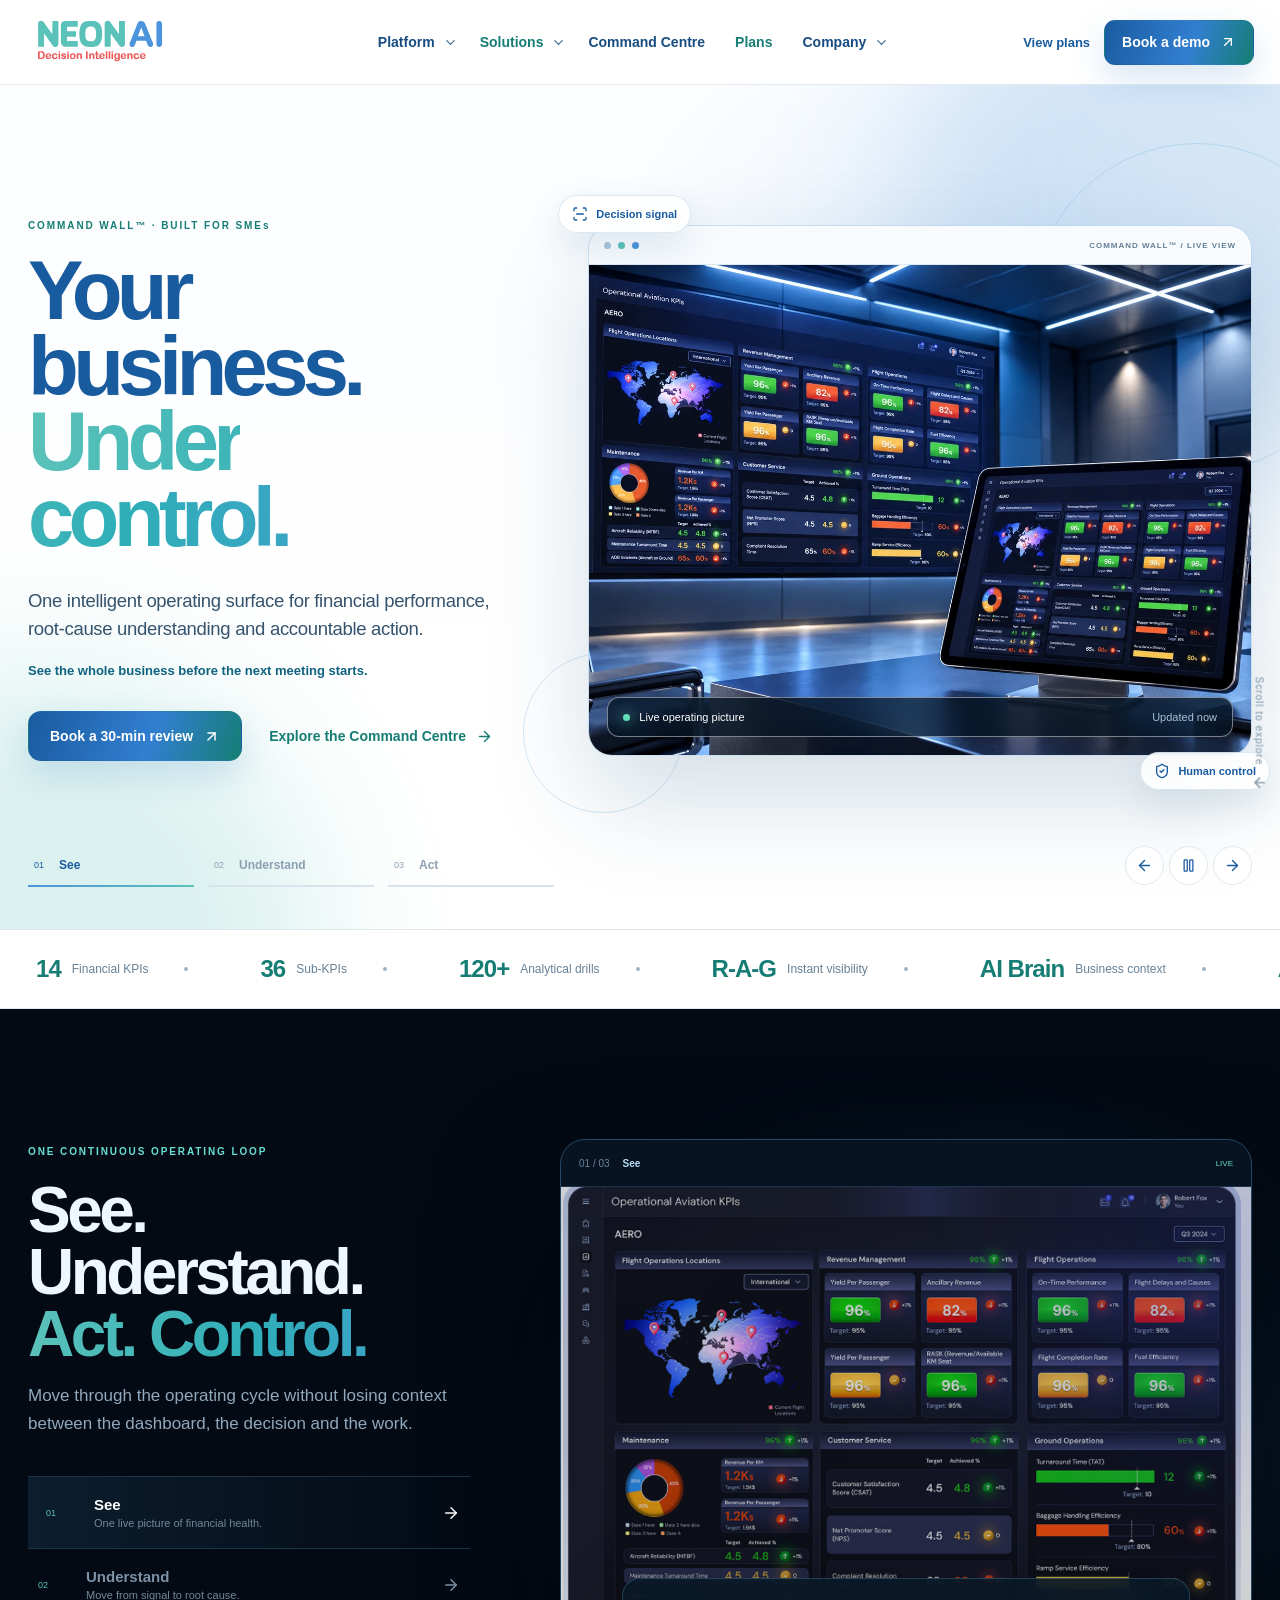
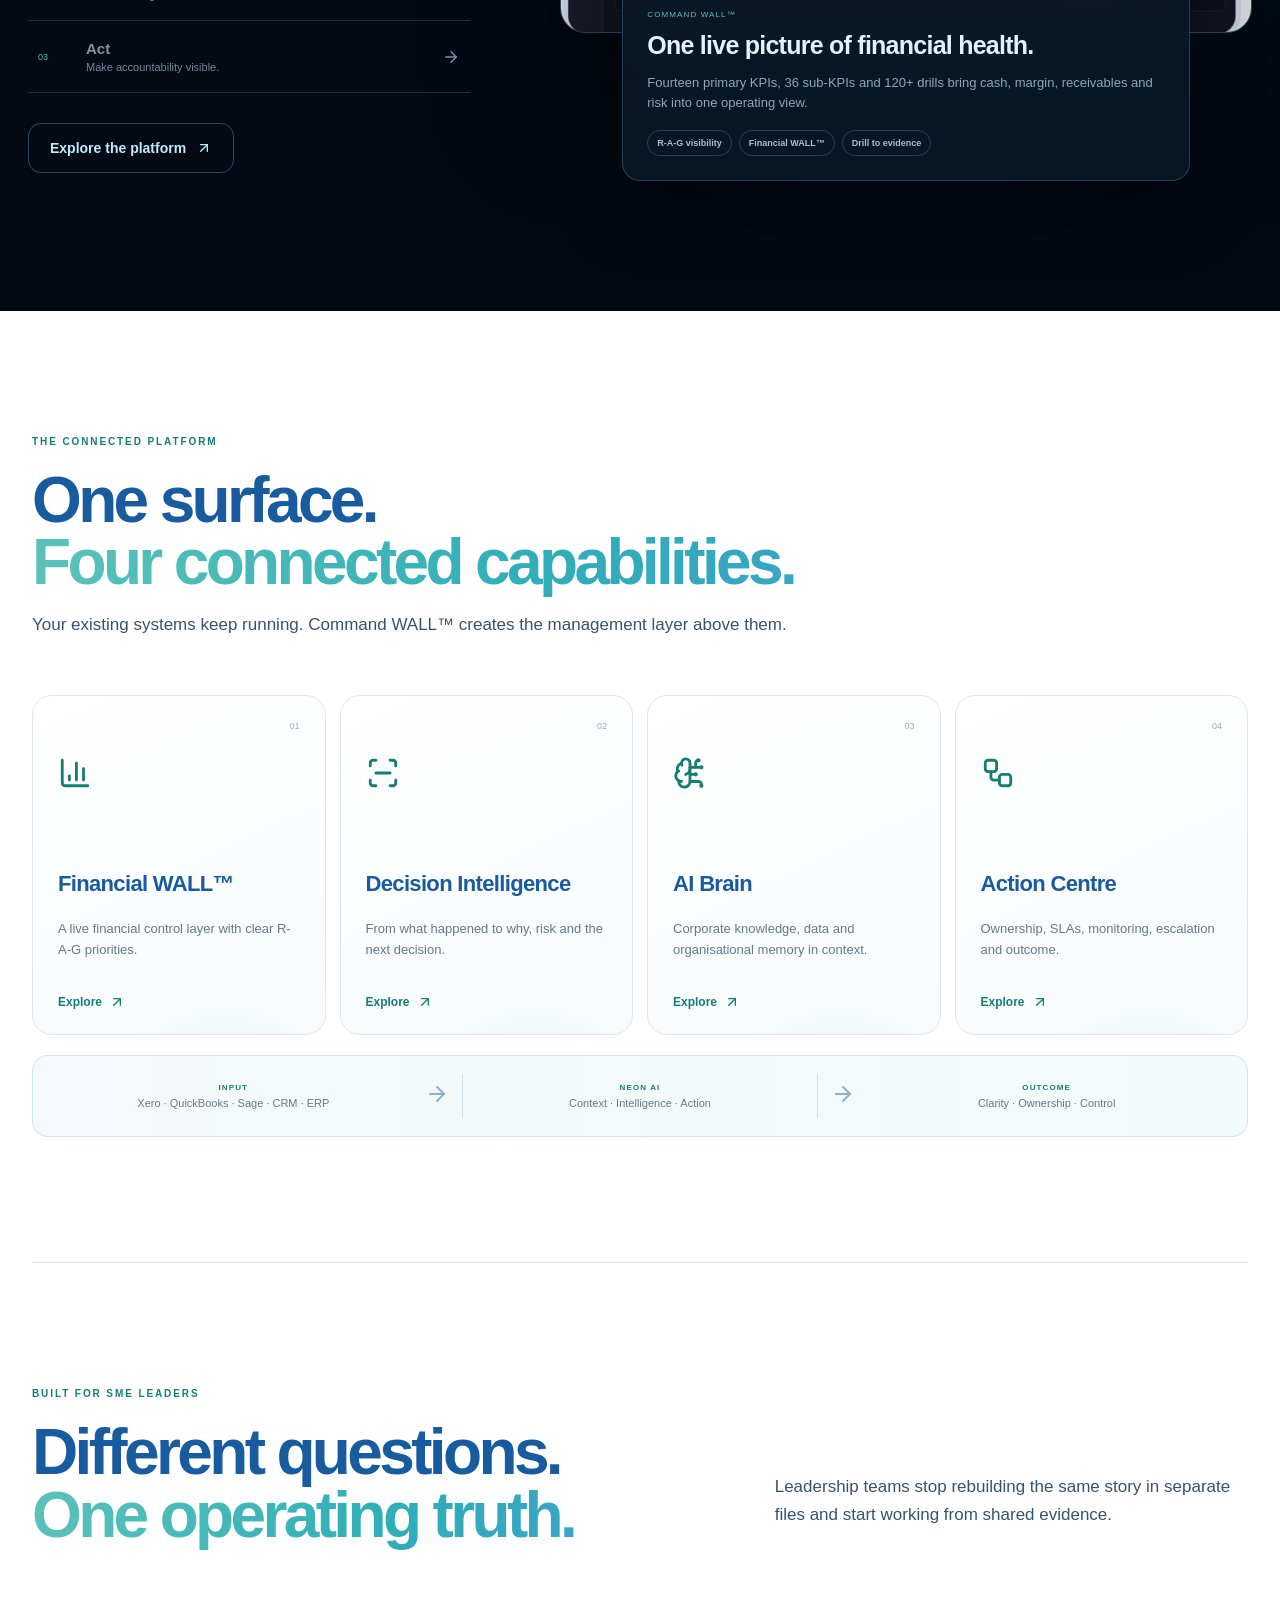
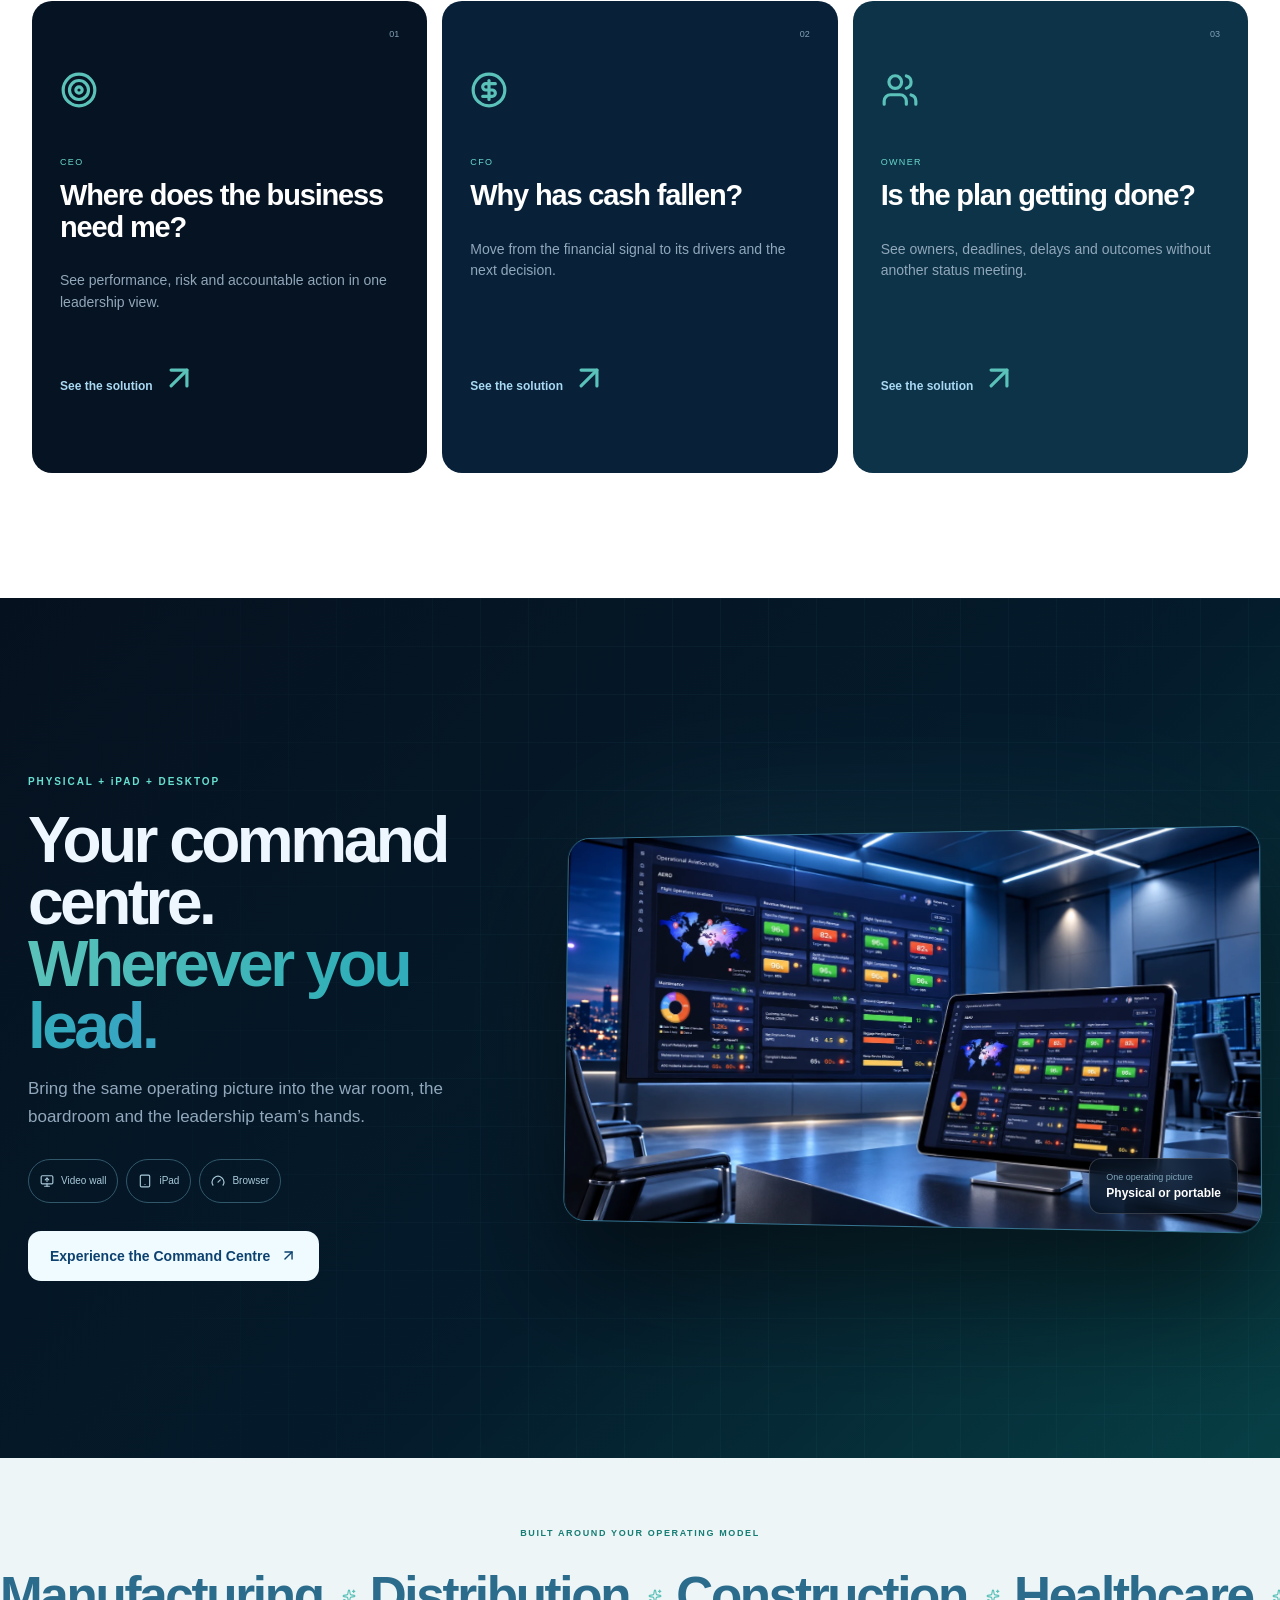
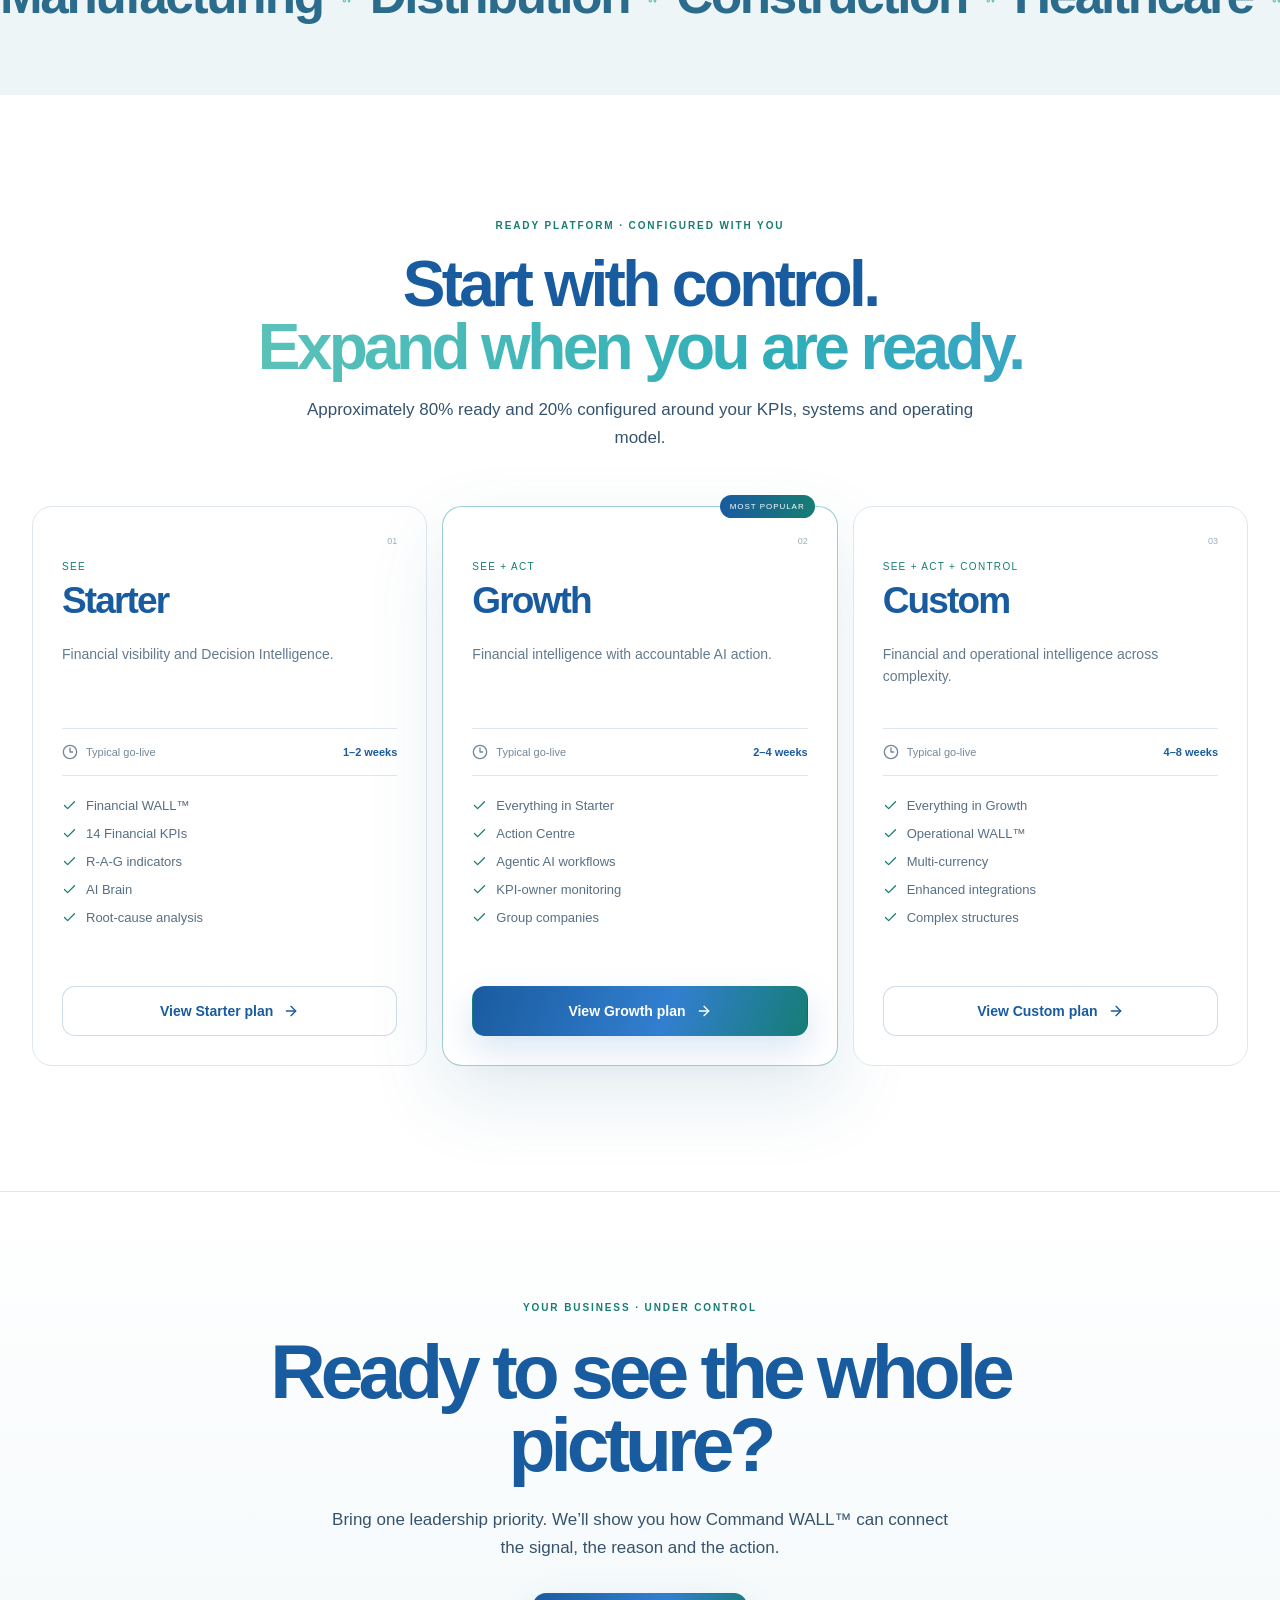
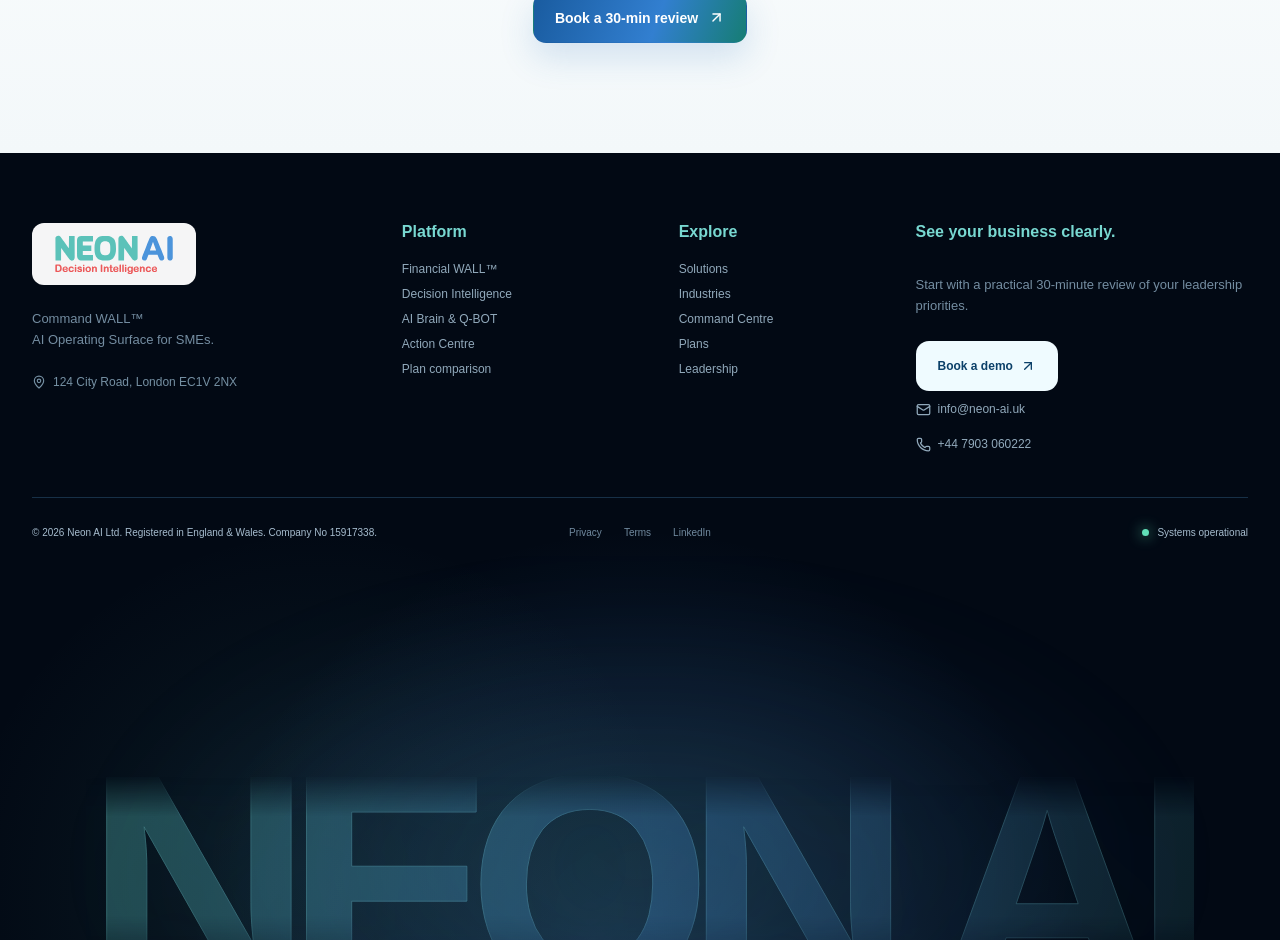
<file: index.html>
<!DOCTYPE html><html lang="en"><head><meta charSet="utf-8"/><meta name="viewport" content="width=device-width, initial-scale=1"/><link rel="preload" as="image" href="/assets/neon-logo.svg"/><link rel="preload" as="image" href="/assets/command-centre-ipad.webp"/><link rel="preload" as="image" href="/assets/v7-1.png"/><link rel="stylesheet" href="/_next/static/chunks/2rkn5nt3axmb6.css" data-precedence="next"/><link rel="preload" as="script" fetchPriority="low" href="/_next/static/chunks/0q7czltkgn3qh.js"/><script src="/_next/static/chunks/22y6wvv-_re20.js" async=""></script><script src="/_next/static/chunks/30ie7z9i1k572.js" async=""></script><script src="/_next/static/chunks/3zmhy5np4pm-w.js" async=""></script><script src="/_next/static/chunks/turbopack-1yi97q2lp8ugo.js" async=""></script><script src="/_next/static/chunks/0-4zpttn2a9wb.js" async=""></script><script src="/_next/static/chunks/3agka_bjuz1-q.js" async=""></script><title>Command WALL™ | Neon AI — Your business. Under control.</title><meta name="description" content="AI Operating Surface for SMEs. Financial WALL™, Decision Intelligence, AI Brain and accountable action. Physical Command Centre, iPad and mobile."/><meta name="codex-preview" content="development"/><link rel="shortcut icon" href="/assets/neon-logo.svg"/><link rel="icon" href="/assets/neon-logo.svg"/><script src="/_next/static/chunks/0cz1d0mv5g_q7.js" noModule=""></script></head><body class="antialiased"><div hidden=""><!--$--><!--/$--></div><div class="neon-cursor" aria-hidden="true"><span class="neon-cursor-halo"></span><span class="neon-cursor-dot"></span></div><header class="site-header"><div class="topbar"><a aria-label="Neon AI home" href="/"><span class="brand-lockup "><img src="/assets/neon-logo.svg" alt="Neon AI" width="140" height="66"/></span></a><nav class="desktop-nav" aria-label="Primary navigation"><div class="nav-item"><a href="/platform">Platform</a><button class="nav-toggle" aria-label="Open Platform menu" aria-expanded="false"><svg xmlns="http://www.w3.org/2000/svg" width="15" height="15" viewBox="0 0 24 24" fill="none" stroke="currentColor" stroke-width="2" stroke-linecap="round" stroke-linejoin="round" class="lucide lucide-chevron-down" aria-hidden="true"><path d="m6 9 6 6 6-6"></path></svg></button></div><div class="nav-item"><a href="/solutions">Solutions</a><button class="nav-toggle" aria-label="Open Solutions menu" aria-expanded="false"><svg xmlns="http://www.w3.org/2000/svg" width="15" height="15" viewBox="0 0 24 24" fill="none" stroke="currentColor" stroke-width="2" stroke-linecap="round" stroke-linejoin="round" class="lucide lucide-chevron-down" aria-hidden="true"><path d="m6 9 6 6 6-6"></path></svg></button></div><div class="nav-item"><a href="/command-centre">Command Centre</a></div><div class="nav-item"><a href="/plans">Plans</a></div><div class="nav-item"><a href="/company">Company</a><button class="nav-toggle" aria-label="Open Company menu" aria-expanded="false"><svg xmlns="http://www.w3.org/2000/svg" width="15" height="15" viewBox="0 0 24 24" fill="none" stroke="currentColor" stroke-width="2" stroke-linecap="round" stroke-linejoin="round" class="lucide lucide-chevron-down" aria-hidden="true"><path d="m6 9 6 6 6-6"></path></svg></button></div></nav><div class="header-actions"><a class="quiet-link" href="/plans">View plans</a><a class="button primary compact" href="/contact">Book a demo <svg xmlns="http://www.w3.org/2000/svg" width="16" height="16" viewBox="0 0 24 24" fill="none" stroke="currentColor" stroke-width="2" stroke-linecap="round" stroke-linejoin="round" class="lucide lucide-arrow-up-right" aria-hidden="true"><path d="M7 7h10v10"></path><path d="M7 17 17 7"></path></svg></a><button class="mobile-toggle" aria-label="Open navigation"><svg xmlns="http://www.w3.org/2000/svg" width="24" height="24" viewBox="0 0 24 24" fill="none" stroke="currentColor" stroke-width="2" stroke-linecap="round" stroke-linejoin="round" class="lucide lucide-menu" aria-hidden="true"><path d="M4 5h16"></path><path d="M4 12h16"></path><path d="M4 19h16"></path></svg></button></div></div></header><main><section class="hero" aria-roledescription="carousel" aria-label="Command WALL leadership outcomes"><div class="ambient ambient-a"></div><div class="ambient ambient-b"></div><div class="hero-stage"><div class="hero-copy"><p class="eyebrow">COMMAND WALL™ · BUILT FOR SMEs</p><h1>Your business.<br/><span>Under control.</span></h1><p class="hero-lead">One intelligent operating surface for financial performance, root-cause understanding and accountable action.</p><p class="hero-hook">See the whole business before the next meeting starts.</p><div class="hero-actions"><a class="button primary" href="/contact">Book a 30-min review <svg xmlns="http://www.w3.org/2000/svg" width="17" height="17" viewBox="0 0 24 24" fill="none" stroke="currentColor" stroke-width="2" stroke-linecap="round" stroke-linejoin="round" class="lucide lucide-arrow-up-right" aria-hidden="true"><path d="M7 7h10v10"></path><path d="M7 17 17 7"></path></svg></a><a class="button text" href="/command-centre">Explore the Command Centre<!-- --> <svg xmlns="http://www.w3.org/2000/svg" width="17" height="17" viewBox="0 0 24 24" fill="none" stroke="currentColor" stroke-width="2" stroke-linecap="round" stroke-linejoin="round" class="lucide lucide-arrow-right" aria-hidden="true"><path d="M5 12h14"></path><path d="m12 5 7 7-7 7"></path></svg></a></div></div><div class="hero-visual"><div class="visual-orbit orbit-one"></div><div class="visual-orbit orbit-two"></div><div class="product-shell"><div class="product-chrome"><span></span><span></span><span></span><b>COMMAND WALL™ / LIVE VIEW</b></div><img src="/assets/command-centre-ipad.webp" alt="Neon Command WALL displayed in a leadership command centre and on an iPad"/><div class="glass-status"><i></i><span>Live operating picture</span><b>Updated now</b></div></div><div class="floating-chip chip-one"><svg xmlns="http://www.w3.org/2000/svg" width="16" height="16" viewBox="0 0 24 24" fill="none" stroke="currentColor" stroke-width="2" stroke-linecap="round" stroke-linejoin="round" class="lucide lucide-scan-line" aria-hidden="true"><path d="M3 7V5a2 2 0 0 1 2-2h2"></path><path d="M17 3h2a2 2 0 0 1 2 2v2"></path><path d="M21 17v2a2 2 0 0 1-2 2h-2"></path><path d="M7 21H5a2 2 0 0 1-2-2v-2"></path><path d="M7 12h10"></path></svg> Decision signal</div><div class="floating-chip chip-two"><svg xmlns="http://www.w3.org/2000/svg" width="16" height="16" viewBox="0 0 24 24" fill="none" stroke="currentColor" stroke-width="2" stroke-linecap="round" stroke-linejoin="round" class="lucide lucide-shield-check" aria-hidden="true"><path d="M20 13c0 5-3.5 7.5-7.66 8.95a1 1 0 0 1-.67-.01C7.5 20.5 4 18 4 13V6a1 1 0 0 1 1-1c2 0 4.5-1.2 6.24-2.72a1.17 1.17 0 0 1 1.52 0C14.51 3.81 17 5 19 5a1 1 0 0 1 1 1z"></path><path d="m9 12 2 2 4-4"></path></svg> Human control</div></div></div><div class="hero-controls"><div class="slide-tabs"><button class="active" aria-label="Show slide 1"><span>0<!-- -->1</span><b>See</b><i></i></button><button class="" aria-label="Show slide 2"><span>0<!-- -->2</span><b>Understand</b><i></i></button><button class="" aria-label="Show slide 3"><span>0<!-- -->3</span><b>Act</b><i></i></button></div><div class="transport"><button aria-label="Previous slide"><svg xmlns="http://www.w3.org/2000/svg" width="17" height="17" viewBox="0 0 24 24" fill="none" stroke="currentColor" stroke-width="2" stroke-linecap="round" stroke-linejoin="round" class="lucide lucide-arrow-left" aria-hidden="true"><path d="m12 19-7-7 7-7"></path><path d="M19 12H5"></path></svg></button><button aria-label="Pause carousel"><svg xmlns="http://www.w3.org/2000/svg" width="15" height="15" viewBox="0 0 24 24" fill="none" stroke="currentColor" stroke-width="2" stroke-linecap="round" stroke-linejoin="round" class="lucide lucide-pause" aria-hidden="true"><rect x="14" y="3" width="5" height="18" rx="1"></rect><rect x="5" y="3" width="5" height="18" rx="1"></rect></svg></button><button aria-label="Next slide"><svg xmlns="http://www.w3.org/2000/svg" width="17" height="17" viewBox="0 0 24 24" fill="none" stroke="currentColor" stroke-width="2" stroke-linecap="round" stroke-linejoin="round" class="lucide lucide-arrow-right" aria-hidden="true"><path d="M5 12h14"></path><path d="m12 5 7 7-7 7"></path></svg></button></div></div><a class="scroll-cue" href="#control"><span>Scroll to explore</span><svg xmlns="http://www.w3.org/2000/svg" width="16" height="16" viewBox="0 0 24 24" fill="none" stroke="currentColor" stroke-width="2" stroke-linecap="round" stroke-linejoin="round" class="lucide lucide-arrow-down" aria-hidden="true"><path d="M12 5v14"></path><path d="m19 12-7 7-7-7"></path></svg></a></section><div class="metric-rail"><div><span><b>14</b>Financial KPIs<i></i></span><span><b>36</b>Sub-KPIs<i></i></span><span><b>120+</b>Analytical drills<i></i></span><span><b>R-A-G</b>Instant visibility<i></i></span><span><b>AI Brain</b>Business context<i></i></span><span><b>Action</b>Owned outcomes<i></i></span><span><b>14</b>Financial KPIs<i></i></span><span><b>36</b>Sub-KPIs<i></i></span><span><b>120+</b>Analytical drills<i></i></span><span><b>R-A-G</b>Instant visibility<i></i></span><span><b>AI Brain</b>Business context<i></i></span><span><b>Action</b>Owned outcomes<i></i></span></div></div><section class="control-story" id="control"><div class="story-copy reveal"><p class="eyebrow on-dark">ONE CONTINUOUS OPERATING LOOP</p><h2>See. Understand.<br/><span>Act. Control.</span></h2><p>Move through the operating cycle without losing context between the dashboard, the decision and the work.</p><div class="story-tabs"><button class="active"><span>01</span><div><b>See</b><small>One live picture of financial health.</small></div><svg xmlns="http://www.w3.org/2000/svg" width="18" height="18" viewBox="0 0 24 24" fill="none" stroke="currentColor" stroke-width="2" stroke-linecap="round" stroke-linejoin="round" class="lucide lucide-arrow-right" aria-hidden="true"><path d="M5 12h14"></path><path d="m12 5 7 7-7 7"></path></svg></button><button class=""><span>02</span><div><b>Understand</b><small>Move from signal to root cause.</small></div><svg xmlns="http://www.w3.org/2000/svg" width="18" height="18" viewBox="0 0 24 24" fill="none" stroke="currentColor" stroke-width="2" stroke-linecap="round" stroke-linejoin="round" class="lucide lucide-arrow-right" aria-hidden="true"><path d="M5 12h14"></path><path d="m12 5 7 7-7 7"></path></svg></button><button class=""><span>03</span><div><b>Act</b><small>Make accountability visible.</small></div><svg xmlns="http://www.w3.org/2000/svg" width="18" height="18" viewBox="0 0 24 24" fill="none" stroke="currentColor" stroke-width="2" stroke-linecap="round" stroke-linejoin="round" class="lucide lucide-arrow-right" aria-hidden="true"><path d="M5 12h14"></path><path d="m12 5 7 7-7 7"></path></svg></button></div><a class="button ghost-light" href="/platform">Explore the platform <svg xmlns="http://www.w3.org/2000/svg" width="16" height="16" viewBox="0 0 24 24" fill="none" stroke="currentColor" stroke-width="2" stroke-linecap="round" stroke-linejoin="round" class="lucide lucide-arrow-up-right" aria-hidden="true"><path d="M7 7h10v10"></path><path d="M7 17 17 7"></path></svg></a></div><div class="story-product reveal"><div class="story-halo"></div><div class="story-device"><div class="story-device-top"><span>01<!-- --> / 03</span><b>See</b><i>LIVE</i></div><img src="/assets/v7-1.png" alt="See product view"/></div><div class="story-card"><span>COMMAND WALL™</span><h3>One live picture of financial health.</h3><p>Fourteen primary KPIs, 36 sub-KPIs and 120+ drills bring cash, margin, receivables and risk into one operating view.</p><div><b>R-A-G visibility</b><b>Financial WALL™</b><b>Drill to evidence</b></div></div></div></section><section class="section platform-loop"><div class="section-heading reveal"><p class="eyebrow">THE CONNECTED PLATFORM</p><h2>One surface.<br/><span>Four connected capabilities.</span></h2><p>Your existing systems keep running. Command WALL™ creates the management layer above them.</p></div><div class="module-grid reveal"><a href="/platform#financial" class="module-card"><span class="module-index">0<!-- -->1</span><svg xmlns="http://www.w3.org/2000/svg" width="24" height="24" viewBox="0 0 24 24" fill="none" stroke="currentColor" stroke-width="2" stroke-linecap="round" stroke-linejoin="round" class="lucide lucide-chart-column" aria-hidden="true"><path d="M3 3v16a2 2 0 0 0 2 2h16"></path><path d="M18 17V9"></path><path d="M13 17V5"></path><path d="M8 17v-3"></path></svg><h3>Financial WALL™</h3><p>A live financial control layer with clear R-A-G priorities.</p><span class="module-link">Explore <svg xmlns="http://www.w3.org/2000/svg" width="16" height="16" viewBox="0 0 24 24" fill="none" stroke="currentColor" stroke-width="2" stroke-linecap="round" stroke-linejoin="round" class="lucide lucide-arrow-up-right" aria-hidden="true"><path d="M7 7h10v10"></path><path d="M7 17 17 7"></path></svg></span></a><a href="/platform#intelligence" class="module-card"><span class="module-index">0<!-- -->2</span><svg xmlns="http://www.w3.org/2000/svg" width="24" height="24" viewBox="0 0 24 24" fill="none" stroke="currentColor" stroke-width="2" stroke-linecap="round" stroke-linejoin="round" class="lucide lucide-scan-line" aria-hidden="true"><path d="M3 7V5a2 2 0 0 1 2-2h2"></path><path d="M17 3h2a2 2 0 0 1 2 2v2"></path><path d="M21 17v2a2 2 0 0 1-2 2h-2"></path><path d="M7 21H5a2 2 0 0 1-2-2v-2"></path><path d="M7 12h10"></path></svg><h3>Decision Intelligence</h3><p>From what happened to why, risk and the next decision.</p><span class="module-link">Explore <svg xmlns="http://www.w3.org/2000/svg" width="16" height="16" viewBox="0 0 24 24" fill="none" stroke="currentColor" stroke-width="2" stroke-linecap="round" stroke-linejoin="round" class="lucide lucide-arrow-up-right" aria-hidden="true"><path d="M7 7h10v10"></path><path d="M7 17 17 7"></path></svg></span></a><a href="/platform#brain" class="module-card"><span class="module-index">0<!-- -->3</span><svg xmlns="http://www.w3.org/2000/svg" width="24" height="24" viewBox="0 0 24 24" fill="none" stroke="currentColor" stroke-width="2" stroke-linecap="round" stroke-linejoin="round" class="lucide lucide-brain-circuit" aria-hidden="true"><path d="M12 5a3 3 0 1 0-5.997.125 4 4 0 0 0-2.526 5.77 4 4 0 0 0 .556 6.588A4 4 0 1 0 12 18Z"></path><path d="M9 13a4.5 4.5 0 0 0 3-4"></path><path d="M6.003 5.125A3 3 0 0 0 6.401 6.5"></path><path d="M3.477 10.896a4 4 0 0 1 .585-.396"></path><path d="M6 18a4 4 0 0 1-1.967-.516"></path><path d="M12 13h4"></path><path d="M12 18h6a2 2 0 0 1 2 2v1"></path><path d="M12 8h8"></path><path d="M16 8V5a2 2 0 0 1 2-2"></path><circle cx="16" cy="13" r=".5"></circle><circle cx="18" cy="3" r=".5"></circle><circle cx="20" cy="21" r=".5"></circle><circle cx="20" cy="8" r=".5"></circle></svg><h3>AI Brain</h3><p>Corporate knowledge, data and organisational memory in context.</p><span class="module-link">Explore <svg xmlns="http://www.w3.org/2000/svg" width="16" height="16" viewBox="0 0 24 24" fill="none" stroke="currentColor" stroke-width="2" stroke-linecap="round" stroke-linejoin="round" class="lucide lucide-arrow-up-right" aria-hidden="true"><path d="M7 7h10v10"></path><path d="M7 17 17 7"></path></svg></span></a><a href="/platform#action" class="module-card"><span class="module-index">0<!-- -->4</span><svg xmlns="http://www.w3.org/2000/svg" width="24" height="24" viewBox="0 0 24 24" fill="none" stroke="currentColor" stroke-width="2" stroke-linecap="round" stroke-linejoin="round" class="lucide lucide-workflow" aria-hidden="true"><rect width="8" height="8" x="3" y="3" rx="2"></rect><path d="M7 11v4a2 2 0 0 0 2 2h4"></path><rect width="8" height="8" x="13" y="13" rx="2"></rect></svg><h3>Action Centre</h3><p>Ownership, SLAs, monitoring, escalation and outcome.</p><span class="module-link">Explore <svg xmlns="http://www.w3.org/2000/svg" width="16" height="16" viewBox="0 0 24 24" fill="none" stroke="currentColor" stroke-width="2" stroke-linecap="round" stroke-linejoin="round" class="lucide lucide-arrow-up-right" aria-hidden="true"><path d="M7 7h10v10"></path><path d="M7 17 17 7"></path></svg></span></a></div><div class="operating-flow reveal"><span><b>INPUT</b>Xero · QuickBooks · Sage · CRM · ERP</span><i><svg xmlns="http://www.w3.org/2000/svg" width="24" height="24" viewBox="0 0 24 24" fill="none" stroke="currentColor" stroke-width="2" stroke-linecap="round" stroke-linejoin="round" class="lucide lucide-arrow-right" aria-hidden="true"><path d="M5 12h14"></path><path d="m12 5 7 7-7 7"></path></svg></i><span class="flow-core"><b>NEON AI</b>Context · Intelligence · Action</span><i><svg xmlns="http://www.w3.org/2000/svg" width="24" height="24" viewBox="0 0 24 24" fill="none" stroke="currentColor" stroke-width="2" stroke-linecap="round" stroke-linejoin="round" class="lucide lucide-arrow-right" aria-hidden="true"><path d="M5 12h14"></path><path d="m12 5 7 7-7 7"></path></svg></i><span><b>OUTCOME</b>Clarity · Ownership · Control</span></div></section><section class="section outcomes" id="leadership"><div class="split-heading reveal"><div><p class="eyebrow">BUILT FOR SME LEADERS</p><h2>Different questions.<br/><span>One operating truth.</span></h2></div><p>Leadership teams stop rebuilding the same story in separate files and start working from shared evidence.</p></div><div class="outcome-grid reveal"><a href="/solutions#ceo"><span>0<!-- -->1</span><svg xmlns="http://www.w3.org/2000/svg" width="24" height="24" viewBox="0 0 24 24" fill="none" stroke="currentColor" stroke-width="2" stroke-linecap="round" stroke-linejoin="round" class="lucide lucide-target" aria-hidden="true"><circle cx="12" cy="12" r="10"></circle><circle cx="12" cy="12" r="6"></circle><circle cx="12" cy="12" r="2"></circle></svg><small>CEO</small><h3>Where does the business need me?</h3><p>See performance, risk and accountable action in one leadership view.</p><b>See the solution <svg xmlns="http://www.w3.org/2000/svg" width="16" height="16" viewBox="0 0 24 24" fill="none" stroke="currentColor" stroke-width="2" stroke-linecap="round" stroke-linejoin="round" class="lucide lucide-arrow-up-right" aria-hidden="true"><path d="M7 7h10v10"></path><path d="M7 17 17 7"></path></svg></b></a><a href="/solutions#cfo"><span>0<!-- -->2</span><svg xmlns="http://www.w3.org/2000/svg" width="24" height="24" viewBox="0 0 24 24" fill="none" stroke="currentColor" stroke-width="2" stroke-linecap="round" stroke-linejoin="round" class="lucide lucide-circle-dollar-sign" aria-hidden="true"><circle cx="12" cy="12" r="10"></circle><path d="M16 8h-6a2 2 0 1 0 0 4h4a2 2 0 1 1 0 4H8"></path><path d="M12 18V6"></path></svg><small>CFO</small><h3>Why has cash fallen?</h3><p>Move from the financial signal to its drivers and the next decision.</p><b>See the solution <svg xmlns="http://www.w3.org/2000/svg" width="16" height="16" viewBox="0 0 24 24" fill="none" stroke="currentColor" stroke-width="2" stroke-linecap="round" stroke-linejoin="round" class="lucide lucide-arrow-up-right" aria-hidden="true"><path d="M7 7h10v10"></path><path d="M7 17 17 7"></path></svg></b></a><a href="/solutions#owner"><span>0<!-- -->3</span><svg xmlns="http://www.w3.org/2000/svg" width="24" height="24" viewBox="0 0 24 24" fill="none" stroke="currentColor" stroke-width="2" stroke-linecap="round" stroke-linejoin="round" class="lucide lucide-users" aria-hidden="true"><path d="M16 21v-2a4 4 0 0 0-4-4H6a4 4 0 0 0-4 4v2"></path><path d="M16 3.128a4 4 0 0 1 0 7.744"></path><path d="M22 21v-2a4 4 0 0 0-3-3.87"></path><circle cx="9" cy="7" r="4"></circle></svg><small>OWNER</small><h3>Is the plan getting done?</h3><p>See owners, deadlines, delays and outcomes without another status meeting.</p><b>See the solution <svg xmlns="http://www.w3.org/2000/svg" width="16" height="16" viewBox="0 0 24 24" fill="none" stroke="currentColor" stroke-width="2" stroke-linecap="round" stroke-linejoin="round" class="lucide lucide-arrow-up-right" aria-hidden="true"><path d="M7 7h10v10"></path><path d="M7 17 17 7"></path></svg></b></a></div></section><section class="command-reveal"><div class="command-copy reveal"><p class="eyebrow on-dark">PHYSICAL + iPAD + DESKTOP</p><h2>Your command centre.<br/><span>Wherever you lead.</span></h2><p>Bring the same operating picture into the war room, the boardroom and the leadership team’s hands.</p><div class="device-pills"><span><svg xmlns="http://www.w3.org/2000/svg" width="24" height="24" viewBox="0 0 24 24" fill="none" stroke="currentColor" stroke-width="2" stroke-linecap="round" stroke-linejoin="round" class="lucide lucide-monitor-up" aria-hidden="true"><path d="m9 10 3-3 3 3"></path><path d="M12 13V7"></path><rect width="20" height="14" x="2" y="3" rx="2"></rect><path d="M12 17v4"></path><path d="M8 21h8"></path></svg> Video wall</span><span><svg xmlns="http://www.w3.org/2000/svg" width="24" height="24" viewBox="0 0 24 24" fill="none" stroke="currentColor" stroke-width="2" stroke-linecap="round" stroke-linejoin="round" class="lucide lucide-tablet" aria-hidden="true"><rect width="16" height="20" x="4" y="2" rx="2" ry="2"></rect><line x1="12" x2="12.01" y1="18" y2="18"></line></svg> iPad</span><span><svg xmlns="http://www.w3.org/2000/svg" width="24" height="24" viewBox="0 0 24 24" fill="none" stroke="currentColor" stroke-width="2" stroke-linecap="round" stroke-linejoin="round" class="lucide lucide-gauge" aria-hidden="true"><path d="m12 14 4-4"></path><path d="M3.34 19a10 10 0 1 1 17.32 0"></path></svg> Browser</span></div><a class="button light" href="/command-centre">Experience the Command Centre <svg xmlns="http://www.w3.org/2000/svg" width="17" height="17" viewBox="0 0 24 24" fill="none" stroke="currentColor" stroke-width="2" stroke-linecap="round" stroke-linejoin="round" class="lucide lucide-arrow-up-right" aria-hidden="true"><path d="M7 7h10v10"></path><path d="M7 17 17 7"></path></svg></a></div><div class="command-device reveal"><div class="device-glow"></div><img src="/assets/command-centre-ipad.webp" alt="Command WALL on a physical display wall and iPad"/><div class="device-caption"><span>One operating picture</span><b>Physical or portable</b></div></div></section><section class="industry-ticker"><p>BUILT AROUND YOUR OPERATING MODEL</p><div><span><a href="/solutions#industries">Manufacturing<svg xmlns="http://www.w3.org/2000/svg" width="14" height="14" viewBox="0 0 24 24" fill="none" stroke="currentColor" stroke-width="2" stroke-linecap="round" stroke-linejoin="round" class="lucide lucide-sparkles" aria-hidden="true"><path d="M11.017 2.814a1 1 0 0 1 1.966 0l1.051 5.558a2 2 0 0 0 1.594 1.594l5.558 1.051a1 1 0 0 1 0 1.966l-5.558 1.051a2 2 0 0 0-1.594 1.594l-1.051 5.558a1 1 0 0 1-1.966 0l-1.051-5.558a2 2 0 0 0-1.594-1.594l-5.558-1.051a1 1 0 0 1 0-1.966l5.558-1.051a2 2 0 0 0 1.594-1.594z"></path><path d="M20 2v4"></path><path d="M22 4h-4"></path><circle cx="4" cy="20" r="2"></circle></svg></a><a href="/solutions#industries">Distribution<svg xmlns="http://www.w3.org/2000/svg" width="14" height="14" viewBox="0 0 24 24" fill="none" stroke="currentColor" stroke-width="2" stroke-linecap="round" stroke-linejoin="round" class="lucide lucide-sparkles" aria-hidden="true"><path d="M11.017 2.814a1 1 0 0 1 1.966 0l1.051 5.558a2 2 0 0 0 1.594 1.594l5.558 1.051a1 1 0 0 1 0 1.966l-5.558 1.051a2 2 0 0 0-1.594 1.594l-1.051 5.558a1 1 0 0 1-1.966 0l-1.051-5.558a2 2 0 0 0-1.594-1.594l-5.558-1.051a1 1 0 0 1 0-1.966l5.558-1.051a2 2 0 0 0 1.594-1.594z"></path><path d="M20 2v4"></path><path d="M22 4h-4"></path><circle cx="4" cy="20" r="2"></circle></svg></a><a href="/solutions#industries">Construction<svg xmlns="http://www.w3.org/2000/svg" width="14" height="14" viewBox="0 0 24 24" fill="none" stroke="currentColor" stroke-width="2" stroke-linecap="round" stroke-linejoin="round" class="lucide lucide-sparkles" aria-hidden="true"><path d="M11.017 2.814a1 1 0 0 1 1.966 0l1.051 5.558a2 2 0 0 0 1.594 1.594l5.558 1.051a1 1 0 0 1 0 1.966l-5.558 1.051a2 2 0 0 0-1.594 1.594l-1.051 5.558a1 1 0 0 1-1.966 0l-1.051-5.558a2 2 0 0 0-1.594-1.594l-5.558-1.051a1 1 0 0 1 0-1.966l5.558-1.051a2 2 0 0 0 1.594-1.594z"></path><path d="M20 2v4"></path><path d="M22 4h-4"></path><circle cx="4" cy="20" r="2"></circle></svg></a><a href="/solutions#industries">Healthcare<svg xmlns="http://www.w3.org/2000/svg" width="14" height="14" viewBox="0 0 24 24" fill="none" stroke="currentColor" stroke-width="2" stroke-linecap="round" stroke-linejoin="round" class="lucide lucide-sparkles" aria-hidden="true"><path d="M11.017 2.814a1 1 0 0 1 1.966 0l1.051 5.558a2 2 0 0 0 1.594 1.594l5.558 1.051a1 1 0 0 1 0 1.966l-5.558 1.051a2 2 0 0 0-1.594 1.594l-1.051 5.558a1 1 0 0 1-1.966 0l-1.051-5.558a2 2 0 0 0-1.594-1.594l-5.558-1.051a1 1 0 0 1 0-1.966l5.558-1.051a2 2 0 0 0 1.594-1.594z"></path><path d="M20 2v4"></path><path d="M22 4h-4"></path><circle cx="4" cy="20" r="2"></circle></svg></a><a href="/solutions#industries">Retail<svg xmlns="http://www.w3.org/2000/svg" width="14" height="14" viewBox="0 0 24 24" fill="none" stroke="currentColor" stroke-width="2" stroke-linecap="round" stroke-linejoin="round" class="lucide lucide-sparkles" aria-hidden="true"><path d="M11.017 2.814a1 1 0 0 1 1.966 0l1.051 5.558a2 2 0 0 0 1.594 1.594l5.558 1.051a1 1 0 0 1 0 1.966l-5.558 1.051a2 2 0 0 0-1.594 1.594l-1.051 5.558a1 1 0 0 1-1.966 0l-1.051-5.558a2 2 0 0 0-1.594-1.594l-5.558-1.051a1 1 0 0 1 0-1.966l5.558-1.051a2 2 0 0 0 1.594-1.594z"></path><path d="M20 2v4"></path><path d="M22 4h-4"></path><circle cx="4" cy="20" r="2"></circle></svg></a><a href="/solutions#industries">Logistics<svg xmlns="http://www.w3.org/2000/svg" width="14" height="14" viewBox="0 0 24 24" fill="none" stroke="currentColor" stroke-width="2" stroke-linecap="round" stroke-linejoin="round" class="lucide lucide-sparkles" aria-hidden="true"><path d="M11.017 2.814a1 1 0 0 1 1.966 0l1.051 5.558a2 2 0 0 0 1.594 1.594l5.558 1.051a1 1 0 0 1 0 1.966l-5.558 1.051a2 2 0 0 0-1.594 1.594l-1.051 5.558a1 1 0 0 1-1.966 0l-1.051-5.558a2 2 0 0 0-1.594-1.594l-5.558-1.051a1 1 0 0 1 0-1.966l5.558-1.051a2 2 0 0 0 1.594-1.594z"></path><path d="M20 2v4"></path><path d="M22 4h-4"></path><circle cx="4" cy="20" r="2"></circle></svg></a><a href="/solutions#industries">Nonprofits<svg xmlns="http://www.w3.org/2000/svg" width="14" height="14" viewBox="0 0 24 24" fill="none" stroke="currentColor" stroke-width="2" stroke-linecap="round" stroke-linejoin="round" class="lucide lucide-sparkles" aria-hidden="true"><path d="M11.017 2.814a1 1 0 0 1 1.966 0l1.051 5.558a2 2 0 0 0 1.594 1.594l5.558 1.051a1 1 0 0 1 0 1.966l-5.558 1.051a2 2 0 0 0-1.594 1.594l-1.051 5.558a1 1 0 0 1-1.966 0l-1.051-5.558a2 2 0 0 0-1.594-1.594l-5.558-1.051a1 1 0 0 1 0-1.966l5.558-1.051a2 2 0 0 0 1.594-1.594z"></path><path d="M20 2v4"></path><path d="M22 4h-4"></path><circle cx="4" cy="20" r="2"></circle></svg></a><a href="/solutions#industries">Legal<svg xmlns="http://www.w3.org/2000/svg" width="14" height="14" viewBox="0 0 24 24" fill="none" stroke="currentColor" stroke-width="2" stroke-linecap="round" stroke-linejoin="round" class="lucide lucide-sparkles" aria-hidden="true"><path d="M11.017 2.814a1 1 0 0 1 1.966 0l1.051 5.558a2 2 0 0 0 1.594 1.594l5.558 1.051a1 1 0 0 1 0 1.966l-5.558 1.051a2 2 0 0 0-1.594 1.594l-1.051 5.558a1 1 0 0 1-1.966 0l-1.051-5.558a2 2 0 0 0-1.594-1.594l-5.558-1.051a1 1 0 0 1 0-1.966l5.558-1.051a2 2 0 0 0 1.594-1.594z"></path><path d="M20 2v4"></path><path d="M22 4h-4"></path><circle cx="4" cy="20" r="2"></circle></svg></a><a href="/solutions#industries">Manufacturing<svg xmlns="http://www.w3.org/2000/svg" width="14" height="14" viewBox="0 0 24 24" fill="none" stroke="currentColor" stroke-width="2" stroke-linecap="round" stroke-linejoin="round" class="lucide lucide-sparkles" aria-hidden="true"><path d="M11.017 2.814a1 1 0 0 1 1.966 0l1.051 5.558a2 2 0 0 0 1.594 1.594l5.558 1.051a1 1 0 0 1 0 1.966l-5.558 1.051a2 2 0 0 0-1.594 1.594l-1.051 5.558a1 1 0 0 1-1.966 0l-1.051-5.558a2 2 0 0 0-1.594-1.594l-5.558-1.051a1 1 0 0 1 0-1.966l5.558-1.051a2 2 0 0 0 1.594-1.594z"></path><path d="M20 2v4"></path><path d="M22 4h-4"></path><circle cx="4" cy="20" r="2"></circle></svg></a><a href="/solutions#industries">Distribution<svg xmlns="http://www.w3.org/2000/svg" width="14" height="14" viewBox="0 0 24 24" fill="none" stroke="currentColor" stroke-width="2" stroke-linecap="round" stroke-linejoin="round" class="lucide lucide-sparkles" aria-hidden="true"><path d="M11.017 2.814a1 1 0 0 1 1.966 0l1.051 5.558a2 2 0 0 0 1.594 1.594l5.558 1.051a1 1 0 0 1 0 1.966l-5.558 1.051a2 2 0 0 0-1.594 1.594l-1.051 5.558a1 1 0 0 1-1.966 0l-1.051-5.558a2 2 0 0 0-1.594-1.594l-5.558-1.051a1 1 0 0 1 0-1.966l5.558-1.051a2 2 0 0 0 1.594-1.594z"></path><path d="M20 2v4"></path><path d="M22 4h-4"></path><circle cx="4" cy="20" r="2"></circle></svg></a><a href="/solutions#industries">Construction<svg xmlns="http://www.w3.org/2000/svg" width="14" height="14" viewBox="0 0 24 24" fill="none" stroke="currentColor" stroke-width="2" stroke-linecap="round" stroke-linejoin="round" class="lucide lucide-sparkles" aria-hidden="true"><path d="M11.017 2.814a1 1 0 0 1 1.966 0l1.051 5.558a2 2 0 0 0 1.594 1.594l5.558 1.051a1 1 0 0 1 0 1.966l-5.558 1.051a2 2 0 0 0-1.594 1.594l-1.051 5.558a1 1 0 0 1-1.966 0l-1.051-5.558a2 2 0 0 0-1.594-1.594l-5.558-1.051a1 1 0 0 1 0-1.966l5.558-1.051a2 2 0 0 0 1.594-1.594z"></path><path d="M20 2v4"></path><path d="M22 4h-4"></path><circle cx="4" cy="20" r="2"></circle></svg></a><a href="/solutions#industries">Healthcare<svg xmlns="http://www.w3.org/2000/svg" width="14" height="14" viewBox="0 0 24 24" fill="none" stroke="currentColor" stroke-width="2" stroke-linecap="round" stroke-linejoin="round" class="lucide lucide-sparkles" aria-hidden="true"><path d="M11.017 2.814a1 1 0 0 1 1.966 0l1.051 5.558a2 2 0 0 0 1.594 1.594l5.558 1.051a1 1 0 0 1 0 1.966l-5.558 1.051a2 2 0 0 0-1.594 1.594l-1.051 5.558a1 1 0 0 1-1.966 0l-1.051-5.558a2 2 0 0 0-1.594-1.594l-5.558-1.051a1 1 0 0 1 0-1.966l5.558-1.051a2 2 0 0 0 1.594-1.594z"></path><path d="M20 2v4"></path><path d="M22 4h-4"></path><circle cx="4" cy="20" r="2"></circle></svg></a><a href="/solutions#industries">Retail<svg xmlns="http://www.w3.org/2000/svg" width="14" height="14" viewBox="0 0 24 24" fill="none" stroke="currentColor" stroke-width="2" stroke-linecap="round" stroke-linejoin="round" class="lucide lucide-sparkles" aria-hidden="true"><path d="M11.017 2.814a1 1 0 0 1 1.966 0l1.051 5.558a2 2 0 0 0 1.594 1.594l5.558 1.051a1 1 0 0 1 0 1.966l-5.558 1.051a2 2 0 0 0-1.594 1.594l-1.051 5.558a1 1 0 0 1-1.966 0l-1.051-5.558a2 2 0 0 0-1.594-1.594l-5.558-1.051a1 1 0 0 1 0-1.966l5.558-1.051a2 2 0 0 0 1.594-1.594z"></path><path d="M20 2v4"></path><path d="M22 4h-4"></path><circle cx="4" cy="20" r="2"></circle></svg></a><a href="/solutions#industries">Logistics<svg xmlns="http://www.w3.org/2000/svg" width="14" height="14" viewBox="0 0 24 24" fill="none" stroke="currentColor" stroke-width="2" stroke-linecap="round" stroke-linejoin="round" class="lucide lucide-sparkles" aria-hidden="true"><path d="M11.017 2.814a1 1 0 0 1 1.966 0l1.051 5.558a2 2 0 0 0 1.594 1.594l5.558 1.051a1 1 0 0 1 0 1.966l-5.558 1.051a2 2 0 0 0-1.594 1.594l-1.051 5.558a1 1 0 0 1-1.966 0l-1.051-5.558a2 2 0 0 0-1.594-1.594l-5.558-1.051a1 1 0 0 1 0-1.966l5.558-1.051a2 2 0 0 0 1.594-1.594z"></path><path d="M20 2v4"></path><path d="M22 4h-4"></path><circle cx="4" cy="20" r="2"></circle></svg></a><a href="/solutions#industries">Nonprofits<svg xmlns="http://www.w3.org/2000/svg" width="14" height="14" viewBox="0 0 24 24" fill="none" stroke="currentColor" stroke-width="2" stroke-linecap="round" stroke-linejoin="round" class="lucide lucide-sparkles" aria-hidden="true"><path d="M11.017 2.814a1 1 0 0 1 1.966 0l1.051 5.558a2 2 0 0 0 1.594 1.594l5.558 1.051a1 1 0 0 1 0 1.966l-5.558 1.051a2 2 0 0 0-1.594 1.594l-1.051 5.558a1 1 0 0 1-1.966 0l-1.051-5.558a2 2 0 0 0-1.594-1.594l-5.558-1.051a1 1 0 0 1 0-1.966l5.558-1.051a2 2 0 0 0 1.594-1.594z"></path><path d="M20 2v4"></path><path d="M22 4h-4"></path><circle cx="4" cy="20" r="2"></circle></svg></a><a href="/solutions#industries">Legal<svg xmlns="http://www.w3.org/2000/svg" width="14" height="14" viewBox="0 0 24 24" fill="none" stroke="currentColor" stroke-width="2" stroke-linecap="round" stroke-linejoin="round" class="lucide lucide-sparkles" aria-hidden="true"><path d="M11.017 2.814a1 1 0 0 1 1.966 0l1.051 5.558a2 2 0 0 0 1.594 1.594l5.558 1.051a1 1 0 0 1 0 1.966l-5.558 1.051a2 2 0 0 0-1.594 1.594l-1.051 5.558a1 1 0 0 1-1.966 0l-1.051-5.558a2 2 0 0 0-1.594-1.594l-5.558-1.051a1 1 0 0 1 0-1.966l5.558-1.051a2 2 0 0 0 1.594-1.594z"></path><path d="M20 2v4"></path><path d="M22 4h-4"></path><circle cx="4" cy="20" r="2"></circle></svg></a></span></div></section><section class="section plans-preview"><div class="section-heading centered reveal"><p class="eyebrow">READY PLATFORM · CONFIGURED WITH YOU</p><h2>Start with control.<br/><span>Expand when you are ready.</span></h2><p>Approximately 80% ready and 20% configured around your KPIs, systems and operating model.</p></div><div class="plan-grid reveal"><article id="starter" class="plan-card"><span>0<!-- -->1</span><small>See</small><h3>Starter</h3><p>Financial visibility and Decision Intelligence.</p><div class="live-time"><svg xmlns="http://www.w3.org/2000/svg" width="16" height="16" viewBox="0 0 24 24" fill="none" stroke="currentColor" stroke-width="2" stroke-linecap="round" stroke-linejoin="round" class="lucide lucide-clock3 lucide-clock-3" aria-hidden="true"><circle cx="12" cy="12" r="10"></circle><path d="M12 6v6h4"></path></svg> Typical go-live <b>1–2 weeks</b></div><ul><li><svg xmlns="http://www.w3.org/2000/svg" width="15" height="15" viewBox="0 0 24 24" fill="none" stroke="currentColor" stroke-width="2" stroke-linecap="round" stroke-linejoin="round" class="lucide lucide-check" aria-hidden="true"><path d="M20 6 9 17l-5-5"></path></svg>Financial WALL™</li><li><svg xmlns="http://www.w3.org/2000/svg" width="15" height="15" viewBox="0 0 24 24" fill="none" stroke="currentColor" stroke-width="2" stroke-linecap="round" stroke-linejoin="round" class="lucide lucide-check" aria-hidden="true"><path d="M20 6 9 17l-5-5"></path></svg>14 Financial KPIs</li><li><svg xmlns="http://www.w3.org/2000/svg" width="15" height="15" viewBox="0 0 24 24" fill="none" stroke="currentColor" stroke-width="2" stroke-linecap="round" stroke-linejoin="round" class="lucide lucide-check" aria-hidden="true"><path d="M20 6 9 17l-5-5"></path></svg>R-A-G indicators</li><li><svg xmlns="http://www.w3.org/2000/svg" width="15" height="15" viewBox="0 0 24 24" fill="none" stroke="currentColor" stroke-width="2" stroke-linecap="round" stroke-linejoin="round" class="lucide lucide-check" aria-hidden="true"><path d="M20 6 9 17l-5-5"></path></svg>AI Brain</li><li><svg xmlns="http://www.w3.org/2000/svg" width="15" height="15" viewBox="0 0 24 24" fill="none" stroke="currentColor" stroke-width="2" stroke-linecap="round" stroke-linejoin="round" class="lucide lucide-check" aria-hidden="true"><path d="M20 6 9 17l-5-5"></path></svg>Root-cause analysis</li></ul><a class="button outline" href="/plans#starter">View <!-- -->Starter<!-- --> plan <svg xmlns="http://www.w3.org/2000/svg" width="16" height="16" viewBox="0 0 24 24" fill="none" stroke="currentColor" stroke-width="2" stroke-linecap="round" stroke-linejoin="round" class="lucide lucide-arrow-right" aria-hidden="true"><path d="M5 12h14"></path><path d="m12 5 7 7-7 7"></path></svg></a></article><article id="growth" class="plan-card featured"><em>MOST POPULAR</em><span>0<!-- -->2</span><small>See + Act</small><h3>Growth</h3><p>Financial intelligence with accountable AI action.</p><div class="live-time"><svg xmlns="http://www.w3.org/2000/svg" width="16" height="16" viewBox="0 0 24 24" fill="none" stroke="currentColor" stroke-width="2" stroke-linecap="round" stroke-linejoin="round" class="lucide lucide-clock3 lucide-clock-3" aria-hidden="true"><circle cx="12" cy="12" r="10"></circle><path d="M12 6v6h4"></path></svg> Typical go-live <b>2–4 weeks</b></div><ul><li><svg xmlns="http://www.w3.org/2000/svg" width="15" height="15" viewBox="0 0 24 24" fill="none" stroke="currentColor" stroke-width="2" stroke-linecap="round" stroke-linejoin="round" class="lucide lucide-check" aria-hidden="true"><path d="M20 6 9 17l-5-5"></path></svg>Everything in Starter</li><li><svg xmlns="http://www.w3.org/2000/svg" width="15" height="15" viewBox="0 0 24 24" fill="none" stroke="currentColor" stroke-width="2" stroke-linecap="round" stroke-linejoin="round" class="lucide lucide-check" aria-hidden="true"><path d="M20 6 9 17l-5-5"></path></svg>Action Centre</li><li><svg xmlns="http://www.w3.org/2000/svg" width="15" height="15" viewBox="0 0 24 24" fill="none" stroke="currentColor" stroke-width="2" stroke-linecap="round" stroke-linejoin="round" class="lucide lucide-check" aria-hidden="true"><path d="M20 6 9 17l-5-5"></path></svg>Agentic AI workflows</li><li><svg xmlns="http://www.w3.org/2000/svg" width="15" height="15" viewBox="0 0 24 24" fill="none" stroke="currentColor" stroke-width="2" stroke-linecap="round" stroke-linejoin="round" class="lucide lucide-check" aria-hidden="true"><path d="M20 6 9 17l-5-5"></path></svg>KPI-owner monitoring</li><li><svg xmlns="http://www.w3.org/2000/svg" width="15" height="15" viewBox="0 0 24 24" fill="none" stroke="currentColor" stroke-width="2" stroke-linecap="round" stroke-linejoin="round" class="lucide lucide-check" aria-hidden="true"><path d="M20 6 9 17l-5-5"></path></svg>Group companies</li></ul><a class="button primary" href="/plans#growth">View <!-- -->Growth<!-- --> plan <svg xmlns="http://www.w3.org/2000/svg" width="16" height="16" viewBox="0 0 24 24" fill="none" stroke="currentColor" stroke-width="2" stroke-linecap="round" stroke-linejoin="round" class="lucide lucide-arrow-right" aria-hidden="true"><path d="M5 12h14"></path><path d="m12 5 7 7-7 7"></path></svg></a></article><article id="custom" class="plan-card"><span>0<!-- -->3</span><small>See + Act + Control</small><h3>Custom</h3><p>Financial and operational intelligence across complexity.</p><div class="live-time"><svg xmlns="http://www.w3.org/2000/svg" width="16" height="16" viewBox="0 0 24 24" fill="none" stroke="currentColor" stroke-width="2" stroke-linecap="round" stroke-linejoin="round" class="lucide lucide-clock3 lucide-clock-3" aria-hidden="true"><circle cx="12" cy="12" r="10"></circle><path d="M12 6v6h4"></path></svg> Typical go-live <b>4–8 weeks</b></div><ul><li><svg xmlns="http://www.w3.org/2000/svg" width="15" height="15" viewBox="0 0 24 24" fill="none" stroke="currentColor" stroke-width="2" stroke-linecap="round" stroke-linejoin="round" class="lucide lucide-check" aria-hidden="true"><path d="M20 6 9 17l-5-5"></path></svg>Everything in Growth</li><li><svg xmlns="http://www.w3.org/2000/svg" width="15" height="15" viewBox="0 0 24 24" fill="none" stroke="currentColor" stroke-width="2" stroke-linecap="round" stroke-linejoin="round" class="lucide lucide-check" aria-hidden="true"><path d="M20 6 9 17l-5-5"></path></svg>Operational WALL™</li><li><svg xmlns="http://www.w3.org/2000/svg" width="15" height="15" viewBox="0 0 24 24" fill="none" stroke="currentColor" stroke-width="2" stroke-linecap="round" stroke-linejoin="round" class="lucide lucide-check" aria-hidden="true"><path d="M20 6 9 17l-5-5"></path></svg>Multi-currency</li><li><svg xmlns="http://www.w3.org/2000/svg" width="15" height="15" viewBox="0 0 24 24" fill="none" stroke="currentColor" stroke-width="2" stroke-linecap="round" stroke-linejoin="round" class="lucide lucide-check" aria-hidden="true"><path d="M20 6 9 17l-5-5"></path></svg>Enhanced integrations</li><li><svg xmlns="http://www.w3.org/2000/svg" width="15" height="15" viewBox="0 0 24 24" fill="none" stroke="currentColor" stroke-width="2" stroke-linecap="round" stroke-linejoin="round" class="lucide lucide-check" aria-hidden="true"><path d="M20 6 9 17l-5-5"></path></svg>Complex structures</li></ul><a class="button outline" href="/plans#custom">View <!-- -->Custom<!-- --> plan <svg xmlns="http://www.w3.org/2000/svg" width="16" height="16" viewBox="0 0 24 24" fill="none" stroke="currentColor" stroke-width="2" stroke-linecap="round" stroke-linejoin="round" class="lucide lucide-arrow-right" aria-hidden="true"><path d="M5 12h14"></path><path d="m12 5 7 7-7 7"></path></svg></a></article></div></section><section class="final-cta"><p class="eyebrow">YOUR BUSINESS · UNDER CONTROL</p><h2>Ready to see the whole picture?</h2><p>Bring one leadership priority. We’ll show you how Command WALL™ can connect the signal, the reason and the action.</p><a class="button primary" href="/contact">Book a 30-min review <svg xmlns="http://www.w3.org/2000/svg" width="17" height="17" viewBox="0 0 24 24" fill="none" stroke="currentColor" stroke-width="2" stroke-linecap="round" stroke-linejoin="round" class="lucide lucide-arrow-up-right" aria-hidden="true"><path d="M7 7h10v10"></path><path d="M7 17 17 7"></path></svg></a></section></main><footer class="site-footer"><div class="footer-top"><div><span class="brand-lockup light"><img src="/assets/neon-logo.svg" alt="Neon AI" width="140" height="66"/></span><p>Command WALL™<br/>AI Operating Surface for SMEs.</p><span class="footer-address"><svg xmlns="http://www.w3.org/2000/svg" width="14" height="14" viewBox="0 0 24 24" fill="none" stroke="currentColor" stroke-width="2" stroke-linecap="round" stroke-linejoin="round" class="lucide lucide-map-pin" aria-hidden="true"><path d="M20 10c0 4.993-5.539 10.193-7.399 11.799a1 1 0 0 1-1.202 0C9.539 20.193 4 14.993 4 10a8 8 0 0 1 16 0"></path><circle cx="12" cy="10" r="3"></circle></svg>124 City Road, London EC1V 2NX</span></div><div><h3>Platform</h3><a href="/platform#financial">Financial WALL™</a><a href="/platform#intelligence">Decision Intelligence</a><a href="/platform#brain">AI Brain &amp; Q-BOT</a><a href="/solutions#action">Action Centre</a><a href="/plans#comparison">Plan comparison</a></div><div><h3>Explore</h3><a href="/solutions">Solutions</a><a href="/solutions#industries">Industries</a><a href="/command-centre">Command Centre</a><a href="/plans">Plans</a><a href="/company#leadership">Leadership</a></div><div class="footer-contact"><h3>See your business clearly.</h3><p>Start with a practical 30-minute review of your leadership priorities.</p><a class="button light" href="/contact">Book a demo <svg xmlns="http://www.w3.org/2000/svg" width="16" height="16" viewBox="0 0 24 24" fill="none" stroke="currentColor" stroke-width="2" stroke-linecap="round" stroke-linejoin="round" class="lucide lucide-arrow-up-right" aria-hidden="true"><path d="M7 7h10v10"></path><path d="M7 17 17 7"></path></svg></a><a href="mailto:info@neon-ai.uk"><svg xmlns="http://www.w3.org/2000/svg" width="15" height="15" viewBox="0 0 24 24" fill="none" stroke="currentColor" stroke-width="2" stroke-linecap="round" stroke-linejoin="round" class="lucide lucide-mail" aria-hidden="true"><path d="m22 7-8.991 5.727a2 2 0 0 1-2.009 0L2 7"></path><rect x="2" y="4" width="20" height="16" rx="2"></rect></svg> info@neon-ai.uk</a><a href="tel:+447903060222"><svg xmlns="http://www.w3.org/2000/svg" width="15" height="15" viewBox="0 0 24 24" fill="none" stroke="currentColor" stroke-width="2" stroke-linecap="round" stroke-linejoin="round" class="lucide lucide-phone" aria-hidden="true"><path d="M13.832 16.568a1 1 0 0 0 1.213-.303l.355-.465A2 2 0 0 1 17 15h3a2 2 0 0 1 2 2v3a2 2 0 0 1-2 2A18 18 0 0 1 2 4a2 2 0 0 1 2-2h3a2 2 0 0 1 2 2v3a2 2 0 0 1-.8 1.6l-.468.351a1 1 0 0 0-.292 1.233 14 14 0 0 0 6.392 6.384"></path></svg> +44 7903 060222</a></div></div><div class="footer-bottom"><span>© 2026 Neon AI Ltd. Registered in England &amp; Wales. Company No 15917338.</span><div><a href="/privacy">Privacy</a><a href="/terms">Terms</a><a href="https://www.linkedin.com/company/neonai/" target="_blank" rel="noreferrer">LinkedIn</a></div><span class="system-status"><i></i> Systems operational</span></div><div class="footer-mark" aria-hidden="true"><span>NEON AI</span></div></footer><!--$--><!--/$--><script src="/_next/static/chunks/0q7czltkgn3qh.js" id="_R_" async=""></script><script>(self.__next_f=self.__next_f||[]).push([0])</script><script>self.__next_f.push([1,"1:\"$Sreact.fragment\"\n2:I[96726,[\"/_next/static/chunks/0-4zpttn2a9wb.js\"],\"default\"]\n3:I[15914,[\"/_next/static/chunks/0-4zpttn2a9wb.js\"],\"default\"]\n4:I[25173,[\"/_next/static/chunks/0-4zpttn2a9wb.js\",\"/_next/static/chunks/3agka_bjuz1-q.js\"],\"HomePage\"]\n5:I[52800,[\"/_next/static/chunks/0-4zpttn2a9wb.js\"],\"OutletBoundary\"]\n6:\"$Sreact.suspense\"\n8:I[52800,[\"/_next/static/chunks/0-4zpttn2a9wb.js\"],\"ViewportBoundary\"]\na:I[52800,[\"/_next/static/chunks/0-4zpttn2a9wb.js\"],\"MetadataBoundary\"]\nc:I[47276,[\"/_next/static/chunks/0-4zpttn2a9wb.js\"],\"default\",1]\n:HL[\"/_next/static/chunks/2rkn5nt3axmb6.css\",\"style\"]\n0:{\"P\":null,\"c\":[\"\",\"\"],\"q\":\"\",\"i\":false,\"f\":[[[\"\",{\"children\":[\"__PAGE__\",{},\"$undefined\",\"$undefined\",4608]},\"$undefined\",\"$undefined\",4624],[[\"$\",\"$1\",\"c\",{\"children\":[[[\"$\",\"link\",\"0\",{\"rel\":\"stylesheet\",\"href\":\"/_next/static/chunks/2rkn5nt3axmb6.css\",\"precedence\":\"next\",\"crossOrigin\":\"$undefined\",\"nonce\":\"$undefined\"}],[\"$\",\"script\",\"script-0\",{\"src\":\"/_next/static/chunks/0-4zpttn2a9wb.js\",\"async\":true,\"nonce\":\"$undefined\"}]],[\"$\",\"html\",null,{\"lang\":\"en\",\"children\":[\"$\",\"body\",null,{\"className\":\"antialiased\",\"children\":[\"$\",\"$L2\",null,{\"parallelRouterKey\":\"children\",\"error\":\"$undefined\",\"errorStyles\":\"$undefined\",\"errorScripts\":\"$undefined\",\"template\":[\"$\",\"$L3\",null,{}],\"templateStyles\":\"$undefined\",\"templateScripts\":\"$undefined\",\"notFound\":[[[\"$\",\"title\",null,{\"children\":\"404: This page could not be found.\"}],[\"$\",\"div\",null,{\"style\":{\"fontFamily\":\"system-ui,\\\"Segoe UI\\\",Roboto,Helvetica,Arial,sans-serif,\\\"Apple Color Emoji\\\",\\\"Segoe UI Emoji\\\"\",\"height\":\"100vh\",\"textAlign\":\"center\",\"display\":\"flex\",\"flexDirection\":\"column\",\"alignItems\":\"center\",\"justifyContent\":\"center\"},\"children\":[\"$\",\"div\",null,{\"children\":[[\"$\",\"style\",null,{\"dangerouslySetInnerHTML\":{\"__html\":\"body{color:#000;background:#fff;margin:0}.next-error-h1{border-right:1px solid rgba(0,0,0,.3)}@media (prefers-color-scheme:dark){body{color:#fff;background:#000}.next-error-h1{border-right:1px solid rgba(255,255,255,.3)}}\"}}],[\"$\",\"h1\",null,{\"className\":\"next-error-h1\",\"style\":{\"display\":\"inline-block\",\"margin\":\"0 20px 0 0\",\"padding\":\"0 23px 0 0\",\"fontSize\":24,\"fontWeight\":500,\"verticalAlign\":\"top\",\"lineHeight\":\"49px\"},\"children\":404}],[\"$\",\"div\",null,{\"style\":{\"display\":\"inline-block\"},\"children\":[\"$\",\"h2\",null,{\"style\":{\"fontSize\":14,\"fontWeight\":400,\"lineHeight\":\"49px\",\"margin\":0},\"children\":\"This page could not be found.\"}]}]]}]}]],[]],\"forbidden\":\"$undefined\",\"unauthorized\":\"$undefined\"}]}]}]]}],{\"children\":[[\"$\",\"$1\",\"c\",{\"children\":[[\"$\",\"$L4\",null,{}],[[\"$\",\"script\",\"script-0\",{\"src\":\"/_next/static/chunks/3agka_bjuz1-q.js\",\"async\":true,\"nonce\":\"$undefined\"}]],[\"$\",\"$L5\",null,{\"children\":[\"$\",\"$6\",null,{\"name\":\"Next.MetadataOutlet\",\"children\":\"$@7\"}]}]]}],{},null,false,null]},null,false,null],[\"$\",\"$1\",\"h\",{\"children\":[null,[\"$\",\"$L8\",null,{\"children\":\"$L9\"}],[\"$\",\"div\",null,{\"hidden\":true,\"children\":[\"$\",\"$La\",null,{\"children\":[\"$\",\"$6\",null,{\"name\":\"Next.Metadata\",\"children\":\"$Lb\"}]}]}],null]}],false]],\"m\":\"$undefined\",\"G\":[\"$c\",[[\"$\",\"link\",\"0\",{\"rel\":\"stylesheet\",\"href\":\"/_next/static/chunks/2rkn5nt3axmb6.css\",\"precedence\":\"next\",\"crossOrigin\":\"$undefined\",\"nonce\":\"$undefined\"}]]],\"S\":true,\"h\":null,\"r\":\"$undefined\",\"s\":\"$undefined\",\"a\":\"$undefined\",\"l\":\"$undefined\",\"p\":\"$undefined\",\"d\":\"$undefined\",\"b\":\"odpQChz72AylX2KNecEHg\"}\n9:[[\"$\",\"meta\",\"0\",{\"charSet\":\"utf-8\"}],[\"$\",\"meta\",\"1\",{\"name\":\"viewport\",\"content\":\"width=device-width, initial-scale=1\"}]]\nd:I[85743,[\"/_next/static/chunks/0-4zpttn2a9wb.js\"],\"IconMark\"]\n7:null\nb:[[\"$\",\"title\",\"0\",{\"children\":\"Command WALL™ | Neon AI — Your business. Under control.\"}],[\"$\",\"meta\",\"1\",{\"name\":\"description\",\"content\":\"AI Operating Surface for SMEs. Financial WALL™, Decision Intelligence, AI Brain and accountable action. Physical Command Centre, iPad and mobile.\"}],[\"$\",\"meta\",\"2\",{\"name\":\"codex-preview\",\"content\":\"development\"}],[\"$\",\"link\",\"3\",{\"rel\":\"shortcut icon\",\"href\":\"/assets/neon-logo.svg\"}],[\"$\",\"link\",\"4\",{\"rel\":\"icon\",\"href\":\"/assets/neon-logo.svg\"}],[\"$\",\"$Ld\",\"5\",{}]]\n"])</script></body></html>
</file>
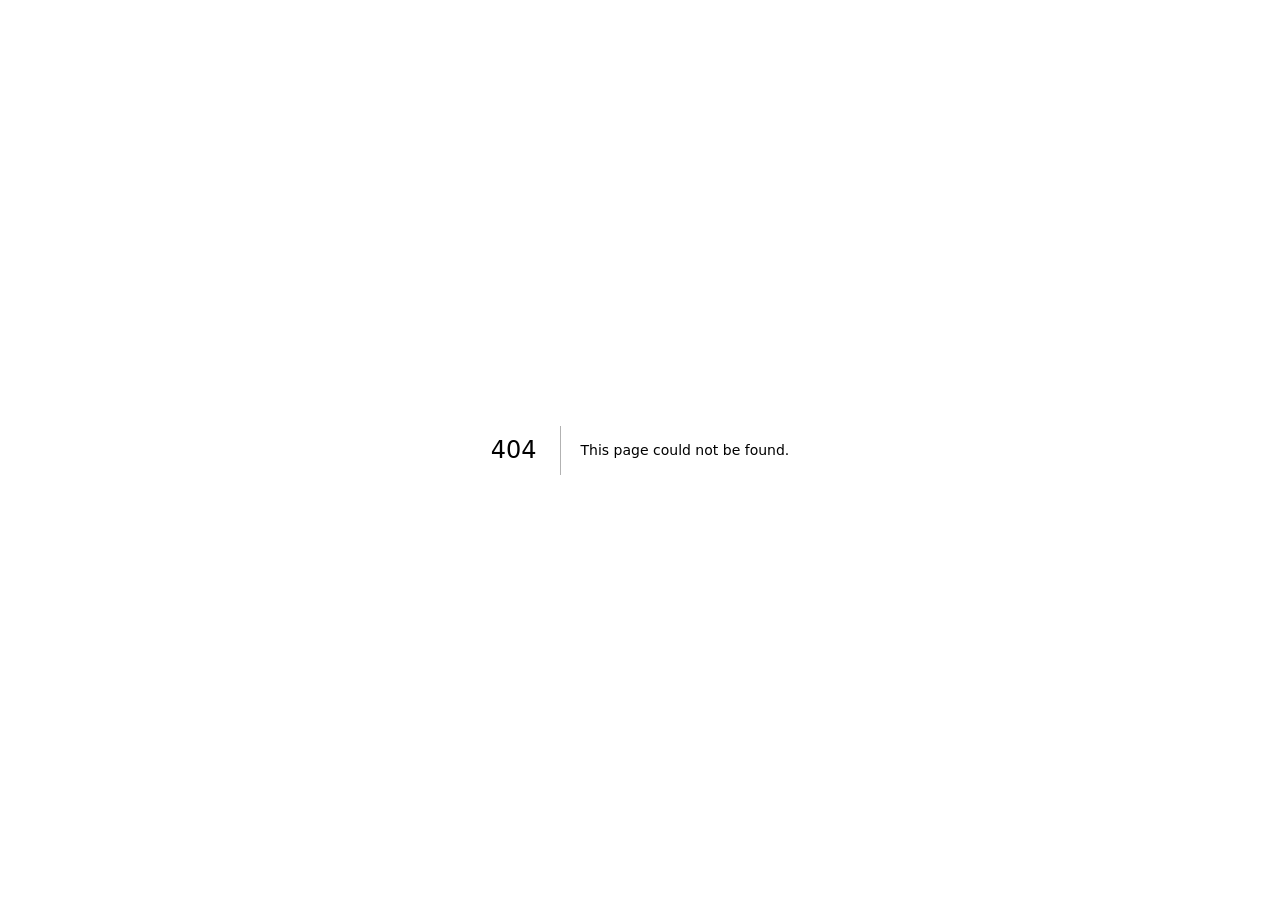
<file: 404/index.html>
<!DOCTYPE html><html lang="en"><head><meta charSet="utf-8"/><meta name="viewport" content="width=device-width, initial-scale=1"/><link rel="stylesheet" href="/_next/static/chunks/2rkn5nt3axmb6.css" data-precedence="next"/><link rel="preload" as="script" fetchPriority="low" href="/_next/static/chunks/0q7czltkgn3qh.js"/><script src="/_next/static/chunks/22y6wvv-_re20.js" async=""></script><script src="/_next/static/chunks/30ie7z9i1k572.js" async=""></script><script src="/_next/static/chunks/3zmhy5np4pm-w.js" async=""></script><script src="/_next/static/chunks/turbopack-1yi97q2lp8ugo.js" async=""></script><script src="/_next/static/chunks/0-4zpttn2a9wb.js" async=""></script><meta name="robots" content="noindex"/><title>Command WALL™ | Neon AI — Your business. Under control.</title><meta name="description" content="AI Operating Surface for SMEs. Financial WALL™, Decision Intelligence, AI Brain and accountable action. Physical Command Centre, iPad and mobile."/><meta name="codex-preview" content="development"/><link rel="shortcut icon" href="/assets/neon-logo.svg"/><link rel="icon" href="/assets/neon-logo.svg"/><title>404: This page could not be found.</title><script src="/_next/static/chunks/0cz1d0mv5g_q7.js" noModule=""></script></head><body class="antialiased"><div hidden=""><!--$--><!--/$--></div><div style="font-family:system-ui,&quot;Segoe UI&quot;,Roboto,Helvetica,Arial,sans-serif,&quot;Apple Color Emoji&quot;,&quot;Segoe UI Emoji&quot;;height:100vh;text-align:center;display:flex;flex-direction:column;align-items:center;justify-content:center"><div><style>body{color:#000;background:#fff;margin:0}.next-error-h1{border-right:1px solid rgba(0,0,0,.3)}@media (prefers-color-scheme:dark){body{color:#fff;background:#000}.next-error-h1{border-right:1px solid rgba(255,255,255,.3)}}</style><h1 class="next-error-h1" style="display:inline-block;margin:0 20px 0 0;padding:0 23px 0 0;font-size:24px;font-weight:500;vertical-align:top;line-height:49px">404</h1><div style="display:inline-block"><h2 style="font-size:14px;font-weight:400;line-height:49px;margin:0">This page could not be found.</h2></div></div></div><!--$--><!--/$--><script src="/_next/static/chunks/0q7czltkgn3qh.js" id="_R_" async=""></script><script>(self.__next_f=self.__next_f||[]).push([0])</script><script>self.__next_f.push([1,"1:\"$Sreact.fragment\"\n2:I[96726,[\"/_next/static/chunks/0-4zpttn2a9wb.js\"],\"default\"]\n3:I[15914,[\"/_next/static/chunks/0-4zpttn2a9wb.js\"],\"default\"]\n4:I[52800,[\"/_next/static/chunks/0-4zpttn2a9wb.js\"],\"OutletBoundary\"]\n5:\"$Sreact.suspense\"\n8:I[52800,[\"/_next/static/chunks/0-4zpttn2a9wb.js\"],\"ViewportBoundary\"]\na:I[52800,[\"/_next/static/chunks/0-4zpttn2a9wb.js\"],\"MetadataBoundary\"]\nc:I[47276,[\"/_next/static/chunks/0-4zpttn2a9wb.js\"],\"default\",1]\n:HL[\"/_next/static/chunks/2rkn5nt3axmb6.css\",\"style\"]\n7:X\n0:{\"P\":null,\"c\":[\"\",\"_not-found\",\"\"],\"q\":\"\",\"i\":false,\"f\":[[[\"\",{\"children\":[\"/_not-found\",{\"children\":[\"__PAGE__\",{},\"$undefined\",\"$undefined\",4608]},\"$undefined\",\"$undefined\",4608]},\"$undefined\",\"$undefined\",4624],[[\"$\",\"$1\",\"c\",{\"children\":[[[\"$\",\"link\",\"0\",{\"rel\":\"stylesheet\",\"href\":\"/_next/static/chunks/2rkn5nt3axmb6.css\",\"precedence\":\"next\",\"crossOrigin\":\"$undefined\",\"nonce\":\"$undefined\"}],[\"$\",\"script\",\"script-0\",{\"src\":\"/_next/static/chunks/0-4zpttn2a9wb.js\",\"async\":true,\"nonce\":\"$undefined\"}]],[\"$\",\"html\",null,{\"lang\":\"en\",\"children\":[\"$\",\"body\",null,{\"className\":\"antialiased\",\"children\":[\"$\",\"$L2\",null,{\"parallelRouterKey\":\"children\",\"error\":\"$undefined\",\"errorStyles\":\"$undefined\",\"errorScripts\":\"$undefined\",\"template\":[\"$\",\"$L3\",null,{}],\"templateStyles\":\"$undefined\",\"templateScripts\":\"$undefined\",\"notFound\":[[[\"$\",\"title\",null,{\"children\":\"404: This page could not be found.\"}],[\"$\",\"div\",null,{\"style\":{\"fontFamily\":\"system-ui,\\\"Segoe UI\\\",Roboto,Helvetica,Arial,sans-serif,\\\"Apple Color Emoji\\\",\\\"Segoe UI Emoji\\\"\",\"height\":\"100vh\",\"textAlign\":\"center\",\"display\":\"flex\",\"flexDirection\":\"column\",\"alignItems\":\"center\",\"justifyContent\":\"center\"},\"children\":[\"$\",\"div\",null,{\"children\":[[\"$\",\"style\",null,{\"dangerouslySetInnerHTML\":{\"__html\":\"body{color:#000;background:#fff;margin:0}.next-error-h1{border-right:1px solid rgba(0,0,0,.3)}@media (prefers-color-scheme:dark){body{color:#fff;background:#000}.next-error-h1{border-right:1px solid rgba(255,255,255,.3)}}\"}}],[\"$\",\"h1\",null,{\"className\":\"next-error-h1\",\"style\":{\"display\":\"inline-block\",\"margin\":\"0 20px 0 0\",\"padding\":\"0 23px 0 0\",\"fontSize\":24,\"fontWeight\":500,\"verticalAlign\":\"top\",\"lineHeight\":\"49px\"},\"children\":404}],[\"$\",\"div\",null,{\"style\":{\"display\":\"inline-block\"},\"children\":[\"$\",\"h2\",null,{\"style\":{\"fontSize\":14,\"fontWeight\":400,\"lineHeight\":\"49px\",\"margin\":0},\"children\":\"This page could not be found.\"}]}]]}]}]],[]],\"forbidden\":\"$undefined\",\"unauthorized\":\"$undefined\"}]}]}]]}],{\"children\":[[\"$\",\"$1\",\"c\",{\"children\":[null,[\"$\",\"$L2\",null,{\"parallelRouterKey\":\"children\",\"error\":\"$undefined\",\"errorStyles\":\"$undefined\",\"errorScripts\":\"$undefined\",\"template\":[\"$\",\"$L3\",null,{}],\"templateStyles\":\"$undefined\",\"templateScripts\":\"$undefined\",\"notFound\":\"$undefined\",\"forbidden\":\"$undefined\",\"unauthorized\":\"$undefined\"}]]}],{\"children\":[[\"$\",\"$1\",\"c\",{\"children\":[[[\"$\",\"title\",null,{\"children\":\"404: This page could not be found.\"}],[\"$\",\"div\",null,{\"style\":\"$0:f:0:1:0:props:children:1:props:children:props:children:props:notFound:0:1:props:style\",\"children\":[\"$\",\"div\",null,{\"children\":[[\"$\",\"style\",null,{\"dangerouslySetInnerHTML\":{\"__html\":\"body{color:#000;background:#fff;margin:0}.next-error-h1{border-right:1px solid rgba(0,0,0,.3)}@media (prefers-color-scheme:dark){body{color:#fff;background:#000}.next-error-h1{border-right:1px solid rgba(255,255,255,.3)}}\"}}],[\"$\",\"h1\",null,{\"className\":\"next-error-h1\",\"style\":\"$0:f:0:1:0:props:children:1:props:children:props:children:props:notFound:0:1:props:children:props:children:1:props:style\",\"children\":404}],[\"$\",\"div\",null,{\"style\":\"$0:f:0:1:0:props:children:1:props:children:props:children:props:notFound:0:1:props:children:props:children:2:props:style\",\"children\":[\"$\",\"h2\",null,{\"style\":\"$0:f:0:1:0:props:children:1:props:children:props:children:props:notFound:0:1:props:children:props:children:2:props:children:props:style\",\"children\":\"This page could not be found.\"}]}]]}]}]],null,[\"$\",\"$L4\",null,{\"children\":[\"$\",\"$5\",null,{\"name\":\"Next.MetadataOutlet\",\"children\":\"$@6\"}]}]]}],{},null,false,null]},null,false,\"$7\"]},null,false,null],[\"$\",\"$1\",\"h\",{\"children\":[[\"$\",\"meta\",null,{\"name\":\"robots\",\"content\":\"noindex\"}],[\"$\",\"$L8\",null,{\"children\":\"$L9\"}],[\"$\",\"div\",null,{\"hidden\":true,\"children\":[\"$\",\"$La\",null,{\"children\":[\"$\",\"$5\",null,{\"name\":\"Next.Metadata\",\"children\":\"$Lb\"}]}]}],null]}],false]],\"m\":\"$undefined\",\"G\":[\"$c\",[[\"$\",\"link\",\"0\",{\"rel\":\"stylesheet\",\"href\":\"/_next/static/chunks/2rkn5nt3axmb6.css\",\"precedence\":\"next\",\"crossOrigin\":\"$undefined\",\"nonce\":\"$undefined\"}]]],\"S\":true,\"h\":null,\"r\":\"$undefined\",\"s\":\"$undefined\",\"a\":\"$undefined\",\"l\":\"$undefined\",\"p\":\"$undefined\",\"d\":\"$undefined\",\"b\":\"odpQChz72AylX2KNecEHg\"}\n7:C\n9:[[\"$\",\"meta\",\"0\",{\"charSet\":\"utf-8\"}],[\"$\",\"meta\",\"1\",{\"name\":\"viewport\",\"content\":\"width=device-width, initial-scale=1\"}]]\nd:I[85743,[\"/_next/static/chunks/0-4zpttn2a9wb.js\"],\"IconMark\"]\n6:null\nb:[[\"$\",\"title\",\"0\",{\"children\":\"Command WALL™ | Neon AI — Your business. Under control.\"}],[\"$\",\"meta\",\"1\",{\"name\":\"description\",\"content\":\"AI Operating Surface for SMEs. Financial WALL™, Decision Intelligence, AI Brain and accountable action. Physical Command Centre, iPad and mobile.\"}],[\"$\",\"meta\",\"2\",{\"name\":\"codex-preview\",\"content\":\"development\"}],[\"$\",\"link\",\"3\",{\"rel\":\"shortcut icon\",\"href\":\"/assets/neon-logo.svg\"}],[\"$\",\"link\",\"4\",{\"rel\":\"icon\",\"href\":\"/assets/neon-logo.svg\"}],[\"$\",\"$Ld\",\"5\",{}]]\n"])</script></body></html>
</file>
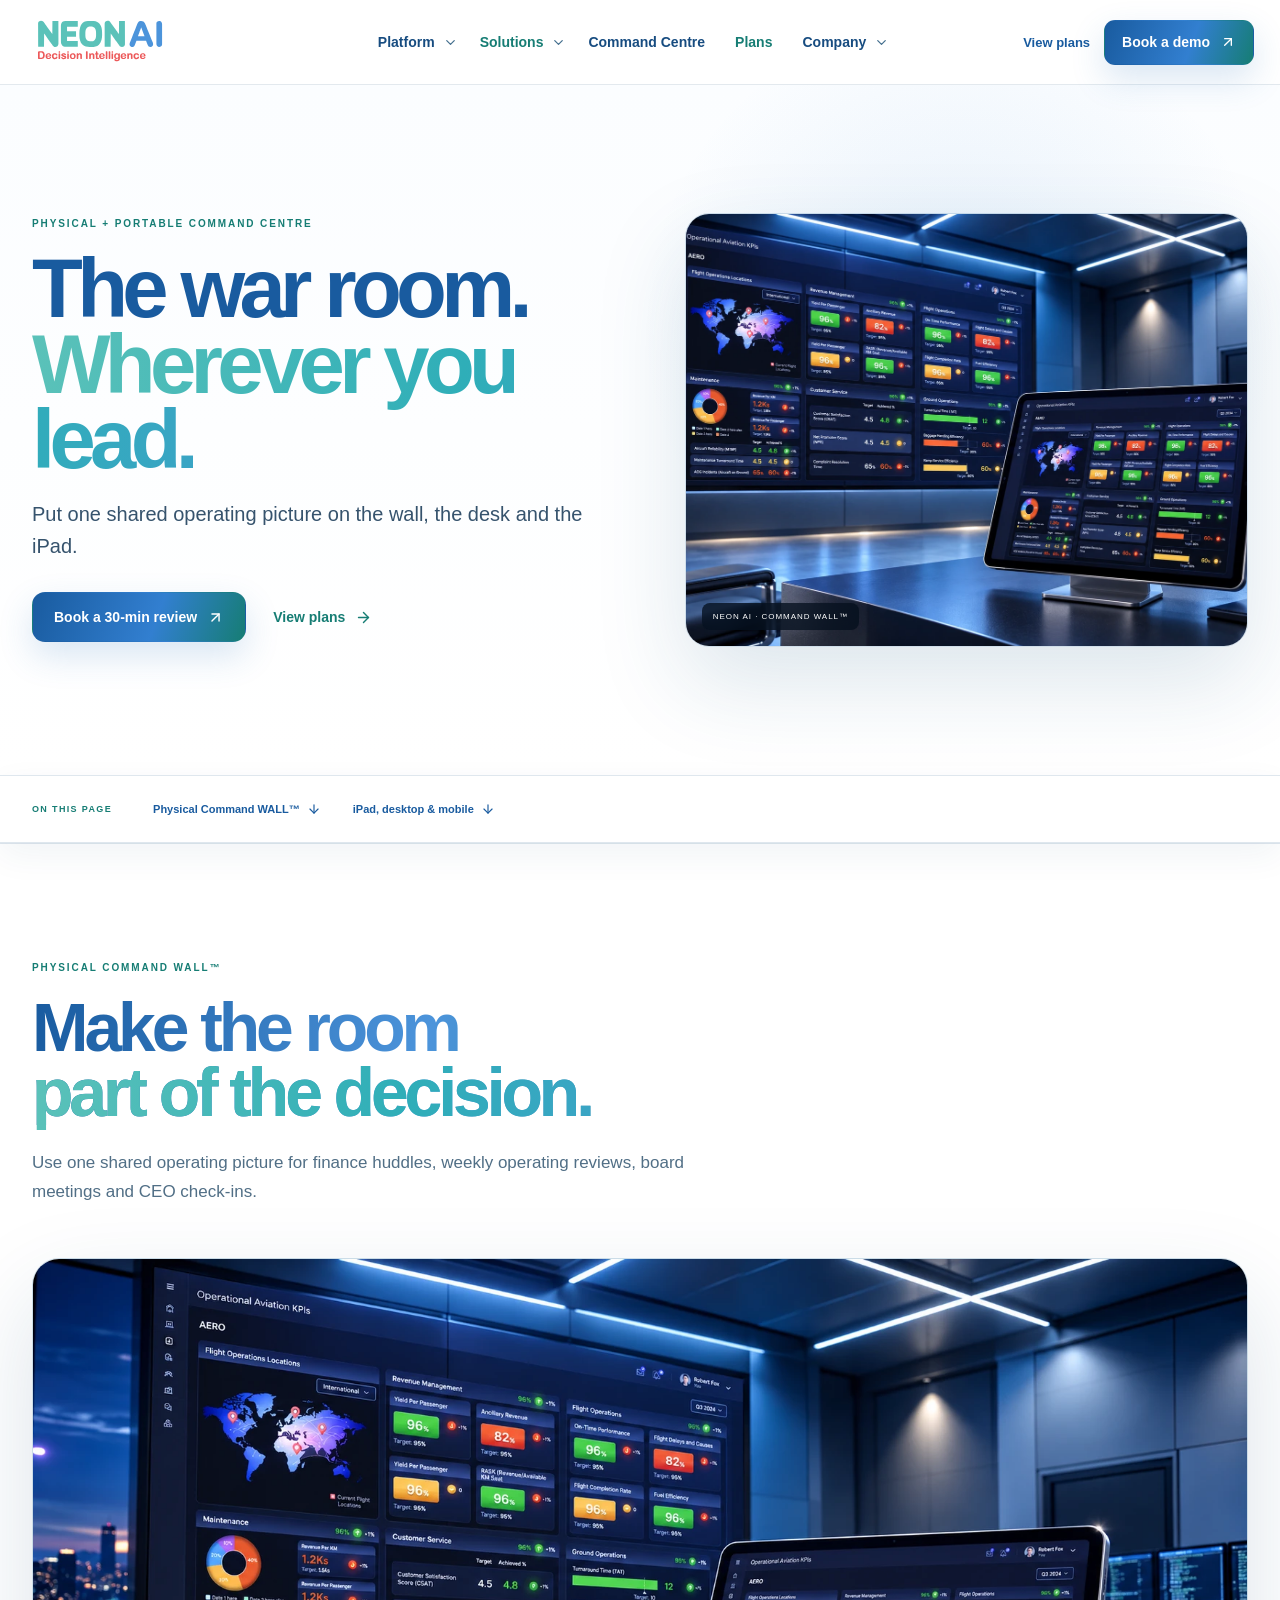
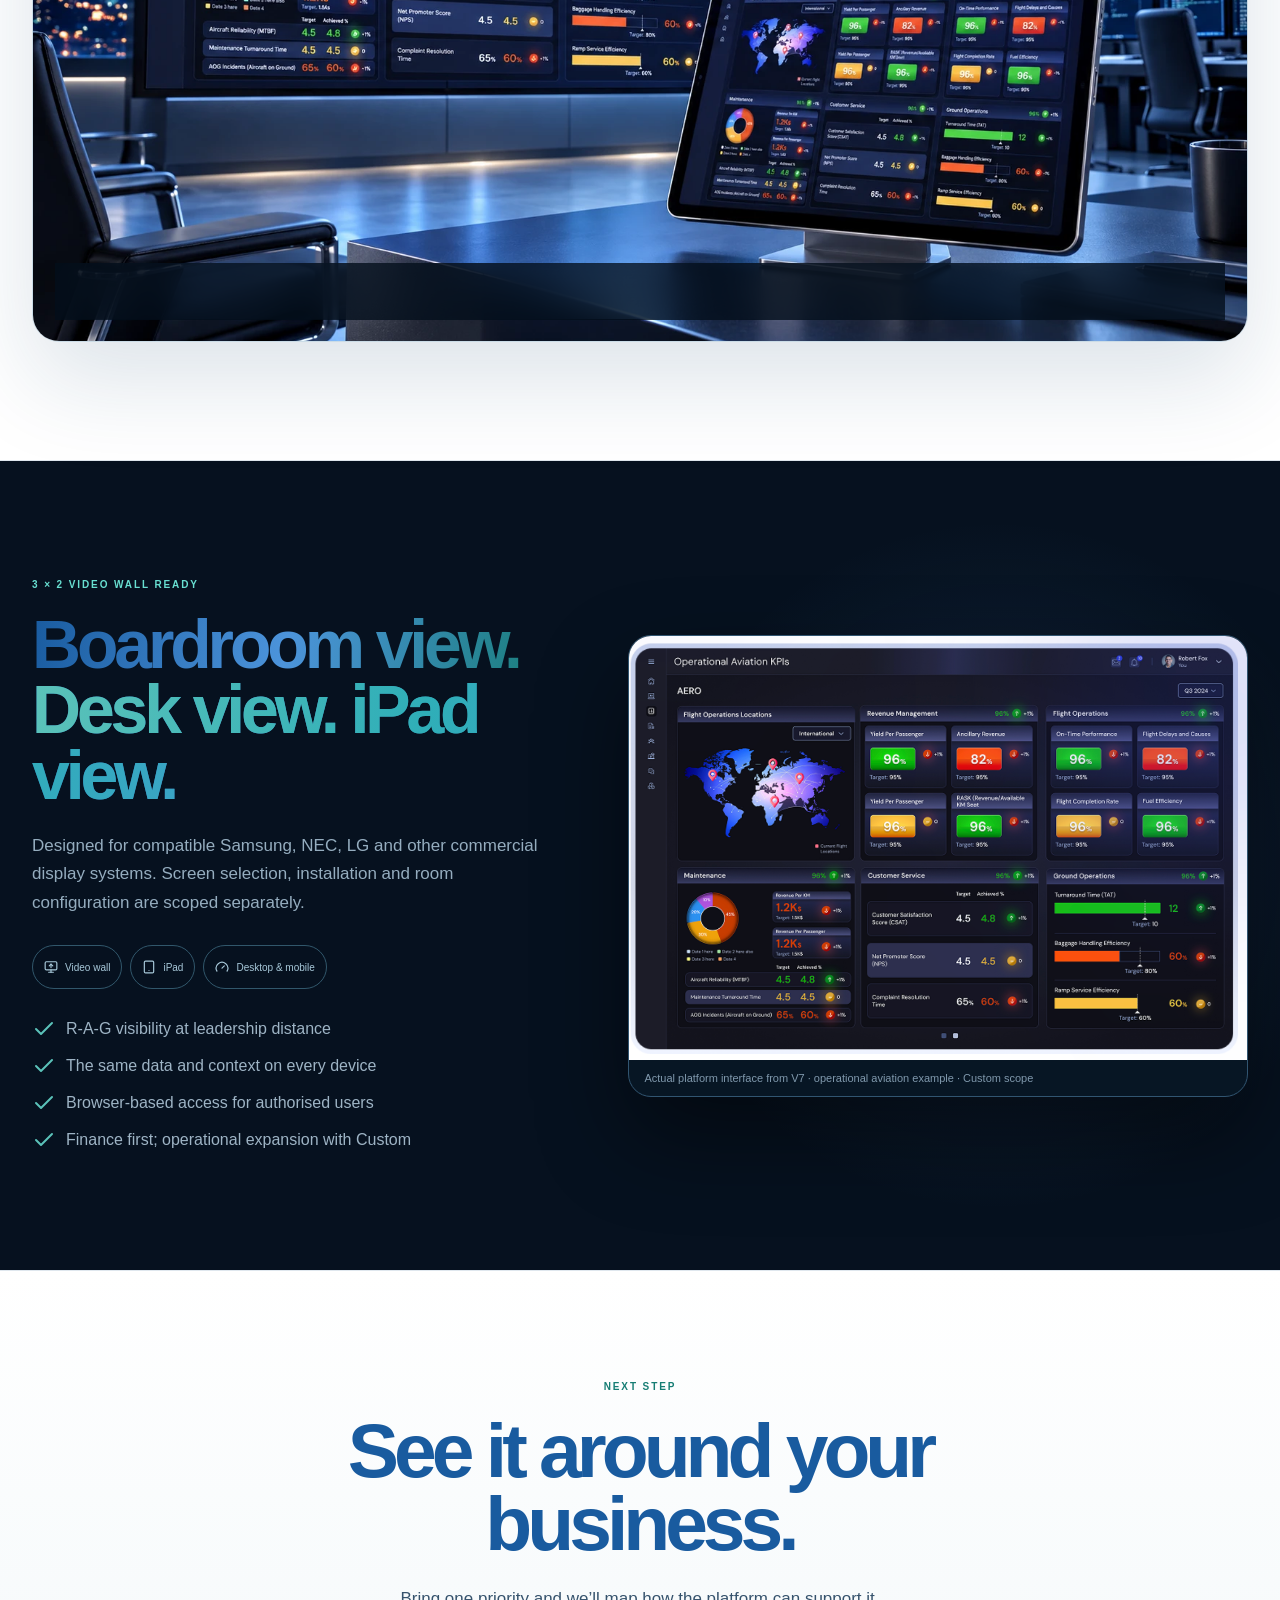
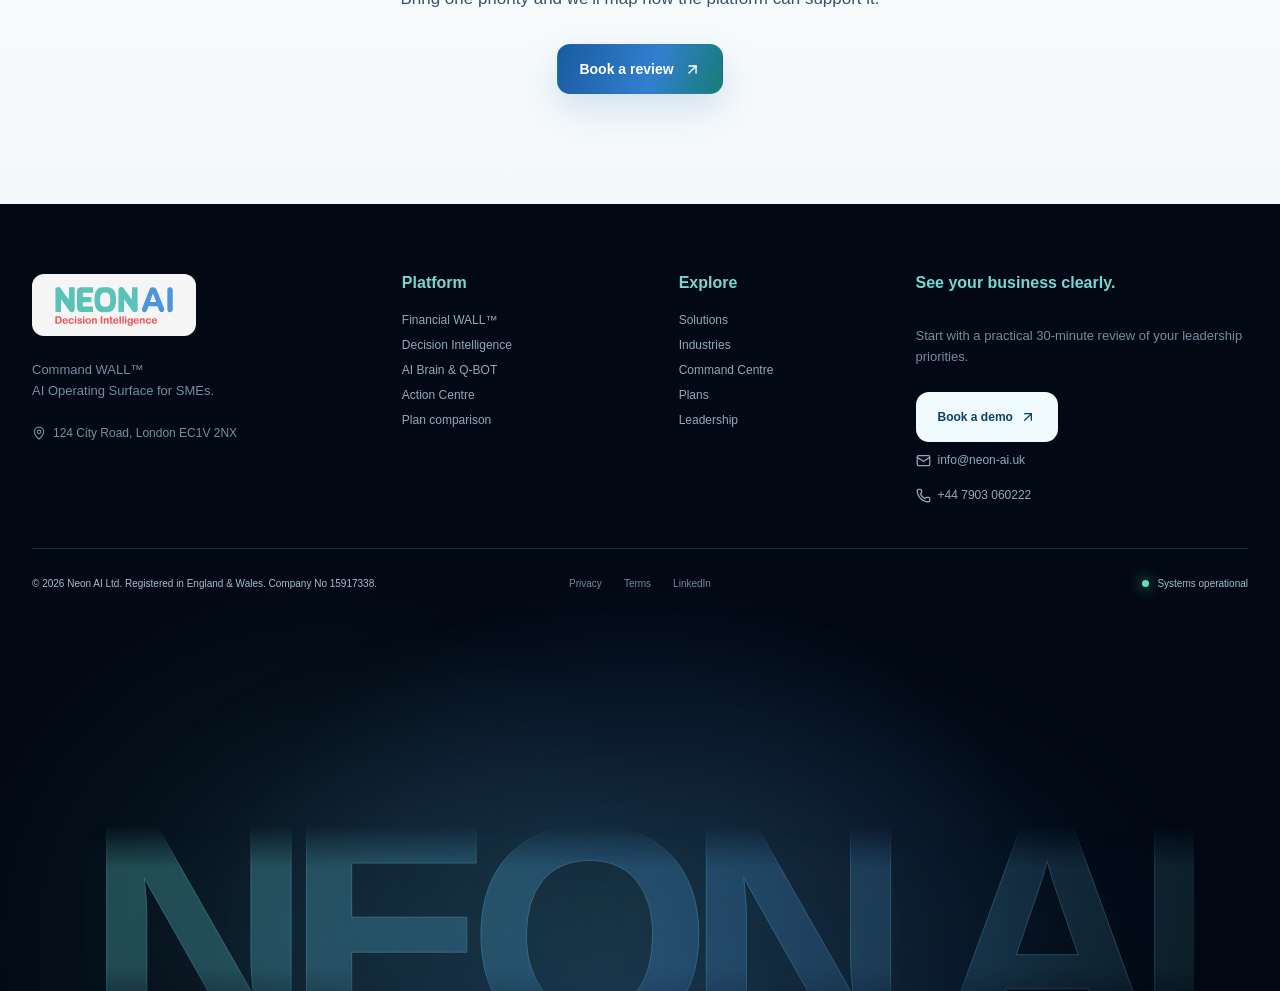
<file: command-centre/index.html>
<!DOCTYPE html><html lang="en"><head><meta charSet="utf-8"/><meta name="viewport" content="width=device-width, initial-scale=1"/><link rel="preload" as="image" href="/assets/neon-logo.svg"/><link rel="preload" as="image" href="/assets/command-centre-ipad.webp"/><link rel="preload" as="image" href="/assets/v7-1.png"/><link rel="stylesheet" href="/_next/static/chunks/2rkn5nt3axmb6.css" data-precedence="next"/><link rel="preload" as="script" fetchPriority="low" href="/_next/static/chunks/0q7czltkgn3qh.js"/><script src="/_next/static/chunks/22y6wvv-_re20.js" async=""></script><script src="/_next/static/chunks/30ie7z9i1k572.js" async=""></script><script src="/_next/static/chunks/3zmhy5np4pm-w.js" async=""></script><script src="/_next/static/chunks/turbopack-1yi97q2lp8ugo.js" async=""></script><script src="/_next/static/chunks/0-4zpttn2a9wb.js" async=""></script><script src="/_next/static/chunks/3agka_bjuz1-q.js" async=""></script><title>Command WALL™ | Neon AI — Your business. Under control.</title><meta name="description" content="AI Operating Surface for SMEs. Financial WALL™, Decision Intelligence, AI Brain and accountable action. Physical Command Centre, iPad and mobile."/><meta name="codex-preview" content="development"/><link rel="shortcut icon" href="/assets/neon-logo.svg"/><link rel="icon" href="/assets/neon-logo.svg"/><script src="/_next/static/chunks/0cz1d0mv5g_q7.js" noModule=""></script></head><body class="antialiased"><div hidden=""><!--$--><!--/$--></div><div class="neon-cursor" aria-hidden="true"><span class="neon-cursor-halo"></span><span class="neon-cursor-dot"></span></div><header class="site-header"><div class="topbar"><a aria-label="Neon AI home" href="/"><span class="brand-lockup "><img src="/assets/neon-logo.svg" alt="Neon AI" width="140" height="66"/></span></a><nav class="desktop-nav" aria-label="Primary navigation"><div class="nav-item"><a href="/platform">Platform</a><button class="nav-toggle" aria-label="Open Platform menu" aria-expanded="false"><svg xmlns="http://www.w3.org/2000/svg" width="15" height="15" viewBox="0 0 24 24" fill="none" stroke="currentColor" stroke-width="2" stroke-linecap="round" stroke-linejoin="round" class="lucide lucide-chevron-down" aria-hidden="true"><path d="m6 9 6 6 6-6"></path></svg></button></div><div class="nav-item"><a href="/solutions">Solutions</a><button class="nav-toggle" aria-label="Open Solutions menu" aria-expanded="false"><svg xmlns="http://www.w3.org/2000/svg" width="15" height="15" viewBox="0 0 24 24" fill="none" stroke="currentColor" stroke-width="2" stroke-linecap="round" stroke-linejoin="round" class="lucide lucide-chevron-down" aria-hidden="true"><path d="m6 9 6 6 6-6"></path></svg></button></div><div class="nav-item"><a href="/command-centre">Command Centre</a></div><div class="nav-item"><a href="/plans">Plans</a></div><div class="nav-item"><a href="/company">Company</a><button class="nav-toggle" aria-label="Open Company menu" aria-expanded="false"><svg xmlns="http://www.w3.org/2000/svg" width="15" height="15" viewBox="0 0 24 24" fill="none" stroke="currentColor" stroke-width="2" stroke-linecap="round" stroke-linejoin="round" class="lucide lucide-chevron-down" aria-hidden="true"><path d="m6 9 6 6 6-6"></path></svg></button></div></nav><div class="header-actions"><a class="quiet-link" href="/plans">View plans</a><a class="button primary compact" href="/contact">Book a demo <svg xmlns="http://www.w3.org/2000/svg" width="16" height="16" viewBox="0 0 24 24" fill="none" stroke="currentColor" stroke-width="2" stroke-linecap="round" stroke-linejoin="round" class="lucide lucide-arrow-up-right" aria-hidden="true"><path d="M7 7h10v10"></path><path d="M7 17 17 7"></path></svg></a><button class="mobile-toggle" aria-label="Open navigation"><svg xmlns="http://www.w3.org/2000/svg" width="24" height="24" viewBox="0 0 24 24" fill="none" stroke="currentColor" stroke-width="2" stroke-linecap="round" stroke-linejoin="round" class="lucide lucide-menu" aria-hidden="true"><path d="M4 5h16"></path><path d="M4 12h16"></path><path d="M4 19h16"></path></svg></button></div></div></header><main class="detail-page"><section class="detail-hero"><div><p class="eyebrow">PHYSICAL + PORTABLE COMMAND CENTRE</p><h1>The war room.<br/><span>Wherever you lead.</span></h1><p>Put one shared operating picture on the wall, the desk and the iPad.</p><div><a class="button primary" href="/contact">Book a 30-min review <svg xmlns="http://www.w3.org/2000/svg" width="17" height="17" viewBox="0 0 24 24" fill="none" stroke="currentColor" stroke-width="2" stroke-linecap="round" stroke-linejoin="round" class="lucide lucide-arrow-up-right" aria-hidden="true"><path d="M7 7h10v10"></path><path d="M7 17 17 7"></path></svg></a><a class="button text" href="/plans">View plans <svg xmlns="http://www.w3.org/2000/svg" width="17" height="17" viewBox="0 0 24 24" fill="none" stroke="currentColor" stroke-width="2" stroke-linecap="round" stroke-linejoin="round" class="lucide lucide-arrow-right" aria-hidden="true"><path d="M5 12h14"></path><path d="m12 5 7 7-7 7"></path></svg></a></div></div><figure><img src="/assets/command-centre-ipad.webp" alt="The war room. Wherever you lead."/><span>NEON AI · COMMAND WALL™</span></figure></section><nav class="section-navigation" aria-label="command centre page sections"><span>ON THIS PAGE</span><div><a href="#physical">Physical Command WALL™<svg xmlns="http://www.w3.org/2000/svg" width="14" height="14" viewBox="0 0 24 24" fill="none" stroke="currentColor" stroke-width="2" stroke-linecap="round" stroke-linejoin="round" class="lucide lucide-arrow-down" aria-hidden="true"><path d="M12 5v14"></path><path d="m19 12-7 7-7-7"></path></svg></a><a href="#portable">iPad, desktop &amp; mobile<svg xmlns="http://www.w3.org/2000/svg" width="14" height="14" viewBox="0 0 24 24" fill="none" stroke="currentColor" stroke-width="2" stroke-linecap="round" stroke-linejoin="round" class="lucide lucide-arrow-down" aria-hidden="true"><path d="M12 5v14"></path><path d="m19 12-7 7-7-7"></path></svg></a></div></nav><section class="rich-section command-gallery" id="physical"><div class="rich-lead reveal"><p class="eyebrow ">PHYSICAL COMMAND WALL™</p><h2>Make the room<br/><span>part of the decision.</span></h2><p>Use one shared operating picture for finance huddles, weekly operating reviews, board meetings and CEO check-ins.</p></div><figure class="command-wide reveal"><img src="/assets/command-centre-ipad.webp" alt="Neon Command WALL shown in a physical command room and on an iPad"/><figcaption><span>PHYSICAL + PORTABLE</span><b>War room clarity. Leadership mobility.</b><small>AI-assisted concept visual · operational example</small></figcaption></figure></section><section class="rich-section portable-rich" id="portable"><div class="rich-grid"><div><div class="rich-lead reveal"><p class="eyebrow on-dark">3 × 2 VIDEO WALL READY</p><h2>Boardroom view.<br/><span>Desk view. iPad view.</span></h2><p>Designed for compatible Samsung, NEC, LG and other commercial display systems. Screen selection, installation and room configuration are scoped separately.</p></div><div class="device-pills"><span><svg xmlns="http://www.w3.org/2000/svg" width="24" height="24" viewBox="0 0 24 24" fill="none" stroke="currentColor" stroke-width="2" stroke-linecap="round" stroke-linejoin="round" class="lucide lucide-monitor-up" aria-hidden="true"><path d="m9 10 3-3 3 3"></path><path d="M12 13V7"></path><rect width="20" height="14" x="2" y="3" rx="2"></rect><path d="M12 17v4"></path><path d="M8 21h8"></path></svg> Video wall</span><span><svg xmlns="http://www.w3.org/2000/svg" width="24" height="24" viewBox="0 0 24 24" fill="none" stroke="currentColor" stroke-width="2" stroke-linecap="round" stroke-linejoin="round" class="lucide lucide-tablet" aria-hidden="true"><rect width="16" height="20" x="4" y="2" rx="2" ry="2"></rect><line x1="12" x2="12.01" y1="18" y2="18"></line></svg> iPad</span><span><svg xmlns="http://www.w3.org/2000/svg" width="24" height="24" viewBox="0 0 24 24" fill="none" stroke="currentColor" stroke-width="2" stroke-linecap="round" stroke-linejoin="round" class="lucide lucide-gauge" aria-hidden="true"><path d="m12 14 4-4"></path><path d="M3.34 19a10 10 0 1 1 17.32 0"></path></svg> Desktop &amp; mobile</span></div><ul class="feature-list"><li><svg xmlns="http://www.w3.org/2000/svg" width="24" height="24" viewBox="0 0 24 24" fill="none" stroke="currentColor" stroke-width="2" stroke-linecap="round" stroke-linejoin="round" class="lucide lucide-check" aria-hidden="true"><path d="M20 6 9 17l-5-5"></path></svg>R-A-G visibility at leadership distance</li><li><svg xmlns="http://www.w3.org/2000/svg" width="24" height="24" viewBox="0 0 24 24" fill="none" stroke="currentColor" stroke-width="2" stroke-linecap="round" stroke-linejoin="round" class="lucide lucide-check" aria-hidden="true"><path d="M20 6 9 17l-5-5"></path></svg>The same data and context on every device</li><li><svg xmlns="http://www.w3.org/2000/svg" width="24" height="24" viewBox="0 0 24 24" fill="none" stroke="currentColor" stroke-width="2" stroke-linecap="round" stroke-linejoin="round" class="lucide lucide-check" aria-hidden="true"><path d="M20 6 9 17l-5-5"></path></svg>Browser-based access for authorised users</li><li><svg xmlns="http://www.w3.org/2000/svg" width="24" height="24" viewBox="0 0 24 24" fill="none" stroke="currentColor" stroke-width="2" stroke-linecap="round" stroke-linejoin="round" class="lucide lucide-check" aria-hidden="true"><path d="M20 6 9 17l-5-5"></path></svg>Finance first; operational expansion with Custom</li></ul></div><figure class="actual-platform"><img src="/assets/v7-1.png" alt="Actual Neon Command WALL operational interface from V7"/><figcaption>Actual platform interface from V7 · operational aviation example · Custom scope</figcaption></figure></div></section><section class="final-cta"><p class="eyebrow">NEXT STEP</p><h2>See it around your business.</h2><p>Bring one priority and we’ll map how the platform can support it.</p><a class="button primary" href="/contact">Book a review <svg xmlns="http://www.w3.org/2000/svg" width="17" height="17" viewBox="0 0 24 24" fill="none" stroke="currentColor" stroke-width="2" stroke-linecap="round" stroke-linejoin="round" class="lucide lucide-arrow-up-right" aria-hidden="true"><path d="M7 7h10v10"></path><path d="M7 17 17 7"></path></svg></a></section></main><footer class="site-footer"><div class="footer-top"><div><span class="brand-lockup light"><img src="/assets/neon-logo.svg" alt="Neon AI" width="140" height="66"/></span><p>Command WALL™<br/>AI Operating Surface for SMEs.</p><span class="footer-address"><svg xmlns="http://www.w3.org/2000/svg" width="14" height="14" viewBox="0 0 24 24" fill="none" stroke="currentColor" stroke-width="2" stroke-linecap="round" stroke-linejoin="round" class="lucide lucide-map-pin" aria-hidden="true"><path d="M20 10c0 4.993-5.539 10.193-7.399 11.799a1 1 0 0 1-1.202 0C9.539 20.193 4 14.993 4 10a8 8 0 0 1 16 0"></path><circle cx="12" cy="10" r="3"></circle></svg>124 City Road, London EC1V 2NX</span></div><div><h3>Platform</h3><a href="/platform#financial">Financial WALL™</a><a href="/platform#intelligence">Decision Intelligence</a><a href="/platform#brain">AI Brain &amp; Q-BOT</a><a href="/solutions#action">Action Centre</a><a href="/plans#comparison">Plan comparison</a></div><div><h3>Explore</h3><a href="/solutions">Solutions</a><a href="/solutions#industries">Industries</a><a href="/command-centre">Command Centre</a><a href="/plans">Plans</a><a href="/company#leadership">Leadership</a></div><div class="footer-contact"><h3>See your business clearly.</h3><p>Start with a practical 30-minute review of your leadership priorities.</p><a class="button light" href="/contact">Book a demo <svg xmlns="http://www.w3.org/2000/svg" width="16" height="16" viewBox="0 0 24 24" fill="none" stroke="currentColor" stroke-width="2" stroke-linecap="round" stroke-linejoin="round" class="lucide lucide-arrow-up-right" aria-hidden="true"><path d="M7 7h10v10"></path><path d="M7 17 17 7"></path></svg></a><a href="mailto:info@neon-ai.uk"><svg xmlns="http://www.w3.org/2000/svg" width="15" height="15" viewBox="0 0 24 24" fill="none" stroke="currentColor" stroke-width="2" stroke-linecap="round" stroke-linejoin="round" class="lucide lucide-mail" aria-hidden="true"><path d="m22 7-8.991 5.727a2 2 0 0 1-2.009 0L2 7"></path><rect x="2" y="4" width="20" height="16" rx="2"></rect></svg> info@neon-ai.uk</a><a href="tel:+447903060222"><svg xmlns="http://www.w3.org/2000/svg" width="15" height="15" viewBox="0 0 24 24" fill="none" stroke="currentColor" stroke-width="2" stroke-linecap="round" stroke-linejoin="round" class="lucide lucide-phone" aria-hidden="true"><path d="M13.832 16.568a1 1 0 0 0 1.213-.303l.355-.465A2 2 0 0 1 17 15h3a2 2 0 0 1 2 2v3a2 2 0 0 1-2 2A18 18 0 0 1 2 4a2 2 0 0 1 2-2h3a2 2 0 0 1 2 2v3a2 2 0 0 1-.8 1.6l-.468.351a1 1 0 0 0-.292 1.233 14 14 0 0 0 6.392 6.384"></path></svg> +44 7903 060222</a></div></div><div class="footer-bottom"><span>© 2026 Neon AI Ltd. Registered in England &amp; Wales. Company No 15917338.</span><div><a href="/privacy">Privacy</a><a href="/terms">Terms</a><a href="https://www.linkedin.com/company/neonai/" target="_blank" rel="noreferrer">LinkedIn</a></div><span class="system-status"><i></i> Systems operational</span></div><div class="footer-mark" aria-hidden="true"><span>NEON AI</span></div></footer><!--$--><!--/$--><script src="/_next/static/chunks/0q7czltkgn3qh.js" id="_R_" async=""></script><script>(self.__next_f=self.__next_f||[]).push([0])</script><script>self.__next_f.push([1,"1:\"$Sreact.fragment\"\n2:I[96726,[\"/_next/static/chunks/0-4zpttn2a9wb.js\"],\"default\"]\n3:I[15914,[\"/_next/static/chunks/0-4zpttn2a9wb.js\"],\"default\"]\n4:I[25173,[\"/_next/static/chunks/0-4zpttn2a9wb.js\",\"/_next/static/chunks/3agka_bjuz1-q.js\"],\"DetailPage\"]\n5:I[52800,[\"/_next/static/chunks/0-4zpttn2a9wb.js\"],\"OutletBoundary\"]\n6:\"$Sreact.suspense\"\n9:I[52800,[\"/_next/static/chunks/0-4zpttn2a9wb.js\"],\"ViewportBoundary\"]\nb:I[52800,[\"/_next/static/chunks/0-4zpttn2a9wb.js\"],\"MetadataBoundary\"]\nd:I[47276,[\"/_next/static/chunks/0-4zpttn2a9wb.js\"],\"default\",1]\n:HL[\"/_next/static/chunks/2rkn5nt3axmb6.css\",\"style\"]\n8:X\n0:{\"P\":null,\"c\":[\"\",\"command-centre\",\"\"],\"q\":\"\",\"i\":false,\"f\":[[[\"\",{\"children\":[\"command-centre\",{\"children\":[\"__PAGE__\",{},\"$undefined\",\"$undefined\",4608]},\"$undefined\",\"$undefined\",4608]},\"$undefined\",\"$undefined\",4624],[[\"$\",\"$1\",\"c\",{\"children\":[[[\"$\",\"link\",\"0\",{\"rel\":\"stylesheet\",\"href\":\"/_next/static/chunks/2rkn5nt3axmb6.css\",\"precedence\":\"next\",\"crossOrigin\":\"$undefined\",\"nonce\":\"$undefined\"}],[\"$\",\"script\",\"script-0\",{\"src\":\"/_next/static/chunks/0-4zpttn2a9wb.js\",\"async\":true,\"nonce\":\"$undefined\"}]],[\"$\",\"html\",null,{\"lang\":\"en\",\"children\":[\"$\",\"body\",null,{\"className\":\"antialiased\",\"children\":[\"$\",\"$L2\",null,{\"parallelRouterKey\":\"children\",\"error\":\"$undefined\",\"errorStyles\":\"$undefined\",\"errorScripts\":\"$undefined\",\"template\":[\"$\",\"$L3\",null,{}],\"templateStyles\":\"$undefined\",\"templateScripts\":\"$undefined\",\"notFound\":[[[\"$\",\"title\",null,{\"children\":\"404: This page could not be found.\"}],[\"$\",\"div\",null,{\"style\":{\"fontFamily\":\"system-ui,\\\"Segoe UI\\\",Roboto,Helvetica,Arial,sans-serif,\\\"Apple Color Emoji\\\",\\\"Segoe UI Emoji\\\"\",\"height\":\"100vh\",\"textAlign\":\"center\",\"display\":\"flex\",\"flexDirection\":\"column\",\"alignItems\":\"center\",\"justifyContent\":\"center\"},\"children\":[\"$\",\"div\",null,{\"children\":[[\"$\",\"style\",null,{\"dangerouslySetInnerHTML\":{\"__html\":\"body{color:#000;background:#fff;margin:0}.next-error-h1{border-right:1px solid rgba(0,0,0,.3)}@media (prefers-color-scheme:dark){body{color:#fff;background:#000}.next-error-h1{border-right:1px solid rgba(255,255,255,.3)}}\"}}],[\"$\",\"h1\",null,{\"className\":\"next-error-h1\",\"style\":{\"display\":\"inline-block\",\"margin\":\"0 20px 0 0\",\"padding\":\"0 23px 0 0\",\"fontSize\":24,\"fontWeight\":500,\"verticalAlign\":\"top\",\"lineHeight\":\"49px\"},\"children\":404}],[\"$\",\"div\",null,{\"style\":{\"display\":\"inline-block\"},\"children\":[\"$\",\"h2\",null,{\"style\":{\"fontSize\":14,\"fontWeight\":400,\"lineHeight\":\"49px\",\"margin\":0},\"children\":\"This page could not be found.\"}]}]]}]}]],[]],\"forbidden\":\"$undefined\",\"unauthorized\":\"$undefined\"}]}]}]]}],{\"children\":[[\"$\",\"$1\",\"c\",{\"children\":[null,[\"$\",\"$L2\",null,{\"parallelRouterKey\":\"children\",\"error\":\"$undefined\",\"errorStyles\":\"$undefined\",\"errorScripts\":\"$undefined\",\"template\":[\"$\",\"$L3\",null,{}],\"templateStyles\":\"$undefined\",\"templateScripts\":\"$undefined\",\"notFound\":\"$undefined\",\"forbidden\":\"$undefined\",\"unauthorized\":\"$undefined\"}]]}],{\"children\":[[\"$\",\"$1\",\"c\",{\"children\":[[\"$\",\"$L4\",null,{\"kind\":\"command-centre\"}],[[\"$\",\"script\",\"script-0\",{\"src\":\"/_next/static/chunks/3agka_bjuz1-q.js\",\"async\":true,\"nonce\":\"$undefined\"}]],[\"$\",\"$L5\",null,{\"children\":[\"$\",\"$6\",null,{\"name\":\"Next.MetadataOutlet\",\"children\":\"$@7\"}]}]]}],{},null,false,null]},null,false,\"$8\"]},null,false,null],[\"$\",\"$1\",\"h\",{\"children\":[null,[\"$\",\"$L9\",null,{\"children\":\"$La\"}],[\"$\",\"div\",null,{\"hidden\":true,\"children\":[\"$\",\"$Lb\",null,{\"children\":[\"$\",\"$6\",null,{\"name\":\"Next.Metadata\",\"children\":\"$Lc\"}]}]}],null]}],false]],\"m\":\"$undefined\",\"G\":[\"$d\",[[\"$\",\"link\",\"0\",{\"rel\":\"stylesheet\",\"href\":\"/_next/static/chunks/2rkn5nt3axmb6.css\",\"precedence\":\"next\",\"crossOrigin\":\"$undefined\",\"nonce\":\"$undefined\"}]]],\"S\":true,\"h\":null,\"r\":\"$undefined\",\"s\":\"$undefined\",\"a\":\"$undefined\",\"l\":\"$undefined\",\"p\":\"$undefined\",\"d\":\"$undefined\",\"b\":\"odpQChz72AylX2KNecEHg\"}\n8:C\na:[[\"$\",\"meta\",\"0\",{\"charSet\":\"utf-8\"}],[\"$\",\"meta\",\"1\",{\"name\":\"viewport\",\"content\":\"width=device-width, initial-scale=1\"}]]\ne:I[85743,[\"/_next/static/chunks/0-4zpttn2a9wb.js\"],\"IconMark\"]\n7:null\nc:[[\"$\",\"title\",\"0\",{\"children\":\"Command WALL™ | Neon AI — Your business. Under control.\"}],[\"$\",\"meta\",\"1\",{\"name\":\"description\",\"content\":\"AI Operating Surface for SMEs. Financial WALL™, Decision Intelligence, AI Brain and accountable action. Physical Command Centre, iPad and mobile.\"}],[\"$\",\"meta\",\"2\",{\"name\":\"codex-preview\",\"content\":\"development\"}],[\"$\",\"link\",\"3\",{\"rel\":\"shortcut icon\",\"href\":\"/assets/neon-logo.svg\"}],[\"$\",\"link\",\"4\",{\"rel\":\"icon\",\"href\":\"/assets/neon-logo.svg\"}],[\"$\",\"$Le\",\"5\",{}]]\n"])</script></body></html>
</file>
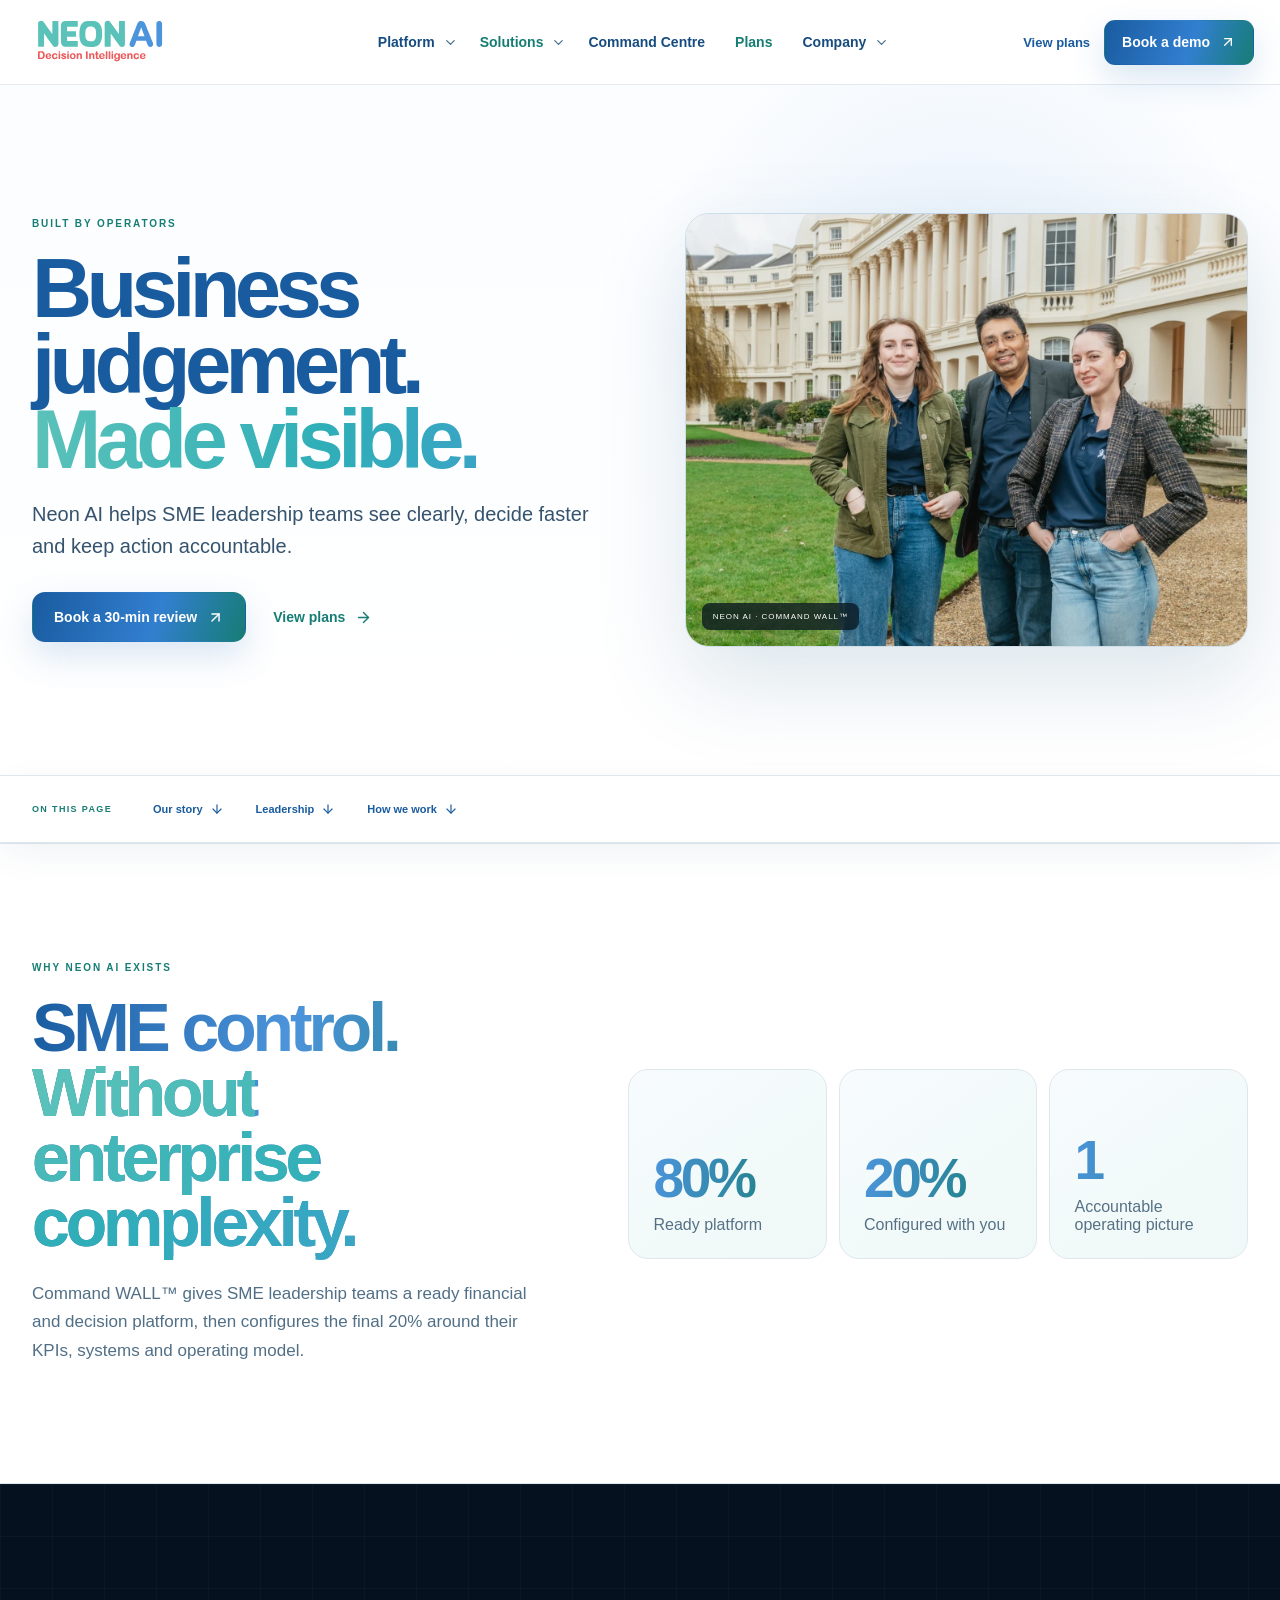
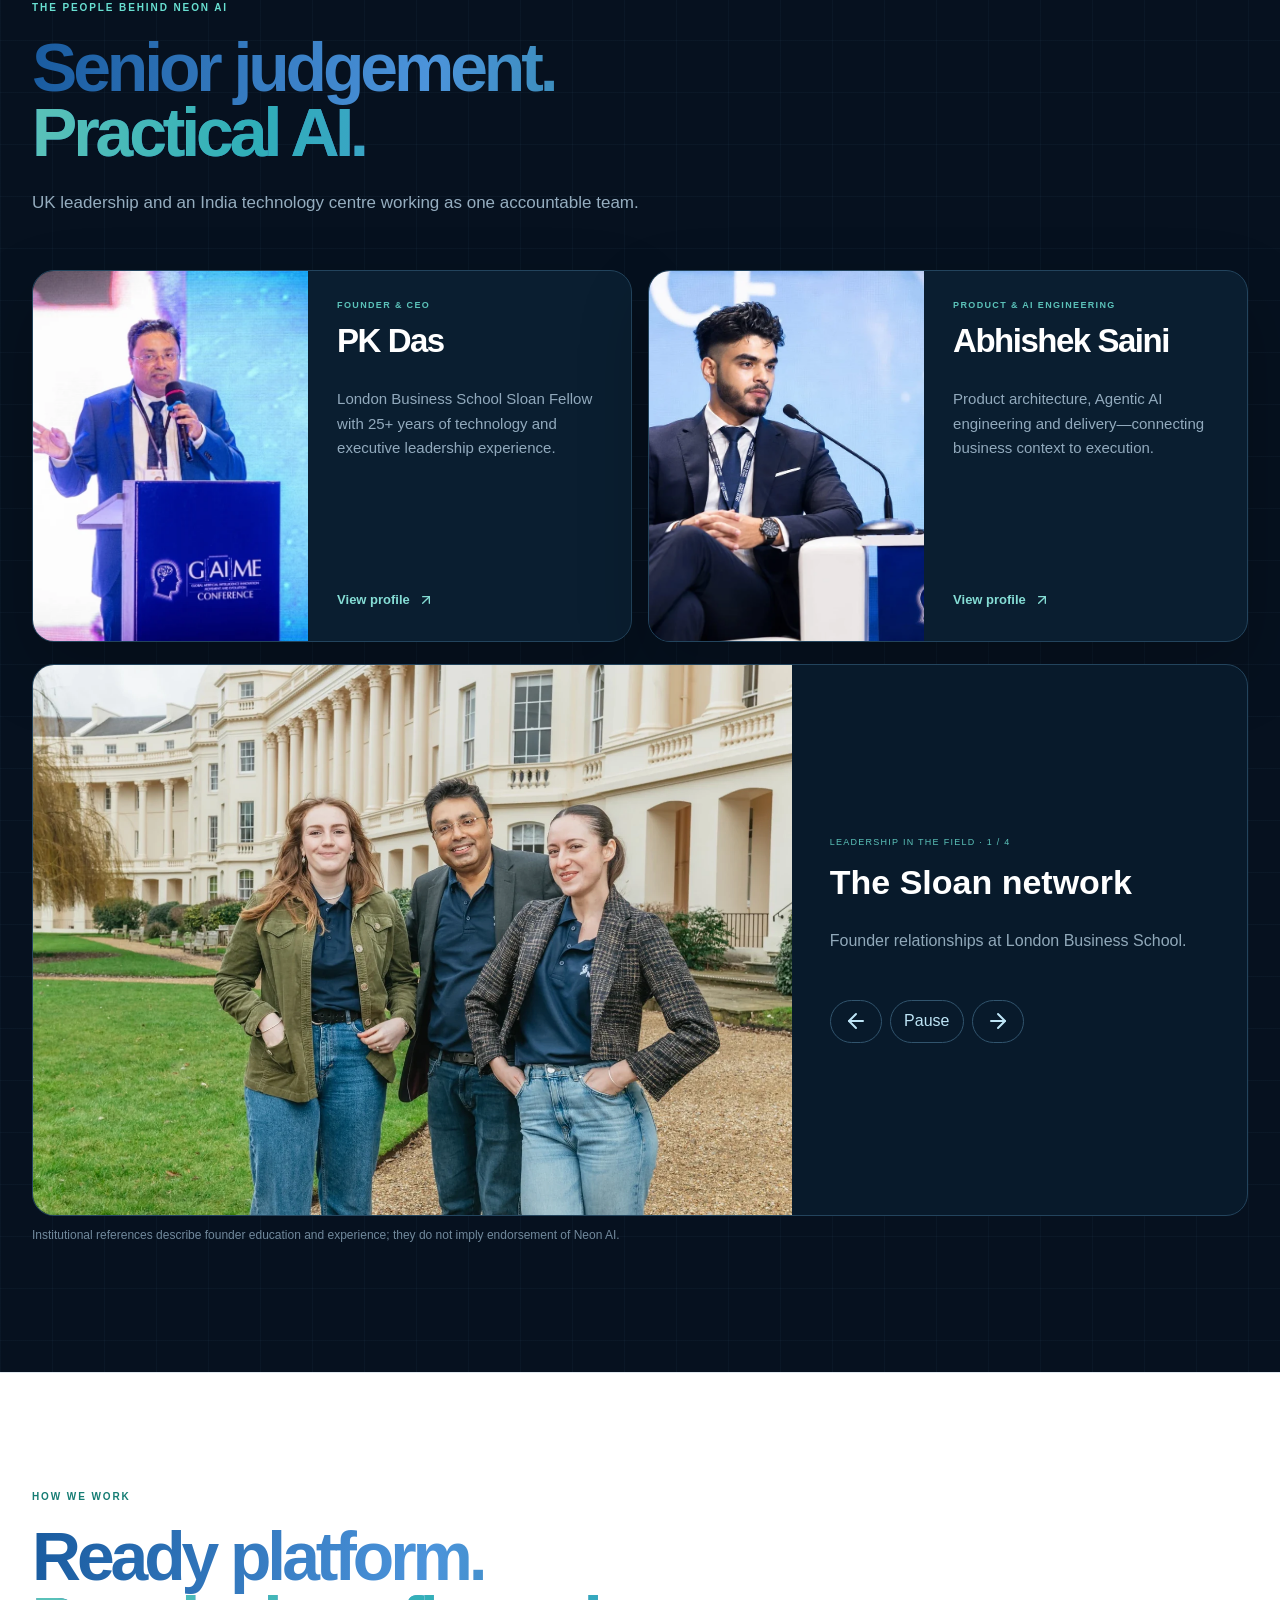
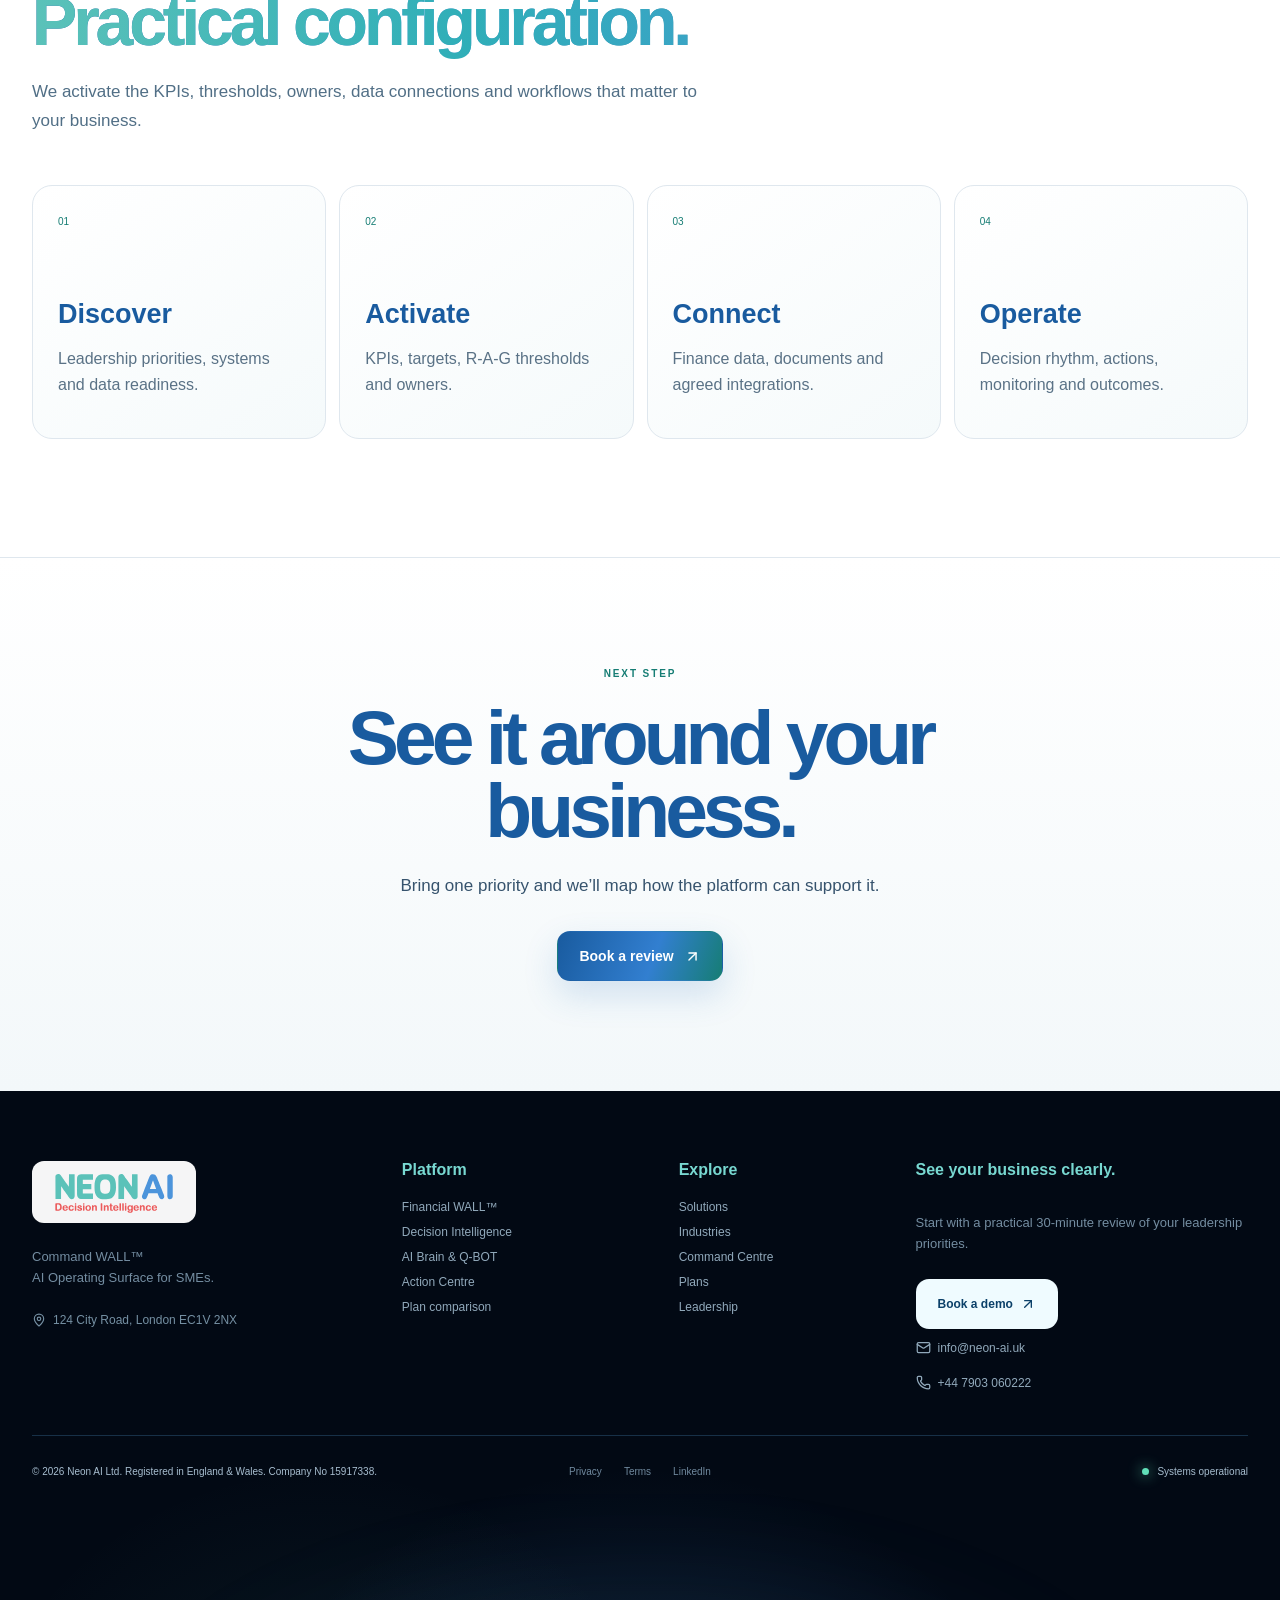
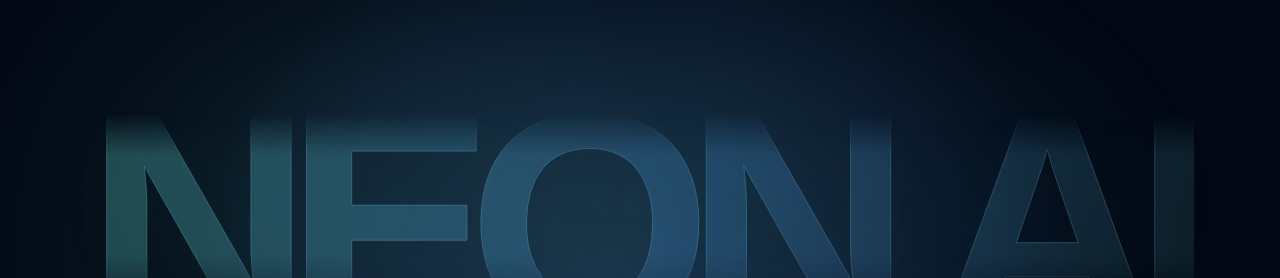
<file: company/index.html>
<!DOCTYPE html><html lang="en"><head><meta charSet="utf-8"/><meta name="viewport" content="width=device-width, initial-scale=1"/><link rel="preload" as="image" href="/assets/neon-logo.svg"/><link rel="preload" as="image" href="/assets/current-14.webp"/><link rel="preload" as="image" href="/assets/current-12.webp"/><link rel="preload" as="image" href="/assets/current-13.webp"/><link rel="preload" as="image" href="/assets/current-15.webp"/><link rel="preload" as="image" href="/assets/current-16.webp"/><link rel="preload" as="image" href="/assets/current-17.webp"/><link rel="stylesheet" href="/_next/static/chunks/2rkn5nt3axmb6.css" data-precedence="next"/><link rel="preload" as="script" fetchPriority="low" href="/_next/static/chunks/0q7czltkgn3qh.js"/><script src="/_next/static/chunks/22y6wvv-_re20.js" async=""></script><script src="/_next/static/chunks/30ie7z9i1k572.js" async=""></script><script src="/_next/static/chunks/3zmhy5np4pm-w.js" async=""></script><script src="/_next/static/chunks/turbopack-1yi97q2lp8ugo.js" async=""></script><script src="/_next/static/chunks/0-4zpttn2a9wb.js" async=""></script><script src="/_next/static/chunks/3agka_bjuz1-q.js" async=""></script><title>Command WALL™ | Neon AI — Your business. Under control.</title><meta name="description" content="AI Operating Surface for SMEs. Financial WALL™, Decision Intelligence, AI Brain and accountable action. Physical Command Centre, iPad and mobile."/><meta name="codex-preview" content="development"/><link rel="shortcut icon" href="/assets/neon-logo.svg"/><link rel="icon" href="/assets/neon-logo.svg"/><script src="/_next/static/chunks/0cz1d0mv5g_q7.js" noModule=""></script></head><body class="antialiased"><div hidden=""><!--$--><!--/$--></div><div class="neon-cursor" aria-hidden="true"><span class="neon-cursor-halo"></span><span class="neon-cursor-dot"></span></div><header class="site-header"><div class="topbar"><a aria-label="Neon AI home" href="/"><span class="brand-lockup "><img src="/assets/neon-logo.svg" alt="Neon AI" width="140" height="66"/></span></a><nav class="desktop-nav" aria-label="Primary navigation"><div class="nav-item"><a href="/platform">Platform</a><button class="nav-toggle" aria-label="Open Platform menu" aria-expanded="false"><svg xmlns="http://www.w3.org/2000/svg" width="15" height="15" viewBox="0 0 24 24" fill="none" stroke="currentColor" stroke-width="2" stroke-linecap="round" stroke-linejoin="round" class="lucide lucide-chevron-down" aria-hidden="true"><path d="m6 9 6 6 6-6"></path></svg></button></div><div class="nav-item"><a href="/solutions">Solutions</a><button class="nav-toggle" aria-label="Open Solutions menu" aria-expanded="false"><svg xmlns="http://www.w3.org/2000/svg" width="15" height="15" viewBox="0 0 24 24" fill="none" stroke="currentColor" stroke-width="2" stroke-linecap="round" stroke-linejoin="round" class="lucide lucide-chevron-down" aria-hidden="true"><path d="m6 9 6 6 6-6"></path></svg></button></div><div class="nav-item"><a href="/command-centre">Command Centre</a></div><div class="nav-item"><a href="/plans">Plans</a></div><div class="nav-item"><a href="/company">Company</a><button class="nav-toggle" aria-label="Open Company menu" aria-expanded="false"><svg xmlns="http://www.w3.org/2000/svg" width="15" height="15" viewBox="0 0 24 24" fill="none" stroke="currentColor" stroke-width="2" stroke-linecap="round" stroke-linejoin="round" class="lucide lucide-chevron-down" aria-hidden="true"><path d="m6 9 6 6 6-6"></path></svg></button></div></nav><div class="header-actions"><a class="quiet-link" href="/plans">View plans</a><a class="button primary compact" href="/contact">Book a demo <svg xmlns="http://www.w3.org/2000/svg" width="16" height="16" viewBox="0 0 24 24" fill="none" stroke="currentColor" stroke-width="2" stroke-linecap="round" stroke-linejoin="round" class="lucide lucide-arrow-up-right" aria-hidden="true"><path d="M7 7h10v10"></path><path d="M7 17 17 7"></path></svg></a><button class="mobile-toggle" aria-label="Open navigation"><svg xmlns="http://www.w3.org/2000/svg" width="24" height="24" viewBox="0 0 24 24" fill="none" stroke="currentColor" stroke-width="2" stroke-linecap="round" stroke-linejoin="round" class="lucide lucide-menu" aria-hidden="true"><path d="M4 5h16"></path><path d="M4 12h16"></path><path d="M4 19h16"></path></svg></button></div></div></header><main class="detail-page"><section class="detail-hero"><div><p class="eyebrow">BUILT BY OPERATORS</p><h1>Business judgement.<br/><span>Made visible.</span></h1><p>Neon AI helps SME leadership teams see clearly, decide faster and keep action accountable.</p><div><a class="button primary" href="/contact">Book a 30-min review <svg xmlns="http://www.w3.org/2000/svg" width="17" height="17" viewBox="0 0 24 24" fill="none" stroke="currentColor" stroke-width="2" stroke-linecap="round" stroke-linejoin="round" class="lucide lucide-arrow-up-right" aria-hidden="true"><path d="M7 7h10v10"></path><path d="M7 17 17 7"></path></svg></a><a class="button text" href="/plans">View plans <svg xmlns="http://www.w3.org/2000/svg" width="17" height="17" viewBox="0 0 24 24" fill="none" stroke="currentColor" stroke-width="2" stroke-linecap="round" stroke-linejoin="round" class="lucide lucide-arrow-right" aria-hidden="true"><path d="M5 12h14"></path><path d="m12 5 7 7-7 7"></path></svg></a></div></div><figure><img src="/assets/current-14.webp" alt="Business judgement. Made visible."/><span>NEON AI · COMMAND WALL™</span></figure></section><nav class="section-navigation" aria-label="company page sections"><span>ON THIS PAGE</span><div><a href="#story">Our story<svg xmlns="http://www.w3.org/2000/svg" width="14" height="14" viewBox="0 0 24 24" fill="none" stroke="currentColor" stroke-width="2" stroke-linecap="round" stroke-linejoin="round" class="lucide lucide-arrow-down" aria-hidden="true"><path d="M12 5v14"></path><path d="m19 12-7 7-7-7"></path></svg></a><a href="#leadership">Leadership<svg xmlns="http://www.w3.org/2000/svg" width="14" height="14" viewBox="0 0 24 24" fill="none" stroke="currentColor" stroke-width="2" stroke-linecap="round" stroke-linejoin="round" class="lucide lucide-arrow-down" aria-hidden="true"><path d="M12 5v14"></path><path d="m19 12-7 7-7-7"></path></svg></a><a href="#approach">How we work<svg xmlns="http://www.w3.org/2000/svg" width="14" height="14" viewBox="0 0 24 24" fill="none" stroke="currentColor" stroke-width="2" stroke-linecap="round" stroke-linejoin="round" class="lucide lucide-arrow-down" aria-hidden="true"><path d="M12 5v14"></path><path d="m19 12-7 7-7-7"></path></svg></a></div></nav><section class="rich-section story-rich" id="story"><div class="rich-grid"><div class="rich-lead reveal"><p class="eyebrow ">WHY NEON AI EXISTS</p><h2>SME control.<br/><span>Without enterprise complexity.</span></h2><p>Command WALL™ gives SME leadership teams a ready financial and decision platform, then configures the final 20% around their KPIs, systems and operating model.</p></div><div class="principle-grid reveal"><div><strong>80%</strong><span>Ready platform</span></div><div><strong>20%</strong><span>Configured with you</span></div><div><strong>1</strong><span>Accountable operating picture</span></div></div></div></section><section class="rich-section leadership-rich" id="leadership"><div class="rich-lead reveal"><p class="eyebrow on-dark">THE PEOPLE BEHIND NEON AI</p><h2>Senior judgement.<br/><span>Practical AI.</span></h2><p>UK leadership and an India technology centre working as one accountable team.</p></div><div class="leader-grid reveal"><article><img src="/assets/current-12.webp" alt="PK Das speaking at an AI conference"/><div><span>FOUNDER &amp; CEO</span><h3>PK Das</h3><p>London Business School Sloan Fellow with 25+ years of technology and executive leadership experience.</p><a href="https://www.linkedin.com/in/prodiptodas/" target="_blank" rel="noreferrer">View profile <svg xmlns="http://www.w3.org/2000/svg" width="24" height="24" viewBox="0 0 24 24" fill="none" stroke="currentColor" stroke-width="2" stroke-linecap="round" stroke-linejoin="round" class="lucide lucide-arrow-up-right" aria-hidden="true"><path d="M7 7h10v10"></path><path d="M7 17 17 7"></path></svg></a></div></article><article><img src="/assets/current-13.webp" alt="Abhishek Saini speaking at an AI conference"/><div><span>PRODUCT &amp; AI ENGINEERING</span><h3>Abhishek Saini</h3><p>Product architecture, Agentic AI engineering and delivery—connecting business context to execution.</p><a href="https://www.linkedin.com/in/sainiabhishek19" target="_blank" rel="noreferrer">View profile <svg xmlns="http://www.w3.org/2000/svg" width="24" height="24" viewBox="0 0 24 24" fill="none" stroke="currentColor" stroke-width="2" stroke-linecap="round" stroke-linejoin="round" class="lucide lucide-arrow-up-right" aria-hidden="true"><path d="M7 7h10v10"></path><path d="M7 17 17 7"></path></svg></a></div></article></div><div class="leadership-carousel reveal" role="region" aria-label="Leadership in the field" aria-roledescription="carousel"><div><img src="/assets/current-14.webp" alt="The Sloan network — Neon AI leadership" class="active" aria-hidden="false"/><img src="/assets/current-15.webp" alt="Ideas into perspective — Neon AI leadership" class="" aria-hidden="true"/><img src="/assets/current-16.webp" alt="Strategy in conversation — Neon AI leadership" class="" aria-hidden="true"/><img src="/assets/current-17.webp" alt="Experience around the table — Neon AI leadership" class="" aria-hidden="true"/></div><section><span>LEADERSHIP IN THE FIELD · <!-- -->1<!-- --> / <!-- -->4</span><h3>The Sloan network</h3><p>Founder relationships at London Business School.</p><div><button aria-label="Previous photograph"><svg xmlns="http://www.w3.org/2000/svg" width="24" height="24" viewBox="0 0 24 24" fill="none" stroke="currentColor" stroke-width="2" stroke-linecap="round" stroke-linejoin="round" class="lucide lucide-arrow-left" aria-hidden="true"><path d="m12 19-7-7 7-7"></path><path d="M19 12H5"></path></svg></button><button>Pause</button><button aria-label="Next photograph"><svg xmlns="http://www.w3.org/2000/svg" width="24" height="24" viewBox="0 0 24 24" fill="none" stroke="currentColor" stroke-width="2" stroke-linecap="round" stroke-linejoin="round" class="lucide lucide-arrow-right" aria-hidden="true"><path d="M5 12h14"></path><path d="m12 5 7 7-7 7"></path></svg></button></div></section></div><p class="institution-note">Institutional references describe founder education and experience; they do not imply endorsement of Neon AI.</p></section><section class="rich-section approach-rich" id="approach"><div class="rich-lead reveal"><p class="eyebrow ">HOW WE WORK</p><h2>Ready platform.<br/><span>Practical configuration.</span></h2><p>We activate the KPIs, thresholds, owners, data connections and workflows that matter to your business.</p></div><div class="approach-steps reveal"><article><span>01</span><h3>Discover</h3><p>Leadership priorities, systems and data readiness.</p></article><article><span>02</span><h3>Activate</h3><p>KPIs, targets, R-A-G thresholds and owners.</p></article><article><span>03</span><h3>Connect</h3><p>Finance data, documents and agreed integrations.</p></article><article><span>04</span><h3>Operate</h3><p>Decision rhythm, actions, monitoring and outcomes.</p></article></div></section><section class="final-cta"><p class="eyebrow">NEXT STEP</p><h2>See it around your business.</h2><p>Bring one priority and we’ll map how the platform can support it.</p><a class="button primary" href="/contact">Book a review <svg xmlns="http://www.w3.org/2000/svg" width="17" height="17" viewBox="0 0 24 24" fill="none" stroke="currentColor" stroke-width="2" stroke-linecap="round" stroke-linejoin="round" class="lucide lucide-arrow-up-right" aria-hidden="true"><path d="M7 7h10v10"></path><path d="M7 17 17 7"></path></svg></a></section></main><footer class="site-footer"><div class="footer-top"><div><span class="brand-lockup light"><img src="/assets/neon-logo.svg" alt="Neon AI" width="140" height="66"/></span><p>Command WALL™<br/>AI Operating Surface for SMEs.</p><span class="footer-address"><svg xmlns="http://www.w3.org/2000/svg" width="14" height="14" viewBox="0 0 24 24" fill="none" stroke="currentColor" stroke-width="2" stroke-linecap="round" stroke-linejoin="round" class="lucide lucide-map-pin" aria-hidden="true"><path d="M20 10c0 4.993-5.539 10.193-7.399 11.799a1 1 0 0 1-1.202 0C9.539 20.193 4 14.993 4 10a8 8 0 0 1 16 0"></path><circle cx="12" cy="10" r="3"></circle></svg>124 City Road, London EC1V 2NX</span></div><div><h3>Platform</h3><a href="/platform#financial">Financial WALL™</a><a href="/platform#intelligence">Decision Intelligence</a><a href="/platform#brain">AI Brain &amp; Q-BOT</a><a href="/solutions#action">Action Centre</a><a href="/plans#comparison">Plan comparison</a></div><div><h3>Explore</h3><a href="/solutions">Solutions</a><a href="/solutions#industries">Industries</a><a href="/command-centre">Command Centre</a><a href="/plans">Plans</a><a href="/company#leadership">Leadership</a></div><div class="footer-contact"><h3>See your business clearly.</h3><p>Start with a practical 30-minute review of your leadership priorities.</p><a class="button light" href="/contact">Book a demo <svg xmlns="http://www.w3.org/2000/svg" width="16" height="16" viewBox="0 0 24 24" fill="none" stroke="currentColor" stroke-width="2" stroke-linecap="round" stroke-linejoin="round" class="lucide lucide-arrow-up-right" aria-hidden="true"><path d="M7 7h10v10"></path><path d="M7 17 17 7"></path></svg></a><a href="mailto:info@neon-ai.uk"><svg xmlns="http://www.w3.org/2000/svg" width="15" height="15" viewBox="0 0 24 24" fill="none" stroke="currentColor" stroke-width="2" stroke-linecap="round" stroke-linejoin="round" class="lucide lucide-mail" aria-hidden="true"><path d="m22 7-8.991 5.727a2 2 0 0 1-2.009 0L2 7"></path><rect x="2" y="4" width="20" height="16" rx="2"></rect></svg> info@neon-ai.uk</a><a href="tel:+447903060222"><svg xmlns="http://www.w3.org/2000/svg" width="15" height="15" viewBox="0 0 24 24" fill="none" stroke="currentColor" stroke-width="2" stroke-linecap="round" stroke-linejoin="round" class="lucide lucide-phone" aria-hidden="true"><path d="M13.832 16.568a1 1 0 0 0 1.213-.303l.355-.465A2 2 0 0 1 17 15h3a2 2 0 0 1 2 2v3a2 2 0 0 1-2 2A18 18 0 0 1 2 4a2 2 0 0 1 2-2h3a2 2 0 0 1 2 2v3a2 2 0 0 1-.8 1.6l-.468.351a1 1 0 0 0-.292 1.233 14 14 0 0 0 6.392 6.384"></path></svg> +44 7903 060222</a></div></div><div class="footer-bottom"><span>© 2026 Neon AI Ltd. Registered in England &amp; Wales. Company No 15917338.</span><div><a href="/privacy">Privacy</a><a href="/terms">Terms</a><a href="https://www.linkedin.com/company/neonai/" target="_blank" rel="noreferrer">LinkedIn</a></div><span class="system-status"><i></i> Systems operational</span></div><div class="footer-mark" aria-hidden="true"><span>NEON AI</span></div></footer><!--$--><!--/$--><script src="/_next/static/chunks/0q7czltkgn3qh.js" id="_R_" async=""></script><script>(self.__next_f=self.__next_f||[]).push([0])</script><script>self.__next_f.push([1,"1:\"$Sreact.fragment\"\n2:I[96726,[\"/_next/static/chunks/0-4zpttn2a9wb.js\"],\"default\"]\n3:I[15914,[\"/_next/static/chunks/0-4zpttn2a9wb.js\"],\"default\"]\n4:I[25173,[\"/_next/static/chunks/0-4zpttn2a9wb.js\",\"/_next/static/chunks/3agka_bjuz1-q.js\"],\"DetailPage\"]\n5:I[52800,[\"/_next/static/chunks/0-4zpttn2a9wb.js\"],\"OutletBoundary\"]\n6:\"$Sreact.suspense\"\n9:I[52800,[\"/_next/static/chunks/0-4zpttn2a9wb.js\"],\"ViewportBoundary\"]\nb:I[52800,[\"/_next/static/chunks/0-4zpttn2a9wb.js\"],\"MetadataBoundary\"]\nd:I[47276,[\"/_next/static/chunks/0-4zpttn2a9wb.js\"],\"default\",1]\n:HL[\"/_next/static/chunks/2rkn5nt3axmb6.css\",\"style\"]\n8:X\n0:{\"P\":null,\"c\":[\"\",\"company\",\"\"],\"q\":\"\",\"i\":false,\"f\":[[[\"\",{\"children\":[\"company\",{\"children\":[\"__PAGE__\",{},\"$undefined\",\"$undefined\",4608]},\"$undefined\",\"$undefined\",4608]},\"$undefined\",\"$undefined\",4624],[[\"$\",\"$1\",\"c\",{\"children\":[[[\"$\",\"link\",\"0\",{\"rel\":\"stylesheet\",\"href\":\"/_next/static/chunks/2rkn5nt3axmb6.css\",\"precedence\":\"next\",\"crossOrigin\":\"$undefined\",\"nonce\":\"$undefined\"}],[\"$\",\"script\",\"script-0\",{\"src\":\"/_next/static/chunks/0-4zpttn2a9wb.js\",\"async\":true,\"nonce\":\"$undefined\"}]],[\"$\",\"html\",null,{\"lang\":\"en\",\"children\":[\"$\",\"body\",null,{\"className\":\"antialiased\",\"children\":[\"$\",\"$L2\",null,{\"parallelRouterKey\":\"children\",\"error\":\"$undefined\",\"errorStyles\":\"$undefined\",\"errorScripts\":\"$undefined\",\"template\":[\"$\",\"$L3\",null,{}],\"templateStyles\":\"$undefined\",\"templateScripts\":\"$undefined\",\"notFound\":[[[\"$\",\"title\",null,{\"children\":\"404: This page could not be found.\"}],[\"$\",\"div\",null,{\"style\":{\"fontFamily\":\"system-ui,\\\"Segoe UI\\\",Roboto,Helvetica,Arial,sans-serif,\\\"Apple Color Emoji\\\",\\\"Segoe UI Emoji\\\"\",\"height\":\"100vh\",\"textAlign\":\"center\",\"display\":\"flex\",\"flexDirection\":\"column\",\"alignItems\":\"center\",\"justifyContent\":\"center\"},\"children\":[\"$\",\"div\",null,{\"children\":[[\"$\",\"style\",null,{\"dangerouslySetInnerHTML\":{\"__html\":\"body{color:#000;background:#fff;margin:0}.next-error-h1{border-right:1px solid rgba(0,0,0,.3)}@media (prefers-color-scheme:dark){body{color:#fff;background:#000}.next-error-h1{border-right:1px solid rgba(255,255,255,.3)}}\"}}],[\"$\",\"h1\",null,{\"className\":\"next-error-h1\",\"style\":{\"display\":\"inline-block\",\"margin\":\"0 20px 0 0\",\"padding\":\"0 23px 0 0\",\"fontSize\":24,\"fontWeight\":500,\"verticalAlign\":\"top\",\"lineHeight\":\"49px\"},\"children\":404}],[\"$\",\"div\",null,{\"style\":{\"display\":\"inline-block\"},\"children\":[\"$\",\"h2\",null,{\"style\":{\"fontSize\":14,\"fontWeight\":400,\"lineHeight\":\"49px\",\"margin\":0},\"children\":\"This page could not be found.\"}]}]]}]}]],[]],\"forbidden\":\"$undefined\",\"unauthorized\":\"$undefined\"}]}]}]]}],{\"children\":[[\"$\",\"$1\",\"c\",{\"children\":[null,[\"$\",\"$L2\",null,{\"parallelRouterKey\":\"children\",\"error\":\"$undefined\",\"errorStyles\":\"$undefined\",\"errorScripts\":\"$undefined\",\"template\":[\"$\",\"$L3\",null,{}],\"templateStyles\":\"$undefined\",\"templateScripts\":\"$undefined\",\"notFound\":\"$undefined\",\"forbidden\":\"$undefined\",\"unauthorized\":\"$undefined\"}]]}],{\"children\":[[\"$\",\"$1\",\"c\",{\"children\":[[\"$\",\"$L4\",null,{\"kind\":\"company\"}],[[\"$\",\"script\",\"script-0\",{\"src\":\"/_next/static/chunks/3agka_bjuz1-q.js\",\"async\":true,\"nonce\":\"$undefined\"}]],[\"$\",\"$L5\",null,{\"children\":[\"$\",\"$6\",null,{\"name\":\"Next.MetadataOutlet\",\"children\":\"$@7\"}]}]]}],{},null,false,null]},null,false,\"$8\"]},null,false,null],[\"$\",\"$1\",\"h\",{\"children\":[null,[\"$\",\"$L9\",null,{\"children\":\"$La\"}],[\"$\",\"div\",null,{\"hidden\":true,\"children\":[\"$\",\"$Lb\",null,{\"children\":[\"$\",\"$6\",null,{\"name\":\"Next.Metadata\",\"children\":\"$Lc\"}]}]}],null]}],false]],\"m\":\"$undefined\",\"G\":[\"$d\",[[\"$\",\"link\",\"0\",{\"rel\":\"stylesheet\",\"href\":\"/_next/static/chunks/2rkn5nt3axmb6.css\",\"precedence\":\"next\",\"crossOrigin\":\"$undefined\",\"nonce\":\"$undefined\"}]]],\"S\":true,\"h\":null,\"r\":\"$undefined\",\"s\":\"$undefined\",\"a\":\"$undefined\",\"l\":\"$undefined\",\"p\":\"$undefined\",\"d\":\"$undefined\",\"b\":\"odpQChz72AylX2KNecEHg\"}\n8:C\na:[[\"$\",\"meta\",\"0\",{\"charSet\":\"utf-8\"}],[\"$\",\"meta\",\"1\",{\"name\":\"viewport\",\"content\":\"width=device-width, initial-scale=1\"}]]\ne:I[85743,[\"/_next/static/chunks/0-4zpttn2a9wb.js\"],\"IconMark\"]\n7:null\nc:[[\"$\",\"title\",\"0\",{\"children\":\"Command WALL™ | Neon AI — Your business. Under control.\"}],[\"$\",\"meta\",\"1\",{\"name\":\"description\",\"content\":\"AI Operating Surface for SMEs. Financial WALL™, Decision Intelligence, AI Brain and accountable action. Physical Command Centre, iPad and mobile.\"}],[\"$\",\"meta\",\"2\",{\"name\":\"codex-preview\",\"content\":\"development\"}],[\"$\",\"link\",\"3\",{\"rel\":\"shortcut icon\",\"href\":\"/assets/neon-logo.svg\"}],[\"$\",\"link\",\"4\",{\"rel\":\"icon\",\"href\":\"/assets/neon-logo.svg\"}],[\"$\",\"$Le\",\"5\",{}]]\n"])</script></body></html>
</file>
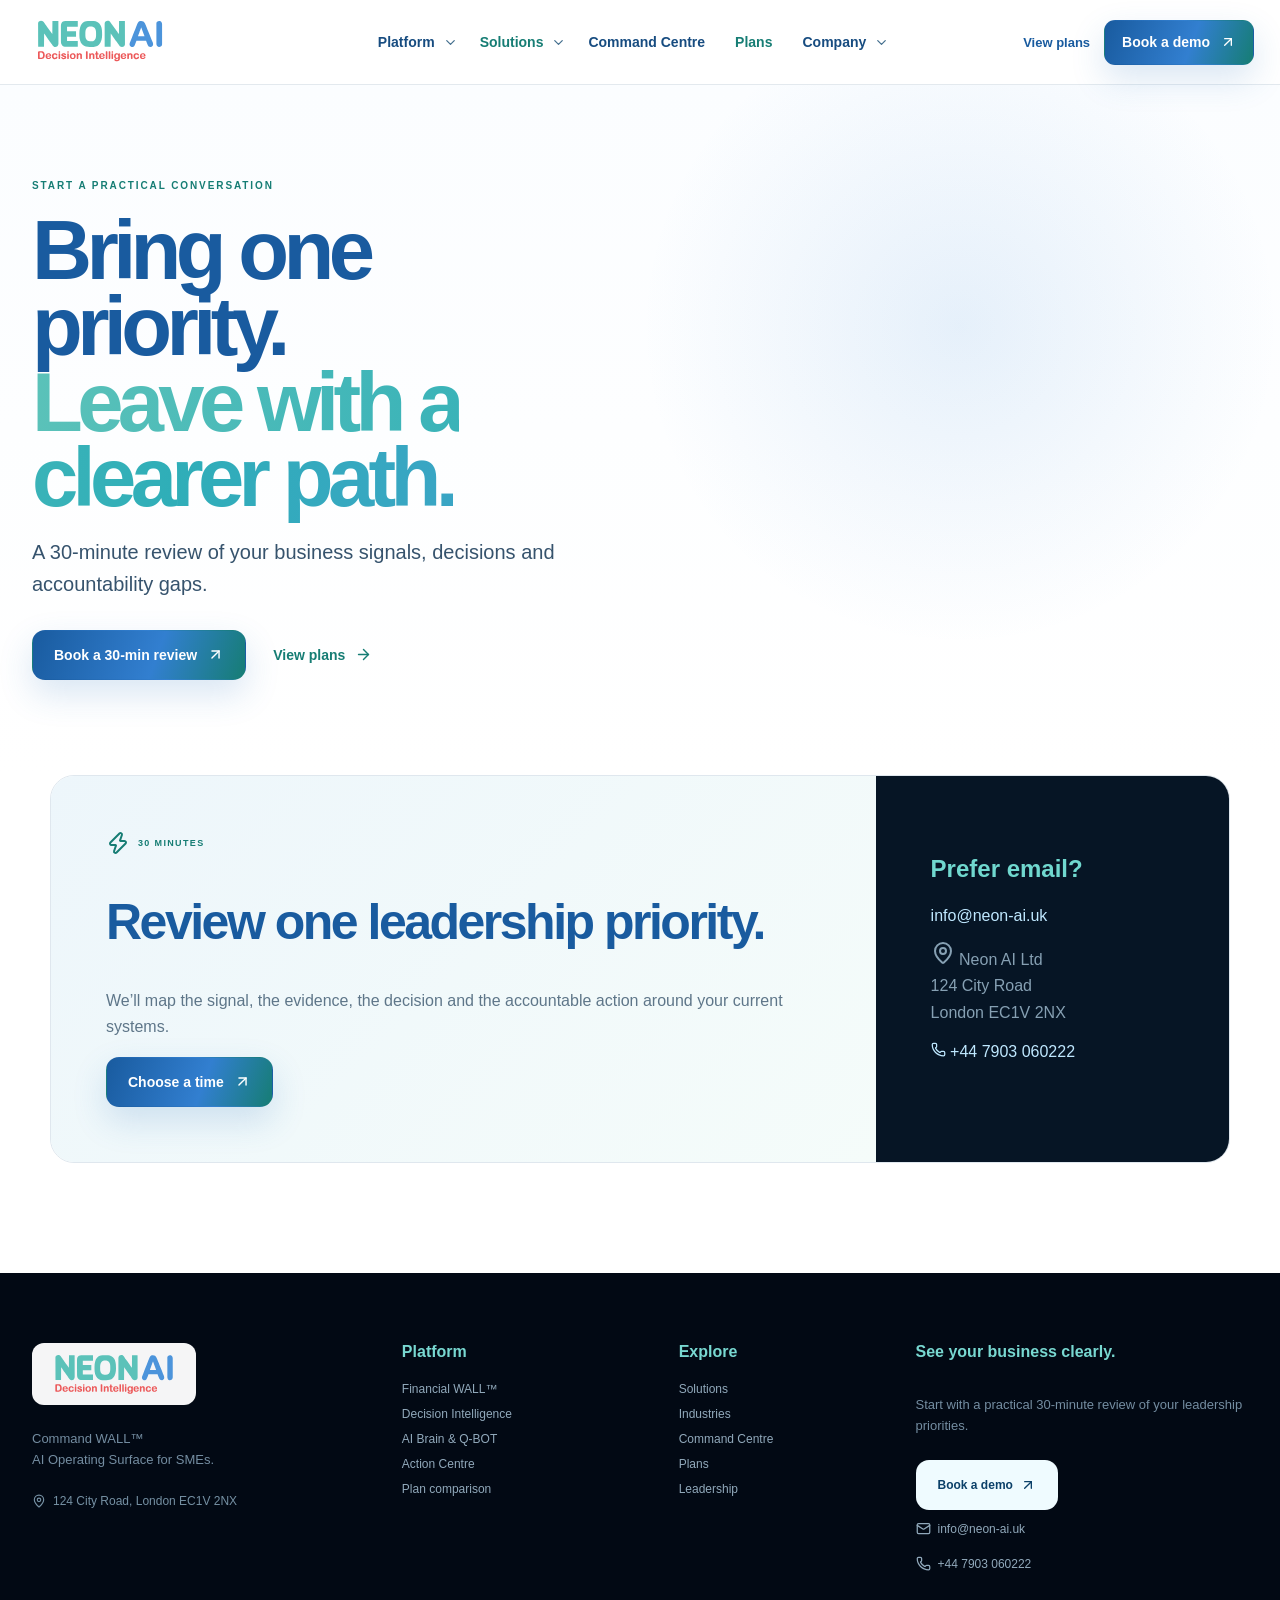
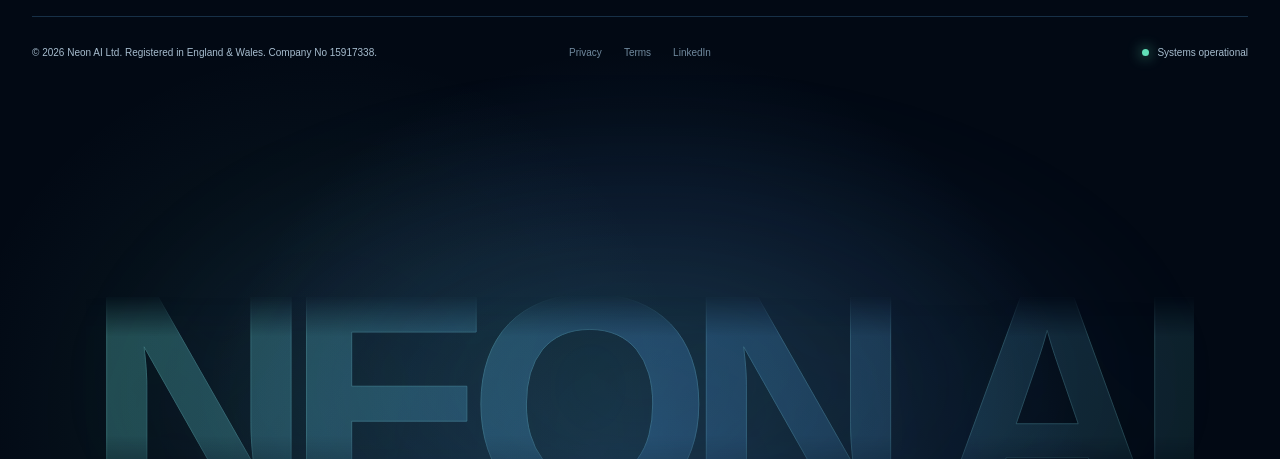
<file: contact/index.html>
<!DOCTYPE html><html lang="en"><head><meta charSet="utf-8"/><meta name="viewport" content="width=device-width, initial-scale=1"/><link rel="preload" as="image" href="/assets/neon-logo.svg"/><link rel="stylesheet" href="/_next/static/chunks/2rkn5nt3axmb6.css" data-precedence="next"/><link rel="preload" as="script" fetchPriority="low" href="/_next/static/chunks/0q7czltkgn3qh.js"/><script src="/_next/static/chunks/22y6wvv-_re20.js" async=""></script><script src="/_next/static/chunks/30ie7z9i1k572.js" async=""></script><script src="/_next/static/chunks/3zmhy5np4pm-w.js" async=""></script><script src="/_next/static/chunks/turbopack-1yi97q2lp8ugo.js" async=""></script><script src="/_next/static/chunks/0-4zpttn2a9wb.js" async=""></script><script src="/_next/static/chunks/3agka_bjuz1-q.js" async=""></script><title>Command WALL™ | Neon AI — Your business. Under control.</title><meta name="description" content="AI Operating Surface for SMEs. Financial WALL™, Decision Intelligence, AI Brain and accountable action. Physical Command Centre, iPad and mobile."/><meta name="codex-preview" content="development"/><link rel="shortcut icon" href="/assets/neon-logo.svg"/><link rel="icon" href="/assets/neon-logo.svg"/><script src="/_next/static/chunks/0cz1d0mv5g_q7.js" noModule=""></script></head><body class="antialiased"><div hidden=""><!--$--><!--/$--></div><div class="neon-cursor" aria-hidden="true"><span class="neon-cursor-halo"></span><span class="neon-cursor-dot"></span></div><header class="site-header"><div class="topbar"><a aria-label="Neon AI home" href="/"><span class="brand-lockup "><img src="/assets/neon-logo.svg" alt="Neon AI" width="140" height="66"/></span></a><nav class="desktop-nav" aria-label="Primary navigation"><div class="nav-item"><a href="/platform">Platform</a><button class="nav-toggle" aria-label="Open Platform menu" aria-expanded="false"><svg xmlns="http://www.w3.org/2000/svg" width="15" height="15" viewBox="0 0 24 24" fill="none" stroke="currentColor" stroke-width="2" stroke-linecap="round" stroke-linejoin="round" class="lucide lucide-chevron-down" aria-hidden="true"><path d="m6 9 6 6 6-6"></path></svg></button></div><div class="nav-item"><a href="/solutions">Solutions</a><button class="nav-toggle" aria-label="Open Solutions menu" aria-expanded="false"><svg xmlns="http://www.w3.org/2000/svg" width="15" height="15" viewBox="0 0 24 24" fill="none" stroke="currentColor" stroke-width="2" stroke-linecap="round" stroke-linejoin="round" class="lucide lucide-chevron-down" aria-hidden="true"><path d="m6 9 6 6 6-6"></path></svg></button></div><div class="nav-item"><a href="/command-centre">Command Centre</a></div><div class="nav-item"><a href="/plans">Plans</a></div><div class="nav-item"><a href="/company">Company</a><button class="nav-toggle" aria-label="Open Company menu" aria-expanded="false"><svg xmlns="http://www.w3.org/2000/svg" width="15" height="15" viewBox="0 0 24 24" fill="none" stroke="currentColor" stroke-width="2" stroke-linecap="round" stroke-linejoin="round" class="lucide lucide-chevron-down" aria-hidden="true"><path d="m6 9 6 6 6-6"></path></svg></button></div></nav><div class="header-actions"><a class="quiet-link" href="/plans">View plans</a><a class="button primary compact" href="/contact">Book a demo <svg xmlns="http://www.w3.org/2000/svg" width="16" height="16" viewBox="0 0 24 24" fill="none" stroke="currentColor" stroke-width="2" stroke-linecap="round" stroke-linejoin="round" class="lucide lucide-arrow-up-right" aria-hidden="true"><path d="M7 7h10v10"></path><path d="M7 17 17 7"></path></svg></a><button class="mobile-toggle" aria-label="Open navigation"><svg xmlns="http://www.w3.org/2000/svg" width="24" height="24" viewBox="0 0 24 24" fill="none" stroke="currentColor" stroke-width="2" stroke-linecap="round" stroke-linejoin="round" class="lucide lucide-menu" aria-hidden="true"><path d="M4 5h16"></path><path d="M4 12h16"></path><path d="M4 19h16"></path></svg></button></div></div></header><main class="detail-page"><section class="detail-hero"><div><p class="eyebrow">START A PRACTICAL CONVERSATION</p><h1>Bring one priority.<br/><span>Leave with a clearer path.</span></h1><p>A 30-minute review of your business signals, decisions and accountability gaps.</p><div><a class="button primary" href="/contact">Book a 30-min review <svg xmlns="http://www.w3.org/2000/svg" width="17" height="17" viewBox="0 0 24 24" fill="none" stroke="currentColor" stroke-width="2" stroke-linecap="round" stroke-linejoin="round" class="lucide lucide-arrow-up-right" aria-hidden="true"><path d="M7 7h10v10"></path><path d="M7 17 17 7"></path></svg></a><a class="button text" href="/plans">View plans <svg xmlns="http://www.w3.org/2000/svg" width="17" height="17" viewBox="0 0 24 24" fill="none" stroke="currentColor" stroke-width="2" stroke-linecap="round" stroke-linejoin="round" class="lucide lucide-arrow-right" aria-hidden="true"><path d="M5 12h14"></path><path d="m12 5 7 7-7 7"></path></svg></a></div></div></section><section class="contact-panel"><div><span><svg xmlns="http://www.w3.org/2000/svg" width="24" height="24" viewBox="0 0 24 24" fill="none" stroke="currentColor" stroke-width="2" stroke-linecap="round" stroke-linejoin="round" class="lucide lucide-zap" aria-hidden="true"><path d="M15.914 4a1.5 1.5 0 00-2.474-1.561l-9 9A1.5 1.5 0 005.5 14h4.002a.5.5 0 01.471.666L8.086 20a1.5 1.5 0 002.475 1.56l9-9A1.5 1.5 0 0018.5 10h-3.997a.5.5 0 01-.472-.667z"></path></svg> 30 MINUTES</span><h2>Review one leadership priority.</h2><p>We’ll map the signal, the evidence, the decision and the accountable action around your current systems.</p><a class="button primary" href="https://calendly.com/gtm-neon-ai" target="_blank" rel="noreferrer">Choose a time <svg xmlns="http://www.w3.org/2000/svg" width="17" height="17" viewBox="0 0 24 24" fill="none" stroke="currentColor" stroke-width="2" stroke-linecap="round" stroke-linejoin="round" class="lucide lucide-arrow-up-right" aria-hidden="true"><path d="M7 7h10v10"></path><path d="M7 17 17 7"></path></svg></a></div><div><h3>Prefer email?</h3><a href="mailto:info@neon-ai.uk">info@neon-ai.uk</a><p><svg xmlns="http://www.w3.org/2000/svg" width="24" height="24" viewBox="0 0 24 24" fill="none" stroke="currentColor" stroke-width="2" stroke-linecap="round" stroke-linejoin="round" class="lucide lucide-map-pin" aria-hidden="true"><path d="M20 10c0 4.993-5.539 10.193-7.399 11.799a1 1 0 0 1-1.202 0C9.539 20.193 4 14.993 4 10a8 8 0 0 1 16 0"></path><circle cx="12" cy="10" r="3"></circle></svg> Neon AI Ltd<br/>124 City Road<br/>London EC1V 2NX</p><a href="tel:+447903060222"><svg xmlns="http://www.w3.org/2000/svg" width="15" height="15" viewBox="0 0 24 24" fill="none" stroke="currentColor" stroke-width="2" stroke-linecap="round" stroke-linejoin="round" class="lucide lucide-phone" aria-hidden="true"><path d="M13.832 16.568a1 1 0 0 0 1.213-.303l.355-.465A2 2 0 0 1 17 15h3a2 2 0 0 1 2 2v3a2 2 0 0 1-2 2A18 18 0 0 1 2 4a2 2 0 0 1 2-2h3a2 2 0 0 1 2 2v3a2 2 0 0 1-.8 1.6l-.468.351a1 1 0 0 0-.292 1.233 14 14 0 0 0 6.392 6.384"></path></svg> +44 7903 060222</a></div></section></main><footer class="site-footer"><div class="footer-top"><div><span class="brand-lockup light"><img src="/assets/neon-logo.svg" alt="Neon AI" width="140" height="66"/></span><p>Command WALL™<br/>AI Operating Surface for SMEs.</p><span class="footer-address"><svg xmlns="http://www.w3.org/2000/svg" width="14" height="14" viewBox="0 0 24 24" fill="none" stroke="currentColor" stroke-width="2" stroke-linecap="round" stroke-linejoin="round" class="lucide lucide-map-pin" aria-hidden="true"><path d="M20 10c0 4.993-5.539 10.193-7.399 11.799a1 1 0 0 1-1.202 0C9.539 20.193 4 14.993 4 10a8 8 0 0 1 16 0"></path><circle cx="12" cy="10" r="3"></circle></svg>124 City Road, London EC1V 2NX</span></div><div><h3>Platform</h3><a href="/platform#financial">Financial WALL™</a><a href="/platform#intelligence">Decision Intelligence</a><a href="/platform#brain">AI Brain &amp; Q-BOT</a><a href="/solutions#action">Action Centre</a><a href="/plans#comparison">Plan comparison</a></div><div><h3>Explore</h3><a href="/solutions">Solutions</a><a href="/solutions#industries">Industries</a><a href="/command-centre">Command Centre</a><a href="/plans">Plans</a><a href="/company#leadership">Leadership</a></div><div class="footer-contact"><h3>See your business clearly.</h3><p>Start with a practical 30-minute review of your leadership priorities.</p><a class="button light" href="/contact">Book a demo <svg xmlns="http://www.w3.org/2000/svg" width="16" height="16" viewBox="0 0 24 24" fill="none" stroke="currentColor" stroke-width="2" stroke-linecap="round" stroke-linejoin="round" class="lucide lucide-arrow-up-right" aria-hidden="true"><path d="M7 7h10v10"></path><path d="M7 17 17 7"></path></svg></a><a href="mailto:info@neon-ai.uk"><svg xmlns="http://www.w3.org/2000/svg" width="15" height="15" viewBox="0 0 24 24" fill="none" stroke="currentColor" stroke-width="2" stroke-linecap="round" stroke-linejoin="round" class="lucide lucide-mail" aria-hidden="true"><path d="m22 7-8.991 5.727a2 2 0 0 1-2.009 0L2 7"></path><rect x="2" y="4" width="20" height="16" rx="2"></rect></svg> info@neon-ai.uk</a><a href="tel:+447903060222"><svg xmlns="http://www.w3.org/2000/svg" width="15" height="15" viewBox="0 0 24 24" fill="none" stroke="currentColor" stroke-width="2" stroke-linecap="round" stroke-linejoin="round" class="lucide lucide-phone" aria-hidden="true"><path d="M13.832 16.568a1 1 0 0 0 1.213-.303l.355-.465A2 2 0 0 1 17 15h3a2 2 0 0 1 2 2v3a2 2 0 0 1-2 2A18 18 0 0 1 2 4a2 2 0 0 1 2-2h3a2 2 0 0 1 2 2v3a2 2 0 0 1-.8 1.6l-.468.351a1 1 0 0 0-.292 1.233 14 14 0 0 0 6.392 6.384"></path></svg> +44 7903 060222</a></div></div><div class="footer-bottom"><span>© 2026 Neon AI Ltd. Registered in England &amp; Wales. Company No 15917338.</span><div><a href="/privacy">Privacy</a><a href="/terms">Terms</a><a href="https://www.linkedin.com/company/neonai/" target="_blank" rel="noreferrer">LinkedIn</a></div><span class="system-status"><i></i> Systems operational</span></div><div class="footer-mark" aria-hidden="true"><span>NEON AI</span></div></footer><!--$--><!--/$--><script src="/_next/static/chunks/0q7czltkgn3qh.js" id="_R_" async=""></script><script>(self.__next_f=self.__next_f||[]).push([0])</script><script>self.__next_f.push([1,"1:\"$Sreact.fragment\"\n2:I[96726,[\"/_next/static/chunks/0-4zpttn2a9wb.js\"],\"default\"]\n3:I[15914,[\"/_next/static/chunks/0-4zpttn2a9wb.js\"],\"default\"]\n4:I[25173,[\"/_next/static/chunks/0-4zpttn2a9wb.js\",\"/_next/static/chunks/3agka_bjuz1-q.js\"],\"DetailPage\"]\n5:I[52800,[\"/_next/static/chunks/0-4zpttn2a9wb.js\"],\"OutletBoundary\"]\n6:\"$Sreact.suspense\"\n9:I[52800,[\"/_next/static/chunks/0-4zpttn2a9wb.js\"],\"ViewportBoundary\"]\nb:I[52800,[\"/_next/static/chunks/0-4zpttn2a9wb.js\"],\"MetadataBoundary\"]\nd:I[47276,[\"/_next/static/chunks/0-4zpttn2a9wb.js\"],\"default\",1]\n:HL[\"/_next/static/chunks/2rkn5nt3axmb6.css\",\"style\"]\n8:X\n0:{\"P\":null,\"c\":[\"\",\"contact\",\"\"],\"q\":\"\",\"i\":false,\"f\":[[[\"\",{\"children\":[\"contact\",{\"children\":[\"__PAGE__\",{},\"$undefined\",\"$undefined\",4608]},\"$undefined\",\"$undefined\",4608]},\"$undefined\",\"$undefined\",4624],[[\"$\",\"$1\",\"c\",{\"children\":[[[\"$\",\"link\",\"0\",{\"rel\":\"stylesheet\",\"href\":\"/_next/static/chunks/2rkn5nt3axmb6.css\",\"precedence\":\"next\",\"crossOrigin\":\"$undefined\",\"nonce\":\"$undefined\"}],[\"$\",\"script\",\"script-0\",{\"src\":\"/_next/static/chunks/0-4zpttn2a9wb.js\",\"async\":true,\"nonce\":\"$undefined\"}]],[\"$\",\"html\",null,{\"lang\":\"en\",\"children\":[\"$\",\"body\",null,{\"className\":\"antialiased\",\"children\":[\"$\",\"$L2\",null,{\"parallelRouterKey\":\"children\",\"error\":\"$undefined\",\"errorStyles\":\"$undefined\",\"errorScripts\":\"$undefined\",\"template\":[\"$\",\"$L3\",null,{}],\"templateStyles\":\"$undefined\",\"templateScripts\":\"$undefined\",\"notFound\":[[[\"$\",\"title\",null,{\"children\":\"404: This page could not be found.\"}],[\"$\",\"div\",null,{\"style\":{\"fontFamily\":\"system-ui,\\\"Segoe UI\\\",Roboto,Helvetica,Arial,sans-serif,\\\"Apple Color Emoji\\\",\\\"Segoe UI Emoji\\\"\",\"height\":\"100vh\",\"textAlign\":\"center\",\"display\":\"flex\",\"flexDirection\":\"column\",\"alignItems\":\"center\",\"justifyContent\":\"center\"},\"children\":[\"$\",\"div\",null,{\"children\":[[\"$\",\"style\",null,{\"dangerouslySetInnerHTML\":{\"__html\":\"body{color:#000;background:#fff;margin:0}.next-error-h1{border-right:1px solid rgba(0,0,0,.3)}@media (prefers-color-scheme:dark){body{color:#fff;background:#000}.next-error-h1{border-right:1px solid rgba(255,255,255,.3)}}\"}}],[\"$\",\"h1\",null,{\"className\":\"next-error-h1\",\"style\":{\"display\":\"inline-block\",\"margin\":\"0 20px 0 0\",\"padding\":\"0 23px 0 0\",\"fontSize\":24,\"fontWeight\":500,\"verticalAlign\":\"top\",\"lineHeight\":\"49px\"},\"children\":404}],[\"$\",\"div\",null,{\"style\":{\"display\":\"inline-block\"},\"children\":[\"$\",\"h2\",null,{\"style\":{\"fontSize\":14,\"fontWeight\":400,\"lineHeight\":\"49px\",\"margin\":0},\"children\":\"This page could not be found.\"}]}]]}]}]],[]],\"forbidden\":\"$undefined\",\"unauthorized\":\"$undefined\"}]}]}]]}],{\"children\":[[\"$\",\"$1\",\"c\",{\"children\":[null,[\"$\",\"$L2\",null,{\"parallelRouterKey\":\"children\",\"error\":\"$undefined\",\"errorStyles\":\"$undefined\",\"errorScripts\":\"$undefined\",\"template\":[\"$\",\"$L3\",null,{}],\"templateStyles\":\"$undefined\",\"templateScripts\":\"$undefined\",\"notFound\":\"$undefined\",\"forbidden\":\"$undefined\",\"unauthorized\":\"$undefined\"}]]}],{\"children\":[[\"$\",\"$1\",\"c\",{\"children\":[[\"$\",\"$L4\",null,{\"kind\":\"contact\"}],[[\"$\",\"script\",\"script-0\",{\"src\":\"/_next/static/chunks/3agka_bjuz1-q.js\",\"async\":true,\"nonce\":\"$undefined\"}]],[\"$\",\"$L5\",null,{\"children\":[\"$\",\"$6\",null,{\"name\":\"Next.MetadataOutlet\",\"children\":\"$@7\"}]}]]}],{},null,false,null]},null,false,\"$8\"]},null,false,null],[\"$\",\"$1\",\"h\",{\"children\":[null,[\"$\",\"$L9\",null,{\"children\":\"$La\"}],[\"$\",\"div\",null,{\"hidden\":true,\"children\":[\"$\",\"$Lb\",null,{\"children\":[\"$\",\"$6\",null,{\"name\":\"Next.Metadata\",\"children\":\"$Lc\"}]}]}],null]}],false]],\"m\":\"$undefined\",\"G\":[\"$d\",[[\"$\",\"link\",\"0\",{\"rel\":\"stylesheet\",\"href\":\"/_next/static/chunks/2rkn5nt3axmb6.css\",\"precedence\":\"next\",\"crossOrigin\":\"$undefined\",\"nonce\":\"$undefined\"}]]],\"S\":true,\"h\":null,\"r\":\"$undefined\",\"s\":\"$undefined\",\"a\":\"$undefined\",\"l\":\"$undefined\",\"p\":\"$undefined\",\"d\":\"$undefined\",\"b\":\"odpQChz72AylX2KNecEHg\"}\n8:C\na:[[\"$\",\"meta\",\"0\",{\"charSet\":\"utf-8\"}],[\"$\",\"meta\",\"1\",{\"name\":\"viewport\",\"content\":\"width=device-width, initial-scale=1\"}]]\ne:I[85743,[\"/_next/static/chunks/0-4zpttn2a9wb.js\"],\"IconMark\"]\n7:null\nc:[[\"$\",\"title\",\"0\",{\"children\":\"Command WALL™ | Neon AI — Your business. Under control.\"}],[\"$\",\"meta\",\"1\",{\"name\":\"description\",\"content\":\"AI Operating Surface for SMEs. Financial WALL™, Decision Intelligence, AI Brain and accountable action. Physical Command Centre, iPad and mobile.\"}],[\"$\",\"meta\",\"2\",{\"name\":\"codex-preview\",\"content\":\"development\"}],[\"$\",\"link\",\"3\",{\"rel\":\"shortcut icon\",\"href\":\"/assets/neon-logo.svg\"}],[\"$\",\"link\",\"4\",{\"rel\":\"icon\",\"href\":\"/assets/neon-logo.svg\"}],[\"$\",\"$Le\",\"5\",{}]]\n"])</script></body></html>
</file>
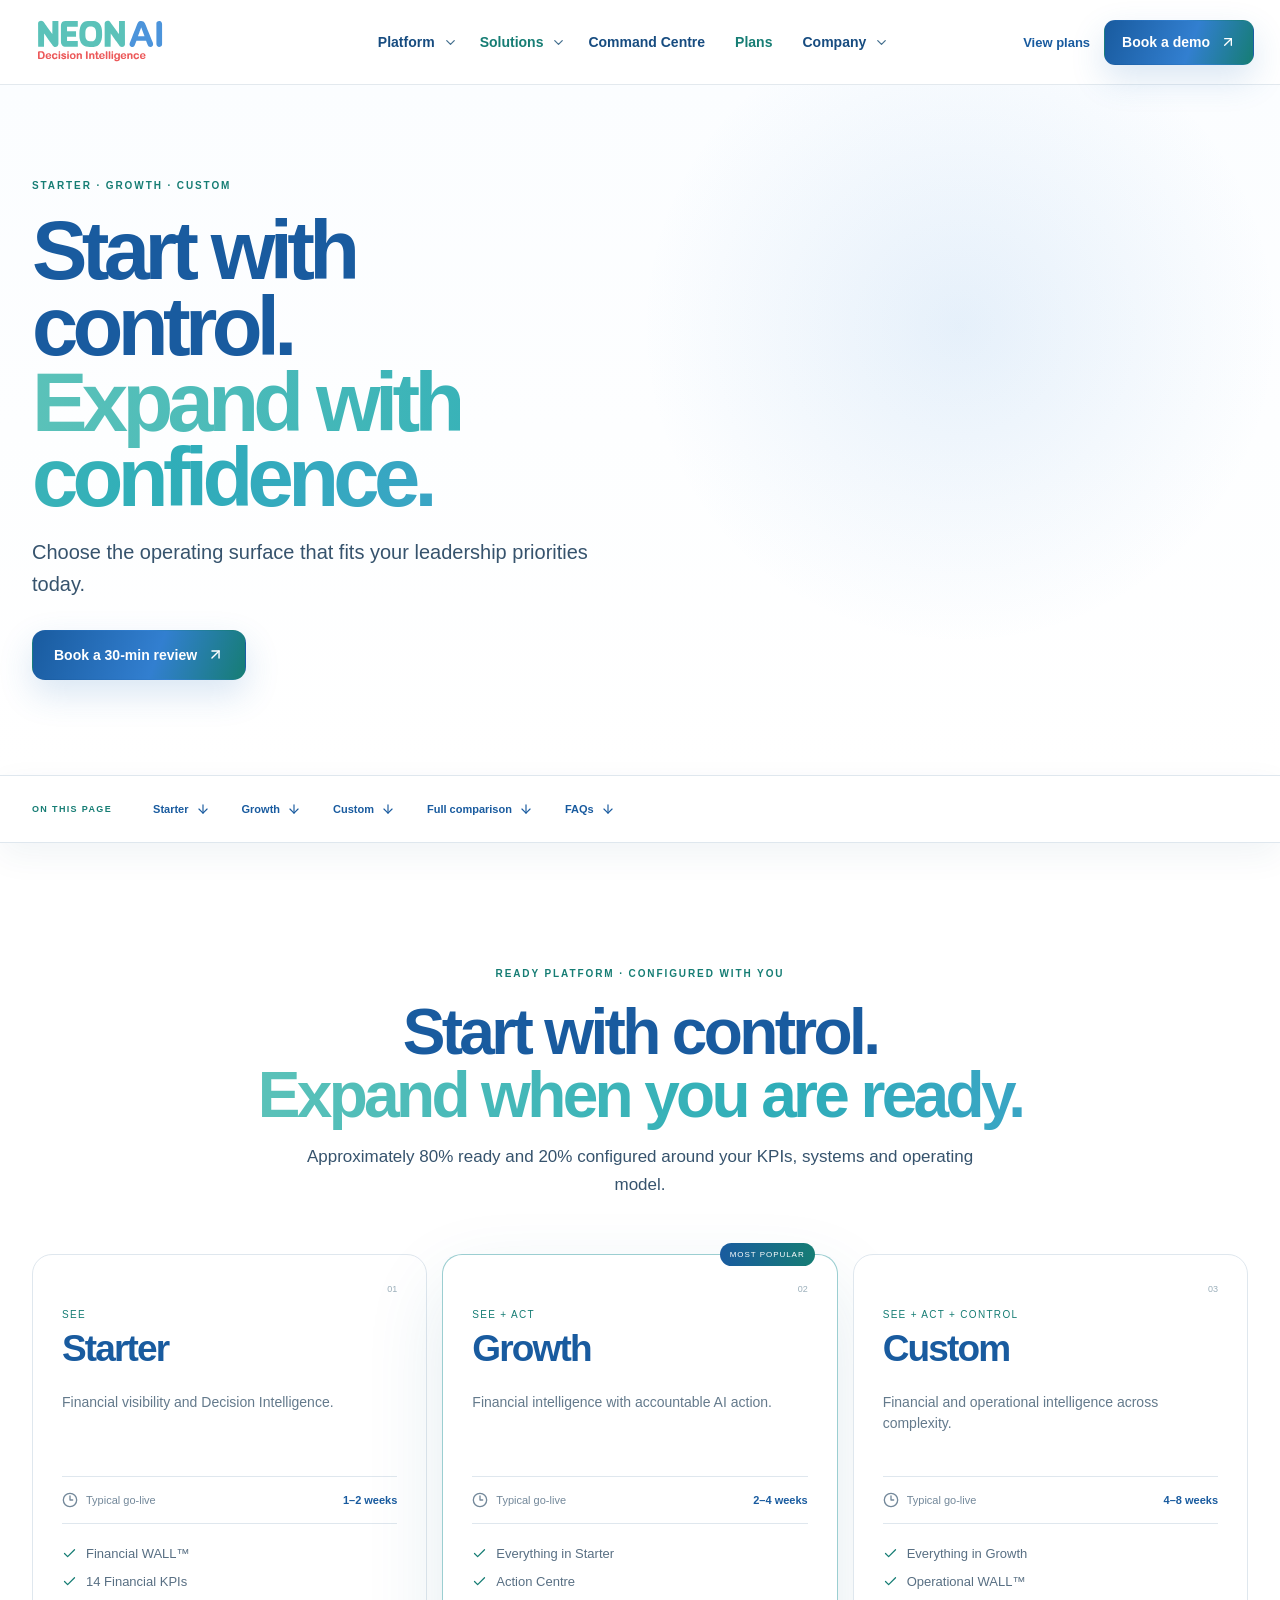
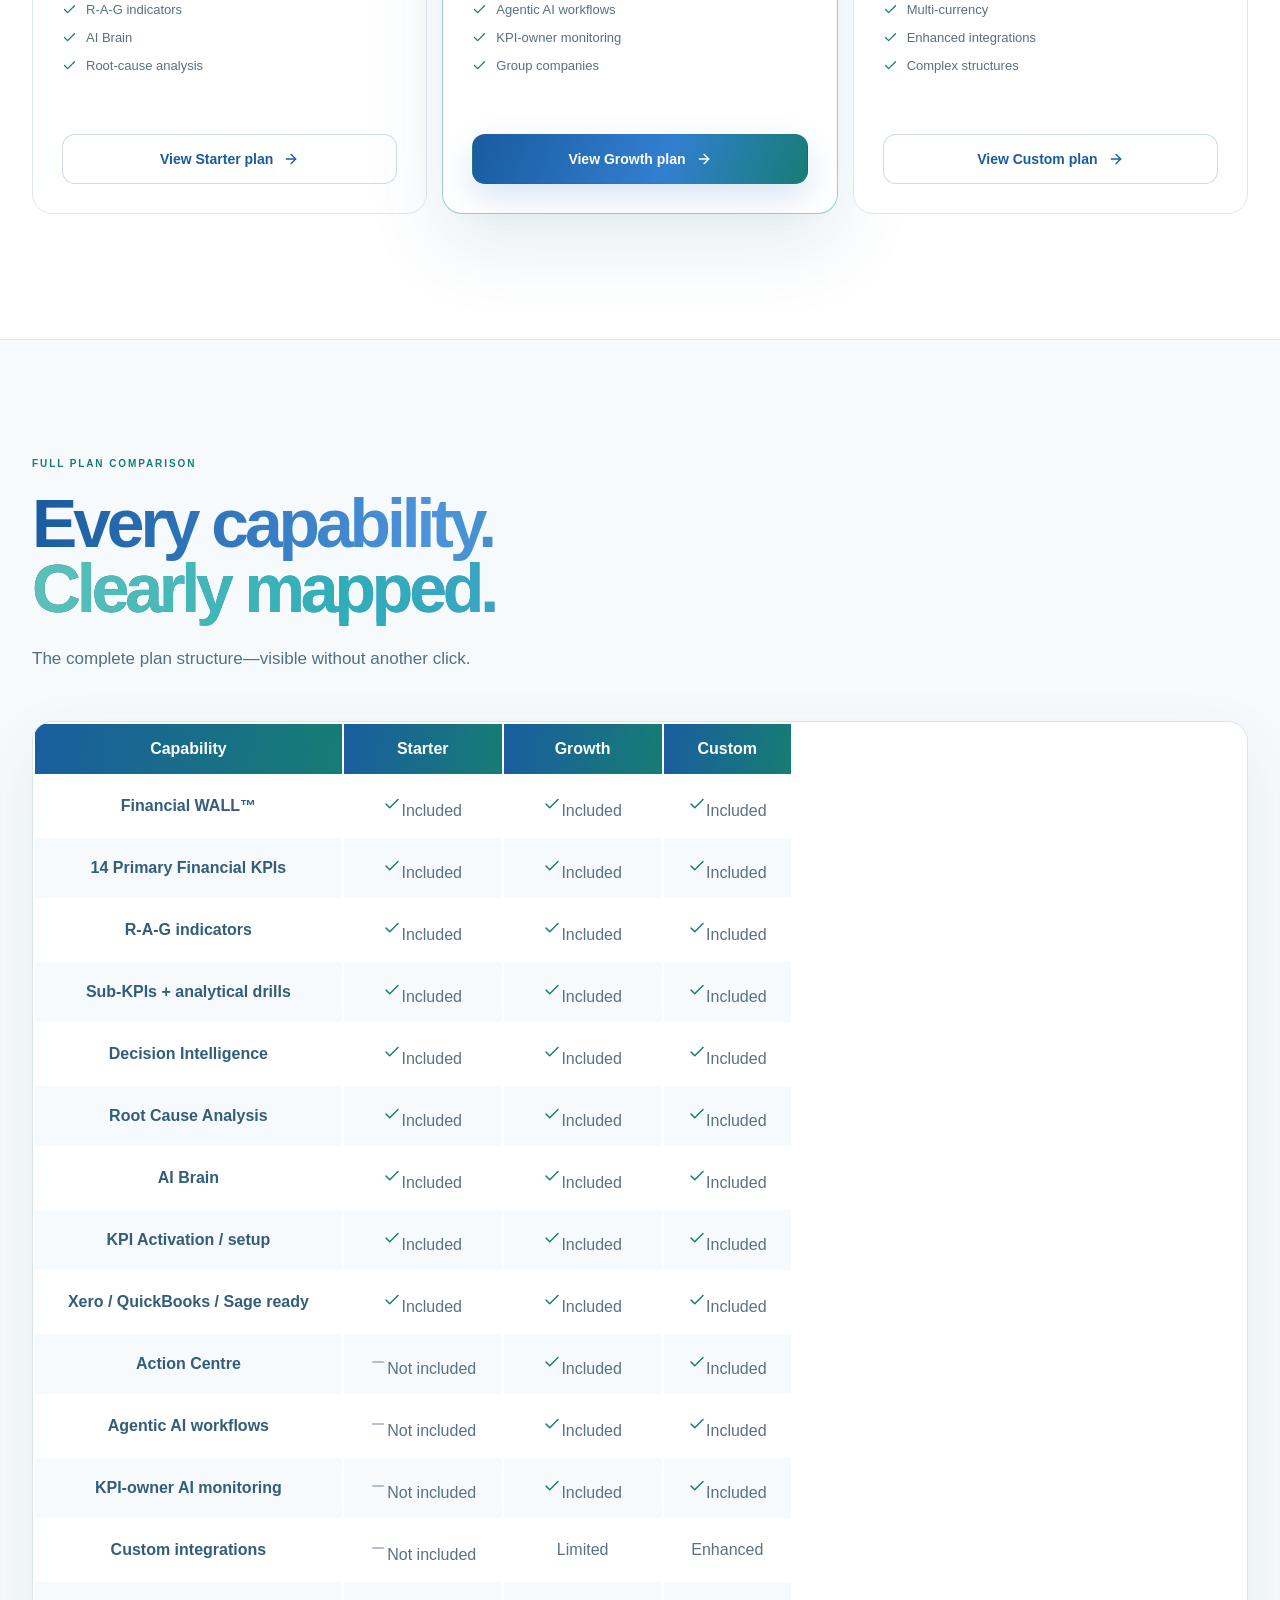
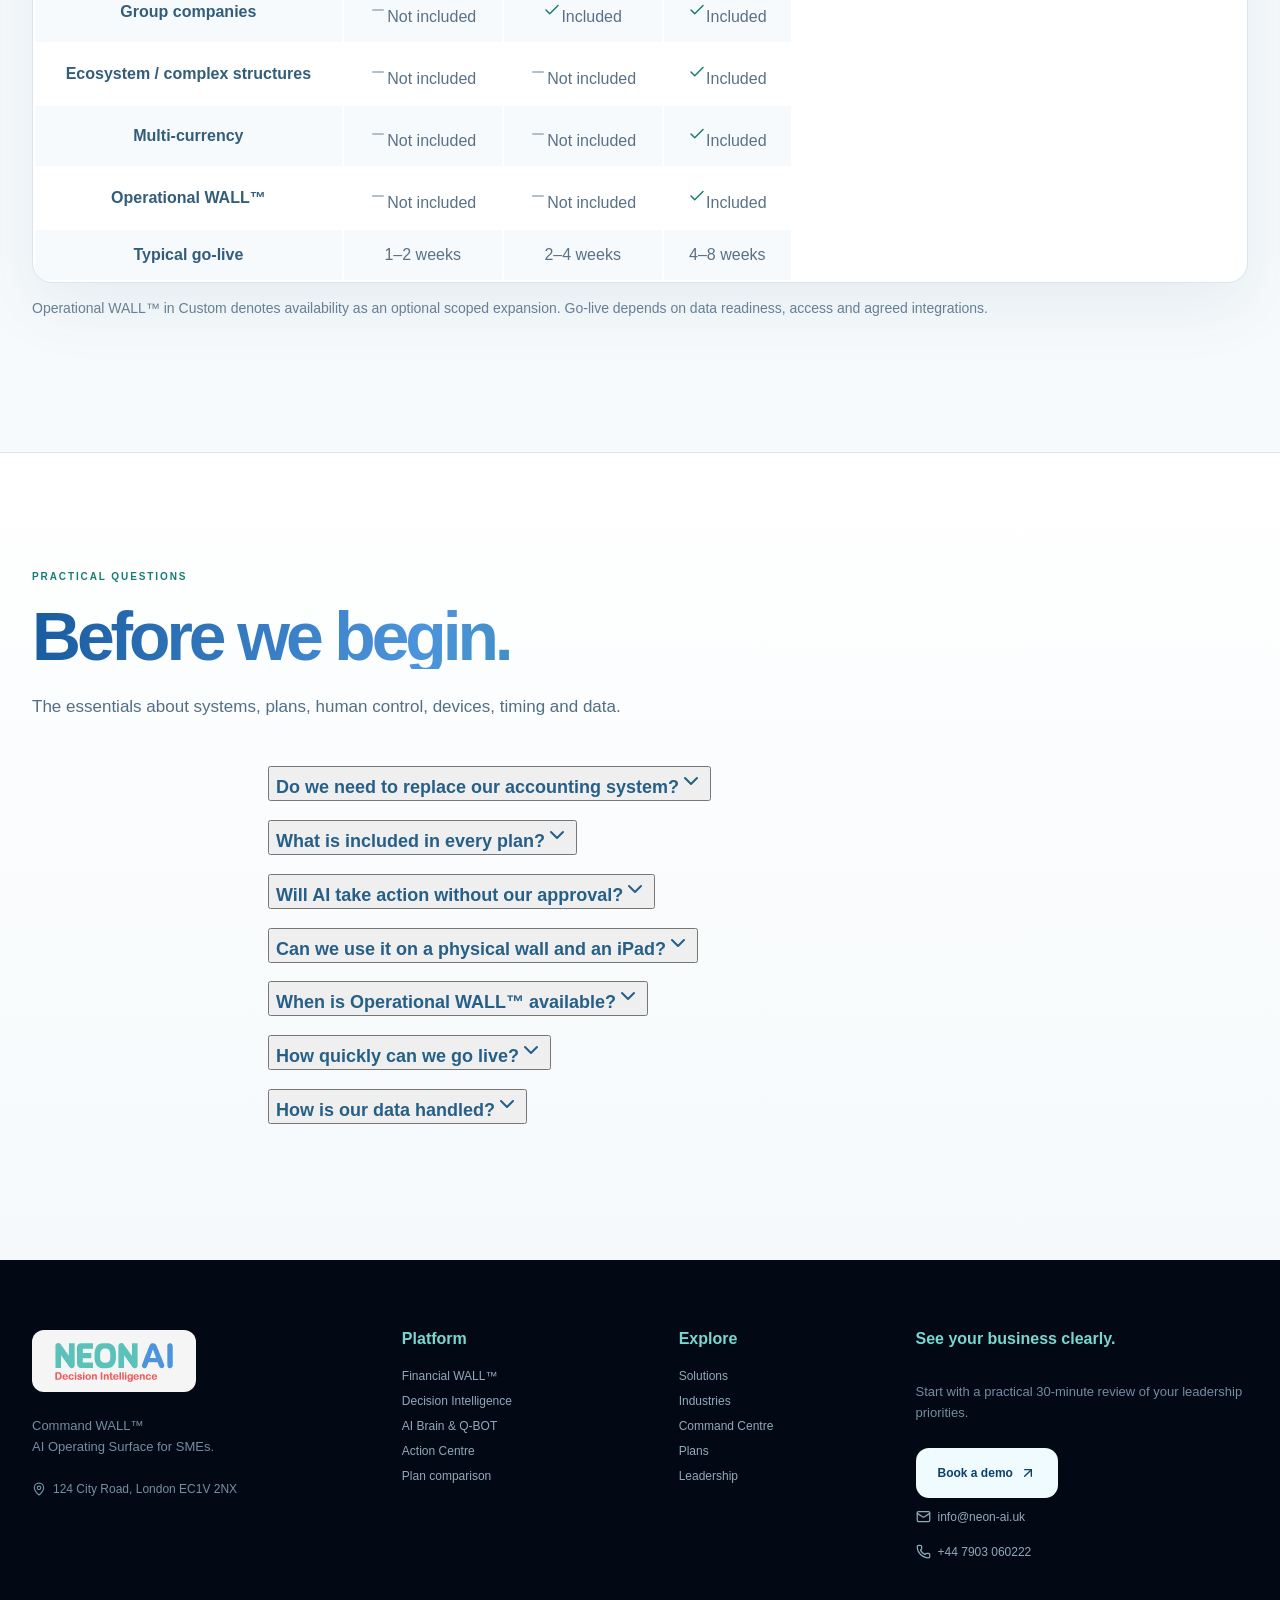
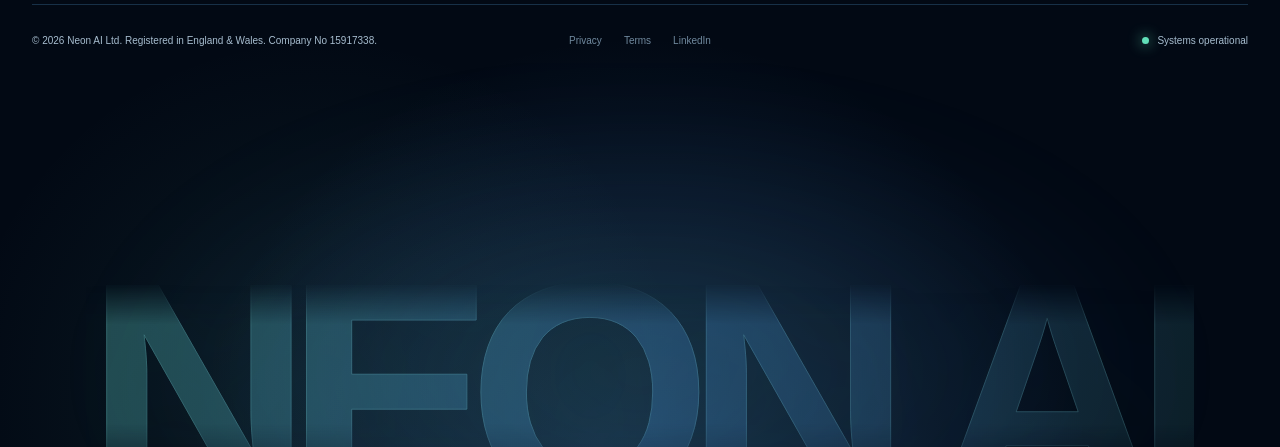
<file: plans/index.html>
<!DOCTYPE html><html lang="en"><head><meta charSet="utf-8"/><meta name="viewport" content="width=device-width, initial-scale=1"/><link rel="preload" as="image" href="/assets/neon-logo.svg"/><link rel="stylesheet" href="/_next/static/chunks/2rkn5nt3axmb6.css" data-precedence="next"/><link rel="preload" as="script" fetchPriority="low" href="/_next/static/chunks/0q7czltkgn3qh.js"/><script src="/_next/static/chunks/22y6wvv-_re20.js" async=""></script><script src="/_next/static/chunks/30ie7z9i1k572.js" async=""></script><script src="/_next/static/chunks/3zmhy5np4pm-w.js" async=""></script><script src="/_next/static/chunks/turbopack-1yi97q2lp8ugo.js" async=""></script><script src="/_next/static/chunks/0-4zpttn2a9wb.js" async=""></script><script src="/_next/static/chunks/3agka_bjuz1-q.js" async=""></script><title>Command WALL™ | Neon AI — Your business. Under control.</title><meta name="description" content="AI Operating Surface for SMEs. Financial WALL™, Decision Intelligence, AI Brain and accountable action. Physical Command Centre, iPad and mobile."/><meta name="codex-preview" content="development"/><link rel="shortcut icon" href="/assets/neon-logo.svg"/><link rel="icon" href="/assets/neon-logo.svg"/><script src="/_next/static/chunks/0cz1d0mv5g_q7.js" noModule=""></script></head><body class="antialiased"><div hidden=""><!--$--><!--/$--></div><div class="neon-cursor" aria-hidden="true"><span class="neon-cursor-halo"></span><span class="neon-cursor-dot"></span></div><header class="site-header"><div class="topbar"><a aria-label="Neon AI home" href="/"><span class="brand-lockup "><img src="/assets/neon-logo.svg" alt="Neon AI" width="140" height="66"/></span></a><nav class="desktop-nav" aria-label="Primary navigation"><div class="nav-item"><a href="/platform">Platform</a><button class="nav-toggle" aria-label="Open Platform menu" aria-expanded="false"><svg xmlns="http://www.w3.org/2000/svg" width="15" height="15" viewBox="0 0 24 24" fill="none" stroke="currentColor" stroke-width="2" stroke-linecap="round" stroke-linejoin="round" class="lucide lucide-chevron-down" aria-hidden="true"><path d="m6 9 6 6 6-6"></path></svg></button></div><div class="nav-item"><a href="/solutions">Solutions</a><button class="nav-toggle" aria-label="Open Solutions menu" aria-expanded="false"><svg xmlns="http://www.w3.org/2000/svg" width="15" height="15" viewBox="0 0 24 24" fill="none" stroke="currentColor" stroke-width="2" stroke-linecap="round" stroke-linejoin="round" class="lucide lucide-chevron-down" aria-hidden="true"><path d="m6 9 6 6 6-6"></path></svg></button></div><div class="nav-item"><a href="/command-centre">Command Centre</a></div><div class="nav-item"><a href="/plans">Plans</a></div><div class="nav-item"><a href="/company">Company</a><button class="nav-toggle" aria-label="Open Company menu" aria-expanded="false"><svg xmlns="http://www.w3.org/2000/svg" width="15" height="15" viewBox="0 0 24 24" fill="none" stroke="currentColor" stroke-width="2" stroke-linecap="round" stroke-linejoin="round" class="lucide lucide-chevron-down" aria-hidden="true"><path d="m6 9 6 6 6-6"></path></svg></button></div></nav><div class="header-actions"><a class="quiet-link" href="/plans">View plans</a><a class="button primary compact" href="/contact">Book a demo <svg xmlns="http://www.w3.org/2000/svg" width="16" height="16" viewBox="0 0 24 24" fill="none" stroke="currentColor" stroke-width="2" stroke-linecap="round" stroke-linejoin="round" class="lucide lucide-arrow-up-right" aria-hidden="true"><path d="M7 7h10v10"></path><path d="M7 17 17 7"></path></svg></a><button class="mobile-toggle" aria-label="Open navigation"><svg xmlns="http://www.w3.org/2000/svg" width="24" height="24" viewBox="0 0 24 24" fill="none" stroke="currentColor" stroke-width="2" stroke-linecap="round" stroke-linejoin="round" class="lucide lucide-menu" aria-hidden="true"><path d="M4 5h16"></path><path d="M4 12h16"></path><path d="M4 19h16"></path></svg></button></div></div></header><main class="detail-page"><section class="detail-hero"><div><p class="eyebrow">STARTER · GROWTH · CUSTOM</p><h1>Start with control.<br/><span>Expand with confidence.</span></h1><p>Choose the operating surface that fits your leadership priorities today.</p><div><a class="button primary" href="/contact">Book a 30-min review <svg xmlns="http://www.w3.org/2000/svg" width="17" height="17" viewBox="0 0 24 24" fill="none" stroke="currentColor" stroke-width="2" stroke-linecap="round" stroke-linejoin="round" class="lucide lucide-arrow-up-right" aria-hidden="true"><path d="M7 7h10v10"></path><path d="M7 17 17 7"></path></svg></a></div></div></section><nav class="section-navigation" aria-label="plans page sections"><span>ON THIS PAGE</span><div><a href="#starter">Starter<svg xmlns="http://www.w3.org/2000/svg" width="14" height="14" viewBox="0 0 24 24" fill="none" stroke="currentColor" stroke-width="2" stroke-linecap="round" stroke-linejoin="round" class="lucide lucide-arrow-down" aria-hidden="true"><path d="M12 5v14"></path><path d="m19 12-7 7-7-7"></path></svg></a><a href="#growth">Growth<svg xmlns="http://www.w3.org/2000/svg" width="14" height="14" viewBox="0 0 24 24" fill="none" stroke="currentColor" stroke-width="2" stroke-linecap="round" stroke-linejoin="round" class="lucide lucide-arrow-down" aria-hidden="true"><path d="M12 5v14"></path><path d="m19 12-7 7-7-7"></path></svg></a><a href="#custom">Custom<svg xmlns="http://www.w3.org/2000/svg" width="14" height="14" viewBox="0 0 24 24" fill="none" stroke="currentColor" stroke-width="2" stroke-linecap="round" stroke-linejoin="round" class="lucide lucide-arrow-down" aria-hidden="true"><path d="M12 5v14"></path><path d="m19 12-7 7-7-7"></path></svg></a><a href="#comparison">Full comparison<svg xmlns="http://www.w3.org/2000/svg" width="14" height="14" viewBox="0 0 24 24" fill="none" stroke="currentColor" stroke-width="2" stroke-linecap="round" stroke-linejoin="round" class="lucide lucide-arrow-down" aria-hidden="true"><path d="M12 5v14"></path><path d="m19 12-7 7-7-7"></path></svg></a><a href="#faq">FAQs<svg xmlns="http://www.w3.org/2000/svg" width="14" height="14" viewBox="0 0 24 24" fill="none" stroke="currentColor" stroke-width="2" stroke-linecap="round" stroke-linejoin="round" class="lucide lucide-arrow-down" aria-hidden="true"><path d="M12 5v14"></path><path d="m19 12-7 7-7-7"></path></svg></a></div></nav><section class="section plans-preview"><div class="section-heading centered reveal"><p class="eyebrow">READY PLATFORM · CONFIGURED WITH YOU</p><h2>Start with control.<br/><span>Expand when you are ready.</span></h2><p>Approximately 80% ready and 20% configured around your KPIs, systems and operating model.</p></div><div class="plan-grid reveal"><article id="starter" class="plan-card"><span>0<!-- -->1</span><small>See</small><h3>Starter</h3><p>Financial visibility and Decision Intelligence.</p><div class="live-time"><svg xmlns="http://www.w3.org/2000/svg" width="16" height="16" viewBox="0 0 24 24" fill="none" stroke="currentColor" stroke-width="2" stroke-linecap="round" stroke-linejoin="round" class="lucide lucide-clock3 lucide-clock-3" aria-hidden="true"><circle cx="12" cy="12" r="10"></circle><path d="M12 6v6h4"></path></svg> Typical go-live <b>1–2 weeks</b></div><ul><li><svg xmlns="http://www.w3.org/2000/svg" width="15" height="15" viewBox="0 0 24 24" fill="none" stroke="currentColor" stroke-width="2" stroke-linecap="round" stroke-linejoin="round" class="lucide lucide-check" aria-hidden="true"><path d="M20 6 9 17l-5-5"></path></svg>Financial WALL™</li><li><svg xmlns="http://www.w3.org/2000/svg" width="15" height="15" viewBox="0 0 24 24" fill="none" stroke="currentColor" stroke-width="2" stroke-linecap="round" stroke-linejoin="round" class="lucide lucide-check" aria-hidden="true"><path d="M20 6 9 17l-5-5"></path></svg>14 Financial KPIs</li><li><svg xmlns="http://www.w3.org/2000/svg" width="15" height="15" viewBox="0 0 24 24" fill="none" stroke="currentColor" stroke-width="2" stroke-linecap="round" stroke-linejoin="round" class="lucide lucide-check" aria-hidden="true"><path d="M20 6 9 17l-5-5"></path></svg>R-A-G indicators</li><li><svg xmlns="http://www.w3.org/2000/svg" width="15" height="15" viewBox="0 0 24 24" fill="none" stroke="currentColor" stroke-width="2" stroke-linecap="round" stroke-linejoin="round" class="lucide lucide-check" aria-hidden="true"><path d="M20 6 9 17l-5-5"></path></svg>AI Brain</li><li><svg xmlns="http://www.w3.org/2000/svg" width="15" height="15" viewBox="0 0 24 24" fill="none" stroke="currentColor" stroke-width="2" stroke-linecap="round" stroke-linejoin="round" class="lucide lucide-check" aria-hidden="true"><path d="M20 6 9 17l-5-5"></path></svg>Root-cause analysis</li></ul><a class="button outline" href="/plans#starter">View <!-- -->Starter<!-- --> plan <svg xmlns="http://www.w3.org/2000/svg" width="16" height="16" viewBox="0 0 24 24" fill="none" stroke="currentColor" stroke-width="2" stroke-linecap="round" stroke-linejoin="round" class="lucide lucide-arrow-right" aria-hidden="true"><path d="M5 12h14"></path><path d="m12 5 7 7-7 7"></path></svg></a></article><article id="growth" class="plan-card featured"><em>MOST POPULAR</em><span>0<!-- -->2</span><small>See + Act</small><h3>Growth</h3><p>Financial intelligence with accountable AI action.</p><div class="live-time"><svg xmlns="http://www.w3.org/2000/svg" width="16" height="16" viewBox="0 0 24 24" fill="none" stroke="currentColor" stroke-width="2" stroke-linecap="round" stroke-linejoin="round" class="lucide lucide-clock3 lucide-clock-3" aria-hidden="true"><circle cx="12" cy="12" r="10"></circle><path d="M12 6v6h4"></path></svg> Typical go-live <b>2–4 weeks</b></div><ul><li><svg xmlns="http://www.w3.org/2000/svg" width="15" height="15" viewBox="0 0 24 24" fill="none" stroke="currentColor" stroke-width="2" stroke-linecap="round" stroke-linejoin="round" class="lucide lucide-check" aria-hidden="true"><path d="M20 6 9 17l-5-5"></path></svg>Everything in Starter</li><li><svg xmlns="http://www.w3.org/2000/svg" width="15" height="15" viewBox="0 0 24 24" fill="none" stroke="currentColor" stroke-width="2" stroke-linecap="round" stroke-linejoin="round" class="lucide lucide-check" aria-hidden="true"><path d="M20 6 9 17l-5-5"></path></svg>Action Centre</li><li><svg xmlns="http://www.w3.org/2000/svg" width="15" height="15" viewBox="0 0 24 24" fill="none" stroke="currentColor" stroke-width="2" stroke-linecap="round" stroke-linejoin="round" class="lucide lucide-check" aria-hidden="true"><path d="M20 6 9 17l-5-5"></path></svg>Agentic AI workflows</li><li><svg xmlns="http://www.w3.org/2000/svg" width="15" height="15" viewBox="0 0 24 24" fill="none" stroke="currentColor" stroke-width="2" stroke-linecap="round" stroke-linejoin="round" class="lucide lucide-check" aria-hidden="true"><path d="M20 6 9 17l-5-5"></path></svg>KPI-owner monitoring</li><li><svg xmlns="http://www.w3.org/2000/svg" width="15" height="15" viewBox="0 0 24 24" fill="none" stroke="currentColor" stroke-width="2" stroke-linecap="round" stroke-linejoin="round" class="lucide lucide-check" aria-hidden="true"><path d="M20 6 9 17l-5-5"></path></svg>Group companies</li></ul><a class="button primary" href="/plans#growth">View <!-- -->Growth<!-- --> plan <svg xmlns="http://www.w3.org/2000/svg" width="16" height="16" viewBox="0 0 24 24" fill="none" stroke="currentColor" stroke-width="2" stroke-linecap="round" stroke-linejoin="round" class="lucide lucide-arrow-right" aria-hidden="true"><path d="M5 12h14"></path><path d="m12 5 7 7-7 7"></path></svg></a></article><article id="custom" class="plan-card"><span>0<!-- -->3</span><small>See + Act + Control</small><h3>Custom</h3><p>Financial and operational intelligence across complexity.</p><div class="live-time"><svg xmlns="http://www.w3.org/2000/svg" width="16" height="16" viewBox="0 0 24 24" fill="none" stroke="currentColor" stroke-width="2" stroke-linecap="round" stroke-linejoin="round" class="lucide lucide-clock3 lucide-clock-3" aria-hidden="true"><circle cx="12" cy="12" r="10"></circle><path d="M12 6v6h4"></path></svg> Typical go-live <b>4–8 weeks</b></div><ul><li><svg xmlns="http://www.w3.org/2000/svg" width="15" height="15" viewBox="0 0 24 24" fill="none" stroke="currentColor" stroke-width="2" stroke-linecap="round" stroke-linejoin="round" class="lucide lucide-check" aria-hidden="true"><path d="M20 6 9 17l-5-5"></path></svg>Everything in Growth</li><li><svg xmlns="http://www.w3.org/2000/svg" width="15" height="15" viewBox="0 0 24 24" fill="none" stroke="currentColor" stroke-width="2" stroke-linecap="round" stroke-linejoin="round" class="lucide lucide-check" aria-hidden="true"><path d="M20 6 9 17l-5-5"></path></svg>Operational WALL™</li><li><svg xmlns="http://www.w3.org/2000/svg" width="15" height="15" viewBox="0 0 24 24" fill="none" stroke="currentColor" stroke-width="2" stroke-linecap="round" stroke-linejoin="round" class="lucide lucide-check" aria-hidden="true"><path d="M20 6 9 17l-5-5"></path></svg>Multi-currency</li><li><svg xmlns="http://www.w3.org/2000/svg" width="15" height="15" viewBox="0 0 24 24" fill="none" stroke="currentColor" stroke-width="2" stroke-linecap="round" stroke-linejoin="round" class="lucide lucide-check" aria-hidden="true"><path d="M20 6 9 17l-5-5"></path></svg>Enhanced integrations</li><li><svg xmlns="http://www.w3.org/2000/svg" width="15" height="15" viewBox="0 0 24 24" fill="none" stroke="currentColor" stroke-width="2" stroke-linecap="round" stroke-linejoin="round" class="lucide lucide-check" aria-hidden="true"><path d="M20 6 9 17l-5-5"></path></svg>Complex structures</li></ul><a class="button outline" href="/plans#custom">View <!-- -->Custom<!-- --> plan <svg xmlns="http://www.w3.org/2000/svg" width="16" height="16" viewBox="0 0 24 24" fill="none" stroke="currentColor" stroke-width="2" stroke-linecap="round" stroke-linejoin="round" class="lucide lucide-arrow-right" aria-hidden="true"><path d="M5 12h14"></path><path d="m12 5 7 7-7 7"></path></svg></a></article></div></section><section class="rich-section plan-table-section" id="comparison"><div class="rich-lead reveal"><p class="eyebrow ">FULL PLAN COMPARISON</p><h2>Every capability.<br/><span>Clearly mapped.</span></h2><p>The complete plan structure—visible without another click.</p></div><div class="table-shell reveal"><div data-slot="table-container" class="relative w-full overflow-x-auto"><table data-slot="table" class="w-full caption-bottom text-sm"><thead data-slot="table-header" class="[&amp;_tr]:border-b"><tr data-slot="table-row" class="border-b transition-colors hover:bg-muted/50 has-aria-expanded:bg-muted/50 data-[state=selected]:bg-muted"><th data-slot="table-head" class="h-10 px-2 text-left align-middle font-medium whitespace-nowrap text-foreground [&amp;:has([role=checkbox])]:pr-0 [&amp;&gt;[role=checkbox]]:translate-y-[2px]" scope="col">Capability</th><th data-slot="table-head" class="h-10 px-2 text-left align-middle font-medium whitespace-nowrap text-foreground [&amp;:has([role=checkbox])]:pr-0 [&amp;&gt;[role=checkbox]]:translate-y-[2px]" scope="col">Starter</th><th data-slot="table-head" class="h-10 px-2 text-left align-middle font-medium whitespace-nowrap text-foreground [&amp;:has([role=checkbox])]:pr-0 [&amp;&gt;[role=checkbox]]:translate-y-[2px]" scope="col">Growth</th><th data-slot="table-head" class="h-10 px-2 text-left align-middle font-medium whitespace-nowrap text-foreground [&amp;:has([role=checkbox])]:pr-0 [&amp;&gt;[role=checkbox]]:translate-y-[2px]" scope="col">Custom</th></tr></thead><tbody data-slot="table-body" class="[&amp;_tr:last-child]:border-0"><tr data-slot="table-row" class="border-b transition-colors hover:bg-muted/50 has-aria-expanded:bg-muted/50 data-[state=selected]:bg-muted"><th data-slot="table-head" class="h-10 px-2 text-left align-middle font-medium whitespace-nowrap text-foreground [&amp;:has([role=checkbox])]:pr-0 [&amp;&gt;[role=checkbox]]:translate-y-[2px]" scope="row">Financial WALL™</th><td data-slot="table-cell" class="p-2 align-middle whitespace-nowrap [&amp;:has([role=checkbox])]:pr-0 [&amp;&gt;[role=checkbox]]:translate-y-[2px]"><svg xmlns="http://www.w3.org/2000/svg" width="24" height="24" viewBox="0 0 24 24" fill="none" stroke="currentColor" stroke-width="2" stroke-linecap="round" stroke-linejoin="round" class="lucide lucide-check" aria-hidden="true"><path d="M20 6 9 17l-5-5"></path></svg><span class="sr-only">Included</span></td><td data-slot="table-cell" class="p-2 align-middle whitespace-nowrap [&amp;:has([role=checkbox])]:pr-0 [&amp;&gt;[role=checkbox]]:translate-y-[2px]"><svg xmlns="http://www.w3.org/2000/svg" width="24" height="24" viewBox="0 0 24 24" fill="none" stroke="currentColor" stroke-width="2" stroke-linecap="round" stroke-linejoin="round" class="lucide lucide-check" aria-hidden="true"><path d="M20 6 9 17l-5-5"></path></svg><span class="sr-only">Included</span></td><td data-slot="table-cell" class="p-2 align-middle whitespace-nowrap [&amp;:has([role=checkbox])]:pr-0 [&amp;&gt;[role=checkbox]]:translate-y-[2px]"><svg xmlns="http://www.w3.org/2000/svg" width="24" height="24" viewBox="0 0 24 24" fill="none" stroke="currentColor" stroke-width="2" stroke-linecap="round" stroke-linejoin="round" class="lucide lucide-check" aria-hidden="true"><path d="M20 6 9 17l-5-5"></path></svg><span class="sr-only">Included</span></td></tr><tr data-slot="table-row" class="border-b transition-colors hover:bg-muted/50 has-aria-expanded:bg-muted/50 data-[state=selected]:bg-muted"><th data-slot="table-head" class="h-10 px-2 text-left align-middle font-medium whitespace-nowrap text-foreground [&amp;:has([role=checkbox])]:pr-0 [&amp;&gt;[role=checkbox]]:translate-y-[2px]" scope="row">14 Primary Financial KPIs</th><td data-slot="table-cell" class="p-2 align-middle whitespace-nowrap [&amp;:has([role=checkbox])]:pr-0 [&amp;&gt;[role=checkbox]]:translate-y-[2px]"><svg xmlns="http://www.w3.org/2000/svg" width="24" height="24" viewBox="0 0 24 24" fill="none" stroke="currentColor" stroke-width="2" stroke-linecap="round" stroke-linejoin="round" class="lucide lucide-check" aria-hidden="true"><path d="M20 6 9 17l-5-5"></path></svg><span class="sr-only">Included</span></td><td data-slot="table-cell" class="p-2 align-middle whitespace-nowrap [&amp;:has([role=checkbox])]:pr-0 [&amp;&gt;[role=checkbox]]:translate-y-[2px]"><svg xmlns="http://www.w3.org/2000/svg" width="24" height="24" viewBox="0 0 24 24" fill="none" stroke="currentColor" stroke-width="2" stroke-linecap="round" stroke-linejoin="round" class="lucide lucide-check" aria-hidden="true"><path d="M20 6 9 17l-5-5"></path></svg><span class="sr-only">Included</span></td><td data-slot="table-cell" class="p-2 align-middle whitespace-nowrap [&amp;:has([role=checkbox])]:pr-0 [&amp;&gt;[role=checkbox]]:translate-y-[2px]"><svg xmlns="http://www.w3.org/2000/svg" width="24" height="24" viewBox="0 0 24 24" fill="none" stroke="currentColor" stroke-width="2" stroke-linecap="round" stroke-linejoin="round" class="lucide lucide-check" aria-hidden="true"><path d="M20 6 9 17l-5-5"></path></svg><span class="sr-only">Included</span></td></tr><tr data-slot="table-row" class="border-b transition-colors hover:bg-muted/50 has-aria-expanded:bg-muted/50 data-[state=selected]:bg-muted"><th data-slot="table-head" class="h-10 px-2 text-left align-middle font-medium whitespace-nowrap text-foreground [&amp;:has([role=checkbox])]:pr-0 [&amp;&gt;[role=checkbox]]:translate-y-[2px]" scope="row">R-A-G indicators</th><td data-slot="table-cell" class="p-2 align-middle whitespace-nowrap [&amp;:has([role=checkbox])]:pr-0 [&amp;&gt;[role=checkbox]]:translate-y-[2px]"><svg xmlns="http://www.w3.org/2000/svg" width="24" height="24" viewBox="0 0 24 24" fill="none" stroke="currentColor" stroke-width="2" stroke-linecap="round" stroke-linejoin="round" class="lucide lucide-check" aria-hidden="true"><path d="M20 6 9 17l-5-5"></path></svg><span class="sr-only">Included</span></td><td data-slot="table-cell" class="p-2 align-middle whitespace-nowrap [&amp;:has([role=checkbox])]:pr-0 [&amp;&gt;[role=checkbox]]:translate-y-[2px]"><svg xmlns="http://www.w3.org/2000/svg" width="24" height="24" viewBox="0 0 24 24" fill="none" stroke="currentColor" stroke-width="2" stroke-linecap="round" stroke-linejoin="round" class="lucide lucide-check" aria-hidden="true"><path d="M20 6 9 17l-5-5"></path></svg><span class="sr-only">Included</span></td><td data-slot="table-cell" class="p-2 align-middle whitespace-nowrap [&amp;:has([role=checkbox])]:pr-0 [&amp;&gt;[role=checkbox]]:translate-y-[2px]"><svg xmlns="http://www.w3.org/2000/svg" width="24" height="24" viewBox="0 0 24 24" fill="none" stroke="currentColor" stroke-width="2" stroke-linecap="round" stroke-linejoin="round" class="lucide lucide-check" aria-hidden="true"><path d="M20 6 9 17l-5-5"></path></svg><span class="sr-only">Included</span></td></tr><tr data-slot="table-row" class="border-b transition-colors hover:bg-muted/50 has-aria-expanded:bg-muted/50 data-[state=selected]:bg-muted"><th data-slot="table-head" class="h-10 px-2 text-left align-middle font-medium whitespace-nowrap text-foreground [&amp;:has([role=checkbox])]:pr-0 [&amp;&gt;[role=checkbox]]:translate-y-[2px]" scope="row">Sub-KPIs + analytical drills</th><td data-slot="table-cell" class="p-2 align-middle whitespace-nowrap [&amp;:has([role=checkbox])]:pr-0 [&amp;&gt;[role=checkbox]]:translate-y-[2px]"><svg xmlns="http://www.w3.org/2000/svg" width="24" height="24" viewBox="0 0 24 24" fill="none" stroke="currentColor" stroke-width="2" stroke-linecap="round" stroke-linejoin="round" class="lucide lucide-check" aria-hidden="true"><path d="M20 6 9 17l-5-5"></path></svg><span class="sr-only">Included</span></td><td data-slot="table-cell" class="p-2 align-middle whitespace-nowrap [&amp;:has([role=checkbox])]:pr-0 [&amp;&gt;[role=checkbox]]:translate-y-[2px]"><svg xmlns="http://www.w3.org/2000/svg" width="24" height="24" viewBox="0 0 24 24" fill="none" stroke="currentColor" stroke-width="2" stroke-linecap="round" stroke-linejoin="round" class="lucide lucide-check" aria-hidden="true"><path d="M20 6 9 17l-5-5"></path></svg><span class="sr-only">Included</span></td><td data-slot="table-cell" class="p-2 align-middle whitespace-nowrap [&amp;:has([role=checkbox])]:pr-0 [&amp;&gt;[role=checkbox]]:translate-y-[2px]"><svg xmlns="http://www.w3.org/2000/svg" width="24" height="24" viewBox="0 0 24 24" fill="none" stroke="currentColor" stroke-width="2" stroke-linecap="round" stroke-linejoin="round" class="lucide lucide-check" aria-hidden="true"><path d="M20 6 9 17l-5-5"></path></svg><span class="sr-only">Included</span></td></tr><tr data-slot="table-row" class="border-b transition-colors hover:bg-muted/50 has-aria-expanded:bg-muted/50 data-[state=selected]:bg-muted"><th data-slot="table-head" class="h-10 px-2 text-left align-middle font-medium whitespace-nowrap text-foreground [&amp;:has([role=checkbox])]:pr-0 [&amp;&gt;[role=checkbox]]:translate-y-[2px]" scope="row">Decision Intelligence</th><td data-slot="table-cell" class="p-2 align-middle whitespace-nowrap [&amp;:has([role=checkbox])]:pr-0 [&amp;&gt;[role=checkbox]]:translate-y-[2px]"><svg xmlns="http://www.w3.org/2000/svg" width="24" height="24" viewBox="0 0 24 24" fill="none" stroke="currentColor" stroke-width="2" stroke-linecap="round" stroke-linejoin="round" class="lucide lucide-check" aria-hidden="true"><path d="M20 6 9 17l-5-5"></path></svg><span class="sr-only">Included</span></td><td data-slot="table-cell" class="p-2 align-middle whitespace-nowrap [&amp;:has([role=checkbox])]:pr-0 [&amp;&gt;[role=checkbox]]:translate-y-[2px]"><svg xmlns="http://www.w3.org/2000/svg" width="24" height="24" viewBox="0 0 24 24" fill="none" stroke="currentColor" stroke-width="2" stroke-linecap="round" stroke-linejoin="round" class="lucide lucide-check" aria-hidden="true"><path d="M20 6 9 17l-5-5"></path></svg><span class="sr-only">Included</span></td><td data-slot="table-cell" class="p-2 align-middle whitespace-nowrap [&amp;:has([role=checkbox])]:pr-0 [&amp;&gt;[role=checkbox]]:translate-y-[2px]"><svg xmlns="http://www.w3.org/2000/svg" width="24" height="24" viewBox="0 0 24 24" fill="none" stroke="currentColor" stroke-width="2" stroke-linecap="round" stroke-linejoin="round" class="lucide lucide-check" aria-hidden="true"><path d="M20 6 9 17l-5-5"></path></svg><span class="sr-only">Included</span></td></tr><tr data-slot="table-row" class="border-b transition-colors hover:bg-muted/50 has-aria-expanded:bg-muted/50 data-[state=selected]:bg-muted"><th data-slot="table-head" class="h-10 px-2 text-left align-middle font-medium whitespace-nowrap text-foreground [&amp;:has([role=checkbox])]:pr-0 [&amp;&gt;[role=checkbox]]:translate-y-[2px]" scope="row">Root Cause Analysis</th><td data-slot="table-cell" class="p-2 align-middle whitespace-nowrap [&amp;:has([role=checkbox])]:pr-0 [&amp;&gt;[role=checkbox]]:translate-y-[2px]"><svg xmlns="http://www.w3.org/2000/svg" width="24" height="24" viewBox="0 0 24 24" fill="none" stroke="currentColor" stroke-width="2" stroke-linecap="round" stroke-linejoin="round" class="lucide lucide-check" aria-hidden="true"><path d="M20 6 9 17l-5-5"></path></svg><span class="sr-only">Included</span></td><td data-slot="table-cell" class="p-2 align-middle whitespace-nowrap [&amp;:has([role=checkbox])]:pr-0 [&amp;&gt;[role=checkbox]]:translate-y-[2px]"><svg xmlns="http://www.w3.org/2000/svg" width="24" height="24" viewBox="0 0 24 24" fill="none" stroke="currentColor" stroke-width="2" stroke-linecap="round" stroke-linejoin="round" class="lucide lucide-check" aria-hidden="true"><path d="M20 6 9 17l-5-5"></path></svg><span class="sr-only">Included</span></td><td data-slot="table-cell" class="p-2 align-middle whitespace-nowrap [&amp;:has([role=checkbox])]:pr-0 [&amp;&gt;[role=checkbox]]:translate-y-[2px]"><svg xmlns="http://www.w3.org/2000/svg" width="24" height="24" viewBox="0 0 24 24" fill="none" stroke="currentColor" stroke-width="2" stroke-linecap="round" stroke-linejoin="round" class="lucide lucide-check" aria-hidden="true"><path d="M20 6 9 17l-5-5"></path></svg><span class="sr-only">Included</span></td></tr><tr data-slot="table-row" class="border-b transition-colors hover:bg-muted/50 has-aria-expanded:bg-muted/50 data-[state=selected]:bg-muted"><th data-slot="table-head" class="h-10 px-2 text-left align-middle font-medium whitespace-nowrap text-foreground [&amp;:has([role=checkbox])]:pr-0 [&amp;&gt;[role=checkbox]]:translate-y-[2px]" scope="row">AI Brain</th><td data-slot="table-cell" class="p-2 align-middle whitespace-nowrap [&amp;:has([role=checkbox])]:pr-0 [&amp;&gt;[role=checkbox]]:translate-y-[2px]"><svg xmlns="http://www.w3.org/2000/svg" width="24" height="24" viewBox="0 0 24 24" fill="none" stroke="currentColor" stroke-width="2" stroke-linecap="round" stroke-linejoin="round" class="lucide lucide-check" aria-hidden="true"><path d="M20 6 9 17l-5-5"></path></svg><span class="sr-only">Included</span></td><td data-slot="table-cell" class="p-2 align-middle whitespace-nowrap [&amp;:has([role=checkbox])]:pr-0 [&amp;&gt;[role=checkbox]]:translate-y-[2px]"><svg xmlns="http://www.w3.org/2000/svg" width="24" height="24" viewBox="0 0 24 24" fill="none" stroke="currentColor" stroke-width="2" stroke-linecap="round" stroke-linejoin="round" class="lucide lucide-check" aria-hidden="true"><path d="M20 6 9 17l-5-5"></path></svg><span class="sr-only">Included</span></td><td data-slot="table-cell" class="p-2 align-middle whitespace-nowrap [&amp;:has([role=checkbox])]:pr-0 [&amp;&gt;[role=checkbox]]:translate-y-[2px]"><svg xmlns="http://www.w3.org/2000/svg" width="24" height="24" viewBox="0 0 24 24" fill="none" stroke="currentColor" stroke-width="2" stroke-linecap="round" stroke-linejoin="round" class="lucide lucide-check" aria-hidden="true"><path d="M20 6 9 17l-5-5"></path></svg><span class="sr-only">Included</span></td></tr><tr data-slot="table-row" class="border-b transition-colors hover:bg-muted/50 has-aria-expanded:bg-muted/50 data-[state=selected]:bg-muted"><th data-slot="table-head" class="h-10 px-2 text-left align-middle font-medium whitespace-nowrap text-foreground [&amp;:has([role=checkbox])]:pr-0 [&amp;&gt;[role=checkbox]]:translate-y-[2px]" scope="row">KPI Activation / setup</th><td data-slot="table-cell" class="p-2 align-middle whitespace-nowrap [&amp;:has([role=checkbox])]:pr-0 [&amp;&gt;[role=checkbox]]:translate-y-[2px]"><svg xmlns="http://www.w3.org/2000/svg" width="24" height="24" viewBox="0 0 24 24" fill="none" stroke="currentColor" stroke-width="2" stroke-linecap="round" stroke-linejoin="round" class="lucide lucide-check" aria-hidden="true"><path d="M20 6 9 17l-5-5"></path></svg><span class="sr-only">Included</span></td><td data-slot="table-cell" class="p-2 align-middle whitespace-nowrap [&amp;:has([role=checkbox])]:pr-0 [&amp;&gt;[role=checkbox]]:translate-y-[2px]"><svg xmlns="http://www.w3.org/2000/svg" width="24" height="24" viewBox="0 0 24 24" fill="none" stroke="currentColor" stroke-width="2" stroke-linecap="round" stroke-linejoin="round" class="lucide lucide-check" aria-hidden="true"><path d="M20 6 9 17l-5-5"></path></svg><span class="sr-only">Included</span></td><td data-slot="table-cell" class="p-2 align-middle whitespace-nowrap [&amp;:has([role=checkbox])]:pr-0 [&amp;&gt;[role=checkbox]]:translate-y-[2px]"><svg xmlns="http://www.w3.org/2000/svg" width="24" height="24" viewBox="0 0 24 24" fill="none" stroke="currentColor" stroke-width="2" stroke-linecap="round" stroke-linejoin="round" class="lucide lucide-check" aria-hidden="true"><path d="M20 6 9 17l-5-5"></path></svg><span class="sr-only">Included</span></td></tr><tr data-slot="table-row" class="border-b transition-colors hover:bg-muted/50 has-aria-expanded:bg-muted/50 data-[state=selected]:bg-muted"><th data-slot="table-head" class="h-10 px-2 text-left align-middle font-medium whitespace-nowrap text-foreground [&amp;:has([role=checkbox])]:pr-0 [&amp;&gt;[role=checkbox]]:translate-y-[2px]" scope="row">Xero / QuickBooks / Sage ready</th><td data-slot="table-cell" class="p-2 align-middle whitespace-nowrap [&amp;:has([role=checkbox])]:pr-0 [&amp;&gt;[role=checkbox]]:translate-y-[2px]"><svg xmlns="http://www.w3.org/2000/svg" width="24" height="24" viewBox="0 0 24 24" fill="none" stroke="currentColor" stroke-width="2" stroke-linecap="round" stroke-linejoin="round" class="lucide lucide-check" aria-hidden="true"><path d="M20 6 9 17l-5-5"></path></svg><span class="sr-only">Included</span></td><td data-slot="table-cell" class="p-2 align-middle whitespace-nowrap [&amp;:has([role=checkbox])]:pr-0 [&amp;&gt;[role=checkbox]]:translate-y-[2px]"><svg xmlns="http://www.w3.org/2000/svg" width="24" height="24" viewBox="0 0 24 24" fill="none" stroke="currentColor" stroke-width="2" stroke-linecap="round" stroke-linejoin="round" class="lucide lucide-check" aria-hidden="true"><path d="M20 6 9 17l-5-5"></path></svg><span class="sr-only">Included</span></td><td data-slot="table-cell" class="p-2 align-middle whitespace-nowrap [&amp;:has([role=checkbox])]:pr-0 [&amp;&gt;[role=checkbox]]:translate-y-[2px]"><svg xmlns="http://www.w3.org/2000/svg" width="24" height="24" viewBox="0 0 24 24" fill="none" stroke="currentColor" stroke-width="2" stroke-linecap="round" stroke-linejoin="round" class="lucide lucide-check" aria-hidden="true"><path d="M20 6 9 17l-5-5"></path></svg><span class="sr-only">Included</span></td></tr><tr data-slot="table-row" class="border-b transition-colors hover:bg-muted/50 has-aria-expanded:bg-muted/50 data-[state=selected]:bg-muted"><th data-slot="table-head" class="h-10 px-2 text-left align-middle font-medium whitespace-nowrap text-foreground [&amp;:has([role=checkbox])]:pr-0 [&amp;&gt;[role=checkbox]]:translate-y-[2px]" scope="row">Action Centre</th><td data-slot="table-cell" class="p-2 align-middle whitespace-nowrap [&amp;:has([role=checkbox])]:pr-0 [&amp;&gt;[role=checkbox]]:translate-y-[2px]"><svg xmlns="http://www.w3.org/2000/svg" width="24" height="24" viewBox="0 0 24 24" fill="none" stroke="currentColor" stroke-width="2" stroke-linecap="round" stroke-linejoin="round" class="lucide lucide-minus" aria-hidden="true"><path d="M5 12h14"></path></svg><span class="sr-only">Not included</span></td><td data-slot="table-cell" class="p-2 align-middle whitespace-nowrap [&amp;:has([role=checkbox])]:pr-0 [&amp;&gt;[role=checkbox]]:translate-y-[2px]"><svg xmlns="http://www.w3.org/2000/svg" width="24" height="24" viewBox="0 0 24 24" fill="none" stroke="currentColor" stroke-width="2" stroke-linecap="round" stroke-linejoin="round" class="lucide lucide-check" aria-hidden="true"><path d="M20 6 9 17l-5-5"></path></svg><span class="sr-only">Included</span></td><td data-slot="table-cell" class="p-2 align-middle whitespace-nowrap [&amp;:has([role=checkbox])]:pr-0 [&amp;&gt;[role=checkbox]]:translate-y-[2px]"><svg xmlns="http://www.w3.org/2000/svg" width="24" height="24" viewBox="0 0 24 24" fill="none" stroke="currentColor" stroke-width="2" stroke-linecap="round" stroke-linejoin="round" class="lucide lucide-check" aria-hidden="true"><path d="M20 6 9 17l-5-5"></path></svg><span class="sr-only">Included</span></td></tr><tr data-slot="table-row" class="border-b transition-colors hover:bg-muted/50 has-aria-expanded:bg-muted/50 data-[state=selected]:bg-muted"><th data-slot="table-head" class="h-10 px-2 text-left align-middle font-medium whitespace-nowrap text-foreground [&amp;:has([role=checkbox])]:pr-0 [&amp;&gt;[role=checkbox]]:translate-y-[2px]" scope="row">Agentic AI workflows</th><td data-slot="table-cell" class="p-2 align-middle whitespace-nowrap [&amp;:has([role=checkbox])]:pr-0 [&amp;&gt;[role=checkbox]]:translate-y-[2px]"><svg xmlns="http://www.w3.org/2000/svg" width="24" height="24" viewBox="0 0 24 24" fill="none" stroke="currentColor" stroke-width="2" stroke-linecap="round" stroke-linejoin="round" class="lucide lucide-minus" aria-hidden="true"><path d="M5 12h14"></path></svg><span class="sr-only">Not included</span></td><td data-slot="table-cell" class="p-2 align-middle whitespace-nowrap [&amp;:has([role=checkbox])]:pr-0 [&amp;&gt;[role=checkbox]]:translate-y-[2px]"><svg xmlns="http://www.w3.org/2000/svg" width="24" height="24" viewBox="0 0 24 24" fill="none" stroke="currentColor" stroke-width="2" stroke-linecap="round" stroke-linejoin="round" class="lucide lucide-check" aria-hidden="true"><path d="M20 6 9 17l-5-5"></path></svg><span class="sr-only">Included</span></td><td data-slot="table-cell" class="p-2 align-middle whitespace-nowrap [&amp;:has([role=checkbox])]:pr-0 [&amp;&gt;[role=checkbox]]:translate-y-[2px]"><svg xmlns="http://www.w3.org/2000/svg" width="24" height="24" viewBox="0 0 24 24" fill="none" stroke="currentColor" stroke-width="2" stroke-linecap="round" stroke-linejoin="round" class="lucide lucide-check" aria-hidden="true"><path d="M20 6 9 17l-5-5"></path></svg><span class="sr-only">Included</span></td></tr><tr data-slot="table-row" class="border-b transition-colors hover:bg-muted/50 has-aria-expanded:bg-muted/50 data-[state=selected]:bg-muted"><th data-slot="table-head" class="h-10 px-2 text-left align-middle font-medium whitespace-nowrap text-foreground [&amp;:has([role=checkbox])]:pr-0 [&amp;&gt;[role=checkbox]]:translate-y-[2px]" scope="row">KPI-owner AI monitoring</th><td data-slot="table-cell" class="p-2 align-middle whitespace-nowrap [&amp;:has([role=checkbox])]:pr-0 [&amp;&gt;[role=checkbox]]:translate-y-[2px]"><svg xmlns="http://www.w3.org/2000/svg" width="24" height="24" viewBox="0 0 24 24" fill="none" stroke="currentColor" stroke-width="2" stroke-linecap="round" stroke-linejoin="round" class="lucide lucide-minus" aria-hidden="true"><path d="M5 12h14"></path></svg><span class="sr-only">Not included</span></td><td data-slot="table-cell" class="p-2 align-middle whitespace-nowrap [&amp;:has([role=checkbox])]:pr-0 [&amp;&gt;[role=checkbox]]:translate-y-[2px]"><svg xmlns="http://www.w3.org/2000/svg" width="24" height="24" viewBox="0 0 24 24" fill="none" stroke="currentColor" stroke-width="2" stroke-linecap="round" stroke-linejoin="round" class="lucide lucide-check" aria-hidden="true"><path d="M20 6 9 17l-5-5"></path></svg><span class="sr-only">Included</span></td><td data-slot="table-cell" class="p-2 align-middle whitespace-nowrap [&amp;:has([role=checkbox])]:pr-0 [&amp;&gt;[role=checkbox]]:translate-y-[2px]"><svg xmlns="http://www.w3.org/2000/svg" width="24" height="24" viewBox="0 0 24 24" fill="none" stroke="currentColor" stroke-width="2" stroke-linecap="round" stroke-linejoin="round" class="lucide lucide-check" aria-hidden="true"><path d="M20 6 9 17l-5-5"></path></svg><span class="sr-only">Included</span></td></tr><tr data-slot="table-row" class="border-b transition-colors hover:bg-muted/50 has-aria-expanded:bg-muted/50 data-[state=selected]:bg-muted"><th data-slot="table-head" class="h-10 px-2 text-left align-middle font-medium whitespace-nowrap text-foreground [&amp;:has([role=checkbox])]:pr-0 [&amp;&gt;[role=checkbox]]:translate-y-[2px]" scope="row">Custom integrations</th><td data-slot="table-cell" class="p-2 align-middle whitespace-nowrap [&amp;:has([role=checkbox])]:pr-0 [&amp;&gt;[role=checkbox]]:translate-y-[2px]"><svg xmlns="http://www.w3.org/2000/svg" width="24" height="24" viewBox="0 0 24 24" fill="none" stroke="currentColor" stroke-width="2" stroke-linecap="round" stroke-linejoin="round" class="lucide lucide-minus" aria-hidden="true"><path d="M5 12h14"></path></svg><span class="sr-only">Not included</span></td><td data-slot="table-cell" class="p-2 align-middle whitespace-nowrap [&amp;:has([role=checkbox])]:pr-0 [&amp;&gt;[role=checkbox]]:translate-y-[2px]">Limited</td><td data-slot="table-cell" class="p-2 align-middle whitespace-nowrap [&amp;:has([role=checkbox])]:pr-0 [&amp;&gt;[role=checkbox]]:translate-y-[2px]">Enhanced</td></tr><tr data-slot="table-row" class="border-b transition-colors hover:bg-muted/50 has-aria-expanded:bg-muted/50 data-[state=selected]:bg-muted"><th data-slot="table-head" class="h-10 px-2 text-left align-middle font-medium whitespace-nowrap text-foreground [&amp;:has([role=checkbox])]:pr-0 [&amp;&gt;[role=checkbox]]:translate-y-[2px]" scope="row">Group companies</th><td data-slot="table-cell" class="p-2 align-middle whitespace-nowrap [&amp;:has([role=checkbox])]:pr-0 [&amp;&gt;[role=checkbox]]:translate-y-[2px]"><svg xmlns="http://www.w3.org/2000/svg" width="24" height="24" viewBox="0 0 24 24" fill="none" stroke="currentColor" stroke-width="2" stroke-linecap="round" stroke-linejoin="round" class="lucide lucide-minus" aria-hidden="true"><path d="M5 12h14"></path></svg><span class="sr-only">Not included</span></td><td data-slot="table-cell" class="p-2 align-middle whitespace-nowrap [&amp;:has([role=checkbox])]:pr-0 [&amp;&gt;[role=checkbox]]:translate-y-[2px]"><svg xmlns="http://www.w3.org/2000/svg" width="24" height="24" viewBox="0 0 24 24" fill="none" stroke="currentColor" stroke-width="2" stroke-linecap="round" stroke-linejoin="round" class="lucide lucide-check" aria-hidden="true"><path d="M20 6 9 17l-5-5"></path></svg><span class="sr-only">Included</span></td><td data-slot="table-cell" class="p-2 align-middle whitespace-nowrap [&amp;:has([role=checkbox])]:pr-0 [&amp;&gt;[role=checkbox]]:translate-y-[2px]"><svg xmlns="http://www.w3.org/2000/svg" width="24" height="24" viewBox="0 0 24 24" fill="none" stroke="currentColor" stroke-width="2" stroke-linecap="round" stroke-linejoin="round" class="lucide lucide-check" aria-hidden="true"><path d="M20 6 9 17l-5-5"></path></svg><span class="sr-only">Included</span></td></tr><tr data-slot="table-row" class="border-b transition-colors hover:bg-muted/50 has-aria-expanded:bg-muted/50 data-[state=selected]:bg-muted"><th data-slot="table-head" class="h-10 px-2 text-left align-middle font-medium whitespace-nowrap text-foreground [&amp;:has([role=checkbox])]:pr-0 [&amp;&gt;[role=checkbox]]:translate-y-[2px]" scope="row">Ecosystem / complex structures</th><td data-slot="table-cell" class="p-2 align-middle whitespace-nowrap [&amp;:has([role=checkbox])]:pr-0 [&amp;&gt;[role=checkbox]]:translate-y-[2px]"><svg xmlns="http://www.w3.org/2000/svg" width="24" height="24" viewBox="0 0 24 24" fill="none" stroke="currentColor" stroke-width="2" stroke-linecap="round" stroke-linejoin="round" class="lucide lucide-minus" aria-hidden="true"><path d="M5 12h14"></path></svg><span class="sr-only">Not included</span></td><td data-slot="table-cell" class="p-2 align-middle whitespace-nowrap [&amp;:has([role=checkbox])]:pr-0 [&amp;&gt;[role=checkbox]]:translate-y-[2px]"><svg xmlns="http://www.w3.org/2000/svg" width="24" height="24" viewBox="0 0 24 24" fill="none" stroke="currentColor" stroke-width="2" stroke-linecap="round" stroke-linejoin="round" class="lucide lucide-minus" aria-hidden="true"><path d="M5 12h14"></path></svg><span class="sr-only">Not included</span></td><td data-slot="table-cell" class="p-2 align-middle whitespace-nowrap [&amp;:has([role=checkbox])]:pr-0 [&amp;&gt;[role=checkbox]]:translate-y-[2px]"><svg xmlns="http://www.w3.org/2000/svg" width="24" height="24" viewBox="0 0 24 24" fill="none" stroke="currentColor" stroke-width="2" stroke-linecap="round" stroke-linejoin="round" class="lucide lucide-check" aria-hidden="true"><path d="M20 6 9 17l-5-5"></path></svg><span class="sr-only">Included</span></td></tr><tr data-slot="table-row" class="border-b transition-colors hover:bg-muted/50 has-aria-expanded:bg-muted/50 data-[state=selected]:bg-muted"><th data-slot="table-head" class="h-10 px-2 text-left align-middle font-medium whitespace-nowrap text-foreground [&amp;:has([role=checkbox])]:pr-0 [&amp;&gt;[role=checkbox]]:translate-y-[2px]" scope="row">Multi-currency</th><td data-slot="table-cell" class="p-2 align-middle whitespace-nowrap [&amp;:has([role=checkbox])]:pr-0 [&amp;&gt;[role=checkbox]]:translate-y-[2px]"><svg xmlns="http://www.w3.org/2000/svg" width="24" height="24" viewBox="0 0 24 24" fill="none" stroke="currentColor" stroke-width="2" stroke-linecap="round" stroke-linejoin="round" class="lucide lucide-minus" aria-hidden="true"><path d="M5 12h14"></path></svg><span class="sr-only">Not included</span></td><td data-slot="table-cell" class="p-2 align-middle whitespace-nowrap [&amp;:has([role=checkbox])]:pr-0 [&amp;&gt;[role=checkbox]]:translate-y-[2px]"><svg xmlns="http://www.w3.org/2000/svg" width="24" height="24" viewBox="0 0 24 24" fill="none" stroke="currentColor" stroke-width="2" stroke-linecap="round" stroke-linejoin="round" class="lucide lucide-minus" aria-hidden="true"><path d="M5 12h14"></path></svg><span class="sr-only">Not included</span></td><td data-slot="table-cell" class="p-2 align-middle whitespace-nowrap [&amp;:has([role=checkbox])]:pr-0 [&amp;&gt;[role=checkbox]]:translate-y-[2px]"><svg xmlns="http://www.w3.org/2000/svg" width="24" height="24" viewBox="0 0 24 24" fill="none" stroke="currentColor" stroke-width="2" stroke-linecap="round" stroke-linejoin="round" class="lucide lucide-check" aria-hidden="true"><path d="M20 6 9 17l-5-5"></path></svg><span class="sr-only">Included</span></td></tr><tr data-slot="table-row" class="border-b transition-colors hover:bg-muted/50 has-aria-expanded:bg-muted/50 data-[state=selected]:bg-muted"><th data-slot="table-head" class="h-10 px-2 text-left align-middle font-medium whitespace-nowrap text-foreground [&amp;:has([role=checkbox])]:pr-0 [&amp;&gt;[role=checkbox]]:translate-y-[2px]" scope="row">Operational WALL™</th><td data-slot="table-cell" class="p-2 align-middle whitespace-nowrap [&amp;:has([role=checkbox])]:pr-0 [&amp;&gt;[role=checkbox]]:translate-y-[2px]"><svg xmlns="http://www.w3.org/2000/svg" width="24" height="24" viewBox="0 0 24 24" fill="none" stroke="currentColor" stroke-width="2" stroke-linecap="round" stroke-linejoin="round" class="lucide lucide-minus" aria-hidden="true"><path d="M5 12h14"></path></svg><span class="sr-only">Not included</span></td><td data-slot="table-cell" class="p-2 align-middle whitespace-nowrap [&amp;:has([role=checkbox])]:pr-0 [&amp;&gt;[role=checkbox]]:translate-y-[2px]"><svg xmlns="http://www.w3.org/2000/svg" width="24" height="24" viewBox="0 0 24 24" fill="none" stroke="currentColor" stroke-width="2" stroke-linecap="round" stroke-linejoin="round" class="lucide lucide-minus" aria-hidden="true"><path d="M5 12h14"></path></svg><span class="sr-only">Not included</span></td><td data-slot="table-cell" class="p-2 align-middle whitespace-nowrap [&amp;:has([role=checkbox])]:pr-0 [&amp;&gt;[role=checkbox]]:translate-y-[2px]"><svg xmlns="http://www.w3.org/2000/svg" width="24" height="24" viewBox="0 0 24 24" fill="none" stroke="currentColor" stroke-width="2" stroke-linecap="round" stroke-linejoin="round" class="lucide lucide-check" aria-hidden="true"><path d="M20 6 9 17l-5-5"></path></svg><span class="sr-only">Included</span></td></tr><tr data-slot="table-row" class="border-b transition-colors hover:bg-muted/50 has-aria-expanded:bg-muted/50 data-[state=selected]:bg-muted"><th data-slot="table-head" class="h-10 px-2 text-left align-middle font-medium whitespace-nowrap text-foreground [&amp;:has([role=checkbox])]:pr-0 [&amp;&gt;[role=checkbox]]:translate-y-[2px]" scope="row">Typical go-live</th><td data-slot="table-cell" class="p-2 align-middle whitespace-nowrap [&amp;:has([role=checkbox])]:pr-0 [&amp;&gt;[role=checkbox]]:translate-y-[2px]">1–2 weeks</td><td data-slot="table-cell" class="p-2 align-middle whitespace-nowrap [&amp;:has([role=checkbox])]:pr-0 [&amp;&gt;[role=checkbox]]:translate-y-[2px]">2–4 weeks</td><td data-slot="table-cell" class="p-2 align-middle whitespace-nowrap [&amp;:has([role=checkbox])]:pr-0 [&amp;&gt;[role=checkbox]]:translate-y-[2px]">4–8 weeks</td></tr></tbody></table></div></div><p class="table-note-rich">Operational WALL™ in Custom denotes availability as an optional scoped expansion. Go-live depends on data readiness, access and agreed integrations.</p></section><section class="rich-section faq-rich" id="faq"><div class="rich-lead reveal"><p class="eyebrow ">PRACTICAL QUESTIONS</p><h2>Before we begin.</h2><p>The essentials about systems, plans, human control, devices, timing and data.</p></div><div data-slot="accordion" class="faq-list reveal" data-orientation="vertical"><div data-state="closed" data-orientation="vertical" data-slot="accordion-item" class="border-b last:border-b-0"><h3 data-orientation="vertical" data-state="closed" class="flex"><button type="button" aria-expanded="false" data-state="closed" data-orientation="vertical" id="radix-_R_re5fivb_" data-slot="accordion-trigger" class="flex flex-1 items-start justify-between gap-4 rounded-md py-4 text-left text-sm font-medium transition-all outline-none hover:underline focus-visible:border-ring focus-visible:ring-[3px] focus-visible:ring-ring/50 disabled:pointer-events-none disabled:opacity-50 [&amp;[data-state=open]&gt;svg]:rotate-180" data-radix-collection-item="">Do we need to replace our accounting system?<svg xmlns="http://www.w3.org/2000/svg" width="24" height="24" viewBox="0 0 24 24" fill="none" stroke="currentColor" stroke-width="2" stroke-linecap="round" stroke-linejoin="round" class="lucide lucide-chevron-down pointer-events-none size-4 shrink-0 translate-y-0.5 text-muted-foreground transition-transform duration-200" aria-hidden="true"><path d="m6 9 6 6 6-6"></path></svg></button></h3><div data-state="closed" id="radix-_R_4re5fivb_" hidden="" role="region" aria-labelledby="radix-_R_re5fivb_" data-orientation="vertical" data-slot="accordion-content" class="overflow-hidden text-sm data-[state=closed]:animate-accordion-up data-[state=open]:animate-accordion-down" style="--radix-accordion-content-height:var(--radix-collapsible-content-height);--radix-accordion-content-width:var(--radix-collapsible-content-width)"></div></div><div data-state="closed" data-orientation="vertical" data-slot="accordion-item" class="border-b last:border-b-0"><h3 data-orientation="vertical" data-state="closed" class="flex"><button type="button" aria-expanded="false" data-state="closed" data-orientation="vertical" id="radix-_R_1be5fivb_" data-slot="accordion-trigger" class="flex flex-1 items-start justify-between gap-4 rounded-md py-4 text-left text-sm font-medium transition-all outline-none hover:underline focus-visible:border-ring focus-visible:ring-[3px] focus-visible:ring-ring/50 disabled:pointer-events-none disabled:opacity-50 [&amp;[data-state=open]&gt;svg]:rotate-180" data-radix-collection-item="">What is included in every plan?<svg xmlns="http://www.w3.org/2000/svg" width="24" height="24" viewBox="0 0 24 24" fill="none" stroke="currentColor" stroke-width="2" stroke-linecap="round" stroke-linejoin="round" class="lucide lucide-chevron-down pointer-events-none size-4 shrink-0 translate-y-0.5 text-muted-foreground transition-transform duration-200" aria-hidden="true"><path d="m6 9 6 6 6-6"></path></svg></button></h3><div data-state="closed" id="radix-_R_5be5fivb_" hidden="" role="region" aria-labelledby="radix-_R_1be5fivb_" data-orientation="vertical" data-slot="accordion-content" class="overflow-hidden text-sm data-[state=closed]:animate-accordion-up data-[state=open]:animate-accordion-down" style="--radix-accordion-content-height:var(--radix-collapsible-content-height);--radix-accordion-content-width:var(--radix-collapsible-content-width)"></div></div><div data-state="closed" data-orientation="vertical" data-slot="accordion-item" class="border-b last:border-b-0"><h3 data-orientation="vertical" data-state="closed" class="flex"><button type="button" aria-expanded="false" data-state="closed" data-orientation="vertical" id="radix-_R_1re5fivb_" data-slot="accordion-trigger" class="flex flex-1 items-start justify-between gap-4 rounded-md py-4 text-left text-sm font-medium transition-all outline-none hover:underline focus-visible:border-ring focus-visible:ring-[3px] focus-visible:ring-ring/50 disabled:pointer-events-none disabled:opacity-50 [&amp;[data-state=open]&gt;svg]:rotate-180" data-radix-collection-item="">Will AI take action without our approval?<svg xmlns="http://www.w3.org/2000/svg" width="24" height="24" viewBox="0 0 24 24" fill="none" stroke="currentColor" stroke-width="2" stroke-linecap="round" stroke-linejoin="round" class="lucide lucide-chevron-down pointer-events-none size-4 shrink-0 translate-y-0.5 text-muted-foreground transition-transform duration-200" aria-hidden="true"><path d="m6 9 6 6 6-6"></path></svg></button></h3><div data-state="closed" id="radix-_R_5re5fivb_" hidden="" role="region" aria-labelledby="radix-_R_1re5fivb_" data-orientation="vertical" data-slot="accordion-content" class="overflow-hidden text-sm data-[state=closed]:animate-accordion-up data-[state=open]:animate-accordion-down" style="--radix-accordion-content-height:var(--radix-collapsible-content-height);--radix-accordion-content-width:var(--radix-collapsible-content-width)"></div></div><div data-state="closed" data-orientation="vertical" data-slot="accordion-item" class="border-b last:border-b-0"><h3 data-orientation="vertical" data-state="closed" class="flex"><button type="button" aria-expanded="false" data-state="closed" data-orientation="vertical" id="radix-_R_2be5fivb_" data-slot="accordion-trigger" class="flex flex-1 items-start justify-between gap-4 rounded-md py-4 text-left text-sm font-medium transition-all outline-none hover:underline focus-visible:border-ring focus-visible:ring-[3px] focus-visible:ring-ring/50 disabled:pointer-events-none disabled:opacity-50 [&amp;[data-state=open]&gt;svg]:rotate-180" data-radix-collection-item="">Can we use it on a physical wall and an iPad?<svg xmlns="http://www.w3.org/2000/svg" width="24" height="24" viewBox="0 0 24 24" fill="none" stroke="currentColor" stroke-width="2" stroke-linecap="round" stroke-linejoin="round" class="lucide lucide-chevron-down pointer-events-none size-4 shrink-0 translate-y-0.5 text-muted-foreground transition-transform duration-200" aria-hidden="true"><path d="m6 9 6 6 6-6"></path></svg></button></h3><div data-state="closed" id="radix-_R_6be5fivb_" hidden="" role="region" aria-labelledby="radix-_R_2be5fivb_" data-orientation="vertical" data-slot="accordion-content" class="overflow-hidden text-sm data-[state=closed]:animate-accordion-up data-[state=open]:animate-accordion-down" style="--radix-accordion-content-height:var(--radix-collapsible-content-height);--radix-accordion-content-width:var(--radix-collapsible-content-width)"></div></div><div data-state="closed" data-orientation="vertical" data-slot="accordion-item" class="border-b last:border-b-0"><h3 data-orientation="vertical" data-state="closed" class="flex"><button type="button" aria-expanded="false" data-state="closed" data-orientation="vertical" id="radix-_R_2re5fivb_" data-slot="accordion-trigger" class="flex flex-1 items-start justify-between gap-4 rounded-md py-4 text-left text-sm font-medium transition-all outline-none hover:underline focus-visible:border-ring focus-visible:ring-[3px] focus-visible:ring-ring/50 disabled:pointer-events-none disabled:opacity-50 [&amp;[data-state=open]&gt;svg]:rotate-180" data-radix-collection-item="">When is Operational WALL™ available?<svg xmlns="http://www.w3.org/2000/svg" width="24" height="24" viewBox="0 0 24 24" fill="none" stroke="currentColor" stroke-width="2" stroke-linecap="round" stroke-linejoin="round" class="lucide lucide-chevron-down pointer-events-none size-4 shrink-0 translate-y-0.5 text-muted-foreground transition-transform duration-200" aria-hidden="true"><path d="m6 9 6 6 6-6"></path></svg></button></h3><div data-state="closed" id="radix-_R_6re5fivb_" hidden="" role="region" aria-labelledby="radix-_R_2re5fivb_" data-orientation="vertical" data-slot="accordion-content" class="overflow-hidden text-sm data-[state=closed]:animate-accordion-up data-[state=open]:animate-accordion-down" style="--radix-accordion-content-height:var(--radix-collapsible-content-height);--radix-accordion-content-width:var(--radix-collapsible-content-width)"></div></div><div data-state="closed" data-orientation="vertical" data-slot="accordion-item" class="border-b last:border-b-0"><h3 data-orientation="vertical" data-state="closed" class="flex"><button type="button" aria-expanded="false" data-state="closed" data-orientation="vertical" id="radix-_R_3be5fivb_" data-slot="accordion-trigger" class="flex flex-1 items-start justify-between gap-4 rounded-md py-4 text-left text-sm font-medium transition-all outline-none hover:underline focus-visible:border-ring focus-visible:ring-[3px] focus-visible:ring-ring/50 disabled:pointer-events-none disabled:opacity-50 [&amp;[data-state=open]&gt;svg]:rotate-180" data-radix-collection-item="">How quickly can we go live?<svg xmlns="http://www.w3.org/2000/svg" width="24" height="24" viewBox="0 0 24 24" fill="none" stroke="currentColor" stroke-width="2" stroke-linecap="round" stroke-linejoin="round" class="lucide lucide-chevron-down pointer-events-none size-4 shrink-0 translate-y-0.5 text-muted-foreground transition-transform duration-200" aria-hidden="true"><path d="m6 9 6 6 6-6"></path></svg></button></h3><div data-state="closed" id="radix-_R_7be5fivb_" hidden="" role="region" aria-labelledby="radix-_R_3be5fivb_" data-orientation="vertical" data-slot="accordion-content" class="overflow-hidden text-sm data-[state=closed]:animate-accordion-up data-[state=open]:animate-accordion-down" style="--radix-accordion-content-height:var(--radix-collapsible-content-height);--radix-accordion-content-width:var(--radix-collapsible-content-width)"></div></div><div data-state="closed" data-orientation="vertical" data-slot="accordion-item" class="border-b last:border-b-0"><h3 data-orientation="vertical" data-state="closed" class="flex"><button type="button" aria-expanded="false" data-state="closed" data-orientation="vertical" id="radix-_R_3re5fivb_" data-slot="accordion-trigger" class="flex flex-1 items-start justify-between gap-4 rounded-md py-4 text-left text-sm font-medium transition-all outline-none hover:underline focus-visible:border-ring focus-visible:ring-[3px] focus-visible:ring-ring/50 disabled:pointer-events-none disabled:opacity-50 [&amp;[data-state=open]&gt;svg]:rotate-180" data-radix-collection-item="">How is our data handled?<svg xmlns="http://www.w3.org/2000/svg" width="24" height="24" viewBox="0 0 24 24" fill="none" stroke="currentColor" stroke-width="2" stroke-linecap="round" stroke-linejoin="round" class="lucide lucide-chevron-down pointer-events-none size-4 shrink-0 translate-y-0.5 text-muted-foreground transition-transform duration-200" aria-hidden="true"><path d="m6 9 6 6 6-6"></path></svg></button></h3><div data-state="closed" id="radix-_R_7re5fivb_" hidden="" role="region" aria-labelledby="radix-_R_3re5fivb_" data-orientation="vertical" data-slot="accordion-content" class="overflow-hidden text-sm data-[state=closed]:animate-accordion-up data-[state=open]:animate-accordion-down" style="--radix-accordion-content-height:var(--radix-collapsible-content-height);--radix-accordion-content-width:var(--radix-collapsible-content-width)"></div></div></div></section></main><footer class="site-footer"><div class="footer-top"><div><span class="brand-lockup light"><img src="/assets/neon-logo.svg" alt="Neon AI" width="140" height="66"/></span><p>Command WALL™<br/>AI Operating Surface for SMEs.</p><span class="footer-address"><svg xmlns="http://www.w3.org/2000/svg" width="14" height="14" viewBox="0 0 24 24" fill="none" stroke="currentColor" stroke-width="2" stroke-linecap="round" stroke-linejoin="round" class="lucide lucide-map-pin" aria-hidden="true"><path d="M20 10c0 4.993-5.539 10.193-7.399 11.799a1 1 0 0 1-1.202 0C9.539 20.193 4 14.993 4 10a8 8 0 0 1 16 0"></path><circle cx="12" cy="10" r="3"></circle></svg>124 City Road, London EC1V 2NX</span></div><div><h3>Platform</h3><a href="/platform#financial">Financial WALL™</a><a href="/platform#intelligence">Decision Intelligence</a><a href="/platform#brain">AI Brain &amp; Q-BOT</a><a href="/solutions#action">Action Centre</a><a href="/plans#comparison">Plan comparison</a></div><div><h3>Explore</h3><a href="/solutions">Solutions</a><a href="/solutions#industries">Industries</a><a href="/command-centre">Command Centre</a><a href="/plans">Plans</a><a href="/company#leadership">Leadership</a></div><div class="footer-contact"><h3>See your business clearly.</h3><p>Start with a practical 30-minute review of your leadership priorities.</p><a class="button light" href="/contact">Book a demo <svg xmlns="http://www.w3.org/2000/svg" width="16" height="16" viewBox="0 0 24 24" fill="none" stroke="currentColor" stroke-width="2" stroke-linecap="round" stroke-linejoin="round" class="lucide lucide-arrow-up-right" aria-hidden="true"><path d="M7 7h10v10"></path><path d="M7 17 17 7"></path></svg></a><a href="mailto:info@neon-ai.uk"><svg xmlns="http://www.w3.org/2000/svg" width="15" height="15" viewBox="0 0 24 24" fill="none" stroke="currentColor" stroke-width="2" stroke-linecap="round" stroke-linejoin="round" class="lucide lucide-mail" aria-hidden="true"><path d="m22 7-8.991 5.727a2 2 0 0 1-2.009 0L2 7"></path><rect x="2" y="4" width="20" height="16" rx="2"></rect></svg> info@neon-ai.uk</a><a href="tel:+447903060222"><svg xmlns="http://www.w3.org/2000/svg" width="15" height="15" viewBox="0 0 24 24" fill="none" stroke="currentColor" stroke-width="2" stroke-linecap="round" stroke-linejoin="round" class="lucide lucide-phone" aria-hidden="true"><path d="M13.832 16.568a1 1 0 0 0 1.213-.303l.355-.465A2 2 0 0 1 17 15h3a2 2 0 0 1 2 2v3a2 2 0 0 1-2 2A18 18 0 0 1 2 4a2 2 0 0 1 2-2h3a2 2 0 0 1 2 2v3a2 2 0 0 1-.8 1.6l-.468.351a1 1 0 0 0-.292 1.233 14 14 0 0 0 6.392 6.384"></path></svg> +44 7903 060222</a></div></div><div class="footer-bottom"><span>© 2026 Neon AI Ltd. Registered in England &amp; Wales. Company No 15917338.</span><div><a href="/privacy">Privacy</a><a href="/terms">Terms</a><a href="https://www.linkedin.com/company/neonai/" target="_blank" rel="noreferrer">LinkedIn</a></div><span class="system-status"><i></i> Systems operational</span></div><div class="footer-mark" aria-hidden="true"><span>NEON AI</span></div></footer><!--$--><!--/$--><script src="/_next/static/chunks/0q7czltkgn3qh.js" id="_R_" async=""></script><script>(self.__next_f=self.__next_f||[]).push([0])</script><script>self.__next_f.push([1,"1:\"$Sreact.fragment\"\n2:I[96726,[\"/_next/static/chunks/0-4zpttn2a9wb.js\"],\"default\"]\n3:I[15914,[\"/_next/static/chunks/0-4zpttn2a9wb.js\"],\"default\"]\n4:I[25173,[\"/_next/static/chunks/0-4zpttn2a9wb.js\",\"/_next/static/chunks/3agka_bjuz1-q.js\"],\"DetailPage\"]\n5:I[52800,[\"/_next/static/chunks/0-4zpttn2a9wb.js\"],\"OutletBoundary\"]\n6:\"$Sreact.suspense\"\n9:I[52800,[\"/_next/static/chunks/0-4zpttn2a9wb.js\"],\"ViewportBoundary\"]\nb:I[52800,[\"/_next/static/chunks/0-4zpttn2a9wb.js\"],\"MetadataBoundary\"]\nd:I[47276,[\"/_next/static/chunks/0-4zpttn2a9wb.js\"],\"default\",1]\n:HL[\"/_next/static/chunks/2rkn5nt3axmb6.css\",\"style\"]\n8:X\n0:{\"P\":null,\"c\":[\"\",\"plans\",\"\"],\"q\":\"\",\"i\":false,\"f\":[[[\"\",{\"children\":[\"plans\",{\"children\":[\"__PAGE__\",{},\"$undefined\",\"$undefined\",4608]},\"$undefined\",\"$undefined\",4608]},\"$undefined\",\"$undefined\",4624],[[\"$\",\"$1\",\"c\",{\"children\":[[[\"$\",\"link\",\"0\",{\"rel\":\"stylesheet\",\"href\":\"/_next/static/chunks/2rkn5nt3axmb6.css\",\"precedence\":\"next\",\"crossOrigin\":\"$undefined\",\"nonce\":\"$undefined\"}],[\"$\",\"script\",\"script-0\",{\"src\":\"/_next/static/chunks/0-4zpttn2a9wb.js\",\"async\":true,\"nonce\":\"$undefined\"}]],[\"$\",\"html\",null,{\"lang\":\"en\",\"children\":[\"$\",\"body\",null,{\"className\":\"antialiased\",\"children\":[\"$\",\"$L2\",null,{\"parallelRouterKey\":\"children\",\"error\":\"$undefined\",\"errorStyles\":\"$undefined\",\"errorScripts\":\"$undefined\",\"template\":[\"$\",\"$L3\",null,{}],\"templateStyles\":\"$undefined\",\"templateScripts\":\"$undefined\",\"notFound\":[[[\"$\",\"title\",null,{\"children\":\"404: This page could not be found.\"}],[\"$\",\"div\",null,{\"style\":{\"fontFamily\":\"system-ui,\\\"Segoe UI\\\",Roboto,Helvetica,Arial,sans-serif,\\\"Apple Color Emoji\\\",\\\"Segoe UI Emoji\\\"\",\"height\":\"100vh\",\"textAlign\":\"center\",\"display\":\"flex\",\"flexDirection\":\"column\",\"alignItems\":\"center\",\"justifyContent\":\"center\"},\"children\":[\"$\",\"div\",null,{\"children\":[[\"$\",\"style\",null,{\"dangerouslySetInnerHTML\":{\"__html\":\"body{color:#000;background:#fff;margin:0}.next-error-h1{border-right:1px solid rgba(0,0,0,.3)}@media (prefers-color-scheme:dark){body{color:#fff;background:#000}.next-error-h1{border-right:1px solid rgba(255,255,255,.3)}}\"}}],[\"$\",\"h1\",null,{\"className\":\"next-error-h1\",\"style\":{\"display\":\"inline-block\",\"margin\":\"0 20px 0 0\",\"padding\":\"0 23px 0 0\",\"fontSize\":24,\"fontWeight\":500,\"verticalAlign\":\"top\",\"lineHeight\":\"49px\"},\"children\":404}],[\"$\",\"div\",null,{\"style\":{\"display\":\"inline-block\"},\"children\":[\"$\",\"h2\",null,{\"style\":{\"fontSize\":14,\"fontWeight\":400,\"lineHeight\":\"49px\",\"margin\":0},\"children\":\"This page could not be found.\"}]}]]}]}]],[]],\"forbidden\":\"$undefined\",\"unauthorized\":\"$undefined\"}]}]}]]}],{\"children\":[[\"$\",\"$1\",\"c\",{\"children\":[null,[\"$\",\"$L2\",null,{\"parallelRouterKey\":\"children\",\"error\":\"$undefined\",\"errorStyles\":\"$undefined\",\"errorScripts\":\"$undefined\",\"template\":[\"$\",\"$L3\",null,{}],\"templateStyles\":\"$undefined\",\"templateScripts\":\"$undefined\",\"notFound\":\"$undefined\",\"forbidden\":\"$undefined\",\"unauthorized\":\"$undefined\"}]]}],{\"children\":[[\"$\",\"$1\",\"c\",{\"children\":[[\"$\",\"$L4\",null,{\"kind\":\"plans\"}],[[\"$\",\"script\",\"script-0\",{\"src\":\"/_next/static/chunks/3agka_bjuz1-q.js\",\"async\":true,\"nonce\":\"$undefined\"}]],[\"$\",\"$L5\",null,{\"children\":[\"$\",\"$6\",null,{\"name\":\"Next.MetadataOutlet\",\"children\":\"$@7\"}]}]]}],{},null,false,null]},null,false,\"$8\"]},null,false,null],[\"$\",\"$1\",\"h\",{\"children\":[null,[\"$\",\"$L9\",null,{\"children\":\"$La\"}],[\"$\",\"div\",null,{\"hidden\":true,\"children\":[\"$\",\"$Lb\",null,{\"children\":[\"$\",\"$6\",null,{\"name\":\"Next.Metadata\",\"children\":\"$Lc\"}]}]}],null]}],false]],\"m\":\"$undefined\",\"G\":[\"$d\",[[\"$\",\"link\",\"0\",{\"rel\":\"stylesheet\",\"href\":\"/_next/static/chunks/2rkn5nt3axmb6.css\",\"precedence\":\"next\",\"crossOrigin\":\"$undefined\",\"nonce\":\"$undefined\"}]]],\"S\":true,\"h\":null,\"r\":\"$undefined\",\"s\":\"$undefined\",\"a\":\"$undefined\",\"l\":\"$undefined\",\"p\":\"$undefined\",\"d\":\"$undefined\",\"b\":\"odpQChz72AylX2KNecEHg\"}\n8:C\na:[[\"$\",\"meta\",\"0\",{\"charSet\":\"utf-8\"}],[\"$\",\"meta\",\"1\",{\"name\":\"viewport\",\"content\":\"width=device-width, initial-scale=1\"}]]\ne:I[85743,[\"/_next/static/chunks/0-4zpttn2a9wb.js\"],\"IconMark\"]\n7:null\nc:[[\"$\",\"title\",\"0\",{\"children\":\"Command WALL™ | Neon AI — Your business. Under control.\"}],[\"$\",\"meta\",\"1\",{\"name\":\"description\",\"content\":\"AI Operating Surface for SMEs. Financial WALL™, Decision Intelligence, AI Brain and accountable action. Physical Command Centre, iPad and mobile.\"}],[\"$\",\"meta\",\"2\",{\"name\":\"codex-preview\",\"content\":\"development\"}],[\"$\",\"link\",\"3\",{\"rel\":\"shortcut icon\",\"href\":\"/assets/neon-logo.svg\"}],[\"$\",\"link\",\"4\",{\"rel\":\"icon\",\"href\":\"/assets/neon-logo.svg\"}],[\"$\",\"$Le\",\"5\",{}]]\n"])</script></body></html>
</file>
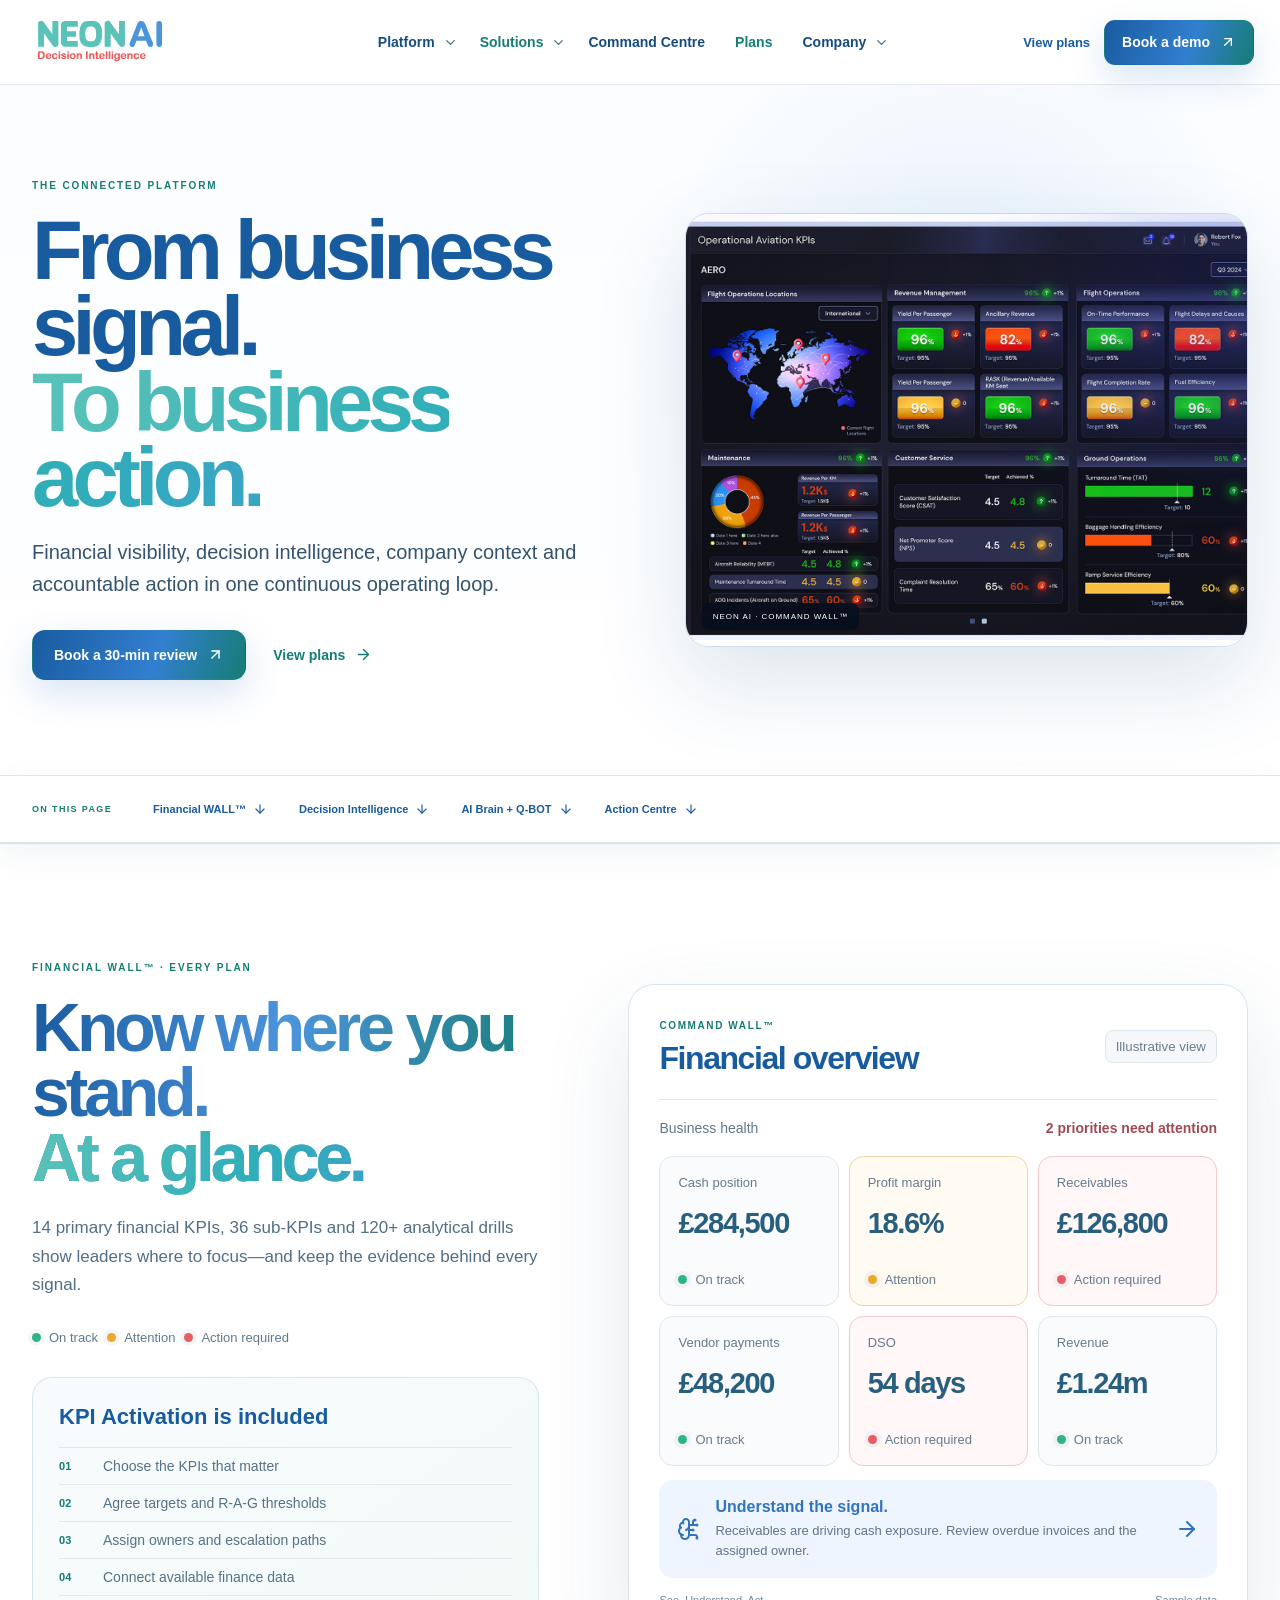
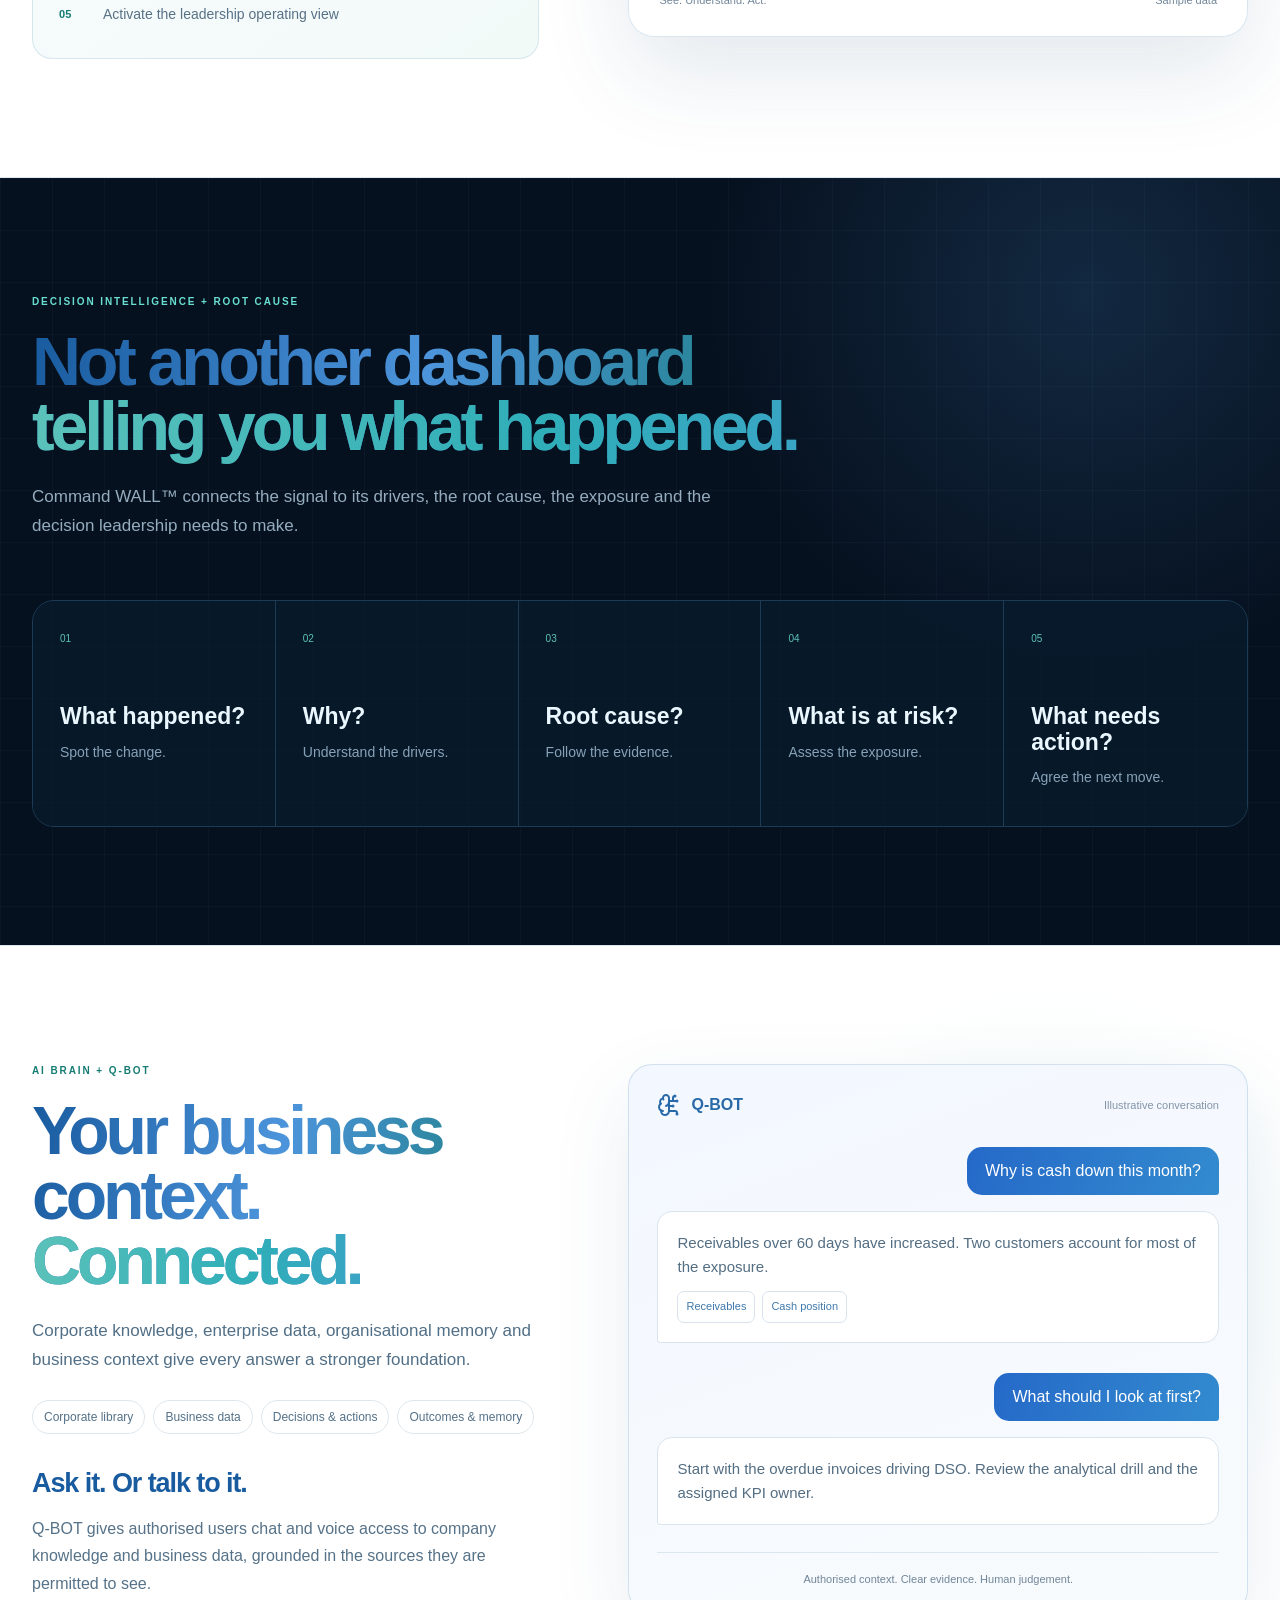
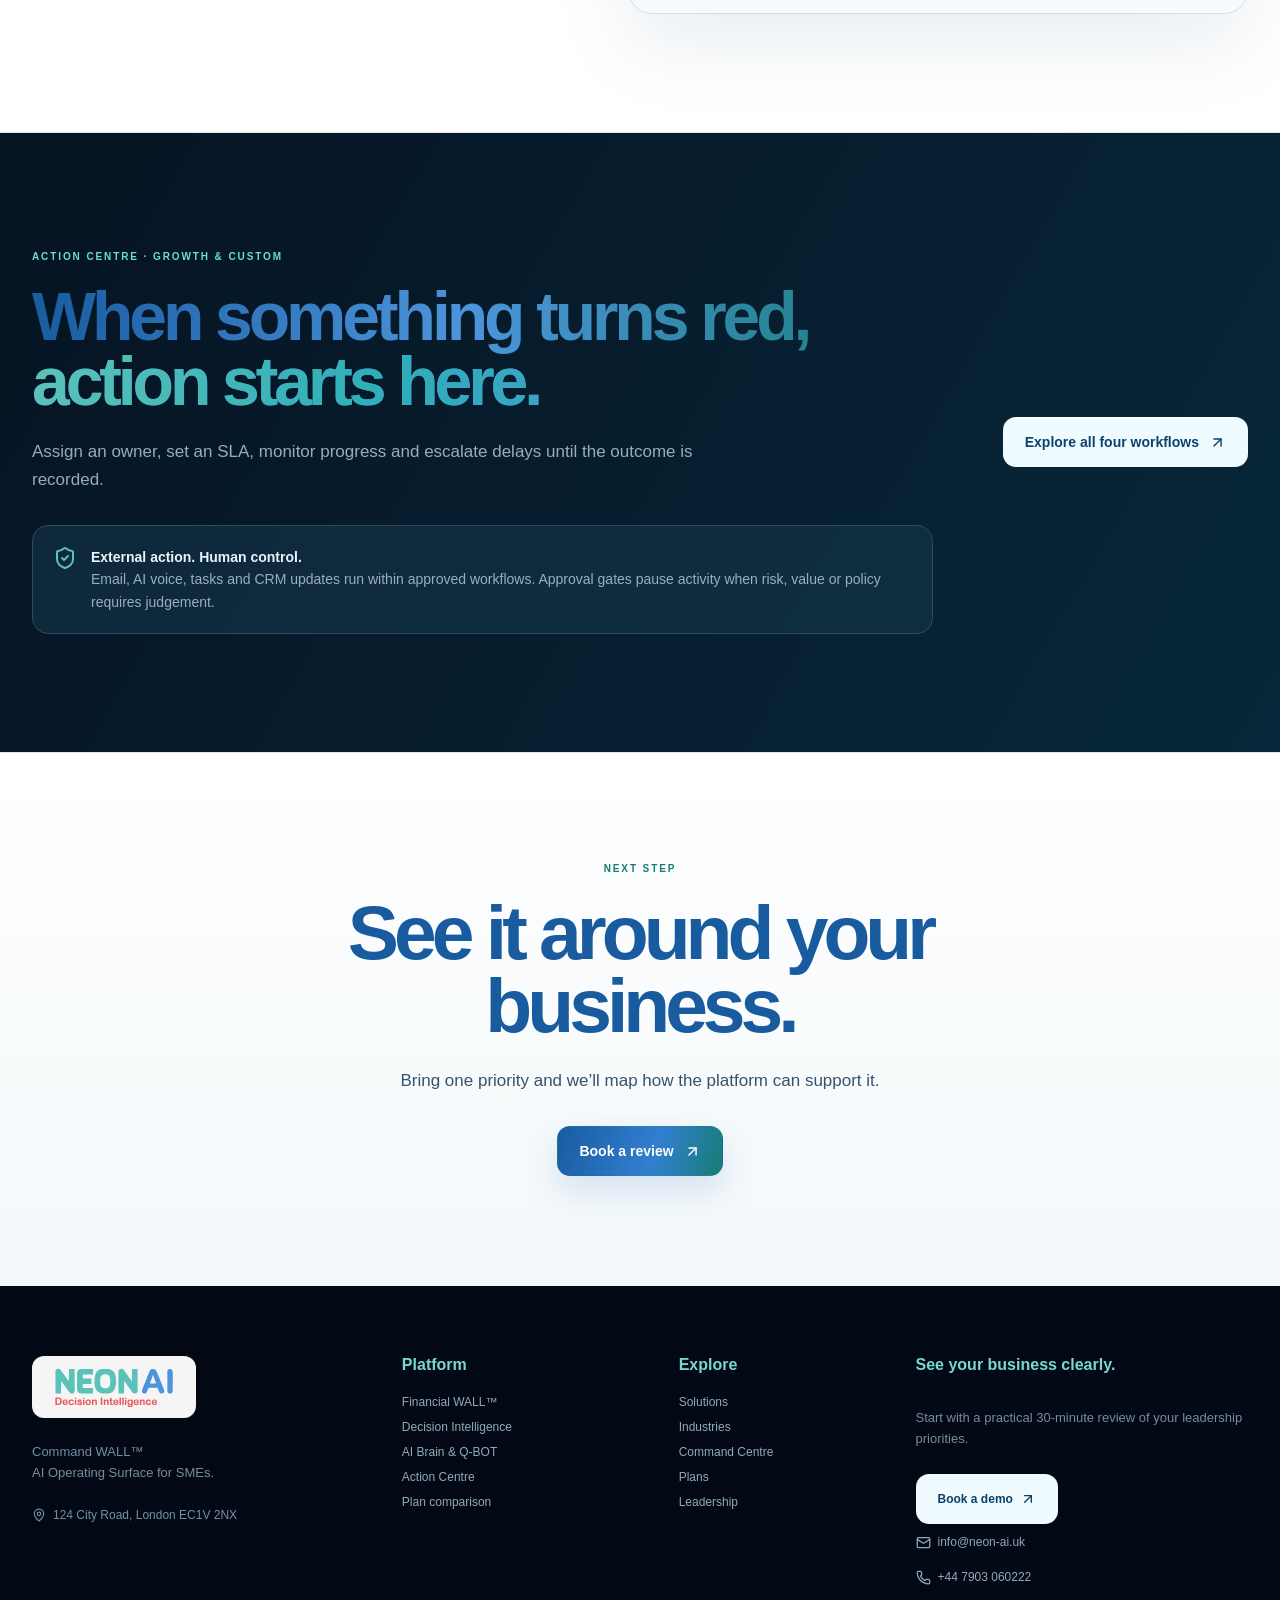
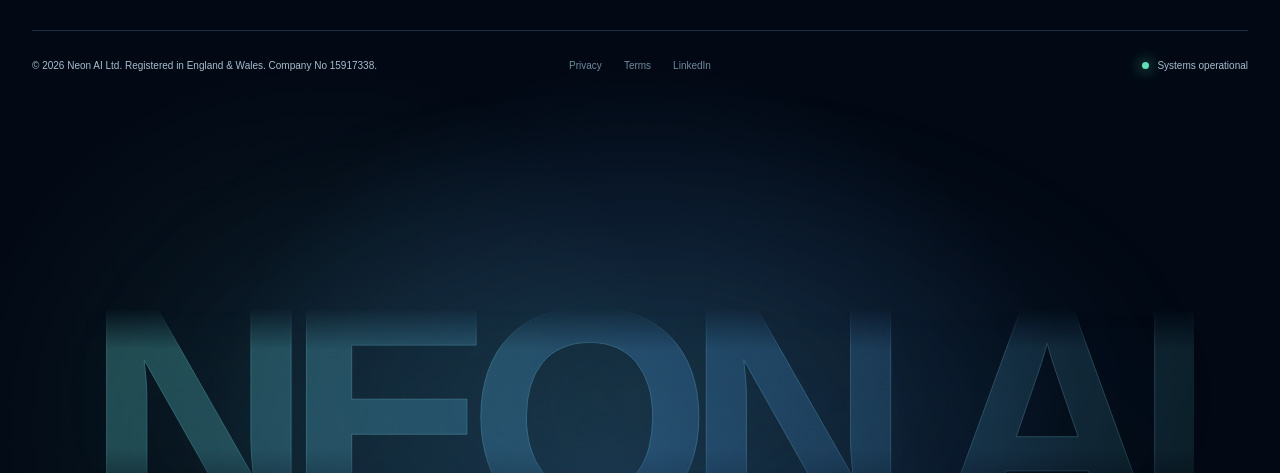
<file: platform/index.html>
<!DOCTYPE html><html lang="en"><head><meta charSet="utf-8"/><meta name="viewport" content="width=device-width, initial-scale=1"/><link rel="preload" as="image" href="/assets/neon-logo.svg"/><link rel="preload" as="image" href="/assets/v7-1.png"/><link rel="stylesheet" href="/_next/static/chunks/2rkn5nt3axmb6.css" data-precedence="next"/><link rel="preload" as="script" fetchPriority="low" href="/_next/static/chunks/0q7czltkgn3qh.js"/><script src="/_next/static/chunks/22y6wvv-_re20.js" async=""></script><script src="/_next/static/chunks/30ie7z9i1k572.js" async=""></script><script src="/_next/static/chunks/3zmhy5np4pm-w.js" async=""></script><script src="/_next/static/chunks/turbopack-1yi97q2lp8ugo.js" async=""></script><script src="/_next/static/chunks/0-4zpttn2a9wb.js" async=""></script><script src="/_next/static/chunks/3agka_bjuz1-q.js" async=""></script><title>Command WALL™ | Neon AI — Your business. Under control.</title><meta name="description" content="AI Operating Surface for SMEs. Financial WALL™, Decision Intelligence, AI Brain and accountable action. Physical Command Centre, iPad and mobile."/><meta name="codex-preview" content="development"/><link rel="shortcut icon" href="/assets/neon-logo.svg"/><link rel="icon" href="/assets/neon-logo.svg"/><script src="/_next/static/chunks/0cz1d0mv5g_q7.js" noModule=""></script></head><body class="antialiased"><div hidden=""><!--$--><!--/$--></div><div class="neon-cursor" aria-hidden="true"><span class="neon-cursor-halo"></span><span class="neon-cursor-dot"></span></div><header class="site-header"><div class="topbar"><a aria-label="Neon AI home" href="/"><span class="brand-lockup "><img src="/assets/neon-logo.svg" alt="Neon AI" width="140" height="66"/></span></a><nav class="desktop-nav" aria-label="Primary navigation"><div class="nav-item"><a href="/platform">Platform</a><button class="nav-toggle" aria-label="Open Platform menu" aria-expanded="false"><svg xmlns="http://www.w3.org/2000/svg" width="15" height="15" viewBox="0 0 24 24" fill="none" stroke="currentColor" stroke-width="2" stroke-linecap="round" stroke-linejoin="round" class="lucide lucide-chevron-down" aria-hidden="true"><path d="m6 9 6 6 6-6"></path></svg></button></div><div class="nav-item"><a href="/solutions">Solutions</a><button class="nav-toggle" aria-label="Open Solutions menu" aria-expanded="false"><svg xmlns="http://www.w3.org/2000/svg" width="15" height="15" viewBox="0 0 24 24" fill="none" stroke="currentColor" stroke-width="2" stroke-linecap="round" stroke-linejoin="round" class="lucide lucide-chevron-down" aria-hidden="true"><path d="m6 9 6 6 6-6"></path></svg></button></div><div class="nav-item"><a href="/command-centre">Command Centre</a></div><div class="nav-item"><a href="/plans">Plans</a></div><div class="nav-item"><a href="/company">Company</a><button class="nav-toggle" aria-label="Open Company menu" aria-expanded="false"><svg xmlns="http://www.w3.org/2000/svg" width="15" height="15" viewBox="0 0 24 24" fill="none" stroke="currentColor" stroke-width="2" stroke-linecap="round" stroke-linejoin="round" class="lucide lucide-chevron-down" aria-hidden="true"><path d="m6 9 6 6 6-6"></path></svg></button></div></nav><div class="header-actions"><a class="quiet-link" href="/plans">View plans</a><a class="button primary compact" href="/contact">Book a demo <svg xmlns="http://www.w3.org/2000/svg" width="16" height="16" viewBox="0 0 24 24" fill="none" stroke="currentColor" stroke-width="2" stroke-linecap="round" stroke-linejoin="round" class="lucide lucide-arrow-up-right" aria-hidden="true"><path d="M7 7h10v10"></path><path d="M7 17 17 7"></path></svg></a><button class="mobile-toggle" aria-label="Open navigation"><svg xmlns="http://www.w3.org/2000/svg" width="24" height="24" viewBox="0 0 24 24" fill="none" stroke="currentColor" stroke-width="2" stroke-linecap="round" stroke-linejoin="round" class="lucide lucide-menu" aria-hidden="true"><path d="M4 5h16"></path><path d="M4 12h16"></path><path d="M4 19h16"></path></svg></button></div></div></header><main class="detail-page"><section class="detail-hero"><div><p class="eyebrow">THE CONNECTED PLATFORM</p><h1>From business signal.<br/><span>To business action.</span></h1><p>Financial visibility, decision intelligence, company context and accountable action in one continuous operating loop.</p><div><a class="button primary" href="/contact">Book a 30-min review <svg xmlns="http://www.w3.org/2000/svg" width="17" height="17" viewBox="0 0 24 24" fill="none" stroke="currentColor" stroke-width="2" stroke-linecap="round" stroke-linejoin="round" class="lucide lucide-arrow-up-right" aria-hidden="true"><path d="M7 7h10v10"></path><path d="M7 17 17 7"></path></svg></a><a class="button text" href="/plans">View plans <svg xmlns="http://www.w3.org/2000/svg" width="17" height="17" viewBox="0 0 24 24" fill="none" stroke="currentColor" stroke-width="2" stroke-linecap="round" stroke-linejoin="round" class="lucide lucide-arrow-right" aria-hidden="true"><path d="M5 12h14"></path><path d="m12 5 7 7-7 7"></path></svg></a></div></div><figure><img src="/assets/v7-1.png" alt="From business signal. To business action."/><span>NEON AI · COMMAND WALL™</span></figure></section><nav class="section-navigation" aria-label="platform page sections"><span>ON THIS PAGE</span><div><a href="#financial">Financial WALL™<svg xmlns="http://www.w3.org/2000/svg" width="14" height="14" viewBox="0 0 24 24" fill="none" stroke="currentColor" stroke-width="2" stroke-linecap="round" stroke-linejoin="round" class="lucide lucide-arrow-down" aria-hidden="true"><path d="M12 5v14"></path><path d="m19 12-7 7-7-7"></path></svg></a><a href="#intelligence">Decision Intelligence<svg xmlns="http://www.w3.org/2000/svg" width="14" height="14" viewBox="0 0 24 24" fill="none" stroke="currentColor" stroke-width="2" stroke-linecap="round" stroke-linejoin="round" class="lucide lucide-arrow-down" aria-hidden="true"><path d="M12 5v14"></path><path d="m19 12-7 7-7-7"></path></svg></a><a href="#brain">AI Brain + Q-BOT<svg xmlns="http://www.w3.org/2000/svg" width="14" height="14" viewBox="0 0 24 24" fill="none" stroke="currentColor" stroke-width="2" stroke-linecap="round" stroke-linejoin="round" class="lucide lucide-arrow-down" aria-hidden="true"><path d="M12 5v14"></path><path d="m19 12-7 7-7-7"></path></svg></a><a href="/solutions#action">Action Centre<svg xmlns="http://www.w3.org/2000/svg" width="14" height="14" viewBox="0 0 24 24" fill="none" stroke="currentColor" stroke-width="2" stroke-linecap="round" stroke-linejoin="round" class="lucide lucide-arrow-down" aria-hidden="true"><path d="M12 5v14"></path><path d="m19 12-7 7-7-7"></path></svg></a></div></nav><section class="rich-section financial-rich" id="financial"><div class="rich-grid"><div><div class="rich-lead reveal"><p class="eyebrow ">FINANCIAL WALL™ · EVERY PLAN</p><h2>Know where you stand.<br/><span>At a glance.</span></h2><p>14 primary financial KPIs, 36 sub-KPIs and 120+ analytical drills show leaders where to focus—and keep the evidence behind every signal.</p></div><div class="rag-strip"><span class="rag-item"><i class="green"></i>On track</span><span class="rag-item"><i class="amber"></i>Attention</span><span class="rag-item"><i class="red"></i>Action required</span></div><div class="activation-list"><h3>KPI Activation is included</h3><div><span>0<!-- -->1</span><p>Choose the KPIs that matter</p></div><div><span>0<!-- -->2</span><p>Agree targets and R-A-G thresholds</p></div><div><span>0<!-- -->3</span><p>Assign owners and escalation paths</p></div><div><span>0<!-- -->4</span><p>Connect available finance data</p></div><div><span>0<!-- -->5</span><p>Activate the leadership operating view</p></div></div></div><div class="financial-overview" aria-label="Illustrative Financial WALL view using sample data"><div class="overview-head"><div><span>COMMAND WALL™</span><h3>Financial overview</h3></div><small>Illustrative view</small></div><div class="overview-status"><span>Business health</span><b>2 priorities need attention</b></div><div class="overview-kpis"><div class="overview-kpi green"><span>Cash position</span><strong>£284,500</strong><span class="rag-item"><i class="green"></i>On track</span></div><div class="overview-kpi amber"><span>Profit margin</span><strong>18.6%</strong><span class="rag-item"><i class="amber"></i>Attention</span></div><div class="overview-kpi red"><span>Receivables</span><strong>£126,800</strong><span class="rag-item"><i class="red"></i>Action required</span></div><div class="overview-kpi green"><span>Vendor payments</span><strong>£48,200</strong><span class="rag-item"><i class="green"></i>On track</span></div><div class="overview-kpi red"><span>DSO</span><strong>54 days</strong><span class="rag-item"><i class="red"></i>Action required</span></div><div class="overview-kpi green"><span>Revenue</span><strong>£1.24m</strong><span class="rag-item"><i class="green"></i>On track</span></div></div><div class="overview-insight"><svg xmlns="http://www.w3.org/2000/svg" width="24" height="24" viewBox="0 0 24 24" fill="none" stroke="currentColor" stroke-width="2" stroke-linecap="round" stroke-linejoin="round" class="lucide lucide-brain-circuit" aria-hidden="true"><path d="M12 5a3 3 0 1 0-5.997.125 4 4 0 0 0-2.526 5.77 4 4 0 0 0 .556 6.588A4 4 0 1 0 12 18Z"></path><path d="M9 13a4.5 4.5 0 0 0 3-4"></path><path d="M6.003 5.125A3 3 0 0 0 6.401 6.5"></path><path d="M3.477 10.896a4 4 0 0 1 .585-.396"></path><path d="M6 18a4 4 0 0 1-1.967-.516"></path><path d="M12 13h4"></path><path d="M12 18h6a2 2 0 0 1 2 2v1"></path><path d="M12 8h8"></path><path d="M16 8V5a2 2 0 0 1 2-2"></path><circle cx="16" cy="13" r=".5"></circle><circle cx="18" cy="3" r=".5"></circle><circle cx="20" cy="21" r=".5"></circle><circle cx="20" cy="8" r=".5"></circle></svg><div><b>Understand the signal.</b><p>Receivables are driving cash exposure. Review overdue invoices and the assigned owner.</p></div><svg xmlns="http://www.w3.org/2000/svg" width="24" height="24" viewBox="0 0 24 24" fill="none" stroke="currentColor" stroke-width="2" stroke-linecap="round" stroke-linejoin="round" class="lucide lucide-arrow-right" aria-hidden="true"><path d="M5 12h14"></path><path d="m12 5 7 7-7 7"></path></svg></div><div class="overview-foot"><span>See. Understand. Act.</span><span>Sample data</span></div></div></div></section><section class="rich-section intelligence-rich" id="intelligence"><div class="rich-lead reveal"><p class="eyebrow on-dark">DECISION INTELLIGENCE + ROOT CAUSE</p><h2>Not another dashboard<br/><span>telling you what happened.</span></h2><p>Command WALL™ connects the signal to its drivers, the root cause, the exposure and the decision leadership needs to make.</p></div><div class="decision-chain reveal"><div><span>01</span><h3>What happened?</h3><p>Spot the change.</p></div><div><span>02</span><h3>Why?</h3><p>Understand the drivers.</p></div><div><span>03</span><h3>Root cause?</h3><p>Follow the evidence.</p></div><div><span>04</span><h3>What is at risk?</h3><p>Assess the exposure.</p></div><div><span>05</span><h3>What needs action?</h3><p>Agree the next move.</p></div></div></section><section class="rich-section brain-rich" id="brain"><div class="rich-grid"><div><div class="rich-lead reveal"><p class="eyebrow ">AI BRAIN + Q-BOT</p><h2>Your business context.<br/><span>Connected.</span></h2><p>Corporate knowledge, enterprise data, organisational memory and business context give every answer a stronger foundation.</p></div><div class="context-chips"><span>Corporate library</span><span>Business data</span><span>Decisions &amp; actions</span><span>Outcomes &amp; memory</span></div><h3 class="ask-title">Ask it. Or talk to it.</h3><p class="body-copy">Q-BOT gives authorised users chat and voice access to company knowledge and business data, grounded in the sources they are permitted to see.</p></div><div class="qbot-panel reveal"><div class="qbot-head"><svg xmlns="http://www.w3.org/2000/svg" width="24" height="24" viewBox="0 0 24 24" fill="none" stroke="currentColor" stroke-width="2" stroke-linecap="round" stroke-linejoin="round" class="lucide lucide-brain-circuit" aria-hidden="true"><path d="M12 5a3 3 0 1 0-5.997.125 4 4 0 0 0-2.526 5.77 4 4 0 0 0 .556 6.588A4 4 0 1 0 12 18Z"></path><path d="M9 13a4.5 4.5 0 0 0 3-4"></path><path d="M6.003 5.125A3 3 0 0 0 6.401 6.5"></path><path d="M3.477 10.896a4 4 0 0 1 .585-.396"></path><path d="M6 18a4 4 0 0 1-1.967-.516"></path><path d="M12 13h4"></path><path d="M12 18h6a2 2 0 0 1 2 2v1"></path><path d="M12 8h8"></path><path d="M16 8V5a2 2 0 0 1 2-2"></path><circle cx="16" cy="13" r=".5"></circle><circle cx="18" cy="3" r=".5"></circle><circle cx="20" cy="21" r=".5"></circle><circle cx="20" cy="8" r=".5"></circle></svg><b>Q-BOT</b><span>Illustrative conversation</span></div><div class="qbot-question">Why is cash down this month?</div><div class="qbot-answer">Receivables over 60 days have increased. Two customers account for most of the exposure.<div><span>Receivables</span><span>Cash position</span></div></div><div class="qbot-question">What should I look at first?</div><div class="qbot-answer">Start with the overdue invoices driving DSO. Review the analytical drill and the assigned KPI owner.</div><p>Authorised context. Clear evidence. Human judgement.</p></div></div></section><section class="rich-section action-summary" id="action"><div><div class="rich-lead reveal"><p class="eyebrow on-dark">ACTION CENTRE · GROWTH &amp; CUSTOM</p><h2>When something turns red,<br/><span>action starts here.</span></h2><p>Assign an owner, set an SLA, monitor progress and escalate delays until the outcome is recorded.</p></div><div class="human-note"><svg xmlns="http://www.w3.org/2000/svg" width="24" height="24" viewBox="0 0 24 24" fill="none" stroke="currentColor" stroke-width="2" stroke-linecap="round" stroke-linejoin="round" class="lucide lucide-shield-check" aria-hidden="true"><path d="M20 13c0 5-3.5 7.5-7.66 8.95a1 1 0 0 1-.67-.01C7.5 20.5 4 18 4 13V6a1 1 0 0 1 1-1c2 0 4.5-1.2 6.24-2.72a1.17 1.17 0 0 1 1.52 0C14.51 3.81 17 5 19 5a1 1 0 0 1 1 1z"></path><path d="m9 12 2 2 4-4"></path></svg><p><b>External action. Human control.</b><br/>Email, AI voice, tasks and CRM updates run within approved workflows. Approval gates pause activity when risk, value or policy requires judgement.</p></div></div><a class="button light" href="/solutions#action">Explore all four workflows <svg xmlns="http://www.w3.org/2000/svg" width="17" height="17" viewBox="0 0 24 24" fill="none" stroke="currentColor" stroke-width="2" stroke-linecap="round" stroke-linejoin="round" class="lucide lucide-arrow-up-right" aria-hidden="true"><path d="M7 7h10v10"></path><path d="M7 17 17 7"></path></svg></a></section><section class="final-cta"><p class="eyebrow">NEXT STEP</p><h2>See it around your business.</h2><p>Bring one priority and we’ll map how the platform can support it.</p><a class="button primary" href="/contact">Book a review <svg xmlns="http://www.w3.org/2000/svg" width="17" height="17" viewBox="0 0 24 24" fill="none" stroke="currentColor" stroke-width="2" stroke-linecap="round" stroke-linejoin="round" class="lucide lucide-arrow-up-right" aria-hidden="true"><path d="M7 7h10v10"></path><path d="M7 17 17 7"></path></svg></a></section></main><footer class="site-footer"><div class="footer-top"><div><span class="brand-lockup light"><img src="/assets/neon-logo.svg" alt="Neon AI" width="140" height="66"/></span><p>Command WALL™<br/>AI Operating Surface for SMEs.</p><span class="footer-address"><svg xmlns="http://www.w3.org/2000/svg" width="14" height="14" viewBox="0 0 24 24" fill="none" stroke="currentColor" stroke-width="2" stroke-linecap="round" stroke-linejoin="round" class="lucide lucide-map-pin" aria-hidden="true"><path d="M20 10c0 4.993-5.539 10.193-7.399 11.799a1 1 0 0 1-1.202 0C9.539 20.193 4 14.993 4 10a8 8 0 0 1 16 0"></path><circle cx="12" cy="10" r="3"></circle></svg>124 City Road, London EC1V 2NX</span></div><div><h3>Platform</h3><a href="/platform#financial">Financial WALL™</a><a href="/platform#intelligence">Decision Intelligence</a><a href="/platform#brain">AI Brain &amp; Q-BOT</a><a href="/solutions#action">Action Centre</a><a href="/plans#comparison">Plan comparison</a></div><div><h3>Explore</h3><a href="/solutions">Solutions</a><a href="/solutions#industries">Industries</a><a href="/command-centre">Command Centre</a><a href="/plans">Plans</a><a href="/company#leadership">Leadership</a></div><div class="footer-contact"><h3>See your business clearly.</h3><p>Start with a practical 30-minute review of your leadership priorities.</p><a class="button light" href="/contact">Book a demo <svg xmlns="http://www.w3.org/2000/svg" width="16" height="16" viewBox="0 0 24 24" fill="none" stroke="currentColor" stroke-width="2" stroke-linecap="round" stroke-linejoin="round" class="lucide lucide-arrow-up-right" aria-hidden="true"><path d="M7 7h10v10"></path><path d="M7 17 17 7"></path></svg></a><a href="mailto:info@neon-ai.uk"><svg xmlns="http://www.w3.org/2000/svg" width="15" height="15" viewBox="0 0 24 24" fill="none" stroke="currentColor" stroke-width="2" stroke-linecap="round" stroke-linejoin="round" class="lucide lucide-mail" aria-hidden="true"><path d="m22 7-8.991 5.727a2 2 0 0 1-2.009 0L2 7"></path><rect x="2" y="4" width="20" height="16" rx="2"></rect></svg> info@neon-ai.uk</a><a href="tel:+447903060222"><svg xmlns="http://www.w3.org/2000/svg" width="15" height="15" viewBox="0 0 24 24" fill="none" stroke="currentColor" stroke-width="2" stroke-linecap="round" stroke-linejoin="round" class="lucide lucide-phone" aria-hidden="true"><path d="M13.832 16.568a1 1 0 0 0 1.213-.303l.355-.465A2 2 0 0 1 17 15h3a2 2 0 0 1 2 2v3a2 2 0 0 1-2 2A18 18 0 0 1 2 4a2 2 0 0 1 2-2h3a2 2 0 0 1 2 2v3a2 2 0 0 1-.8 1.6l-.468.351a1 1 0 0 0-.292 1.233 14 14 0 0 0 6.392 6.384"></path></svg> +44 7903 060222</a></div></div><div class="footer-bottom"><span>© 2026 Neon AI Ltd. Registered in England &amp; Wales. Company No 15917338.</span><div><a href="/privacy">Privacy</a><a href="/terms">Terms</a><a href="https://www.linkedin.com/company/neonai/" target="_blank" rel="noreferrer">LinkedIn</a></div><span class="system-status"><i></i> Systems operational</span></div><div class="footer-mark" aria-hidden="true"><span>NEON AI</span></div></footer><!--$--><!--/$--><script src="/_next/static/chunks/0q7czltkgn3qh.js" id="_R_" async=""></script><script>(self.__next_f=self.__next_f||[]).push([0])</script><script>self.__next_f.push([1,"1:\"$Sreact.fragment\"\n2:I[96726,[\"/_next/static/chunks/0-4zpttn2a9wb.js\"],\"default\"]\n3:I[15914,[\"/_next/static/chunks/0-4zpttn2a9wb.js\"],\"default\"]\n4:I[25173,[\"/_next/static/chunks/0-4zpttn2a9wb.js\",\"/_next/static/chunks/3agka_bjuz1-q.js\"],\"DetailPage\"]\n5:I[52800,[\"/_next/static/chunks/0-4zpttn2a9wb.js\"],\"OutletBoundary\"]\n6:\"$Sreact.suspense\"\n9:I[52800,[\"/_next/static/chunks/0-4zpttn2a9wb.js\"],\"ViewportBoundary\"]\nb:I[52800,[\"/_next/static/chunks/0-4zpttn2a9wb.js\"],\"MetadataBoundary\"]\nd:I[47276,[\"/_next/static/chunks/0-4zpttn2a9wb.js\"],\"default\",1]\n:HL[\"/_next/static/chunks/2rkn5nt3axmb6.css\",\"style\"]\n8:X\n0:{\"P\":null,\"c\":[\"\",\"platform\",\"\"],\"q\":\"\",\"i\":false,\"f\":[[[\"\",{\"children\":[\"platform\",{\"children\":[\"__PAGE__\",{},\"$undefined\",\"$undefined\",4608]},\"$undefined\",\"$undefined\",4608]},\"$undefined\",\"$undefined\",4624],[[\"$\",\"$1\",\"c\",{\"children\":[[[\"$\",\"link\",\"0\",{\"rel\":\"stylesheet\",\"href\":\"/_next/static/chunks/2rkn5nt3axmb6.css\",\"precedence\":\"next\",\"crossOrigin\":\"$undefined\",\"nonce\":\"$undefined\"}],[\"$\",\"script\",\"script-0\",{\"src\":\"/_next/static/chunks/0-4zpttn2a9wb.js\",\"async\":true,\"nonce\":\"$undefined\"}]],[\"$\",\"html\",null,{\"lang\":\"en\",\"children\":[\"$\",\"body\",null,{\"className\":\"antialiased\",\"children\":[\"$\",\"$L2\",null,{\"parallelRouterKey\":\"children\",\"error\":\"$undefined\",\"errorStyles\":\"$undefined\",\"errorScripts\":\"$undefined\",\"template\":[\"$\",\"$L3\",null,{}],\"templateStyles\":\"$undefined\",\"templateScripts\":\"$undefined\",\"notFound\":[[[\"$\",\"title\",null,{\"children\":\"404: This page could not be found.\"}],[\"$\",\"div\",null,{\"style\":{\"fontFamily\":\"system-ui,\\\"Segoe UI\\\",Roboto,Helvetica,Arial,sans-serif,\\\"Apple Color Emoji\\\",\\\"Segoe UI Emoji\\\"\",\"height\":\"100vh\",\"textAlign\":\"center\",\"display\":\"flex\",\"flexDirection\":\"column\",\"alignItems\":\"center\",\"justifyContent\":\"center\"},\"children\":[\"$\",\"div\",null,{\"children\":[[\"$\",\"style\",null,{\"dangerouslySetInnerHTML\":{\"__html\":\"body{color:#000;background:#fff;margin:0}.next-error-h1{border-right:1px solid rgba(0,0,0,.3)}@media (prefers-color-scheme:dark){body{color:#fff;background:#000}.next-error-h1{border-right:1px solid rgba(255,255,255,.3)}}\"}}],[\"$\",\"h1\",null,{\"className\":\"next-error-h1\",\"style\":{\"display\":\"inline-block\",\"margin\":\"0 20px 0 0\",\"padding\":\"0 23px 0 0\",\"fontSize\":24,\"fontWeight\":500,\"verticalAlign\":\"top\",\"lineHeight\":\"49px\"},\"children\":404}],[\"$\",\"div\",null,{\"style\":{\"display\":\"inline-block\"},\"children\":[\"$\",\"h2\",null,{\"style\":{\"fontSize\":14,\"fontWeight\":400,\"lineHeight\":\"49px\",\"margin\":0},\"children\":\"This page could not be found.\"}]}]]}]}]],[]],\"forbidden\":\"$undefined\",\"unauthorized\":\"$undefined\"}]}]}]]}],{\"children\":[[\"$\",\"$1\",\"c\",{\"children\":[null,[\"$\",\"$L2\",null,{\"parallelRouterKey\":\"children\",\"error\":\"$undefined\",\"errorStyles\":\"$undefined\",\"errorScripts\":\"$undefined\",\"template\":[\"$\",\"$L3\",null,{}],\"templateStyles\":\"$undefined\",\"templateScripts\":\"$undefined\",\"notFound\":\"$undefined\",\"forbidden\":\"$undefined\",\"unauthorized\":\"$undefined\"}]]}],{\"children\":[[\"$\",\"$1\",\"c\",{\"children\":[[\"$\",\"$L4\",null,{\"kind\":\"platform\"}],[[\"$\",\"script\",\"script-0\",{\"src\":\"/_next/static/chunks/3agka_bjuz1-q.js\",\"async\":true,\"nonce\":\"$undefined\"}]],[\"$\",\"$L5\",null,{\"children\":[\"$\",\"$6\",null,{\"name\":\"Next.MetadataOutlet\",\"children\":\"$@7\"}]}]]}],{},null,false,null]},null,false,\"$8\"]},null,false,null],[\"$\",\"$1\",\"h\",{\"children\":[null,[\"$\",\"$L9\",null,{\"children\":\"$La\"}],[\"$\",\"div\",null,{\"hidden\":true,\"children\":[\"$\",\"$Lb\",null,{\"children\":[\"$\",\"$6\",null,{\"name\":\"Next.Metadata\",\"children\":\"$Lc\"}]}]}],null]}],false]],\"m\":\"$undefined\",\"G\":[\"$d\",[[\"$\",\"link\",\"0\",{\"rel\":\"stylesheet\",\"href\":\"/_next/static/chunks/2rkn5nt3axmb6.css\",\"precedence\":\"next\",\"crossOrigin\":\"$undefined\",\"nonce\":\"$undefined\"}]]],\"S\":true,\"h\":null,\"r\":\"$undefined\",\"s\":\"$undefined\",\"a\":\"$undefined\",\"l\":\"$undefined\",\"p\":\"$undefined\",\"d\":\"$undefined\",\"b\":\"odpQChz72AylX2KNecEHg\"}\n8:C\na:[[\"$\",\"meta\",\"0\",{\"charSet\":\"utf-8\"}],[\"$\",\"meta\",\"1\",{\"name\":\"viewport\",\"content\":\"width=device-width, initial-scale=1\"}]]\ne:I[85743,[\"/_next/static/chunks/0-4zpttn2a9wb.js\"],\"IconMark\"]\n7:null\nc:[[\"$\",\"title\",\"0\",{\"children\":\"Command WALL™ | Neon AI — Your business. Under control.\"}],[\"$\",\"meta\",\"1\",{\"name\":\"description\",\"content\":\"AI Operating Surface for SMEs. Financial WALL™, Decision Intelligence, AI Brain and accountable action. Physical Command Centre, iPad and mobile.\"}],[\"$\",\"meta\",\"2\",{\"name\":\"codex-preview\",\"content\":\"development\"}],[\"$\",\"link\",\"3\",{\"rel\":\"shortcut icon\",\"href\":\"/assets/neon-logo.svg\"}],[\"$\",\"link\",\"4\",{\"rel\":\"icon\",\"href\":\"/assets/neon-logo.svg\"}],[\"$\",\"$Le\",\"5\",{}]]\n"])</script></body></html>
</file>
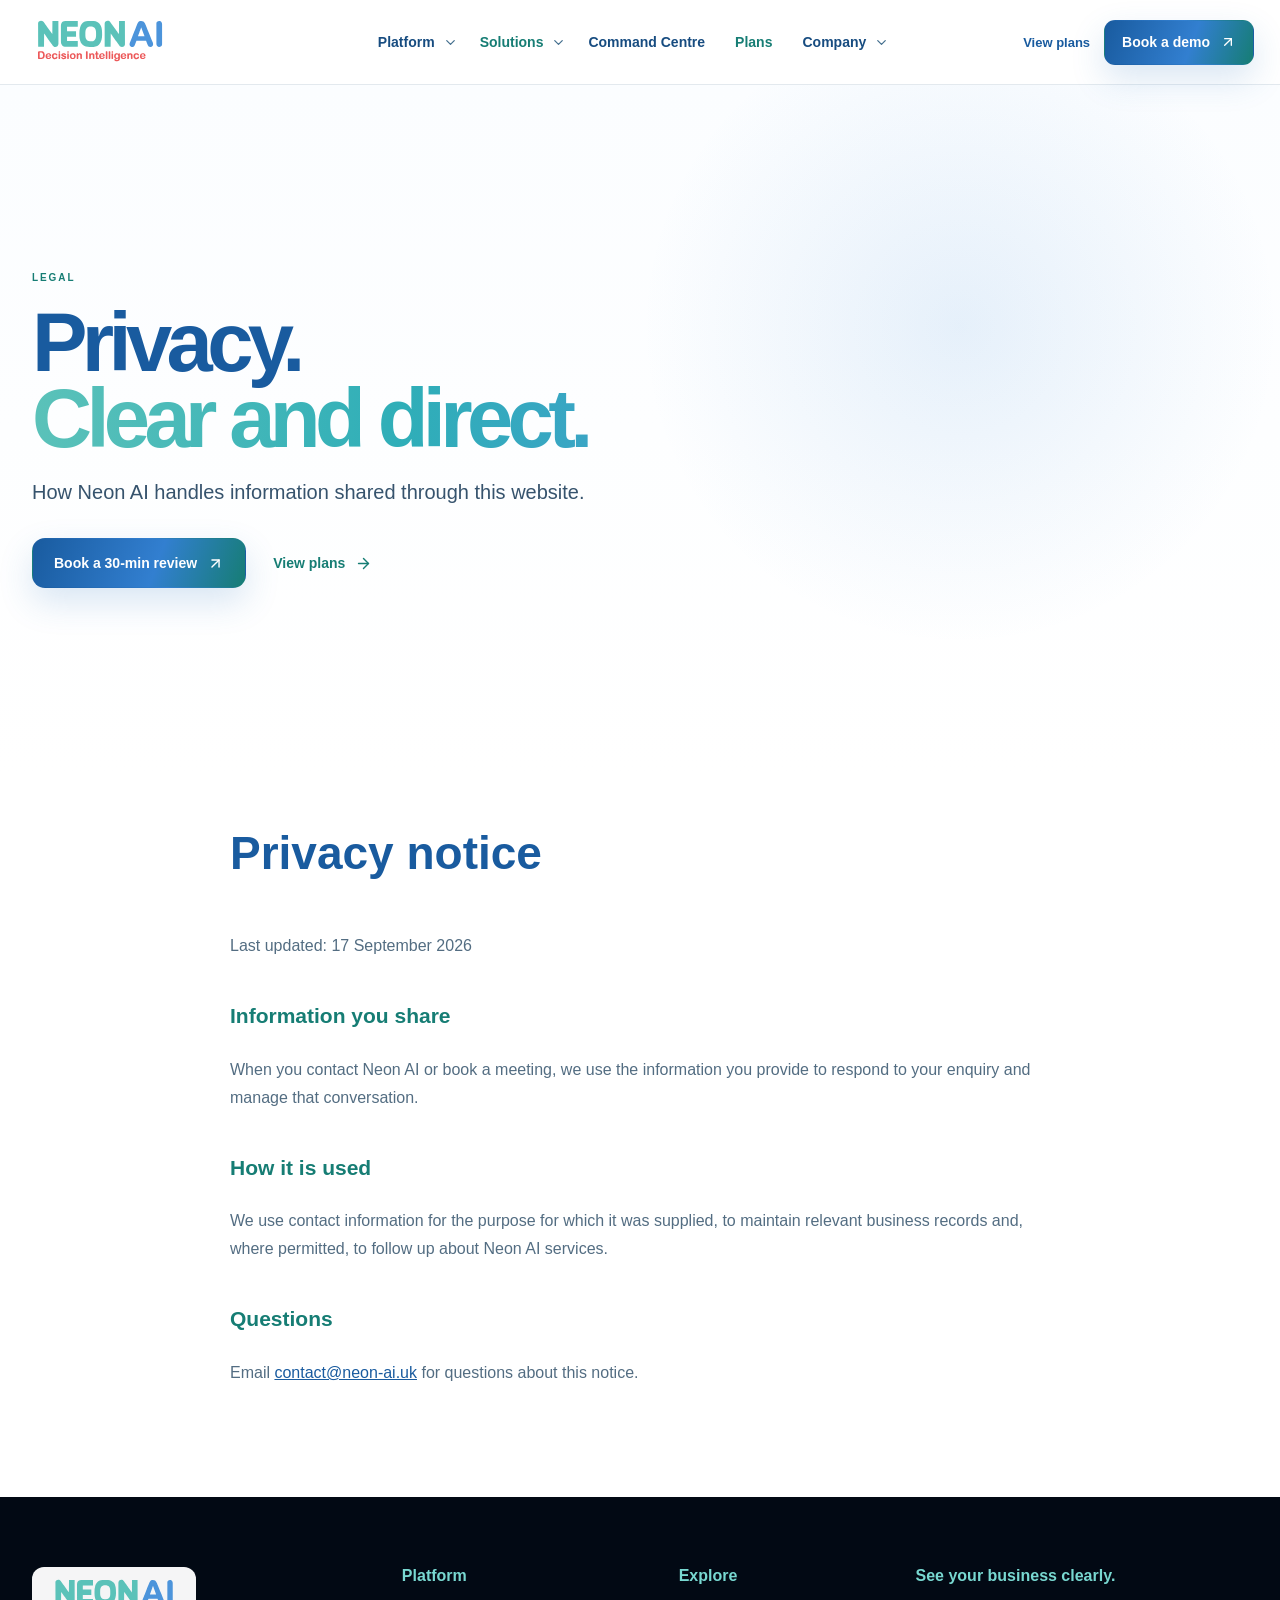
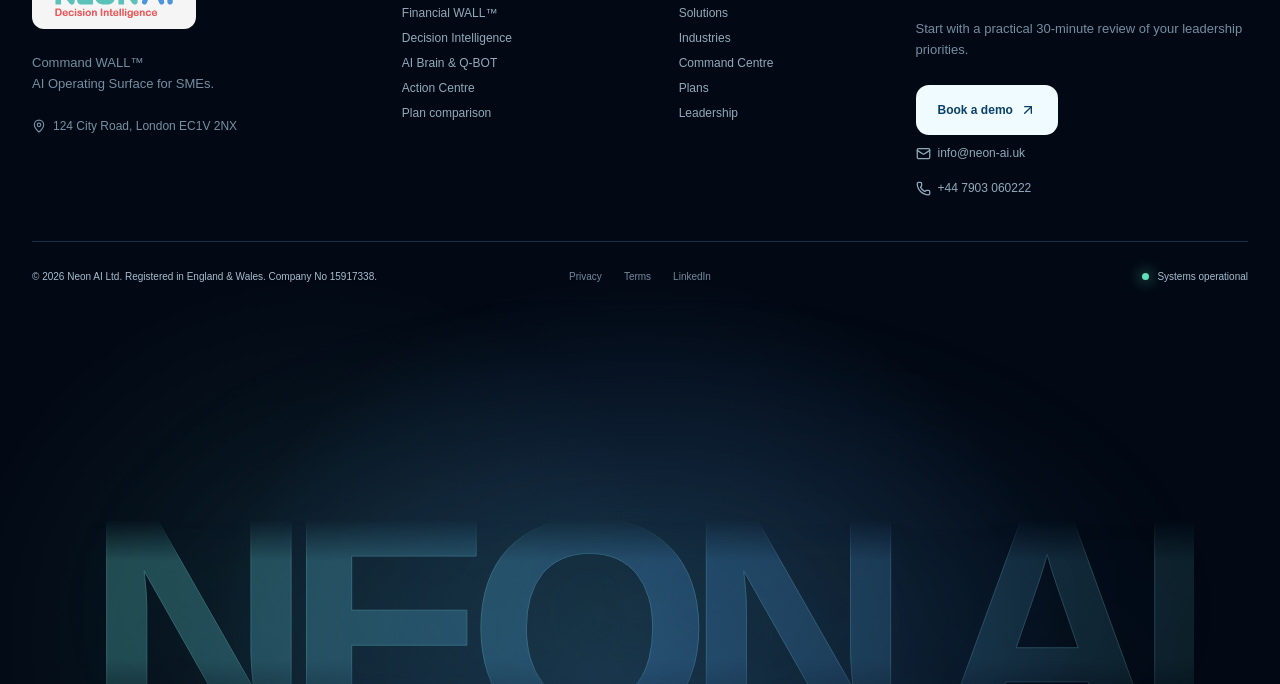
<file: privacy/index.html>
<!DOCTYPE html><html lang="en"><head><meta charSet="utf-8"/><meta name="viewport" content="width=device-width, initial-scale=1"/><link rel="preload" as="image" href="/assets/neon-logo.svg"/><link rel="stylesheet" href="/_next/static/chunks/2rkn5nt3axmb6.css" data-precedence="next"/><link rel="preload" as="script" fetchPriority="low" href="/_next/static/chunks/0q7czltkgn3qh.js"/><script src="/_next/static/chunks/22y6wvv-_re20.js" async=""></script><script src="/_next/static/chunks/30ie7z9i1k572.js" async=""></script><script src="/_next/static/chunks/3zmhy5np4pm-w.js" async=""></script><script src="/_next/static/chunks/turbopack-1yi97q2lp8ugo.js" async=""></script><script src="/_next/static/chunks/0-4zpttn2a9wb.js" async=""></script><script src="/_next/static/chunks/3agka_bjuz1-q.js" async=""></script><title>Command WALL™ | Neon AI — Your business. Under control.</title><meta name="description" content="AI Operating Surface for SMEs. Financial WALL™, Decision Intelligence, AI Brain and accountable action. Physical Command Centre, iPad and mobile."/><meta name="codex-preview" content="development"/><link rel="shortcut icon" href="/assets/neon-logo.svg"/><link rel="icon" href="/assets/neon-logo.svg"/><script src="/_next/static/chunks/0cz1d0mv5g_q7.js" noModule=""></script></head><body class="antialiased"><div hidden=""><!--$--><!--/$--></div><div class="neon-cursor" aria-hidden="true"><span class="neon-cursor-halo"></span><span class="neon-cursor-dot"></span></div><header class="site-header"><div class="topbar"><a aria-label="Neon AI home" href="/"><span class="brand-lockup "><img src="/assets/neon-logo.svg" alt="Neon AI" width="140" height="66"/></span></a><nav class="desktop-nav" aria-label="Primary navigation"><div class="nav-item"><a href="/platform">Platform</a><button class="nav-toggle" aria-label="Open Platform menu" aria-expanded="false"><svg xmlns="http://www.w3.org/2000/svg" width="15" height="15" viewBox="0 0 24 24" fill="none" stroke="currentColor" stroke-width="2" stroke-linecap="round" stroke-linejoin="round" class="lucide lucide-chevron-down" aria-hidden="true"><path d="m6 9 6 6 6-6"></path></svg></button></div><div class="nav-item"><a href="/solutions">Solutions</a><button class="nav-toggle" aria-label="Open Solutions menu" aria-expanded="false"><svg xmlns="http://www.w3.org/2000/svg" width="15" height="15" viewBox="0 0 24 24" fill="none" stroke="currentColor" stroke-width="2" stroke-linecap="round" stroke-linejoin="round" class="lucide lucide-chevron-down" aria-hidden="true"><path d="m6 9 6 6 6-6"></path></svg></button></div><div class="nav-item"><a href="/command-centre">Command Centre</a></div><div class="nav-item"><a href="/plans">Plans</a></div><div class="nav-item"><a href="/company">Company</a><button class="nav-toggle" aria-label="Open Company menu" aria-expanded="false"><svg xmlns="http://www.w3.org/2000/svg" width="15" height="15" viewBox="0 0 24 24" fill="none" stroke="currentColor" stroke-width="2" stroke-linecap="round" stroke-linejoin="round" class="lucide lucide-chevron-down" aria-hidden="true"><path d="m6 9 6 6 6-6"></path></svg></button></div></nav><div class="header-actions"><a class="quiet-link" href="/plans">View plans</a><a class="button primary compact" href="/contact">Book a demo <svg xmlns="http://www.w3.org/2000/svg" width="16" height="16" viewBox="0 0 24 24" fill="none" stroke="currentColor" stroke-width="2" stroke-linecap="round" stroke-linejoin="round" class="lucide lucide-arrow-up-right" aria-hidden="true"><path d="M7 7h10v10"></path><path d="M7 17 17 7"></path></svg></a><button class="mobile-toggle" aria-label="Open navigation"><svg xmlns="http://www.w3.org/2000/svg" width="24" height="24" viewBox="0 0 24 24" fill="none" stroke="currentColor" stroke-width="2" stroke-linecap="round" stroke-linejoin="round" class="lucide lucide-menu" aria-hidden="true"><path d="M4 5h16"></path><path d="M4 12h16"></path><path d="M4 19h16"></path></svg></button></div></div></header><main class="detail-page"><section class="detail-hero"><div><p class="eyebrow">LEGAL</p><h1>Privacy.<br/><span>Clear and direct.</span></h1><p>How Neon AI handles information shared through this website.</p><div><a class="button primary" href="/contact">Book a 30-min review <svg xmlns="http://www.w3.org/2000/svg" width="17" height="17" viewBox="0 0 24 24" fill="none" stroke="currentColor" stroke-width="2" stroke-linecap="round" stroke-linejoin="round" class="lucide lucide-arrow-up-right" aria-hidden="true"><path d="M7 7h10v10"></path><path d="M7 17 17 7"></path></svg></a><a class="button text" href="/plans">View plans <svg xmlns="http://www.w3.org/2000/svg" width="17" height="17" viewBox="0 0 24 24" fill="none" stroke="currentColor" stroke-width="2" stroke-linecap="round" stroke-linejoin="round" class="lucide lucide-arrow-right" aria-hidden="true"><path d="M5 12h14"></path><path d="m12 5 7 7-7 7"></path></svg></a></div></div></section><section class="legal-copy"><h2>Privacy notice</h2><p>Last updated: 17 September 2026</p><h3>Information you share</h3><p>When you contact Neon AI or book a meeting, we use the information you provide to respond to your enquiry and manage that conversation.</p><h3>How it is used</h3><p>We use contact information for the purpose for which it was supplied, to maintain relevant business records and, where permitted, to follow up about Neon AI services.</p><h3>Questions</h3><p>Email <a href="mailto:contact@neon-ai.uk">contact@neon-ai.uk</a> for questions about this notice.</p></section></main><footer class="site-footer"><div class="footer-top"><div><span class="brand-lockup light"><img src="/assets/neon-logo.svg" alt="Neon AI" width="140" height="66"/></span><p>Command WALL™<br/>AI Operating Surface for SMEs.</p><span class="footer-address"><svg xmlns="http://www.w3.org/2000/svg" width="14" height="14" viewBox="0 0 24 24" fill="none" stroke="currentColor" stroke-width="2" stroke-linecap="round" stroke-linejoin="round" class="lucide lucide-map-pin" aria-hidden="true"><path d="M20 10c0 4.993-5.539 10.193-7.399 11.799a1 1 0 0 1-1.202 0C9.539 20.193 4 14.993 4 10a8 8 0 0 1 16 0"></path><circle cx="12" cy="10" r="3"></circle></svg>124 City Road, London EC1V 2NX</span></div><div><h3>Platform</h3><a href="/platform#financial">Financial WALL™</a><a href="/platform#intelligence">Decision Intelligence</a><a href="/platform#brain">AI Brain &amp; Q-BOT</a><a href="/solutions#action">Action Centre</a><a href="/plans#comparison">Plan comparison</a></div><div><h3>Explore</h3><a href="/solutions">Solutions</a><a href="/solutions#industries">Industries</a><a href="/command-centre">Command Centre</a><a href="/plans">Plans</a><a href="/company#leadership">Leadership</a></div><div class="footer-contact"><h3>See your business clearly.</h3><p>Start with a practical 30-minute review of your leadership priorities.</p><a class="button light" href="/contact">Book a demo <svg xmlns="http://www.w3.org/2000/svg" width="16" height="16" viewBox="0 0 24 24" fill="none" stroke="currentColor" stroke-width="2" stroke-linecap="round" stroke-linejoin="round" class="lucide lucide-arrow-up-right" aria-hidden="true"><path d="M7 7h10v10"></path><path d="M7 17 17 7"></path></svg></a><a href="mailto:info@neon-ai.uk"><svg xmlns="http://www.w3.org/2000/svg" width="15" height="15" viewBox="0 0 24 24" fill="none" stroke="currentColor" stroke-width="2" stroke-linecap="round" stroke-linejoin="round" class="lucide lucide-mail" aria-hidden="true"><path d="m22 7-8.991 5.727a2 2 0 0 1-2.009 0L2 7"></path><rect x="2" y="4" width="20" height="16" rx="2"></rect></svg> info@neon-ai.uk</a><a href="tel:+447903060222"><svg xmlns="http://www.w3.org/2000/svg" width="15" height="15" viewBox="0 0 24 24" fill="none" stroke="currentColor" stroke-width="2" stroke-linecap="round" stroke-linejoin="round" class="lucide lucide-phone" aria-hidden="true"><path d="M13.832 16.568a1 1 0 0 0 1.213-.303l.355-.465A2 2 0 0 1 17 15h3a2 2 0 0 1 2 2v3a2 2 0 0 1-2 2A18 18 0 0 1 2 4a2 2 0 0 1 2-2h3a2 2 0 0 1 2 2v3a2 2 0 0 1-.8 1.6l-.468.351a1 1 0 0 0-.292 1.233 14 14 0 0 0 6.392 6.384"></path></svg> +44 7903 060222</a></div></div><div class="footer-bottom"><span>© 2026 Neon AI Ltd. Registered in England &amp; Wales. Company No 15917338.</span><div><a href="/privacy">Privacy</a><a href="/terms">Terms</a><a href="https://www.linkedin.com/company/neonai/" target="_blank" rel="noreferrer">LinkedIn</a></div><span class="system-status"><i></i> Systems operational</span></div><div class="footer-mark" aria-hidden="true"><span>NEON AI</span></div></footer><!--$--><!--/$--><script src="/_next/static/chunks/0q7czltkgn3qh.js" id="_R_" async=""></script><script>(self.__next_f=self.__next_f||[]).push([0])</script><script>self.__next_f.push([1,"1:\"$Sreact.fragment\"\n2:I[96726,[\"/_next/static/chunks/0-4zpttn2a9wb.js\"],\"default\"]\n3:I[15914,[\"/_next/static/chunks/0-4zpttn2a9wb.js\"],\"default\"]\n4:I[25173,[\"/_next/static/chunks/0-4zpttn2a9wb.js\",\"/_next/static/chunks/3agka_bjuz1-q.js\"],\"DetailPage\"]\n5:I[52800,[\"/_next/static/chunks/0-4zpttn2a9wb.js\"],\"OutletBoundary\"]\n6:\"$Sreact.suspense\"\n9:I[52800,[\"/_next/static/chunks/0-4zpttn2a9wb.js\"],\"ViewportBoundary\"]\nb:I[52800,[\"/_next/static/chunks/0-4zpttn2a9wb.js\"],\"MetadataBoundary\"]\nd:I[47276,[\"/_next/static/chunks/0-4zpttn2a9wb.js\"],\"default\",1]\n:HL[\"/_next/static/chunks/2rkn5nt3axmb6.css\",\"style\"]\n8:X\n0:{\"P\":null,\"c\":[\"\",\"privacy\",\"\"],\"q\":\"\",\"i\":false,\"f\":[[[\"\",{\"children\":[\"privacy\",{\"children\":[\"__PAGE__\",{},\"$undefined\",\"$undefined\",4608]},\"$undefined\",\"$undefined\",4608]},\"$undefined\",\"$undefined\",4624],[[\"$\",\"$1\",\"c\",{\"children\":[[[\"$\",\"link\",\"0\",{\"rel\":\"stylesheet\",\"href\":\"/_next/static/chunks/2rkn5nt3axmb6.css\",\"precedence\":\"next\",\"crossOrigin\":\"$undefined\",\"nonce\":\"$undefined\"}],[\"$\",\"script\",\"script-0\",{\"src\":\"/_next/static/chunks/0-4zpttn2a9wb.js\",\"async\":true,\"nonce\":\"$undefined\"}]],[\"$\",\"html\",null,{\"lang\":\"en\",\"children\":[\"$\",\"body\",null,{\"className\":\"antialiased\",\"children\":[\"$\",\"$L2\",null,{\"parallelRouterKey\":\"children\",\"error\":\"$undefined\",\"errorStyles\":\"$undefined\",\"errorScripts\":\"$undefined\",\"template\":[\"$\",\"$L3\",null,{}],\"templateStyles\":\"$undefined\",\"templateScripts\":\"$undefined\",\"notFound\":[[[\"$\",\"title\",null,{\"children\":\"404: This page could not be found.\"}],[\"$\",\"div\",null,{\"style\":{\"fontFamily\":\"system-ui,\\\"Segoe UI\\\",Roboto,Helvetica,Arial,sans-serif,\\\"Apple Color Emoji\\\",\\\"Segoe UI Emoji\\\"\",\"height\":\"100vh\",\"textAlign\":\"center\",\"display\":\"flex\",\"flexDirection\":\"column\",\"alignItems\":\"center\",\"justifyContent\":\"center\"},\"children\":[\"$\",\"div\",null,{\"children\":[[\"$\",\"style\",null,{\"dangerouslySetInnerHTML\":{\"__html\":\"body{color:#000;background:#fff;margin:0}.next-error-h1{border-right:1px solid rgba(0,0,0,.3)}@media (prefers-color-scheme:dark){body{color:#fff;background:#000}.next-error-h1{border-right:1px solid rgba(255,255,255,.3)}}\"}}],[\"$\",\"h1\",null,{\"className\":\"next-error-h1\",\"style\":{\"display\":\"inline-block\",\"margin\":\"0 20px 0 0\",\"padding\":\"0 23px 0 0\",\"fontSize\":24,\"fontWeight\":500,\"verticalAlign\":\"top\",\"lineHeight\":\"49px\"},\"children\":404}],[\"$\",\"div\",null,{\"style\":{\"display\":\"inline-block\"},\"children\":[\"$\",\"h2\",null,{\"style\":{\"fontSize\":14,\"fontWeight\":400,\"lineHeight\":\"49px\",\"margin\":0},\"children\":\"This page could not be found.\"}]}]]}]}]],[]],\"forbidden\":\"$undefined\",\"unauthorized\":\"$undefined\"}]}]}]]}],{\"children\":[[\"$\",\"$1\",\"c\",{\"children\":[null,[\"$\",\"$L2\",null,{\"parallelRouterKey\":\"children\",\"error\":\"$undefined\",\"errorStyles\":\"$undefined\",\"errorScripts\":\"$undefined\",\"template\":[\"$\",\"$L3\",null,{}],\"templateStyles\":\"$undefined\",\"templateScripts\":\"$undefined\",\"notFound\":\"$undefined\",\"forbidden\":\"$undefined\",\"unauthorized\":\"$undefined\"}]]}],{\"children\":[[\"$\",\"$1\",\"c\",{\"children\":[[\"$\",\"$L4\",null,{\"kind\":\"privacy\"}],[[\"$\",\"script\",\"script-0\",{\"src\":\"/_next/static/chunks/3agka_bjuz1-q.js\",\"async\":true,\"nonce\":\"$undefined\"}]],[\"$\",\"$L5\",null,{\"children\":[\"$\",\"$6\",null,{\"name\":\"Next.MetadataOutlet\",\"children\":\"$@7\"}]}]]}],{},null,false,null]},null,false,\"$8\"]},null,false,null],[\"$\",\"$1\",\"h\",{\"children\":[null,[\"$\",\"$L9\",null,{\"children\":\"$La\"}],[\"$\",\"div\",null,{\"hidden\":true,\"children\":[\"$\",\"$Lb\",null,{\"children\":[\"$\",\"$6\",null,{\"name\":\"Next.Metadata\",\"children\":\"$Lc\"}]}]}],null]}],false]],\"m\":\"$undefined\",\"G\":[\"$d\",[[\"$\",\"link\",\"0\",{\"rel\":\"stylesheet\",\"href\":\"/_next/static/chunks/2rkn5nt3axmb6.css\",\"precedence\":\"next\",\"crossOrigin\":\"$undefined\",\"nonce\":\"$undefined\"}]]],\"S\":true,\"h\":null,\"r\":\"$undefined\",\"s\":\"$undefined\",\"a\":\"$undefined\",\"l\":\"$undefined\",\"p\":\"$undefined\",\"d\":\"$undefined\",\"b\":\"odpQChz72AylX2KNecEHg\"}\n8:C\na:[[\"$\",\"meta\",\"0\",{\"charSet\":\"utf-8\"}],[\"$\",\"meta\",\"1\",{\"name\":\"viewport\",\"content\":\"width=device-width, initial-scale=1\"}]]\ne:I[85743,[\"/_next/static/chunks/0-4zpttn2a9wb.js\"],\"IconMark\"]\n7:null\nc:[[\"$\",\"title\",\"0\",{\"children\":\"Command WALL™ | Neon AI — Your business. Under control.\"}],[\"$\",\"meta\",\"1\",{\"name\":\"description\",\"content\":\"AI Operating Surface for SMEs. Financial WALL™, Decision Intelligence, AI Brain and accountable action. Physical Command Centre, iPad and mobile.\"}],[\"$\",\"meta\",\"2\",{\"name\":\"codex-preview\",\"content\":\"development\"}],[\"$\",\"link\",\"3\",{\"rel\":\"shortcut icon\",\"href\":\"/assets/neon-logo.svg\"}],[\"$\",\"link\",\"4\",{\"rel\":\"icon\",\"href\":\"/assets/neon-logo.svg\"}],[\"$\",\"$Le\",\"5\",{}]]\n"])</script></body></html>
</file>
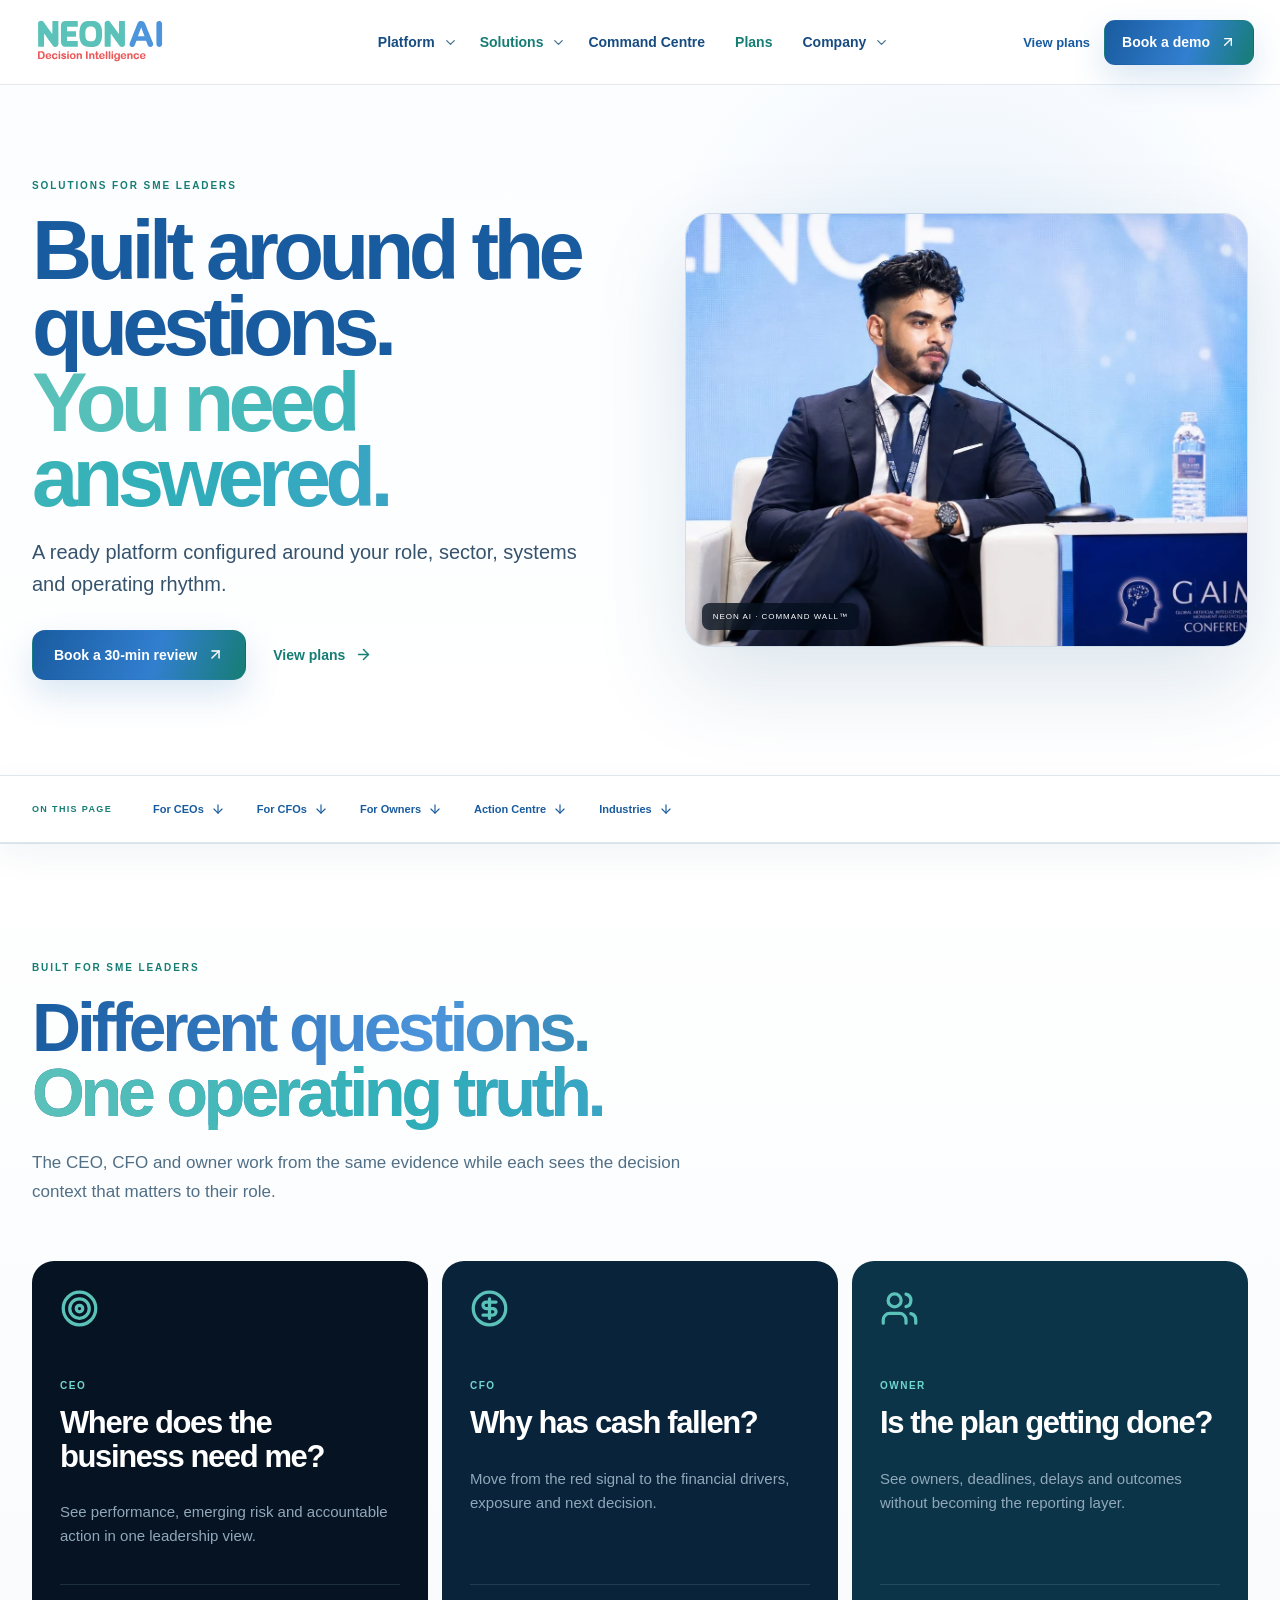
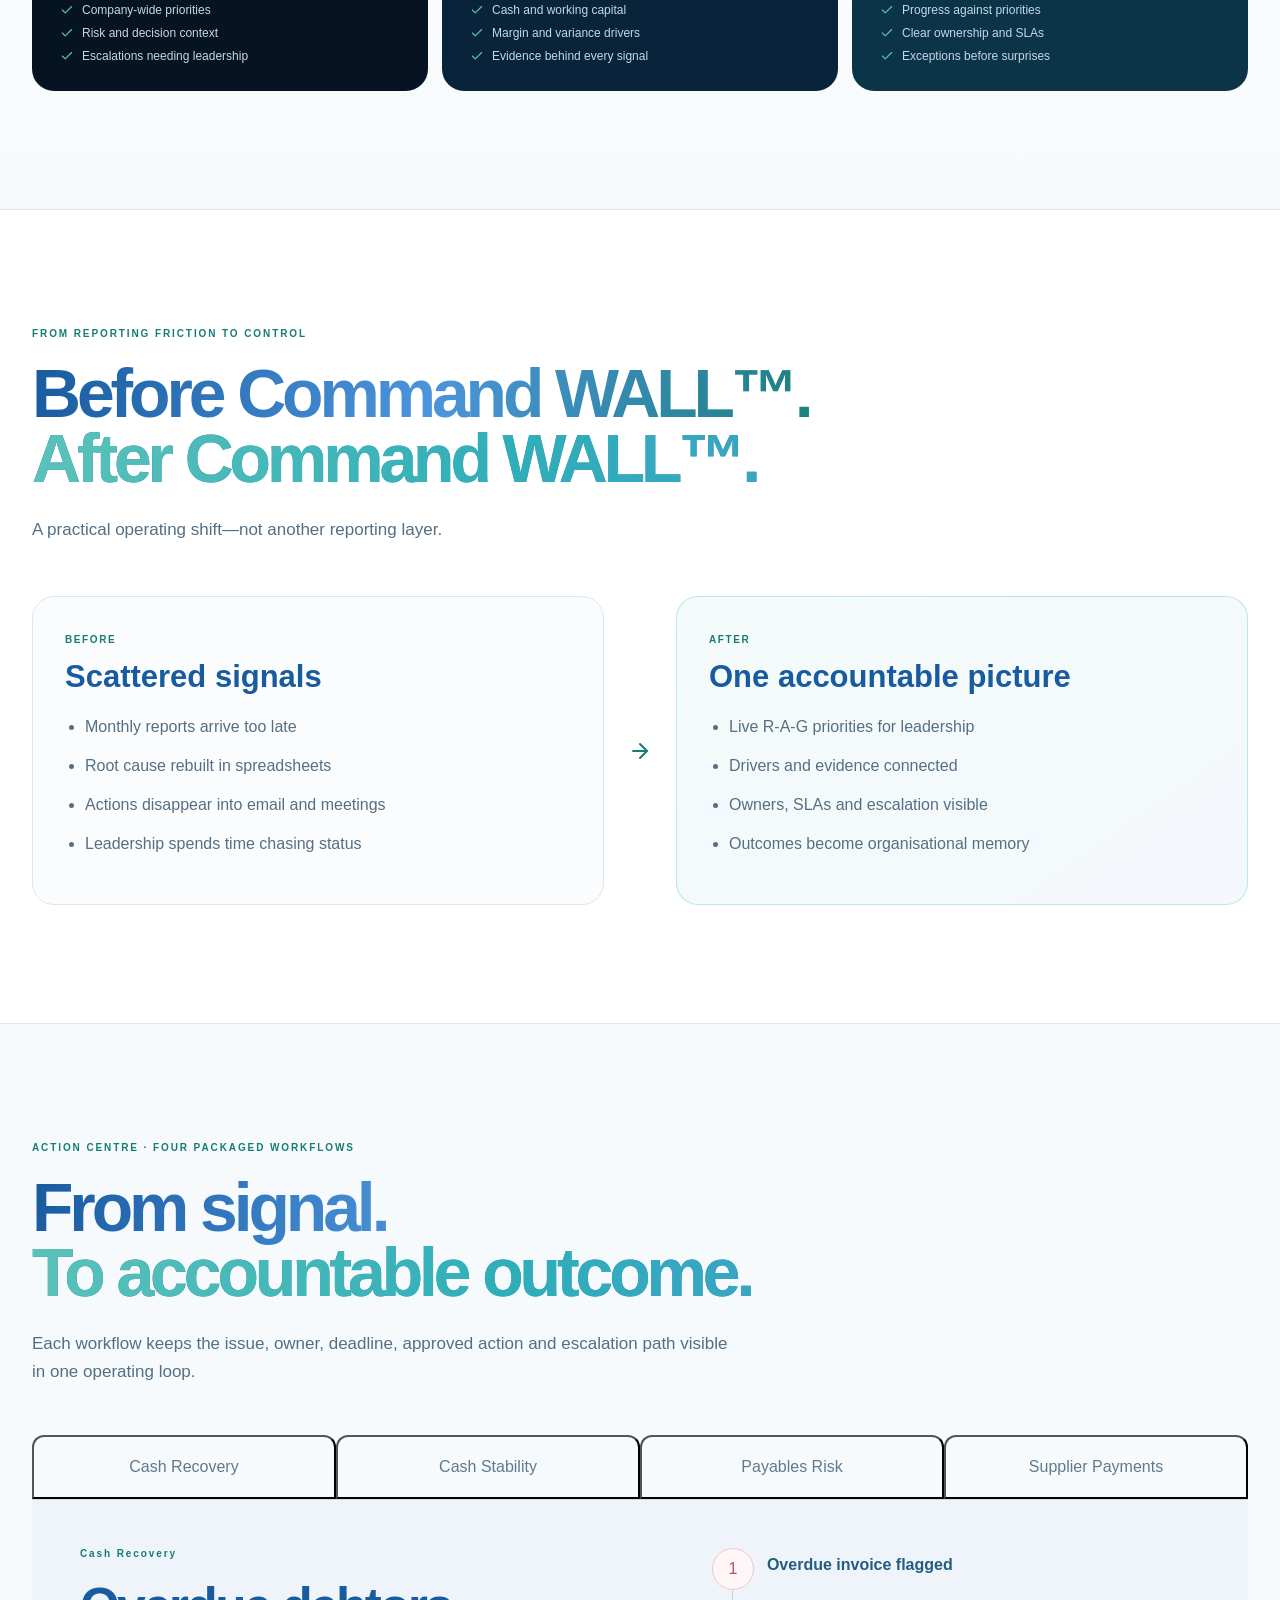
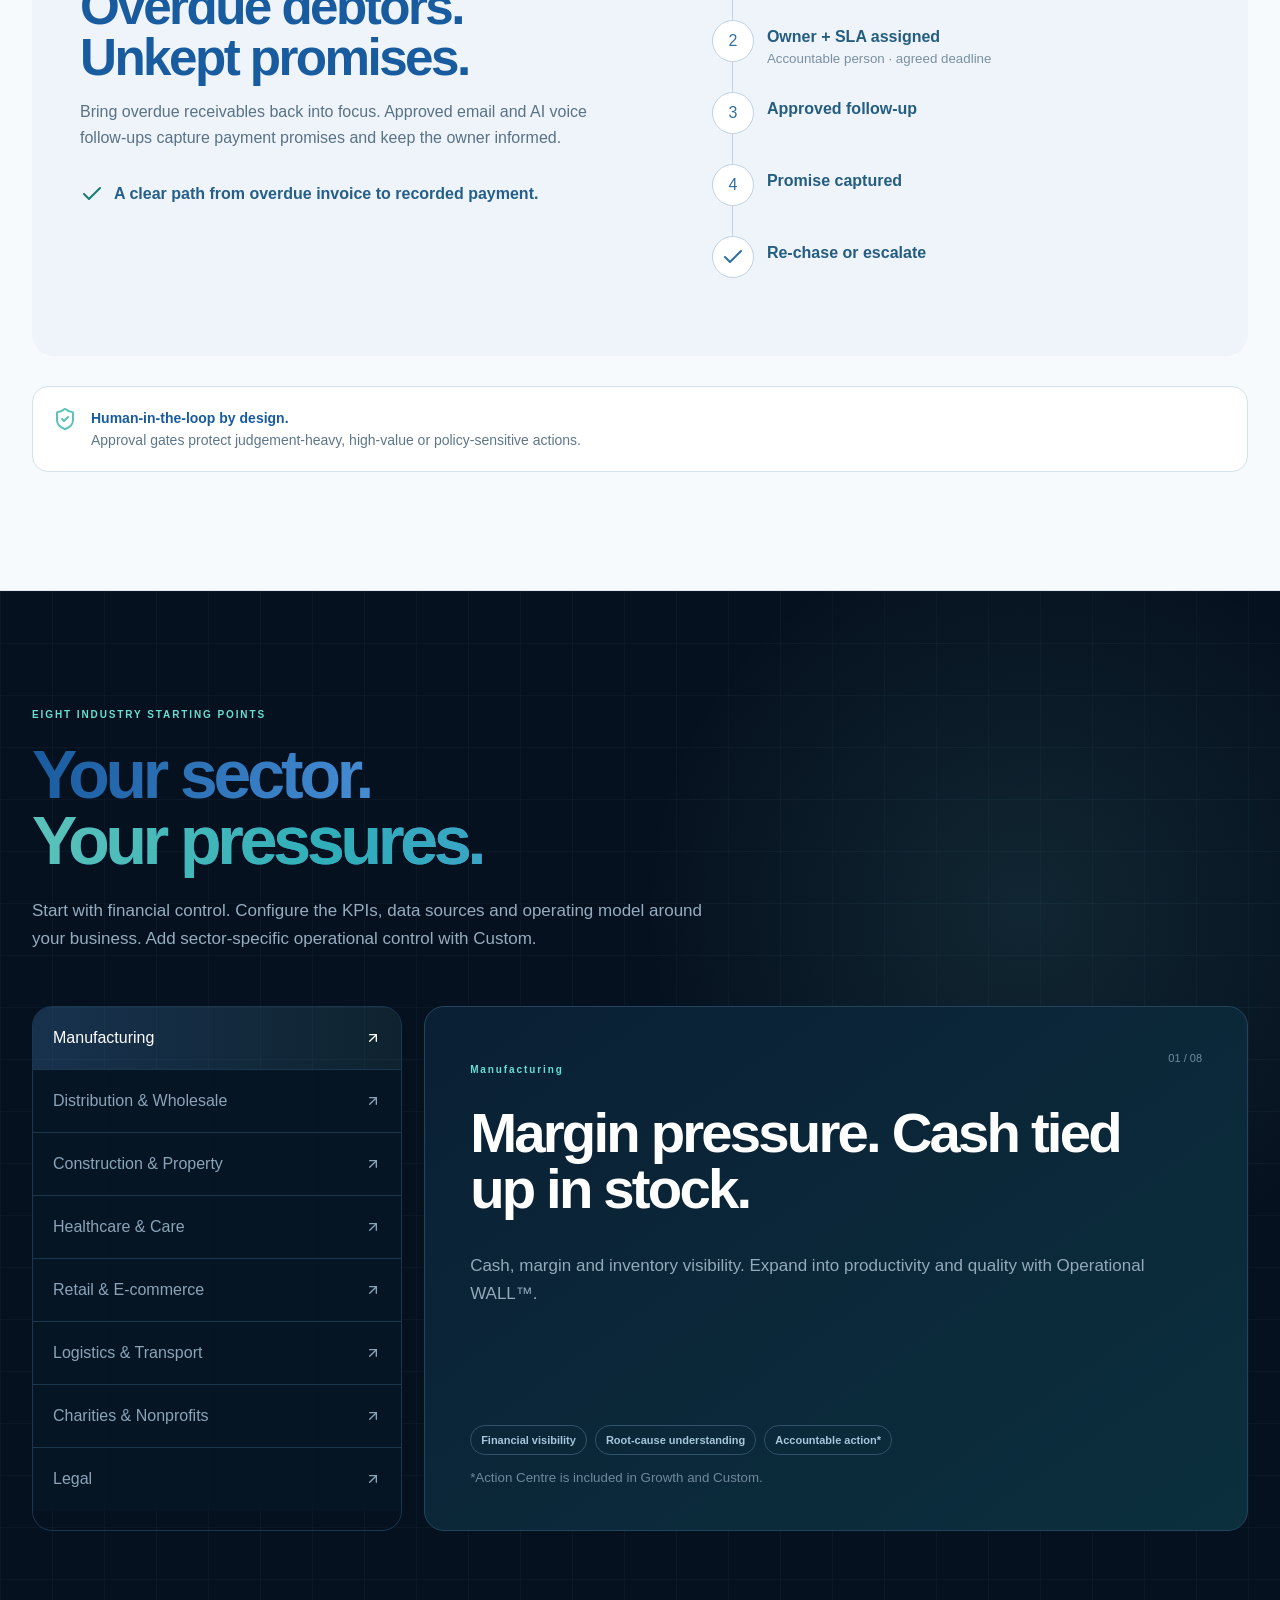
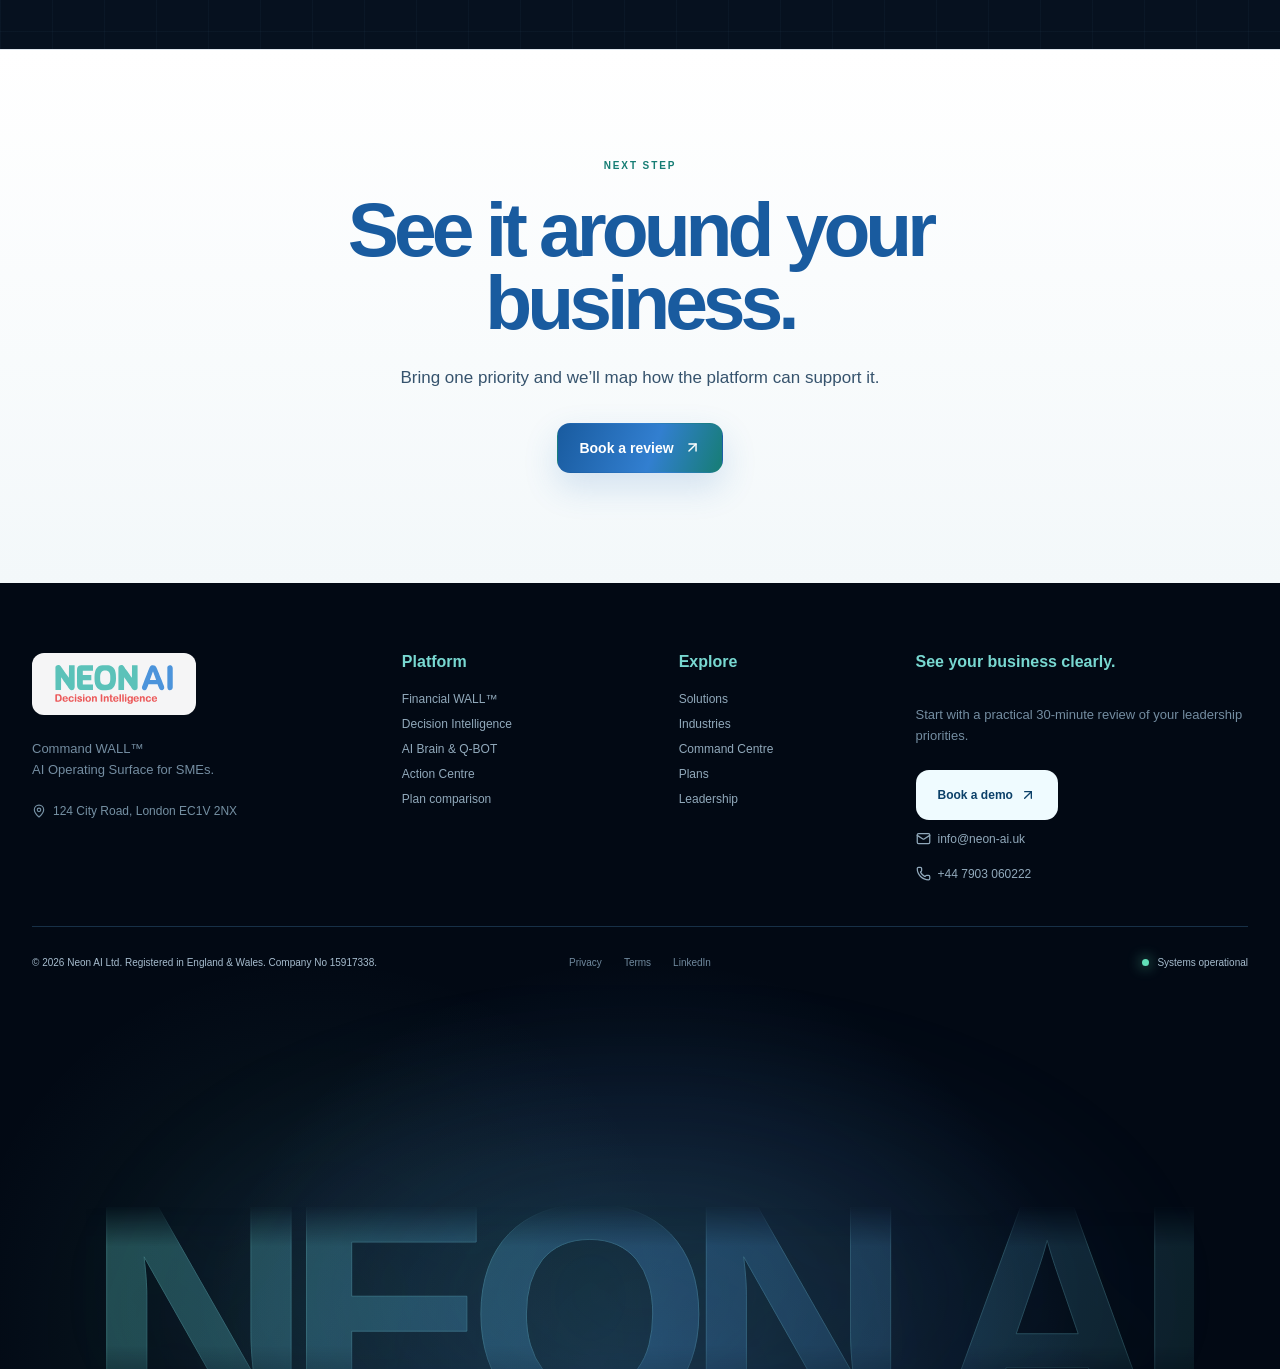
<file: solutions/index.html>
<!DOCTYPE html><html lang="en"><head><meta charSet="utf-8"/><meta name="viewport" content="width=device-width, initial-scale=1"/><link rel="preload" as="image" href="/assets/neon-logo.svg"/><link rel="preload" as="image" href="/assets/current-13.webp"/><link rel="stylesheet" href="/_next/static/chunks/2rkn5nt3axmb6.css" data-precedence="next"/><link rel="preload" as="script" fetchPriority="low" href="/_next/static/chunks/0q7czltkgn3qh.js"/><script src="/_next/static/chunks/22y6wvv-_re20.js" async=""></script><script src="/_next/static/chunks/30ie7z9i1k572.js" async=""></script><script src="/_next/static/chunks/3zmhy5np4pm-w.js" async=""></script><script src="/_next/static/chunks/turbopack-1yi97q2lp8ugo.js" async=""></script><script src="/_next/static/chunks/0-4zpttn2a9wb.js" async=""></script><script src="/_next/static/chunks/3agka_bjuz1-q.js" async=""></script><title>Command WALL™ | Neon AI — Your business. Under control.</title><meta name="description" content="AI Operating Surface for SMEs. Financial WALL™, Decision Intelligence, AI Brain and accountable action. Physical Command Centre, iPad and mobile."/><meta name="codex-preview" content="development"/><link rel="shortcut icon" href="/assets/neon-logo.svg"/><link rel="icon" href="/assets/neon-logo.svg"/><script src="/_next/static/chunks/0cz1d0mv5g_q7.js" noModule=""></script></head><body class="antialiased"><div hidden=""><!--$--><!--/$--></div><div class="neon-cursor" aria-hidden="true"><span class="neon-cursor-halo"></span><span class="neon-cursor-dot"></span></div><header class="site-header"><div class="topbar"><a aria-label="Neon AI home" href="/"><span class="brand-lockup "><img src="/assets/neon-logo.svg" alt="Neon AI" width="140" height="66"/></span></a><nav class="desktop-nav" aria-label="Primary navigation"><div class="nav-item"><a href="/platform">Platform</a><button class="nav-toggle" aria-label="Open Platform menu" aria-expanded="false"><svg xmlns="http://www.w3.org/2000/svg" width="15" height="15" viewBox="0 0 24 24" fill="none" stroke="currentColor" stroke-width="2" stroke-linecap="round" stroke-linejoin="round" class="lucide lucide-chevron-down" aria-hidden="true"><path d="m6 9 6 6 6-6"></path></svg></button></div><div class="nav-item"><a href="/solutions">Solutions</a><button class="nav-toggle" aria-label="Open Solutions menu" aria-expanded="false"><svg xmlns="http://www.w3.org/2000/svg" width="15" height="15" viewBox="0 0 24 24" fill="none" stroke="currentColor" stroke-width="2" stroke-linecap="round" stroke-linejoin="round" class="lucide lucide-chevron-down" aria-hidden="true"><path d="m6 9 6 6 6-6"></path></svg></button></div><div class="nav-item"><a href="/command-centre">Command Centre</a></div><div class="nav-item"><a href="/plans">Plans</a></div><div class="nav-item"><a href="/company">Company</a><button class="nav-toggle" aria-label="Open Company menu" aria-expanded="false"><svg xmlns="http://www.w3.org/2000/svg" width="15" height="15" viewBox="0 0 24 24" fill="none" stroke="currentColor" stroke-width="2" stroke-linecap="round" stroke-linejoin="round" class="lucide lucide-chevron-down" aria-hidden="true"><path d="m6 9 6 6 6-6"></path></svg></button></div></nav><div class="header-actions"><a class="quiet-link" href="/plans">View plans</a><a class="button primary compact" href="/contact">Book a demo <svg xmlns="http://www.w3.org/2000/svg" width="16" height="16" viewBox="0 0 24 24" fill="none" stroke="currentColor" stroke-width="2" stroke-linecap="round" stroke-linejoin="round" class="lucide lucide-arrow-up-right" aria-hidden="true"><path d="M7 7h10v10"></path><path d="M7 17 17 7"></path></svg></a><button class="mobile-toggle" aria-label="Open navigation"><svg xmlns="http://www.w3.org/2000/svg" width="24" height="24" viewBox="0 0 24 24" fill="none" stroke="currentColor" stroke-width="2" stroke-linecap="round" stroke-linejoin="round" class="lucide lucide-menu" aria-hidden="true"><path d="M4 5h16"></path><path d="M4 12h16"></path><path d="M4 19h16"></path></svg></button></div></div></header><main class="detail-page"><section class="detail-hero"><div><p class="eyebrow">SOLUTIONS FOR SME LEADERS</p><h1>Built around the questions.<br/><span>You need answered.</span></h1><p>A ready platform configured around your role, sector, systems and operating rhythm.</p><div><a class="button primary" href="/contact">Book a 30-min review <svg xmlns="http://www.w3.org/2000/svg" width="17" height="17" viewBox="0 0 24 24" fill="none" stroke="currentColor" stroke-width="2" stroke-linecap="round" stroke-linejoin="round" class="lucide lucide-arrow-up-right" aria-hidden="true"><path d="M7 7h10v10"></path><path d="M7 17 17 7"></path></svg></a><a class="button text" href="/plans">View plans <svg xmlns="http://www.w3.org/2000/svg" width="17" height="17" viewBox="0 0 24 24" fill="none" stroke="currentColor" stroke-width="2" stroke-linecap="round" stroke-linejoin="round" class="lucide lucide-arrow-right" aria-hidden="true"><path d="M5 12h14"></path><path d="m12 5 7 7-7 7"></path></svg></a></div></div><figure><img src="/assets/current-13.webp" alt="Built around the questions. You need answered."/><span>NEON AI · COMMAND WALL™</span></figure></section><nav class="section-navigation" aria-label="solutions page sections"><span>ON THIS PAGE</span><div><a href="#ceo">For CEOs<svg xmlns="http://www.w3.org/2000/svg" width="14" height="14" viewBox="0 0 24 24" fill="none" stroke="currentColor" stroke-width="2" stroke-linecap="round" stroke-linejoin="round" class="lucide lucide-arrow-down" aria-hidden="true"><path d="M12 5v14"></path><path d="m19 12-7 7-7-7"></path></svg></a><a href="#cfo">For CFOs<svg xmlns="http://www.w3.org/2000/svg" width="14" height="14" viewBox="0 0 24 24" fill="none" stroke="currentColor" stroke-width="2" stroke-linecap="round" stroke-linejoin="round" class="lucide lucide-arrow-down" aria-hidden="true"><path d="M12 5v14"></path><path d="m19 12-7 7-7-7"></path></svg></a><a href="#owner">For Owners<svg xmlns="http://www.w3.org/2000/svg" width="14" height="14" viewBox="0 0 24 24" fill="none" stroke="currentColor" stroke-width="2" stroke-linecap="round" stroke-linejoin="round" class="lucide lucide-arrow-down" aria-hidden="true"><path d="M12 5v14"></path><path d="m19 12-7 7-7-7"></path></svg></a><a href="#action">Action Centre<svg xmlns="http://www.w3.org/2000/svg" width="14" height="14" viewBox="0 0 24 24" fill="none" stroke="currentColor" stroke-width="2" stroke-linecap="round" stroke-linejoin="round" class="lucide lucide-arrow-down" aria-hidden="true"><path d="M12 5v14"></path><path d="m19 12-7 7-7-7"></path></svg></a><a href="#industries">Industries<svg xmlns="http://www.w3.org/2000/svg" width="14" height="14" viewBox="0 0 24 24" fill="none" stroke="currentColor" stroke-width="2" stroke-linecap="round" stroke-linejoin="round" class="lucide lucide-arrow-down" aria-hidden="true"><path d="M12 5v14"></path><path d="m19 12-7 7-7-7"></path></svg></a></div></nav><section class="rich-section role-rich"><div class="rich-lead reveal"><p class="eyebrow ">BUILT FOR SME LEADERS</p><h2>Different questions.<br/><span>One operating truth.</span></h2><p>The CEO, CFO and owner work from the same evidence while each sees the decision context that matters to their role.</p></div><div class="role-grid reveal"><article id="ceo"><svg xmlns="http://www.w3.org/2000/svg" width="24" height="24" viewBox="0 0 24 24" fill="none" stroke="currentColor" stroke-width="2" stroke-linecap="round" stroke-linejoin="round" class="lucide lucide-target" aria-hidden="true"><circle cx="12" cy="12" r="10"></circle><circle cx="12" cy="12" r="6"></circle><circle cx="12" cy="12" r="2"></circle></svg><span>CEO</span><h3>Where does the business need me?</h3><p>See performance, emerging risk and accountable action in one leadership view.</p><ul><li><svg xmlns="http://www.w3.org/2000/svg" width="14" height="14" viewBox="0 0 24 24" fill="none" stroke="currentColor" stroke-width="2" stroke-linecap="round" stroke-linejoin="round" class="lucide lucide-check" aria-hidden="true"><path d="M20 6 9 17l-5-5"></path></svg>Company-wide priorities</li><li><svg xmlns="http://www.w3.org/2000/svg" width="14" height="14" viewBox="0 0 24 24" fill="none" stroke="currentColor" stroke-width="2" stroke-linecap="round" stroke-linejoin="round" class="lucide lucide-check" aria-hidden="true"><path d="M20 6 9 17l-5-5"></path></svg>Risk and decision context</li><li><svg xmlns="http://www.w3.org/2000/svg" width="14" height="14" viewBox="0 0 24 24" fill="none" stroke="currentColor" stroke-width="2" stroke-linecap="round" stroke-linejoin="round" class="lucide lucide-check" aria-hidden="true"><path d="M20 6 9 17l-5-5"></path></svg>Escalations needing leadership</li></ul></article><article id="cfo"><svg xmlns="http://www.w3.org/2000/svg" width="24" height="24" viewBox="0 0 24 24" fill="none" stroke="currentColor" stroke-width="2" stroke-linecap="round" stroke-linejoin="round" class="lucide lucide-circle-dollar-sign" aria-hidden="true"><circle cx="12" cy="12" r="10"></circle><path d="M16 8h-6a2 2 0 1 0 0 4h4a2 2 0 1 1 0 4H8"></path><path d="M12 18V6"></path></svg><span>CFO</span><h3>Why has cash fallen?</h3><p>Move from the red signal to the financial drivers, exposure and next decision.</p><ul><li><svg xmlns="http://www.w3.org/2000/svg" width="14" height="14" viewBox="0 0 24 24" fill="none" stroke="currentColor" stroke-width="2" stroke-linecap="round" stroke-linejoin="round" class="lucide lucide-check" aria-hidden="true"><path d="M20 6 9 17l-5-5"></path></svg>Cash and working capital</li><li><svg xmlns="http://www.w3.org/2000/svg" width="14" height="14" viewBox="0 0 24 24" fill="none" stroke="currentColor" stroke-width="2" stroke-linecap="round" stroke-linejoin="round" class="lucide lucide-check" aria-hidden="true"><path d="M20 6 9 17l-5-5"></path></svg>Margin and variance drivers</li><li><svg xmlns="http://www.w3.org/2000/svg" width="14" height="14" viewBox="0 0 24 24" fill="none" stroke="currentColor" stroke-width="2" stroke-linecap="round" stroke-linejoin="round" class="lucide lucide-check" aria-hidden="true"><path d="M20 6 9 17l-5-5"></path></svg>Evidence behind every signal</li></ul></article><article id="owner"><svg xmlns="http://www.w3.org/2000/svg" width="24" height="24" viewBox="0 0 24 24" fill="none" stroke="currentColor" stroke-width="2" stroke-linecap="round" stroke-linejoin="round" class="lucide lucide-users" aria-hidden="true"><path d="M16 21v-2a4 4 0 0 0-4-4H6a4 4 0 0 0-4 4v2"></path><path d="M16 3.128a4 4 0 0 1 0 7.744"></path><path d="M22 21v-2a4 4 0 0 0-3-3.87"></path><circle cx="9" cy="7" r="4"></circle></svg><span>OWNER</span><h3>Is the plan getting done?</h3><p>See owners, deadlines, delays and outcomes without becoming the reporting layer.</p><ul><li><svg xmlns="http://www.w3.org/2000/svg" width="14" height="14" viewBox="0 0 24 24" fill="none" stroke="currentColor" stroke-width="2" stroke-linecap="round" stroke-linejoin="round" class="lucide lucide-check" aria-hidden="true"><path d="M20 6 9 17l-5-5"></path></svg>Progress against priorities</li><li><svg xmlns="http://www.w3.org/2000/svg" width="14" height="14" viewBox="0 0 24 24" fill="none" stroke="currentColor" stroke-width="2" stroke-linecap="round" stroke-linejoin="round" class="lucide lucide-check" aria-hidden="true"><path d="M20 6 9 17l-5-5"></path></svg>Clear ownership and SLAs</li><li><svg xmlns="http://www.w3.org/2000/svg" width="14" height="14" viewBox="0 0 24 24" fill="none" stroke="currentColor" stroke-width="2" stroke-linecap="round" stroke-linejoin="round" class="lucide lucide-check" aria-hidden="true"><path d="M20 6 9 17l-5-5"></path></svg>Exceptions before surprises</li></ul></article></div></section><section class="rich-section before-after"><div class="rich-lead reveal"><p class="eyebrow ">FROM REPORTING FRICTION TO CONTROL</p><h2>Before Command WALL™.<br/><span>After Command WALL™.</span></h2><p>A practical operating shift—not another reporting layer.</p></div><div class="comparison-cards reveal"><article><span>BEFORE</span><h3>Scattered signals</h3><ul><li>Monthly reports arrive too late</li><li>Root cause rebuilt in spreadsheets</li><li>Actions disappear into email and meetings</li><li>Leadership spends time chasing status</li></ul></article><svg xmlns="http://www.w3.org/2000/svg" width="24" height="24" viewBox="0 0 24 24" fill="none" stroke="currentColor" stroke-width="2" stroke-linecap="round" stroke-linejoin="round" class="lucide lucide-arrow-right" aria-hidden="true"><path d="M5 12h14"></path><path d="m12 5 7 7-7 7"></path></svg><article><span>AFTER</span><h3>One accountable picture</h3><ul><li>Live R-A-G priorities for leadership</li><li>Drivers and evidence connected</li><li>Owners, SLAs and escalation visible</li><li>Outcomes become organisational memory</li></ul></article></div></section><section class="rich-section workflow-rich" id="action"><div class="rich-lead reveal"><p class="eyebrow ">ACTION CENTRE · FOUR PACKAGED WORKFLOWS</p><h2>From signal.<br/><span>To accountable outcome.</span></h2><p>Each workflow keeps the issue, owner, deadline, approved action and escalation path visible in one operating loop.</p></div><div dir="ltr" data-orientation="horizontal" data-slot="tabs" class="group/tabs flex gap-2 data-[orientation=horizontal]:flex-col workflow-tabs-rich reveal"><div role="tablist" aria-orientation="horizontal" data-slot="tabs-list" data-variant="default" class="group/tabs-list inline-flex w-fit items-center justify-center rounded-lg p-[3px] text-muted-foreground group-data-[orientation=horizontal]/tabs:h-9 group-data-[orientation=vertical]/tabs:h-fit group-data-[orientation=vertical]/tabs:flex-col data-[variant=line]:rounded-none bg-muted" aria-label="Finance workflows" tabindex="-1" data-orientation="horizontal" style="outline:none"><button type="button" role="tab" aria-selected="true" aria-controls="radix-_R_je5fivb_-content-Cash Recovery" data-state="active" id="radix-_R_je5fivb_-trigger-Cash Recovery" data-slot="tabs-trigger" class="relative inline-flex h-[calc(100%-1px)] flex-1 items-center justify-center gap-1.5 rounded-md border border-transparent px-2 py-1 text-sm font-medium whitespace-nowrap text-foreground/60 transition-all group-data-[orientation=vertical]/tabs:w-full group-data-[orientation=vertical]/tabs:justify-start hover:text-foreground focus-visible:border-ring focus-visible:ring-[3px] focus-visible:ring-ring/50 focus-visible:outline-1 focus-visible:outline-ring disabled:pointer-events-none disabled:opacity-50 group-data-[variant=default]/tabs-list:data-[state=active]:shadow-sm group-data-[variant=line]/tabs-list:data-[state=active]:shadow-none dark:text-muted-foreground dark:hover:text-foreground [&amp;_svg]:pointer-events-none [&amp;_svg]:shrink-0 [&amp;_svg:not([class*=&#x27;size-&#x27;])]:size-4 group-data-[variant=line]/tabs-list:bg-transparent group-data-[variant=line]/tabs-list:data-[state=active]:bg-transparent dark:group-data-[variant=line]/tabs-list:data-[state=active]:border-transparent dark:group-data-[variant=line]/tabs-list:data-[state=active]:bg-transparent data-[state=active]:bg-background data-[state=active]:text-foreground dark:data-[state=active]:border-input dark:data-[state=active]:bg-input/30 dark:data-[state=active]:text-foreground after:absolute after:bg-foreground after:opacity-0 after:transition-opacity group-data-[orientation=horizontal]/tabs:after:inset-x-0 group-data-[orientation=horizontal]/tabs:after:bottom-[-5px] group-data-[orientation=horizontal]/tabs:after:h-0.5 group-data-[orientation=vertical]/tabs:after:inset-y-0 group-data-[orientation=vertical]/tabs:after:-right-1 group-data-[orientation=vertical]/tabs:after:w-0.5 group-data-[variant=line]/tabs-list:data-[state=active]:after:opacity-100" tabindex="-1" data-orientation="horizontal" data-radix-collection-item="">Cash Recovery</button><button type="button" role="tab" aria-selected="false" aria-controls="radix-_R_je5fivb_-content-Cash Stability" data-state="inactive" id="radix-_R_je5fivb_-trigger-Cash Stability" data-slot="tabs-trigger" class="relative inline-flex h-[calc(100%-1px)] flex-1 items-center justify-center gap-1.5 rounded-md border border-transparent px-2 py-1 text-sm font-medium whitespace-nowrap text-foreground/60 transition-all group-data-[orientation=vertical]/tabs:w-full group-data-[orientation=vertical]/tabs:justify-start hover:text-foreground focus-visible:border-ring focus-visible:ring-[3px] focus-visible:ring-ring/50 focus-visible:outline-1 focus-visible:outline-ring disabled:pointer-events-none disabled:opacity-50 group-data-[variant=default]/tabs-list:data-[state=active]:shadow-sm group-data-[variant=line]/tabs-list:data-[state=active]:shadow-none dark:text-muted-foreground dark:hover:text-foreground [&amp;_svg]:pointer-events-none [&amp;_svg]:shrink-0 [&amp;_svg:not([class*=&#x27;size-&#x27;])]:size-4 group-data-[variant=line]/tabs-list:bg-transparent group-data-[variant=line]/tabs-list:data-[state=active]:bg-transparent dark:group-data-[variant=line]/tabs-list:data-[state=active]:border-transparent dark:group-data-[variant=line]/tabs-list:data-[state=active]:bg-transparent data-[state=active]:bg-background data-[state=active]:text-foreground dark:data-[state=active]:border-input dark:data-[state=active]:bg-input/30 dark:data-[state=active]:text-foreground after:absolute after:bg-foreground after:opacity-0 after:transition-opacity group-data-[orientation=horizontal]/tabs:after:inset-x-0 group-data-[orientation=horizontal]/tabs:after:bottom-[-5px] group-data-[orientation=horizontal]/tabs:after:h-0.5 group-data-[orientation=vertical]/tabs:after:inset-y-0 group-data-[orientation=vertical]/tabs:after:-right-1 group-data-[orientation=vertical]/tabs:after:w-0.5 group-data-[variant=line]/tabs-list:data-[state=active]:after:opacity-100" tabindex="-1" data-orientation="horizontal" data-radix-collection-item="">Cash Stability</button><button type="button" role="tab" aria-selected="false" aria-controls="radix-_R_je5fivb_-content-Payables Risk" data-state="inactive" id="radix-_R_je5fivb_-trigger-Payables Risk" data-slot="tabs-trigger" class="relative inline-flex h-[calc(100%-1px)] flex-1 items-center justify-center gap-1.5 rounded-md border border-transparent px-2 py-1 text-sm font-medium whitespace-nowrap text-foreground/60 transition-all group-data-[orientation=vertical]/tabs:w-full group-data-[orientation=vertical]/tabs:justify-start hover:text-foreground focus-visible:border-ring focus-visible:ring-[3px] focus-visible:ring-ring/50 focus-visible:outline-1 focus-visible:outline-ring disabled:pointer-events-none disabled:opacity-50 group-data-[variant=default]/tabs-list:data-[state=active]:shadow-sm group-data-[variant=line]/tabs-list:data-[state=active]:shadow-none dark:text-muted-foreground dark:hover:text-foreground [&amp;_svg]:pointer-events-none [&amp;_svg]:shrink-0 [&amp;_svg:not([class*=&#x27;size-&#x27;])]:size-4 group-data-[variant=line]/tabs-list:bg-transparent group-data-[variant=line]/tabs-list:data-[state=active]:bg-transparent dark:group-data-[variant=line]/tabs-list:data-[state=active]:border-transparent dark:group-data-[variant=line]/tabs-list:data-[state=active]:bg-transparent data-[state=active]:bg-background data-[state=active]:text-foreground dark:data-[state=active]:border-input dark:data-[state=active]:bg-input/30 dark:data-[state=active]:text-foreground after:absolute after:bg-foreground after:opacity-0 after:transition-opacity group-data-[orientation=horizontal]/tabs:after:inset-x-0 group-data-[orientation=horizontal]/tabs:after:bottom-[-5px] group-data-[orientation=horizontal]/tabs:after:h-0.5 group-data-[orientation=vertical]/tabs:after:inset-y-0 group-data-[orientation=vertical]/tabs:after:-right-1 group-data-[orientation=vertical]/tabs:after:w-0.5 group-data-[variant=line]/tabs-list:data-[state=active]:after:opacity-100" tabindex="-1" data-orientation="horizontal" data-radix-collection-item="">Payables Risk</button><button type="button" role="tab" aria-selected="false" aria-controls="radix-_R_je5fivb_-content-Supplier Payments" data-state="inactive" id="radix-_R_je5fivb_-trigger-Supplier Payments" data-slot="tabs-trigger" class="relative inline-flex h-[calc(100%-1px)] flex-1 items-center justify-center gap-1.5 rounded-md border border-transparent px-2 py-1 text-sm font-medium whitespace-nowrap text-foreground/60 transition-all group-data-[orientation=vertical]/tabs:w-full group-data-[orientation=vertical]/tabs:justify-start hover:text-foreground focus-visible:border-ring focus-visible:ring-[3px] focus-visible:ring-ring/50 focus-visible:outline-1 focus-visible:outline-ring disabled:pointer-events-none disabled:opacity-50 group-data-[variant=default]/tabs-list:data-[state=active]:shadow-sm group-data-[variant=line]/tabs-list:data-[state=active]:shadow-none dark:text-muted-foreground dark:hover:text-foreground [&amp;_svg]:pointer-events-none [&amp;_svg]:shrink-0 [&amp;_svg:not([class*=&#x27;size-&#x27;])]:size-4 group-data-[variant=line]/tabs-list:bg-transparent group-data-[variant=line]/tabs-list:data-[state=active]:bg-transparent dark:group-data-[variant=line]/tabs-list:data-[state=active]:border-transparent dark:group-data-[variant=line]/tabs-list:data-[state=active]:bg-transparent data-[state=active]:bg-background data-[state=active]:text-foreground dark:data-[state=active]:border-input dark:data-[state=active]:bg-input/30 dark:data-[state=active]:text-foreground after:absolute after:bg-foreground after:opacity-0 after:transition-opacity group-data-[orientation=horizontal]/tabs:after:inset-x-0 group-data-[orientation=horizontal]/tabs:after:bottom-[-5px] group-data-[orientation=horizontal]/tabs:after:h-0.5 group-data-[orientation=vertical]/tabs:after:inset-y-0 group-data-[orientation=vertical]/tabs:after:-right-1 group-data-[orientation=vertical]/tabs:after:w-0.5 group-data-[variant=line]/tabs-list:data-[state=active]:after:opacity-100" tabindex="-1" data-orientation="horizontal" data-radix-collection-item="">Supplier Payments</button></div><div data-state="active" data-orientation="horizontal" role="tabpanel" aria-labelledby="radix-_R_je5fivb_-trigger-Cash Recovery" id="radix-_R_je5fivb_-content-Cash Recovery" tabindex="0" data-slot="tabs-content" class="flex-1 outline-none" style="animation-duration:0s"><div class="workflow-card"><div><p class="eyebrow">Cash Recovery</p><h3>Overdue debtors. Unkept promises.</h3><p>Bring overdue receivables back into focus. Approved email and AI voice follow-ups capture payment promises and keep the owner informed.</p><div class="workflow-outcome"><svg xmlns="http://www.w3.org/2000/svg" width="24" height="24" viewBox="0 0 24 24" fill="none" stroke="currentColor" stroke-width="2" stroke-linecap="round" stroke-linejoin="round" class="lucide lucide-check" aria-hidden="true"><path d="M20 6 9 17l-5-5"></path></svg>A clear path from overdue invoice to recorded payment.</div></div><ol><li><span class="alert">1</span><div><b>Overdue invoice flagged</b></div></li><li><span class="">2</span><div><b>Owner + SLA assigned</b><small>Accountable person · agreed deadline</small></div></li><li><span class="">3</span><div><b>Approved follow-up</b></div></li><li><span class="">4</span><div><b>Promise captured</b></div></li><li><span class=""><svg xmlns="http://www.w3.org/2000/svg" width="24" height="24" viewBox="0 0 24 24" fill="none" stroke="currentColor" stroke-width="2" stroke-linecap="round" stroke-linejoin="round" class="lucide lucide-check" aria-hidden="true"><path d="M20 6 9 17l-5-5"></path></svg></span><div><b>Re-chase or escalate</b></div></li></ol></div></div><div data-state="inactive" data-orientation="horizontal" role="tabpanel" aria-labelledby="radix-_R_je5fivb_-trigger-Cash Stability" hidden="" id="radix-_R_je5fivb_-content-Cash Stability" tabindex="0" data-slot="tabs-content" class="flex-1 outline-none"></div><div data-state="inactive" data-orientation="horizontal" role="tabpanel" aria-labelledby="radix-_R_je5fivb_-trigger-Payables Risk" hidden="" id="radix-_R_je5fivb_-content-Payables Risk" tabindex="0" data-slot="tabs-content" class="flex-1 outline-none"></div><div data-state="inactive" data-orientation="horizontal" role="tabpanel" aria-labelledby="radix-_R_je5fivb_-trigger-Supplier Payments" hidden="" id="radix-_R_je5fivb_-content-Supplier Payments" tabindex="0" data-slot="tabs-content" class="flex-1 outline-none"></div></div><div class="human-note light-note"><svg xmlns="http://www.w3.org/2000/svg" width="24" height="24" viewBox="0 0 24 24" fill="none" stroke="currentColor" stroke-width="2" stroke-linecap="round" stroke-linejoin="round" class="lucide lucide-shield-check" aria-hidden="true"><path d="M20 13c0 5-3.5 7.5-7.66 8.95a1 1 0 0 1-.67-.01C7.5 20.5 4 18 4 13V6a1 1 0 0 1 1-1c2 0 4.5-1.2 6.24-2.72a1.17 1.17 0 0 1 1.52 0C14.51 3.81 17 5 19 5a1 1 0 0 1 1 1z"></path><path d="m9 12 2 2 4-4"></path></svg><p><b>Human-in-the-loop by design.</b><br/>Approval gates protect judgement-heavy, high-value or policy-sensitive actions.</p></div></section><section class="rich-section industries-rich" id="industries"><div class="rich-lead reveal"><p class="eyebrow on-dark">EIGHT INDUSTRY STARTING POINTS</p><h2>Your sector.<br/><span>Your pressures.</span></h2><p>Start with financial control. Configure the KPIs, data sources and operating model around your business. Add sector-specific operational control with Custom.</p></div><div class="industry-browser-rich reveal"><div><button class="active" aria-pressed="true">Manufacturing<svg xmlns="http://www.w3.org/2000/svg" width="24" height="24" viewBox="0 0 24 24" fill="none" stroke="currentColor" stroke-width="2" stroke-linecap="round" stroke-linejoin="round" class="lucide lucide-arrow-up-right" aria-hidden="true"><path d="M7 7h10v10"></path><path d="M7 17 17 7"></path></svg></button><button class="" aria-pressed="false">Distribution &amp; Wholesale<svg xmlns="http://www.w3.org/2000/svg" width="24" height="24" viewBox="0 0 24 24" fill="none" stroke="currentColor" stroke-width="2" stroke-linecap="round" stroke-linejoin="round" class="lucide lucide-arrow-up-right" aria-hidden="true"><path d="M7 7h10v10"></path><path d="M7 17 17 7"></path></svg></button><button class="" aria-pressed="false">Construction &amp; Property<svg xmlns="http://www.w3.org/2000/svg" width="24" height="24" viewBox="0 0 24 24" fill="none" stroke="currentColor" stroke-width="2" stroke-linecap="round" stroke-linejoin="round" class="lucide lucide-arrow-up-right" aria-hidden="true"><path d="M7 7h10v10"></path><path d="M7 17 17 7"></path></svg></button><button class="" aria-pressed="false">Healthcare &amp; Care<svg xmlns="http://www.w3.org/2000/svg" width="24" height="24" viewBox="0 0 24 24" fill="none" stroke="currentColor" stroke-width="2" stroke-linecap="round" stroke-linejoin="round" class="lucide lucide-arrow-up-right" aria-hidden="true"><path d="M7 7h10v10"></path><path d="M7 17 17 7"></path></svg></button><button class="" aria-pressed="false">Retail &amp; E-commerce<svg xmlns="http://www.w3.org/2000/svg" width="24" height="24" viewBox="0 0 24 24" fill="none" stroke="currentColor" stroke-width="2" stroke-linecap="round" stroke-linejoin="round" class="lucide lucide-arrow-up-right" aria-hidden="true"><path d="M7 7h10v10"></path><path d="M7 17 17 7"></path></svg></button><button class="" aria-pressed="false">Logistics &amp; Transport<svg xmlns="http://www.w3.org/2000/svg" width="24" height="24" viewBox="0 0 24 24" fill="none" stroke="currentColor" stroke-width="2" stroke-linecap="round" stroke-linejoin="round" class="lucide lucide-arrow-up-right" aria-hidden="true"><path d="M7 7h10v10"></path><path d="M7 17 17 7"></path></svg></button><button class="" aria-pressed="false">Charities &amp; Nonprofits<svg xmlns="http://www.w3.org/2000/svg" width="24" height="24" viewBox="0 0 24 24" fill="none" stroke="currentColor" stroke-width="2" stroke-linecap="round" stroke-linejoin="round" class="lucide lucide-arrow-up-right" aria-hidden="true"><path d="M7 7h10v10"></path><path d="M7 17 17 7"></path></svg></button><button class="" aria-pressed="false">Legal<svg xmlns="http://www.w3.org/2000/svg" width="24" height="24" viewBox="0 0 24 24" fill="none" stroke="currentColor" stroke-width="2" stroke-linecap="round" stroke-linejoin="round" class="lucide lucide-arrow-up-right" aria-hidden="true"><path d="M7 7h10v10"></path><path d="M7 17 17 7"></path></svg></button></div><article><span>0<!-- -->1<!-- --> / 08</span><p class="eyebrow on-dark">Manufacturing</p><h3>Margin pressure. Cash tied up in stock.</h3><p>Cash, margin and inventory visibility. Expand into productivity and quality with Operational WALL™.</p><div><b>Financial visibility</b><b>Root-cause understanding</b><b>Accountable action*</b></div><small>*Action Centre is included in Growth and Custom.</small></article></div></section><section class="final-cta"><p class="eyebrow">NEXT STEP</p><h2>See it around your business.</h2><p>Bring one priority and we’ll map how the platform can support it.</p><a class="button primary" href="/contact">Book a review <svg xmlns="http://www.w3.org/2000/svg" width="17" height="17" viewBox="0 0 24 24" fill="none" stroke="currentColor" stroke-width="2" stroke-linecap="round" stroke-linejoin="round" class="lucide lucide-arrow-up-right" aria-hidden="true"><path d="M7 7h10v10"></path><path d="M7 17 17 7"></path></svg></a></section></main><footer class="site-footer"><div class="footer-top"><div><span class="brand-lockup light"><img src="/assets/neon-logo.svg" alt="Neon AI" width="140" height="66"/></span><p>Command WALL™<br/>AI Operating Surface for SMEs.</p><span class="footer-address"><svg xmlns="http://www.w3.org/2000/svg" width="14" height="14" viewBox="0 0 24 24" fill="none" stroke="currentColor" stroke-width="2" stroke-linecap="round" stroke-linejoin="round" class="lucide lucide-map-pin" aria-hidden="true"><path d="M20 10c0 4.993-5.539 10.193-7.399 11.799a1 1 0 0 1-1.202 0C9.539 20.193 4 14.993 4 10a8 8 0 0 1 16 0"></path><circle cx="12" cy="10" r="3"></circle></svg>124 City Road, London EC1V 2NX</span></div><div><h3>Platform</h3><a href="/platform#financial">Financial WALL™</a><a href="/platform#intelligence">Decision Intelligence</a><a href="/platform#brain">AI Brain &amp; Q-BOT</a><a href="/solutions#action">Action Centre</a><a href="/plans#comparison">Plan comparison</a></div><div><h3>Explore</h3><a href="/solutions">Solutions</a><a href="/solutions#industries">Industries</a><a href="/command-centre">Command Centre</a><a href="/plans">Plans</a><a href="/company#leadership">Leadership</a></div><div class="footer-contact"><h3>See your business clearly.</h3><p>Start with a practical 30-minute review of your leadership priorities.</p><a class="button light" href="/contact">Book a demo <svg xmlns="http://www.w3.org/2000/svg" width="16" height="16" viewBox="0 0 24 24" fill="none" stroke="currentColor" stroke-width="2" stroke-linecap="round" stroke-linejoin="round" class="lucide lucide-arrow-up-right" aria-hidden="true"><path d="M7 7h10v10"></path><path d="M7 17 17 7"></path></svg></a><a href="mailto:info@neon-ai.uk"><svg xmlns="http://www.w3.org/2000/svg" width="15" height="15" viewBox="0 0 24 24" fill="none" stroke="currentColor" stroke-width="2" stroke-linecap="round" stroke-linejoin="round" class="lucide lucide-mail" aria-hidden="true"><path d="m22 7-8.991 5.727a2 2 0 0 1-2.009 0L2 7"></path><rect x="2" y="4" width="20" height="16" rx="2"></rect></svg> info@neon-ai.uk</a><a href="tel:+447903060222"><svg xmlns="http://www.w3.org/2000/svg" width="15" height="15" viewBox="0 0 24 24" fill="none" stroke="currentColor" stroke-width="2" stroke-linecap="round" stroke-linejoin="round" class="lucide lucide-phone" aria-hidden="true"><path d="M13.832 16.568a1 1 0 0 0 1.213-.303l.355-.465A2 2 0 0 1 17 15h3a2 2 0 0 1 2 2v3a2 2 0 0 1-2 2A18 18 0 0 1 2 4a2 2 0 0 1 2-2h3a2 2 0 0 1 2 2v3a2 2 0 0 1-.8 1.6l-.468.351a1 1 0 0 0-.292 1.233 14 14 0 0 0 6.392 6.384"></path></svg> +44 7903 060222</a></div></div><div class="footer-bottom"><span>© 2026 Neon AI Ltd. Registered in England &amp; Wales. Company No 15917338.</span><div><a href="/privacy">Privacy</a><a href="/terms">Terms</a><a href="https://www.linkedin.com/company/neonai/" target="_blank" rel="noreferrer">LinkedIn</a></div><span class="system-status"><i></i> Systems operational</span></div><div class="footer-mark" aria-hidden="true"><span>NEON AI</span></div></footer><!--$--><!--/$--><script src="/_next/static/chunks/0q7czltkgn3qh.js" id="_R_" async=""></script><script>(self.__next_f=self.__next_f||[]).push([0])</script><script>self.__next_f.push([1,"1:\"$Sreact.fragment\"\n2:I[96726,[\"/_next/static/chunks/0-4zpttn2a9wb.js\"],\"default\"]\n3:I[15914,[\"/_next/static/chunks/0-4zpttn2a9wb.js\"],\"default\"]\n4:I[25173,[\"/_next/static/chunks/0-4zpttn2a9wb.js\",\"/_next/static/chunks/3agka_bjuz1-q.js\"],\"DetailPage\"]\n5:I[52800,[\"/_next/static/chunks/0-4zpttn2a9wb.js\"],\"OutletBoundary\"]\n6:\"$Sreact.suspense\"\n9:I[52800,[\"/_next/static/chunks/0-4zpttn2a9wb.js\"],\"ViewportBoundary\"]\nb:I[52800,[\"/_next/static/chunks/0-4zpttn2a9wb.js\"],\"MetadataBoundary\"]\nd:I[47276,[\"/_next/static/chunks/0-4zpttn2a9wb.js\"],\"default\",1]\n:HL[\"/_next/static/chunks/2rkn5nt3axmb6.css\",\"style\"]\n8:X\n0:{\"P\":null,\"c\":[\"\",\"solutions\",\"\"],\"q\":\"\",\"i\":false,\"f\":[[[\"\",{\"children\":[\"solutions\",{\"children\":[\"__PAGE__\",{},\"$undefined\",\"$undefined\",4608]},\"$undefined\",\"$undefined\",4608]},\"$undefined\",\"$undefined\",4624],[[\"$\",\"$1\",\"c\",{\"children\":[[[\"$\",\"link\",\"0\",{\"rel\":\"stylesheet\",\"href\":\"/_next/static/chunks/2rkn5nt3axmb6.css\",\"precedence\":\"next\",\"crossOrigin\":\"$undefined\",\"nonce\":\"$undefined\"}],[\"$\",\"script\",\"script-0\",{\"src\":\"/_next/static/chunks/0-4zpttn2a9wb.js\",\"async\":true,\"nonce\":\"$undefined\"}]],[\"$\",\"html\",null,{\"lang\":\"en\",\"children\":[\"$\",\"body\",null,{\"className\":\"antialiased\",\"children\":[\"$\",\"$L2\",null,{\"parallelRouterKey\":\"children\",\"error\":\"$undefined\",\"errorStyles\":\"$undefined\",\"errorScripts\":\"$undefined\",\"template\":[\"$\",\"$L3\",null,{}],\"templateStyles\":\"$undefined\",\"templateScripts\":\"$undefined\",\"notFound\":[[[\"$\",\"title\",null,{\"children\":\"404: This page could not be found.\"}],[\"$\",\"div\",null,{\"style\":{\"fontFamily\":\"system-ui,\\\"Segoe UI\\\",Roboto,Helvetica,Arial,sans-serif,\\\"Apple Color Emoji\\\",\\\"Segoe UI Emoji\\\"\",\"height\":\"100vh\",\"textAlign\":\"center\",\"display\":\"flex\",\"flexDirection\":\"column\",\"alignItems\":\"center\",\"justifyContent\":\"center\"},\"children\":[\"$\",\"div\",null,{\"children\":[[\"$\",\"style\",null,{\"dangerouslySetInnerHTML\":{\"__html\":\"body{color:#000;background:#fff;margin:0}.next-error-h1{border-right:1px solid rgba(0,0,0,.3)}@media (prefers-color-scheme:dark){body{color:#fff;background:#000}.next-error-h1{border-right:1px solid rgba(255,255,255,.3)}}\"}}],[\"$\",\"h1\",null,{\"className\":\"next-error-h1\",\"style\":{\"display\":\"inline-block\",\"margin\":\"0 20px 0 0\",\"padding\":\"0 23px 0 0\",\"fontSize\":24,\"fontWeight\":500,\"verticalAlign\":\"top\",\"lineHeight\":\"49px\"},\"children\":404}],[\"$\",\"div\",null,{\"style\":{\"display\":\"inline-block\"},\"children\":[\"$\",\"h2\",null,{\"style\":{\"fontSize\":14,\"fontWeight\":400,\"lineHeight\":\"49px\",\"margin\":0},\"children\":\"This page could not be found.\"}]}]]}]}]],[]],\"forbidden\":\"$undefined\",\"unauthorized\":\"$undefined\"}]}]}]]}],{\"children\":[[\"$\",\"$1\",\"c\",{\"children\":[null,[\"$\",\"$L2\",null,{\"parallelRouterKey\":\"children\",\"error\":\"$undefined\",\"errorStyles\":\"$undefined\",\"errorScripts\":\"$undefined\",\"template\":[\"$\",\"$L3\",null,{}],\"templateStyles\":\"$undefined\",\"templateScripts\":\"$undefined\",\"notFound\":\"$undefined\",\"forbidden\":\"$undefined\",\"unauthorized\":\"$undefined\"}]]}],{\"children\":[[\"$\",\"$1\",\"c\",{\"children\":[[\"$\",\"$L4\",null,{\"kind\":\"solutions\"}],[[\"$\",\"script\",\"script-0\",{\"src\":\"/_next/static/chunks/3agka_bjuz1-q.js\",\"async\":true,\"nonce\":\"$undefined\"}]],[\"$\",\"$L5\",null,{\"children\":[\"$\",\"$6\",null,{\"name\":\"Next.MetadataOutlet\",\"children\":\"$@7\"}]}]]}],{},null,false,null]},null,false,\"$8\"]},null,false,null],[\"$\",\"$1\",\"h\",{\"children\":[null,[\"$\",\"$L9\",null,{\"children\":\"$La\"}],[\"$\",\"div\",null,{\"hidden\":true,\"children\":[\"$\",\"$Lb\",null,{\"children\":[\"$\",\"$6\",null,{\"name\":\"Next.Metadata\",\"children\":\"$Lc\"}]}]}],null]}],false]],\"m\":\"$undefined\",\"G\":[\"$d\",[[\"$\",\"link\",\"0\",{\"rel\":\"stylesheet\",\"href\":\"/_next/static/chunks/2rkn5nt3axmb6.css\",\"precedence\":\"next\",\"crossOrigin\":\"$undefined\",\"nonce\":\"$undefined\"}]]],\"S\":true,\"h\":null,\"r\":\"$undefined\",\"s\":\"$undefined\",\"a\":\"$undefined\",\"l\":\"$undefined\",\"p\":\"$undefined\",\"d\":\"$undefined\",\"b\":\"odpQChz72AylX2KNecEHg\"}\n8:C\na:[[\"$\",\"meta\",\"0\",{\"charSet\":\"utf-8\"}],[\"$\",\"meta\",\"1\",{\"name\":\"viewport\",\"content\":\"width=device-width, initial-scale=1\"}]]\ne:I[85743,[\"/_next/static/chunks/0-4zpttn2a9wb.js\"],\"IconMark\"]\n7:null\nc:[[\"$\",\"title\",\"0\",{\"children\":\"Command WALL™ | Neon AI — Your business. Under control.\"}],[\"$\",\"meta\",\"1\",{\"name\":\"description\",\"content\":\"AI Operating Surface for SMEs. Financial WALL™, Decision Intelligence, AI Brain and accountable action. Physical Command Centre, iPad and mobile.\"}],[\"$\",\"meta\",\"2\",{\"name\":\"codex-preview\",\"content\":\"development\"}],[\"$\",\"link\",\"3\",{\"rel\":\"shortcut icon\",\"href\":\"/assets/neon-logo.svg\"}],[\"$\",\"link\",\"4\",{\"rel\":\"icon\",\"href\":\"/assets/neon-logo.svg\"}],[\"$\",\"$Le\",\"5\",{}]]\n"])</script></body></html>
</file>
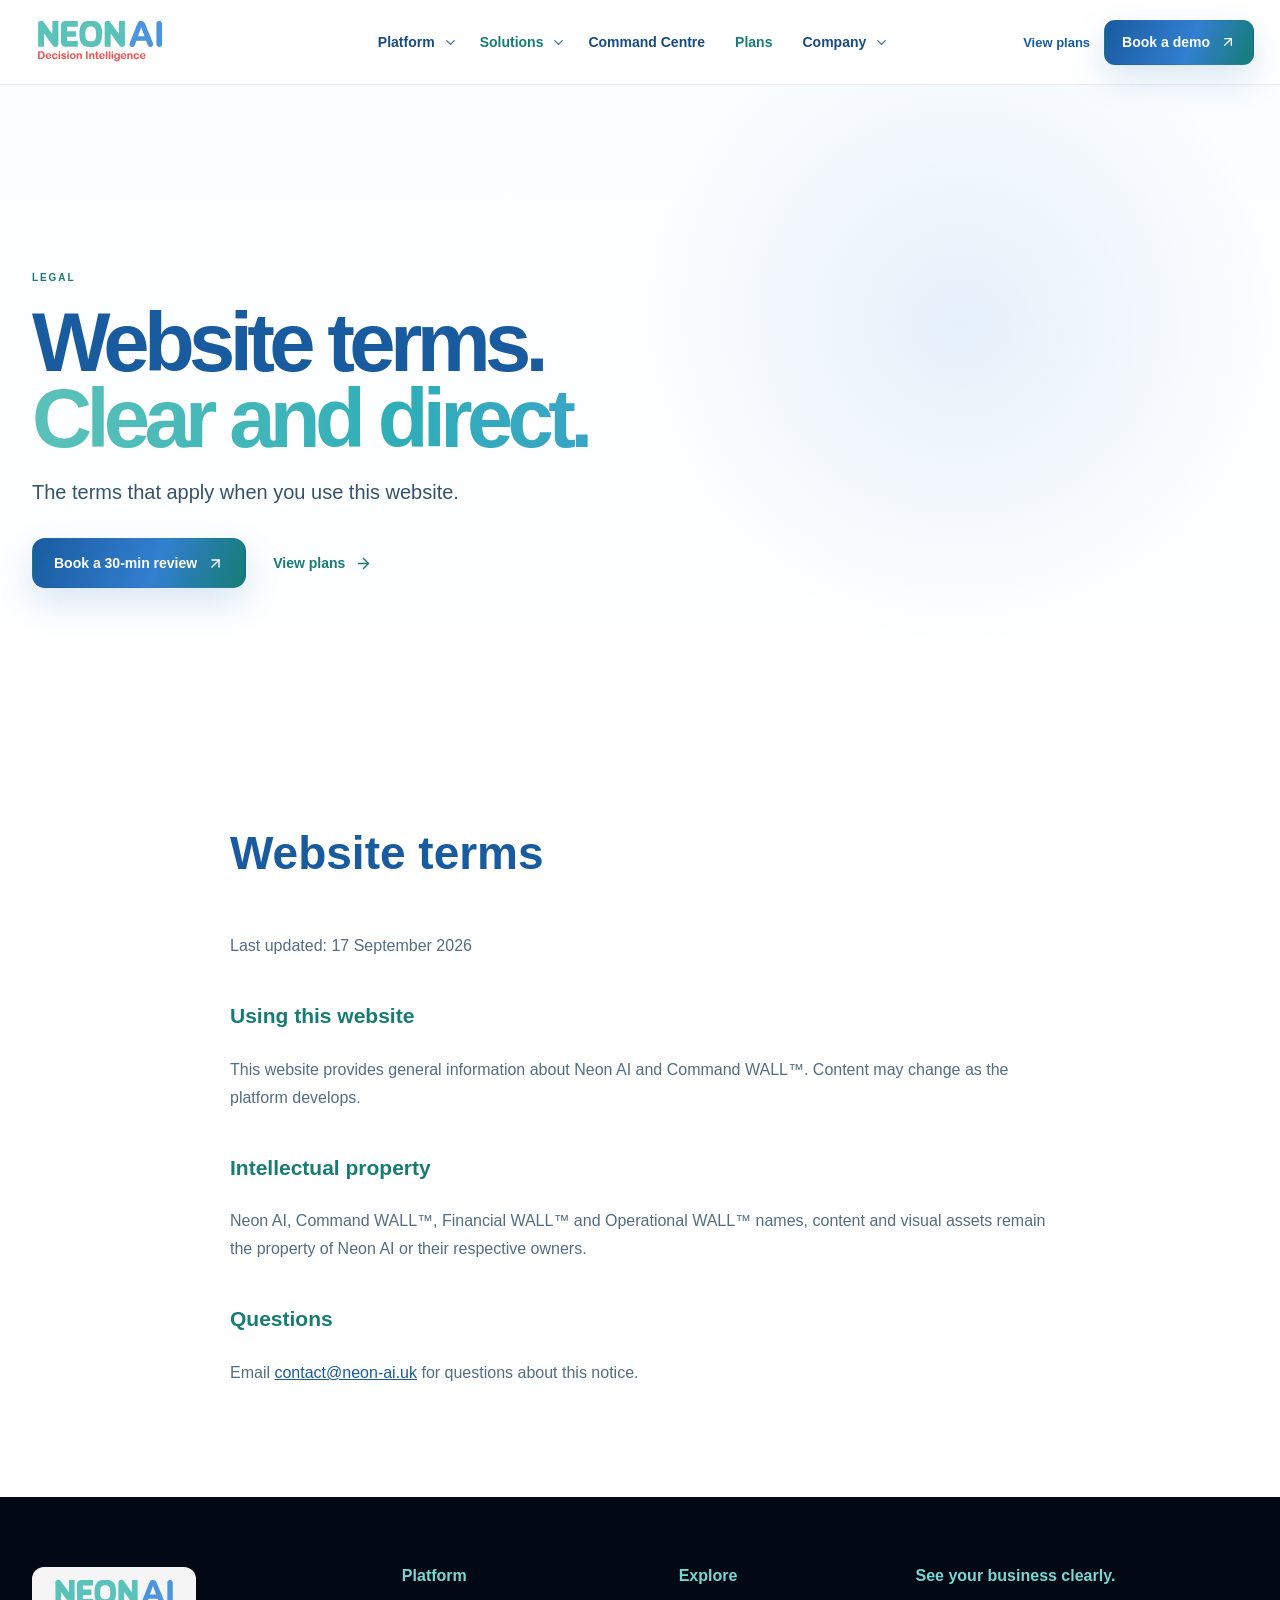
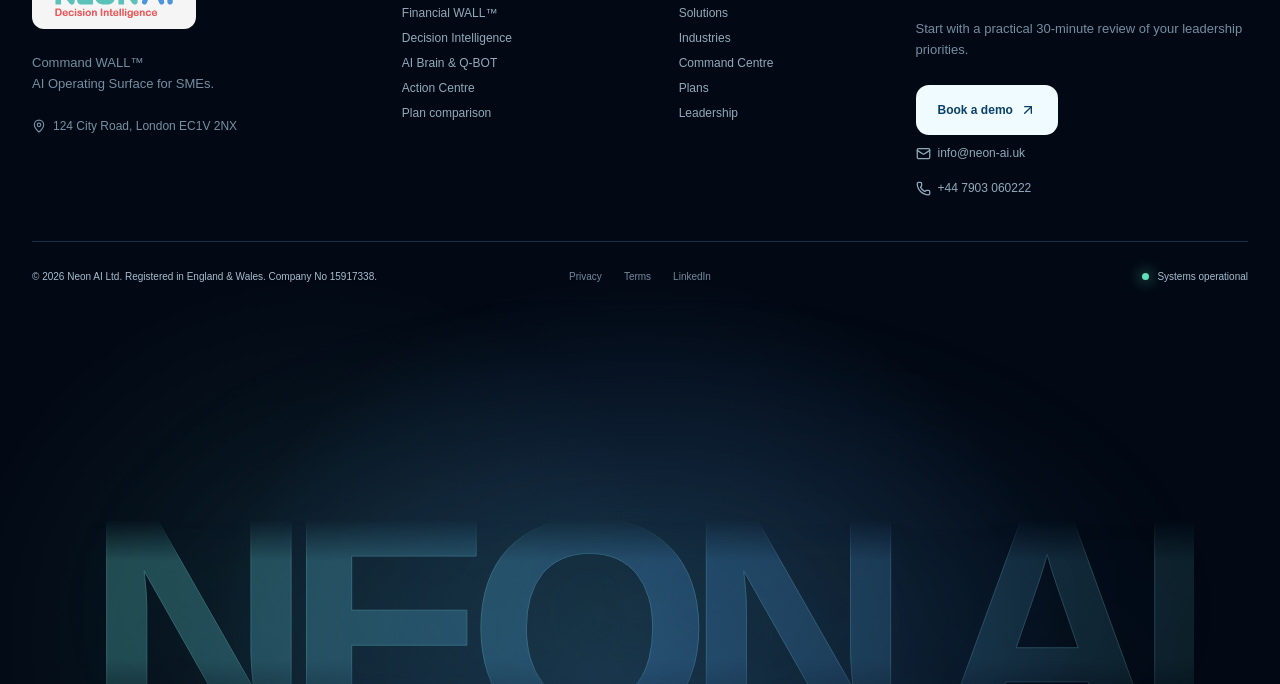
<file: terms/index.html>
<!DOCTYPE html><html lang="en"><head><meta charSet="utf-8"/><meta name="viewport" content="width=device-width, initial-scale=1"/><link rel="preload" as="image" href="/assets/neon-logo.svg"/><link rel="stylesheet" href="/_next/static/chunks/2rkn5nt3axmb6.css" data-precedence="next"/><link rel="preload" as="script" fetchPriority="low" href="/_next/static/chunks/0q7czltkgn3qh.js"/><script src="/_next/static/chunks/22y6wvv-_re20.js" async=""></script><script src="/_next/static/chunks/30ie7z9i1k572.js" async=""></script><script src="/_next/static/chunks/3zmhy5np4pm-w.js" async=""></script><script src="/_next/static/chunks/turbopack-1yi97q2lp8ugo.js" async=""></script><script src="/_next/static/chunks/0-4zpttn2a9wb.js" async=""></script><script src="/_next/static/chunks/3agka_bjuz1-q.js" async=""></script><title>Command WALL™ | Neon AI — Your business. Under control.</title><meta name="description" content="AI Operating Surface for SMEs. Financial WALL™, Decision Intelligence, AI Brain and accountable action. Physical Command Centre, iPad and mobile."/><meta name="codex-preview" content="development"/><link rel="shortcut icon" href="/assets/neon-logo.svg"/><link rel="icon" href="/assets/neon-logo.svg"/><script src="/_next/static/chunks/0cz1d0mv5g_q7.js" noModule=""></script></head><body class="antialiased"><div hidden=""><!--$--><!--/$--></div><div class="neon-cursor" aria-hidden="true"><span class="neon-cursor-halo"></span><span class="neon-cursor-dot"></span></div><header class="site-header"><div class="topbar"><a aria-label="Neon AI home" href="/"><span class="brand-lockup "><img src="/assets/neon-logo.svg" alt="Neon AI" width="140" height="66"/></span></a><nav class="desktop-nav" aria-label="Primary navigation"><div class="nav-item"><a href="/platform">Platform</a><button class="nav-toggle" aria-label="Open Platform menu" aria-expanded="false"><svg xmlns="http://www.w3.org/2000/svg" width="15" height="15" viewBox="0 0 24 24" fill="none" stroke="currentColor" stroke-width="2" stroke-linecap="round" stroke-linejoin="round" class="lucide lucide-chevron-down" aria-hidden="true"><path d="m6 9 6 6 6-6"></path></svg></button></div><div class="nav-item"><a href="/solutions">Solutions</a><button class="nav-toggle" aria-label="Open Solutions menu" aria-expanded="false"><svg xmlns="http://www.w3.org/2000/svg" width="15" height="15" viewBox="0 0 24 24" fill="none" stroke="currentColor" stroke-width="2" stroke-linecap="round" stroke-linejoin="round" class="lucide lucide-chevron-down" aria-hidden="true"><path d="m6 9 6 6 6-6"></path></svg></button></div><div class="nav-item"><a href="/command-centre">Command Centre</a></div><div class="nav-item"><a href="/plans">Plans</a></div><div class="nav-item"><a href="/company">Company</a><button class="nav-toggle" aria-label="Open Company menu" aria-expanded="false"><svg xmlns="http://www.w3.org/2000/svg" width="15" height="15" viewBox="0 0 24 24" fill="none" stroke="currentColor" stroke-width="2" stroke-linecap="round" stroke-linejoin="round" class="lucide lucide-chevron-down" aria-hidden="true"><path d="m6 9 6 6 6-6"></path></svg></button></div></nav><div class="header-actions"><a class="quiet-link" href="/plans">View plans</a><a class="button primary compact" href="/contact">Book a demo <svg xmlns="http://www.w3.org/2000/svg" width="16" height="16" viewBox="0 0 24 24" fill="none" stroke="currentColor" stroke-width="2" stroke-linecap="round" stroke-linejoin="round" class="lucide lucide-arrow-up-right" aria-hidden="true"><path d="M7 7h10v10"></path><path d="M7 17 17 7"></path></svg></a><button class="mobile-toggle" aria-label="Open navigation"><svg xmlns="http://www.w3.org/2000/svg" width="24" height="24" viewBox="0 0 24 24" fill="none" stroke="currentColor" stroke-width="2" stroke-linecap="round" stroke-linejoin="round" class="lucide lucide-menu" aria-hidden="true"><path d="M4 5h16"></path><path d="M4 12h16"></path><path d="M4 19h16"></path></svg></button></div></div></header><main class="detail-page"><section class="detail-hero"><div><p class="eyebrow">LEGAL</p><h1>Website terms.<br/><span>Clear and direct.</span></h1><p>The terms that apply when you use this website.</p><div><a class="button primary" href="/contact">Book a 30-min review <svg xmlns="http://www.w3.org/2000/svg" width="17" height="17" viewBox="0 0 24 24" fill="none" stroke="currentColor" stroke-width="2" stroke-linecap="round" stroke-linejoin="round" class="lucide lucide-arrow-up-right" aria-hidden="true"><path d="M7 7h10v10"></path><path d="M7 17 17 7"></path></svg></a><a class="button text" href="/plans">View plans <svg xmlns="http://www.w3.org/2000/svg" width="17" height="17" viewBox="0 0 24 24" fill="none" stroke="currentColor" stroke-width="2" stroke-linecap="round" stroke-linejoin="round" class="lucide lucide-arrow-right" aria-hidden="true"><path d="M5 12h14"></path><path d="m12 5 7 7-7 7"></path></svg></a></div></div></section><section class="legal-copy"><h2>Website terms</h2><p>Last updated: 17 September 2026</p><h3>Using this website</h3><p>This website provides general information about Neon AI and Command WALL™. Content may change as the platform develops.</p><h3>Intellectual property</h3><p>Neon AI, Command WALL™, Financial WALL™ and Operational WALL™ names, content and visual assets remain the property of Neon AI or their respective owners.</p><h3>Questions</h3><p>Email <a href="mailto:contact@neon-ai.uk">contact@neon-ai.uk</a> for questions about this notice.</p></section></main><footer class="site-footer"><div class="footer-top"><div><span class="brand-lockup light"><img src="/assets/neon-logo.svg" alt="Neon AI" width="140" height="66"/></span><p>Command WALL™<br/>AI Operating Surface for SMEs.</p><span class="footer-address"><svg xmlns="http://www.w3.org/2000/svg" width="14" height="14" viewBox="0 0 24 24" fill="none" stroke="currentColor" stroke-width="2" stroke-linecap="round" stroke-linejoin="round" class="lucide lucide-map-pin" aria-hidden="true"><path d="M20 10c0 4.993-5.539 10.193-7.399 11.799a1 1 0 0 1-1.202 0C9.539 20.193 4 14.993 4 10a8 8 0 0 1 16 0"></path><circle cx="12" cy="10" r="3"></circle></svg>124 City Road, London EC1V 2NX</span></div><div><h3>Platform</h3><a href="/platform#financial">Financial WALL™</a><a href="/platform#intelligence">Decision Intelligence</a><a href="/platform#brain">AI Brain &amp; Q-BOT</a><a href="/solutions#action">Action Centre</a><a href="/plans#comparison">Plan comparison</a></div><div><h3>Explore</h3><a href="/solutions">Solutions</a><a href="/solutions#industries">Industries</a><a href="/command-centre">Command Centre</a><a href="/plans">Plans</a><a href="/company#leadership">Leadership</a></div><div class="footer-contact"><h3>See your business clearly.</h3><p>Start with a practical 30-minute review of your leadership priorities.</p><a class="button light" href="/contact">Book a demo <svg xmlns="http://www.w3.org/2000/svg" width="16" height="16" viewBox="0 0 24 24" fill="none" stroke="currentColor" stroke-width="2" stroke-linecap="round" stroke-linejoin="round" class="lucide lucide-arrow-up-right" aria-hidden="true"><path d="M7 7h10v10"></path><path d="M7 17 17 7"></path></svg></a><a href="mailto:info@neon-ai.uk"><svg xmlns="http://www.w3.org/2000/svg" width="15" height="15" viewBox="0 0 24 24" fill="none" stroke="currentColor" stroke-width="2" stroke-linecap="round" stroke-linejoin="round" class="lucide lucide-mail" aria-hidden="true"><path d="m22 7-8.991 5.727a2 2 0 0 1-2.009 0L2 7"></path><rect x="2" y="4" width="20" height="16" rx="2"></rect></svg> info@neon-ai.uk</a><a href="tel:+447903060222"><svg xmlns="http://www.w3.org/2000/svg" width="15" height="15" viewBox="0 0 24 24" fill="none" stroke="currentColor" stroke-width="2" stroke-linecap="round" stroke-linejoin="round" class="lucide lucide-phone" aria-hidden="true"><path d="M13.832 16.568a1 1 0 0 0 1.213-.303l.355-.465A2 2 0 0 1 17 15h3a2 2 0 0 1 2 2v3a2 2 0 0 1-2 2A18 18 0 0 1 2 4a2 2 0 0 1 2-2h3a2 2 0 0 1 2 2v3a2 2 0 0 1-.8 1.6l-.468.351a1 1 0 0 0-.292 1.233 14 14 0 0 0 6.392 6.384"></path></svg> +44 7903 060222</a></div></div><div class="footer-bottom"><span>© 2026 Neon AI Ltd. Registered in England &amp; Wales. Company No 15917338.</span><div><a href="/privacy">Privacy</a><a href="/terms">Terms</a><a href="https://www.linkedin.com/company/neonai/" target="_blank" rel="noreferrer">LinkedIn</a></div><span class="system-status"><i></i> Systems operational</span></div><div class="footer-mark" aria-hidden="true"><span>NEON AI</span></div></footer><!--$--><!--/$--><script src="/_next/static/chunks/0q7czltkgn3qh.js" id="_R_" async=""></script><script>(self.__next_f=self.__next_f||[]).push([0])</script><script>self.__next_f.push([1,"1:\"$Sreact.fragment\"\n2:I[96726,[\"/_next/static/chunks/0-4zpttn2a9wb.js\"],\"default\"]\n3:I[15914,[\"/_next/static/chunks/0-4zpttn2a9wb.js\"],\"default\"]\n4:I[25173,[\"/_next/static/chunks/0-4zpttn2a9wb.js\",\"/_next/static/chunks/3agka_bjuz1-q.js\"],\"DetailPage\"]\n5:I[52800,[\"/_next/static/chunks/0-4zpttn2a9wb.js\"],\"OutletBoundary\"]\n6:\"$Sreact.suspense\"\n9:I[52800,[\"/_next/static/chunks/0-4zpttn2a9wb.js\"],\"ViewportBoundary\"]\nb:I[52800,[\"/_next/static/chunks/0-4zpttn2a9wb.js\"],\"MetadataBoundary\"]\nd:I[47276,[\"/_next/static/chunks/0-4zpttn2a9wb.js\"],\"default\",1]\n:HL[\"/_next/static/chunks/2rkn5nt3axmb6.css\",\"style\"]\n8:X\n0:{\"P\":null,\"c\":[\"\",\"terms\",\"\"],\"q\":\"\",\"i\":false,\"f\":[[[\"\",{\"children\":[\"terms\",{\"children\":[\"__PAGE__\",{},\"$undefined\",\"$undefined\",4608]},\"$undefined\",\"$undefined\",4608]},\"$undefined\",\"$undefined\",4624],[[\"$\",\"$1\",\"c\",{\"children\":[[[\"$\",\"link\",\"0\",{\"rel\":\"stylesheet\",\"href\":\"/_next/static/chunks/2rkn5nt3axmb6.css\",\"precedence\":\"next\",\"crossOrigin\":\"$undefined\",\"nonce\":\"$undefined\"}],[\"$\",\"script\",\"script-0\",{\"src\":\"/_next/static/chunks/0-4zpttn2a9wb.js\",\"async\":true,\"nonce\":\"$undefined\"}]],[\"$\",\"html\",null,{\"lang\":\"en\",\"children\":[\"$\",\"body\",null,{\"className\":\"antialiased\",\"children\":[\"$\",\"$L2\",null,{\"parallelRouterKey\":\"children\",\"error\":\"$undefined\",\"errorStyles\":\"$undefined\",\"errorScripts\":\"$undefined\",\"template\":[\"$\",\"$L3\",null,{}],\"templateStyles\":\"$undefined\",\"templateScripts\":\"$undefined\",\"notFound\":[[[\"$\",\"title\",null,{\"children\":\"404: This page could not be found.\"}],[\"$\",\"div\",null,{\"style\":{\"fontFamily\":\"system-ui,\\\"Segoe UI\\\",Roboto,Helvetica,Arial,sans-serif,\\\"Apple Color Emoji\\\",\\\"Segoe UI Emoji\\\"\",\"height\":\"100vh\",\"textAlign\":\"center\",\"display\":\"flex\",\"flexDirection\":\"column\",\"alignItems\":\"center\",\"justifyContent\":\"center\"},\"children\":[\"$\",\"div\",null,{\"children\":[[\"$\",\"style\",null,{\"dangerouslySetInnerHTML\":{\"__html\":\"body{color:#000;background:#fff;margin:0}.next-error-h1{border-right:1px solid rgba(0,0,0,.3)}@media (prefers-color-scheme:dark){body{color:#fff;background:#000}.next-error-h1{border-right:1px solid rgba(255,255,255,.3)}}\"}}],[\"$\",\"h1\",null,{\"className\":\"next-error-h1\",\"style\":{\"display\":\"inline-block\",\"margin\":\"0 20px 0 0\",\"padding\":\"0 23px 0 0\",\"fontSize\":24,\"fontWeight\":500,\"verticalAlign\":\"top\",\"lineHeight\":\"49px\"},\"children\":404}],[\"$\",\"div\",null,{\"style\":{\"display\":\"inline-block\"},\"children\":[\"$\",\"h2\",null,{\"style\":{\"fontSize\":14,\"fontWeight\":400,\"lineHeight\":\"49px\",\"margin\":0},\"children\":\"This page could not be found.\"}]}]]}]}]],[]],\"forbidden\":\"$undefined\",\"unauthorized\":\"$undefined\"}]}]}]]}],{\"children\":[[\"$\",\"$1\",\"c\",{\"children\":[null,[\"$\",\"$L2\",null,{\"parallelRouterKey\":\"children\",\"error\":\"$undefined\",\"errorStyles\":\"$undefined\",\"errorScripts\":\"$undefined\",\"template\":[\"$\",\"$L3\",null,{}],\"templateStyles\":\"$undefined\",\"templateScripts\":\"$undefined\",\"notFound\":\"$undefined\",\"forbidden\":\"$undefined\",\"unauthorized\":\"$undefined\"}]]}],{\"children\":[[\"$\",\"$1\",\"c\",{\"children\":[[\"$\",\"$L4\",null,{\"kind\":\"terms\"}],[[\"$\",\"script\",\"script-0\",{\"src\":\"/_next/static/chunks/3agka_bjuz1-q.js\",\"async\":true,\"nonce\":\"$undefined\"}]],[\"$\",\"$L5\",null,{\"children\":[\"$\",\"$6\",null,{\"name\":\"Next.MetadataOutlet\",\"children\":\"$@7\"}]}]]}],{},null,false,null]},null,false,\"$8\"]},null,false,null],[\"$\",\"$1\",\"h\",{\"children\":[null,[\"$\",\"$L9\",null,{\"children\":\"$La\"}],[\"$\",\"div\",null,{\"hidden\":true,\"children\":[\"$\",\"$Lb\",null,{\"children\":[\"$\",\"$6\",null,{\"name\":\"Next.Metadata\",\"children\":\"$Lc\"}]}]}],null]}],false]],\"m\":\"$undefined\",\"G\":[\"$d\",[[\"$\",\"link\",\"0\",{\"rel\":\"stylesheet\",\"href\":\"/_next/static/chunks/2rkn5nt3axmb6.css\",\"precedence\":\"next\",\"crossOrigin\":\"$undefined\",\"nonce\":\"$undefined\"}]]],\"S\":true,\"h\":null,\"r\":\"$undefined\",\"s\":\"$undefined\",\"a\":\"$undefined\",\"l\":\"$undefined\",\"p\":\"$undefined\",\"d\":\"$undefined\",\"b\":\"odpQChz72AylX2KNecEHg\"}\n8:C\na:[[\"$\",\"meta\",\"0\",{\"charSet\":\"utf-8\"}],[\"$\",\"meta\",\"1\",{\"name\":\"viewport\",\"content\":\"width=device-width, initial-scale=1\"}]]\ne:I[85743,[\"/_next/static/chunks/0-4zpttn2a9wb.js\"],\"IconMark\"]\n7:null\nc:[[\"$\",\"title\",\"0\",{\"children\":\"Command WALL™ | Neon AI — Your business. Under control.\"}],[\"$\",\"meta\",\"1\",{\"name\":\"description\",\"content\":\"AI Operating Surface for SMEs. Financial WALL™, Decision Intelligence, AI Brain and accountable action. Physical Command Centre, iPad and mobile.\"}],[\"$\",\"meta\",\"2\",{\"name\":\"codex-preview\",\"content\":\"development\"}],[\"$\",\"link\",\"3\",{\"rel\":\"shortcut icon\",\"href\":\"/assets/neon-logo.svg\"}],[\"$\",\"link\",\"4\",{\"rel\":\"icon\",\"href\":\"/assets/neon-logo.svg\"}],[\"$\",\"$Le\",\"5\",{}]]\n"])</script></body></html>
</file>
<file: _next/static/chunks/2rkn5nt3axmb6.css>
@layer properties{@supports (((-webkit-hyphens:none)) and (not (margin-trim:inline))) or ((-moz-orient:inline) and (not (color:rgb(from red r g b)))){:root,:host{--shimmer-angle:20deg}*,:before,:after,::backdrop{--scroll-fade-t:0px;--scroll-fade-b:0px;--scroll-fade-s:0px;--scroll-fade-e:0px;--scroll-fade-mask:initial;--shimmer-image:initial;--shimmer-text-fill:initial}}}@property --scroll-fade-t{syntax:"<length-percentage>";inherits:false;initial-value:0}@property --scroll-fade-b{syntax:"<length-percentage>";inherits:false;initial-value:0}@property --scroll-fade-s{syntax:"<length-percentage>";inherits:false;initial-value:0}@property --scroll-fade-e{syntax:"<length-percentage>";inherits:false;initial-value:0}@property --scroll-fade-mask{syntax:"*";inherits:false}@property --shimmer-angle{syntax:"<angle>";inherits:true;initial-value:20deg}@property --shimmer-image{syntax:"*";inherits:false}@property --shimmer-text-fill{syntax:"*";inherits:false}@media (prefers-reduced-motion:reduce){.shimmer{-webkit-text-fill-color:currentColor;background-image:none;animation:none}}:root{--blue:#4c94db;--blue-deep:#195b9f;--green:#5bc2b9;--green-deep:#167d74;--ink:#071528;--text:#36536d;--mist:#f4f7fa;--line:#dfe7ee;--night:#030a14;--page-scroll:0px}*{box-sizing:border-box}html{scroll-behavior:smooth;background:#fff}body{color:var(--ink);-webkit-font-smoothing:antialiased;background:#fff;margin:0;font-family:-apple-system,BlinkMacSystemFont,SF Pro Display,SF Pro Text,Inter,Helvetica,Arial,sans-serif;overflow-x:hidden}a{color:inherit;text-decoration:none}button,input{font:inherit}button{cursor:pointer}img{max-width:100%;display:block}::selection{color:#04101f;background:#85e3da}.neon-cursor{display:none}@media (pointer:fine){body.neon-cursor-enabled,body.neon-cursor-enabled a,body.neon-cursor-enabled button,body.neon-cursor-enabled [role=button],body.neon-cursor-enabled [role=tab]{cursor:none!important}.neon-cursor{z-index:9999;pointer-events:none;display:block;position:fixed;inset:0}.neon-cursor-dot,.neon-cursor-halo{opacity:0;will-change:transform;border-radius:50%;position:fixed;top:0;left:0}.neon-cursor-dot{background:linear-gradient(135deg,#5bc2b9,#4c94db);width:8px;height:8px;transition:opacity .16s;box-shadow:0 0 16px #5bc2b9cc,0 0 26px #4c94db7a}.neon-cursor-halo{background:linear-gradient(#0000,#0000) padding-box padding-box,linear-gradient(135deg,#5bc2b9f2,#4c94dbf2) border-box;border:1.5px solid #0000;width:30px;height:30px;transition:width .2s,height .2s,opacity .16s,background .2s,box-shadow .2s;box-shadow:0 0 22px #4c94db29}.neon-cursor-dot.visible{opacity:1}.neon-cursor-halo.visible{opacity:.88}.neon-cursor-halo.interactive{background:linear-gradient(#5bc2b914,#4c94db14) padding-box padding-box,linear-gradient(135deg,#5bc2b9,#4c94db) border-box;width:46px;height:46px;box-shadow:0 0 30px #4c94db40}}.site-header{z-index:60;-webkit-backdrop-filter:blur(22px)saturate(160%);backdrop-filter:blur(22px)saturate(160%);background:#ffffffde;border-bottom:1px solid #184b731f;position:sticky;top:0}.topbar{grid-template-columns:210px 1fr auto;align-items:center;gap:28px;width:min(1480px,100% - 52px);height:84px;margin:auto;display:grid}.brand-lockup{align-items:center;width:150px;height:62px;display:inline-flex;overflow:hidden}.brand-lockup img{width:148px;height:auto}.brand-lockup.light{background:#fffffff5;border-radius:12px;width:164px;padding:7px 12px}.desktop-nav{justify-content:center;align-items:center;gap:4px;display:flex}.nav-item{align-items:center;display:flex;position:relative}.nav-item>a{color:#174c80;border-radius:11px;align-items:center;gap:5px;min-height:42px;padding:0 13px;font-size:14px;font-weight:650;transition:all .25s;display:flex}.nav-item:nth-child(2n)>a{color:var(--green-deep)}.nav-item>a:hover,.nav-item>a:focus-visible{color:var(--green-deep);background:#5bc2b91a}.nav-item svg{transition:transform .25s}.nav-item svg.rotated{transform:rotate(180deg)}.nav-toggle{color:#45708f;background:0 0;border:0;place-items:center;width:26px;height:38px;margin-left:-11px;display:grid}.header-actions{align-items:center;gap:14px;display:flex}.quiet-link{color:var(--blue-deep);font-size:13px;font-weight:650}.button{border:1px solid #0000;border-radius:13px;justify-content:center;align-items:center;gap:10px;min-height:50px;padding:0 21px;font-size:14px;font-weight:700;transition:transform .25s,box-shadow .25s,background .25s,color .25s;display:inline-flex}.button:hover{transform:translateY(-2px)}.button.primary{color:#fff;background:linear-gradient(110deg, var(--blue-deep), #327fd0 58%, var(--green-deep));box-shadow:0 14px 34px #2b77bc2e}.button.primary:hover{box-shadow:0 18px 44px #2b77bc42}.button.compact{border-radius:11px;min-height:45px;padding:0 17px}.button.text{color:var(--green-deep);padding-inline:2px}.button.outline{color:var(--blue-deep);background:#fff;border-color:#2368a43b}.button.light{color:#0d416f;background:#effbff}.button.ghost-light{color:#bfe9ff;border-color:#6ec7ff57}.mobile-toggle{color:var(--blue-deep);background:0 0;border:0;padding:8px;display:none}.mega-menu{z-index:2;-webkit-backdrop-filter:blur(26px);backdrop-filter:blur(26px);background:#fffffff5;border:1px solid #29669726;border-radius:0 0 22px 22px;grid-template-columns:.72fr 1.5fr;gap:34px;width:min(1120px,100% - 64px);padding:28px;animation:.28s cubic-bezier(.2,.8,.2,1) menuReveal;display:grid;position:absolute;top:84px;left:50%;transform:translate(-50%);box-shadow:0 32px 80px #092a462b}.mega-menu:before{content:"";height:10px;position:absolute;top:-10px;left:0;right:0}.mega-intro{border-right:1px solid var(--line);padding:14px 22px}.mega-intro>span{letter-spacing:.17em;color:var(--green-deep);font-size:10px;font-weight:800}.mega-intro h2{letter-spacing:-.04em;background:linear-gradient(100deg, var(--blue-deep), var(--green-deep));color:#0000;-webkit-background-clip:text;max-width:330px;margin:13px 0 24px;font-size:27px;line-height:1.08}.mega-intro a{color:var(--blue-deep);align-items:center;gap:8px;font-size:13px;font-weight:700;display:inline-flex}.mega-links{grid-template-columns:1fr 1fr;gap:8px;display:grid}.mega-links>a{border-radius:14px;grid-template-columns:30px 1fr auto;align-items:start;gap:10px;padding:17px;transition:all .22s;display:grid}.mega-links>a:hover{background:linear-gradient(135deg,#4c94db14,#5bc2b91c);transform:translateY(-2px)}.mega-links>a>span{color:var(--green-deep);font-size:9px}.mega-links b{color:var(--blue-deep);font-size:14px;display:block}.mega-links small{color:#698093;margin-top:5px;font-size:12px;line-height:1.45;display:block}.mega-links svg{color:var(--green-deep)}.mobile-panel{display:none}.hero{background:radial-gradient(circle at 72% 32%,#4c94db21,#0000 31%),linear-gradient(#fbfdff,#fff 76%);min-height:calc(100svh - 84px);padding:78px max(28px,50vw - 700px) 42px;position:relative;overflow:hidden}.ambient{filter:blur(70px);opacity:.22;pointer-events:none;border-radius:50%;width:560px;height:560px;animation:13s ease-in-out infinite alternate drift;position:absolute}.ambient-a{background:var(--blue);top:-160px;right:-180px}.ambient-b{background:var(--green);animation-delay:-5s;bottom:-300px;left:-240px}.hero-stage{grid-template-columns:.83fr 1.17fr;align-items:center;gap:7vw;max-width:1400px;margin:auto;animation:.7s cubic-bezier(.2,.8,.2,1) stageIn;display:grid;position:relative}.eyebrow{color:var(--green-deep);letter-spacing:.19em;margin:0 0 22px;font-size:10px;font-weight:850}.eyebrow.on-dark{color:#68dfd1}.hero h1,.detail-hero h1{letter-spacing:-.068em;color:var(--blue-deep);margin:0;font-size:clamp(64px,6.5vw,108px);line-height:.91}.hero h1 span,.detail-hero h1 span,h2 span{background:linear-gradient(95deg, var(--green) 0%, #2faeb8 42%, var(--blue) 100%);color:#0000;background-size:160% 100%;-webkit-background-clip:text;animation:6s ease-in-out infinite alternate gradientShift}.hero-lead{max-width:610px;color:var(--text);letter-spacing:-.018em;margin:31px 0 0;font-size:clamp(18px,1.45vw,23px);line-height:1.55}.hero-hook{color:#0f6280;margin:19px 0 0;font-size:13px;font-weight:750}.hero-actions{align-items:center;gap:24px;margin-top:33px;display:flex}.hero-visual{--rx:0deg;--ry:0deg;perspective:1500px;padding:62px 0;position:relative}.product-shell{transform:rotateX(var(--rx)) rotateY(var(--ry)) translateY(calc(var(--page-scroll) * -.018));-webkit-backdrop-filter:blur(20px);backdrop-filter:blur(20px);background:#ffffffa3;border:1px solid #4a8dc547;border-radius:24px;transition:transform .18s ease-out;position:relative;overflow:hidden;box-shadow:0 45px 100px #164e7b2e}.product-shell>img{aspect-ratio:1.35;object-fit:cover;object-position:center;width:100%}.product-chrome{color:#648098;border-bottom:1px solid var(--line);background:#f8fbfeeb;align-items:center;gap:7px;height:39px;padding:0 15px;display:flex}.product-chrome span{background:#a9c3d9;border-radius:50%;width:7px;height:7px}.product-chrome span:nth-child(2){background:var(--green)}.product-chrome span:nth-child(3){background:var(--blue)}.product-chrome b{letter-spacing:.12em;margin-left:auto;font-size:8px}.glass-status{color:#fff;-webkit-backdrop-filter:blur(18px);backdrop-filter:blur(18px);background:#041222b8;border:1px solid #ffffff73;border-radius:12px;grid-template-columns:auto 1fr auto;align-items:center;gap:9px;padding:13px 15px;font-size:11px;display:grid;position:absolute;bottom:18px;left:18px;right:18px}.glass-status i,.system-status i{background:#61dfb8;border-radius:50%;width:7px;height:7px;box-shadow:0 0 14px #61dfb8}.glass-status b{color:#a9c0d3;font-weight:500}.visual-orbit{border:1px solid #489ad338;border-radius:50%;animation:14s linear infinite orbit;position:absolute}.orbit-one{width:330px;height:330px;top:-20px;right:-110px}.orbit-two{width:160px;height:160px;animation-direction:reverse;bottom:5px;left:-65px}.floating-chip{z-index:3;color:var(--blue-deep);-webkit-backdrop-filter:blur(12px);backdrop-filter:blur(12px);background:#ffffffe0;border:1px solid #3d87bb2e;border-radius:999px;align-items:center;gap:8px;padding:10px 13px;font-size:11px;font-weight:750;animation:4.8s ease-in-out infinite float;display:flex;position:absolute;box-shadow:0 15px 35px #215b871f}.chip-one{top:32px;left:-30px}.chip-two{animation-delay:-2.1s;bottom:28px;right:-18px}.hero-controls{justify-content:space-between;align-items:center;gap:20px;max-width:1400px;margin:25px auto 0;display:flex;position:relative}.slide-tabs{grid-template-columns:repeat(3,minmax(130px,180px));display:grid}.slide-tabs button{color:#8ca0b2;text-align:left;background:0 0;border:0;grid-template-columns:25px 1fr;align-items:center;height:44px;display:grid;position:relative}.slide-tabs span{font-size:9px}.slide-tabs b{font-size:12px}.slide-tabs i{background:#d9e3eb;height:2px;position:absolute;bottom:0;left:0;right:14px;overflow:hidden}.slide-tabs button.active{color:var(--blue-deep)}.slide-tabs button.active i:after{content:"";background:linear-gradient(90deg,var(--blue),var(--green));height:100%;animation:6.5s linear progress;display:block}.transport{gap:5px;display:flex}.transport button{border:1px solid var(--line);width:39px;height:39px;color:var(--blue-deep);background:#fffc;border-radius:50%;place-items:center;display:grid}.scroll-cue{color:#7890a3;letter-spacing:.1em;transform-origin:100% 100%;align-items:center;gap:9px;font-size:10px;display:flex;position:absolute;bottom:25px;right:28px;transform:rotate(90deg)translate(-100%)}.metric-rail{border-block:1px solid var(--line);background:#fff;overflow:hidden}.metric-rail>div{align-items:center;width:max-content;animation:30s linear infinite marquee;display:flex}.metric-rail span{color:#668096;white-space:nowrap;align-items:center;gap:11px;padding:25px 36px;font-size:12px;display:flex}.metric-rail b{color:var(--green-deep);letter-spacing:-.04em;font-size:24px}.metric-rail i{background:#9eb2c2;border-radius:50%;width:4px;height:4px;margin-left:25px}.control-story{color:#dae9f6;background:radial-gradient(circle at 82% 46%, #2775b42e, transparent 29%), var(--night);grid-template-columns:.78fr 1.22fr;gap:7vw;min-height:900px;padding:130px max(28px,50vw - 700px);display:grid}.story-copy{align-self:center}.story-copy h2,.command-copy h2{color:#eef7ff;letter-spacing:-.055em;margin:0;font-size:clamp(50px,5vw,78px);line-height:.97}.story-copy>p:not(.eyebrow),.command-copy>p:not(.eyebrow){color:#91a8bc;max-width:580px;font-size:17px;line-height:1.65}.story-tabs{border-top:1px solid #1d3348;margin:38px 0 30px}.story-tabs button{color:#7d92a6;text-align:left;background:0 0;border:0;border-bottom:1px solid #1d3348;grid-template-columns:35px 1fr auto;align-items:center;gap:13px;width:100%;padding:19px 10px;transition:all .3s;display:grid}.story-tabs button.active{color:#fff;background:linear-gradient(90deg,#4594cd24,#0000);padding-left:18px}.story-tabs button>span{color:var(--green);font-size:9px}.story-tabs b{font-size:15px;display:block}.story-tabs small{color:#72889a;margin-top:4px;font-size:11px;display:block}.story-product{align-self:center;min-width:0;position:relative}.story-halo{filter:blur(70px);background:#388ecd2e;border-radius:50%;width:80%;height:80%;position:absolute;inset:10%}.story-device{z-index:1;background:#071321;border:1px solid #244763;border-radius:25px;animation:.65s deviceIn;position:relative;overflow:hidden;box-shadow:0 60px 120px #0008}.story-device-top{color:#69839b;border-bottom:1px solid #18334b;align-items:center;gap:13px;height:47px;padding:0 18px;font-size:10px;display:flex}.story-device-top b{color:#b9ddf5}.story-device-top i{color:#66dec5;margin-left:auto;font-size:8px;font-style:normal}.story-device img{aspect-ratio:1.55;object-fit:cover;opacity:.82;width:100%}.story-card{z-index:2;-webkit-backdrop-filter:blur(18px);backdrop-filter:blur(18px);background:#081827e0;border:1px solid #70bfea40;border-radius:18px;width:82%;margin:-55px 0 0 9%;padding:24px;animation:.55s cardUp;position:relative;box-shadow:0 24px 70px #0007}.story-card>span{color:var(--green);letter-spacing:.14em;font-size:8px}.story-card h3{color:#dff3ff;letter-spacing:-.03em;margin:10px 0;font-size:25px}.story-card p{color:#8ea7ba;font-size:13px;line-height:1.55}.story-card>div{flex-wrap:wrap;gap:7px;margin-top:16px;display:flex}.story-card b{color:#9cc2da;border:1px solid #244258;border-radius:999px;padding:7px 9px;font-size:9px}.section{width:min(1360px,100% - 64px);margin:auto;padding:125px 0}.section-heading{max-width:820px}.section-heading.centered{text-align:center;margin-inline:auto}.section-heading h2,.split-heading h2{color:var(--blue-deep);letter-spacing:-.057em;margin:0;font-size:clamp(48px,5vw,76px);line-height:.98}.section-heading>p:last-child,.split-heading>p{color:var(--text);font-size:17px;line-height:1.65}.module-grid{grid-template-columns:repeat(4,1fr);gap:14px;margin-top:56px;display:grid}.module-card{border:1px solid var(--line);background:linear-gradient(155deg,#fff,#f7fbfd);border-radius:20px;min-height:340px;padding:25px;transition:all .35s cubic-bezier(.2,.8,.2,1);position:relative;overflow:hidden}.module-card:before{content:"";background:radial-gradient(circle,#5bc2b938,#0000 63%);border-radius:50%;height:75%;transition:all .35s;position:absolute;inset:auto -20% -65% 10%}.module-card:hover{border-color:#4999bf66;transform:translateY(-9px);box-shadow:0 24px 60px #19527b1f}.module-card:hover:before{transform:translateY(-18px)}.module-index{color:#97aabd;text-align:right;font-size:9px;display:block}.module-card>svg{width:34px;height:34px;color:var(--green-deep);margin:25px 0 55px}.module-card h3{color:var(--blue-deep);letter-spacing:-.03em;font-size:22px}.module-card p{color:#61798d;font-size:13px;line-height:1.6}.module-link{color:var(--green-deep);align-items:center;gap:7px;font-size:12px;font-weight:750;display:flex;position:absolute;bottom:24px}.operating-flow{background:linear-gradient(90deg,#4c94db0f,#5bc2b914);border:1px solid #3089aa2e;border-radius:16px;grid-template-columns:1fr auto 1fr auto 1fr;align-items:center;gap:13px;margin-top:20px;padding:18px 22px;display:grid}.operating-flow span{color:#617a8e;text-align:center;font-size:11px}.operating-flow b{color:var(--green-deep);letter-spacing:.14em;margin-bottom:5px;font-size:8px;display:block}.operating-flow i{color:#8fb0c6}.flow-core{border-inline:1px solid #367aa82e;padding:9px}.outcomes{border-top:1px solid var(--line)}.split-heading{grid-template-columns:1.15fr .85fr;align-items:end;gap:8vw;display:grid}.outcome-grid{grid-template-columns:repeat(3,1fr);gap:15px;margin-top:55px;display:grid}.outcome-grid>a{color:#d6e8f6;background:#061322;border-radius:20px;flex-direction:column;min-height:390px;padding:28px;transition:all .35s;display:flex}.outcome-grid>a:nth-child(2){background:#082139}.outcome-grid>a:nth-child(3){background:#0d3348}.outcome-grid>a:hover{transform:translateY(-8px)rotateX(2deg);box-shadow:0 28px 70px #0b304b2e}.outcome-grid>a>span{color:#82a1b8;text-align:right;font-size:9px}.outcome-grid svg{width:38px;height:38px;color:var(--green);margin:32px 0 48px}.outcome-grid small{color:#69d7cb;letter-spacing:.15em;font-size:9px}.outcome-grid h3{color:#fff;letter-spacing:-.04em;margin:13px 0;font-size:29px;line-height:1.08}.outcome-grid p{color:#91a7ba;font-size:14px;line-height:1.55}.outcome-grid b{color:#a9d9f3;align-items:center;gap:7px;margin-top:auto;font-size:12px;display:flex}.command-reveal{background:linear-gradient(135deg,#06111f,#041b2b 58%,#073f45);grid-template-columns:.78fr 1.22fr;align-items:center;gap:6vw;min-height:860px;padding:110px max(28px,50vw - 700px);display:grid;position:relative;overflow:hidden}.command-reveal:before{content:"";background-image:linear-gradient(#68bdda0b 1px,#0000 1px),linear-gradient(90deg,#68bdda0b 1px,#0000 1px);background-size:48px 48px;position:absolute;inset:0;-webkit-mask-image:linear-gradient(90deg,#0000,#000 45%,#000);mask-image:linear-gradient(90deg,#0000,#000 45%,#000)}.command-copy{z-index:2;position:relative}.device-pills{flex-wrap:wrap;gap:8px;margin:28px 0;display:flex}.device-pills span{color:#a8c9da;border:1px solid #31576b;border-radius:999px;align-items:center;gap:7px;padding:9px 11px;font-size:10px;display:flex}.device-pills svg{width:14px}.command-device{z-index:2;position:relative}.device-glow{filter:blur(90px);opacity:.32;background:#3fa9d6;position:absolute;inset:13%}.command-device>img{border:1px solid #357491;border-radius:23px;position:relative;transform:perspective(1300px)rotateY(-7deg)rotateX(2deg);box-shadow:0 55px 120px #000a}.device-caption{color:#fff;-webkit-backdrop-filter:blur(14px);backdrop-filter:blur(14px);background:#030d18b8;border:1px solid #ffffff2b;border-radius:12px;flex-direction:column;padding:13px 16px;display:flex;position:absolute;bottom:3%;right:2%}.device-caption span{color:#82a9bd;font-size:9px}.device-caption b{margin-top:4px;font-size:12px}.industry-ticker{background:#edf5f7;padding:70px 0;overflow:hidden}.industry-ticker>p{color:var(--green-deep);letter-spacing:.18em;text-align:center;margin:0 0 28px;font-size:9px;font-weight:800}.industry-ticker>div>span{gap:14px;width:max-content;animation:34s linear infinite marquee;display:flex}.industry-ticker a{color:#2b6b8b;letter-spacing:-.045em;white-space:nowrap;align-items:center;gap:19px;font-size:clamp(32px,4vw,58px);font-weight:650;display:flex}.industry-ticker svg{color:var(--green)}.plans-preview{padding-block:125px}.plans-preview .section-heading>p:last-child{max-width:680px;margin-inline:auto}.plan-grid{grid-template-columns:repeat(3,1fr);gap:15px;margin-top:54px;display:grid}.plan-card{border:1px solid var(--line);background:#fff;border-radius:20px;flex-direction:column;min-height:560px;padding:29px;display:flex;position:relative}.plan-card.featured{border-color:#399ea480;box-shadow:0 30px 80px #185f801f}.plan-card>em{color:#fff;background:linear-gradient(90deg,var(--blue-deep),var(--green-deep));letter-spacing:.12em;border-radius:999px;padding:7px 10px;font-size:8px;font-style:normal;position:absolute;top:-12px;right:22px}.plan-card>span{color:#9aaeba;text-align:right;font-size:9px}.plan-card>small{color:var(--green-deep);letter-spacing:.13em;text-transform:uppercase;margin-top:15px;font-size:10px}.plan-card h3{color:var(--blue-deep);letter-spacing:-.05em;margin:8px 0;font-size:37px}.plan-card>p{color:#647a8c;min-height:48px;font-size:14px;line-height:1.55}.live-time{border-block:1px solid var(--line);color:#73889a;align-items:center;gap:8px;margin:22px 0;padding:15px 0;font-size:11px;display:flex}.live-time b{color:var(--blue-deep);margin-left:auto}.plan-card ul{color:#586f83;flex-direction:column;gap:13px;margin:0 0 30px;padding:0;font-size:13px;list-style:none;display:flex}.plan-card li{align-items:center;gap:9px;display:flex}.plan-card li svg{color:var(--green-deep)}.plan-card .button{margin-top:auto}.final-cta{text-align:center;border-top:1px solid var(--line);background:linear-gradient(#fff,#f3f8fa);padding:110px 32px}.final-cta h2{max-width:900px;color:var(--blue-deep);letter-spacing:-.065em;margin:0 auto;font-size:clamp(50px,6vw,88px);line-height:.95}.final-cta>p:not(.eyebrow){max-width:620px;color:var(--text);margin:25px auto 31px;font-size:17px;line-height:1.65}.site-footer{color:#a7bdcf;background:radial-gradient(circle at 50% 105%,#4c94db3d,#0000 43%),radial-gradient(circle at 25% 94%,#5bc2b91a,#0000 30%),#020914;position:relative;overflow:hidden}.footer-top{z-index:1;border-bottom:1px solid #173047;grid-template-columns:1.15fr .8fr .65fr 1.25fr;gap:5vw;width:min(1400px,100% - 64px);margin:auto;padding:70px 0 45px;display:grid;position:relative}.footer-top>div{flex-direction:column;align-items:flex-start;gap:11px;display:flex}.footer-top h3{color:#78d8d1;margin:0 0 10px;font-size:16px}.footer-top a{color:#91a9bb;font-size:12px}.footer-top a:hover{color:#8be5db}.footer-top p{color:#748da1;font-size:13px;line-height:1.6}.footer-contact .button{color:#0b4069}.footer-contact>a:last-child{align-items:center;gap:7px;margin-top:9px;display:flex}.footer-bottom{z-index:1;grid-template-columns:1fr auto 1fr;align-items:center;gap:25px;width:min(1400px,100% - 64px);min-height:70px;margin:auto;font-size:10px;display:grid;position:relative}.footer-bottom>div{gap:22px;display:flex}.footer-bottom>div a{color:#70899e}.system-status{justify-self:end;align-items:center;gap:8px;display:flex}.footer-mark{pointer-events:none;justify-content:center;align-items:flex-end;height:clamp(260px,30vw,520px);margin-top:-12px;display:flex;position:relative;overflow:hidden}.footer-mark:before{content:"";filter:blur(35px);background:radial-gradient(#5bc2b91f,#4c94db0f 42%,#0000 72%);border-radius:50%;position:absolute;inset:6% 7% -55%}.footer-mark span{letter-spacing:-.085em;color:#0000;-webkit-text-stroke:1px #7ed6de2e;filter:drop-shadow(0 -18px 38px #3096b31f)drop-shadow(0 28px 44px #00000073);white-space:nowrap;background:linear-gradient(112deg,#5bc2b957,#4c94db47 52%,#5bc2b91f);-webkit-background-clip:text;background-clip:text;font-size:clamp(150px,24.5vw,440px);font-weight:830;line-height:.7;position:relative;transform:translateY(25%);-webkit-mask-image:linear-gradient(#0000 0,#000 19% 64%,#0000006b 86%,#0000 100%);mask-image:linear-gradient(#0000 0,#000 19% 64%,#0000006b 86%,#0000 100%)}.detail-page{background:#fff}.detail-hero{background:radial-gradient(circle at 75% 35%,#4c94db21,#0000 30%),linear-gradient(#fbfdff,#fff);grid-template-columns:1fr 1fr;align-items:center;gap:7vw;min-height:690px;padding:90px max(32px,50vw - 680px);display:grid}.detail-hero>div>p:not(.eyebrow){max-width:650px;color:var(--text);font-size:20px;line-height:1.6}.detail-hero>div>div{align-items:center;gap:24px;margin-top:30px;display:flex}.detail-hero figure{border:1px solid #306e9e38;border-radius:24px;margin:0;position:relative;overflow:hidden;box-shadow:0 35px 90px #1a547d26}.detail-hero figure img{aspect-ratio:1.3;object-fit:cover;width:100%}.detail-hero figure span{color:#fff;-webkit-backdrop-filter:blur(14px);backdrop-filter:blur(14px);letter-spacing:.12em;background:#030f1cb8;border-radius:8px;padding:9px 11px;font-size:8px;position:absolute;bottom:16px;left:16px}.detail-block{border-top:1px solid var(--line);grid-template-columns:.35fr 1.15fr .9fr auto;align-items:center;gap:5vw;min-height:540px;padding:95px max(32px,50vw - 680px);display:grid}.detail-block.dark{color:#d6e6f3;background:#06111f;border-color:#173047}.detail-index{color:var(--green-deep);flex-direction:column;align-self:start;gap:45px;font-size:11px;display:flex}.detail-index svg{width:48px;height:48px}.detail-block h2{color:var(--blue-deep);letter-spacing:-.055em;margin:0;font-size:clamp(43px,4.7vw,70px);line-height:.98}.detail-block.dark h2{color:#eef8ff}.detail-block>div:nth-child(2)>p:last-child{color:#5c7488;max-width:600px;font-size:17px;line-height:1.65}.detail-block.dark>div:nth-child(2)>p:last-child{color:#90a7ba}.detail-block ul{color:#5c7488;flex-direction:column;gap:16px;margin:0;padding:0;font-size:13px;list-style:none;display:flex}.detail-block.dark ul{color:#9ab0c1}.detail-block li{align-items:center;gap:9px;display:flex}.detail-block li svg{color:var(--green)}.detail-block>a{color:var(--green-deep);align-items:center;gap:7px;font-size:12px;font-weight:750;display:flex}.detail-block.dark>a{color:#75dcd3}.contact-panel{border:1px solid var(--line);border-radius:24px;grid-template-columns:1.4fr .6fr;width:min(1180px,100% - 64px);margin:0 auto 110px;display:grid;overflow:hidden}.contact-panel>div{padding:55px}.contact-panel>div:first-child{background:linear-gradient(135deg,#edf6fb,#f5fcfa)}.contact-panel>div:last-child{color:#d4e6f4;background:#061525}.contact-panel span{color:var(--green-deep);letter-spacing:.15em;align-items:center;gap:8px;font-size:9px;font-weight:800;display:flex}.contact-panel h2{color:var(--blue-deep);letter-spacing:-.05em;font-size:50px;line-height:1}.contact-panel p{color:#5e7689;line-height:1.65}.contact-panel h3{color:#70d8cf;font-size:24px}.contact-panel>div:last-child a{color:#bfe8ff}.contact-panel>div:last-child p{color:#86a0b3}.legal-copy{color:#536d82;width:min(820px,100% - 64px);margin:0 auto 110px;line-height:1.75}.legal-copy h2{color:var(--blue-deep);font-size:46px}.legal-copy h3{color:var(--green-deep);margin-top:38px;font-size:21px}.legal-copy a{color:var(--blue-deep);text-decoration:underline}.section-navigation{z-index:20;border-block:1px solid var(--line);-webkit-backdrop-filter:blur(18px);backdrop-filter:blur(18px);background:#ffffffe6;align-items:center;gap:28px;padding:14px max(32px,50vw - 680px);display:flex;position:sticky;top:76px;box-shadow:0 12px 35px #0f415f0f}.section-navigation>span{color:var(--green-deep);letter-spacing:.15em;flex:none;font-size:9px;font-weight:850}.section-navigation>div{scrollbar-width:none;align-items:center;gap:6px;display:flex;overflow-x:auto}.section-navigation>div::-webkit-scrollbar{display:none}.section-navigation a{min-height:38px;color:var(--blue-deep);border-radius:999px;flex:none;align-items:center;gap:7px;padding:0 13px;font-size:11px;font-weight:750;transition:color .2s,background .2s,transform .2s;display:inline-flex}.section-navigation a:hover,.section-navigation a:focus-visible{color:#fff;background:linear-gradient(100deg,var(--blue-deep),var(--green-deep));outline:none;transform:translateY(-1px)}.reveal{opacity:1;transition:opacity .8s,transform .8s cubic-bezier(.2,.8,.2,1);transform:none}.motion-ready .reveal:not(.is-visible){opacity:0;transform:translateY(28px)}.reveal.is-visible{opacity:1;transform:none}@keyframes menuReveal{0%{opacity:0;transform:translate(-50%,-12px)scale(.985)}}@keyframes stageIn{0%{opacity:0;transform:translateY(18px)}}@keyframes gradientShift{to{background-position:100% 0}}@keyframes drift{to{transform:translate(70px,45px)scale(1.12)}}@keyframes orbit{to{transform:rotate(360deg)}}@keyframes float{50%{transform:translateY(-9px)}}@keyframes progress{0%{width:0}to{width:100%}}@keyframes marquee{to{transform:translate(-50%)}}@keyframes deviceIn{0%{opacity:0;transform:translate(25px)scale(.98)}}@keyframes cardUp{0%{opacity:0;transform:translateY(18px)}}@media (max-width:1100px){.topbar{grid-template-columns:170px 1fr auto;gap:12px;width:calc(100% - 36px)}.desktop-nav{gap:0}.nav-item>a{padding-inline:8px;font-size:12px}.quiet-link{display:none}.hero-stage{grid-template-columns:1fr 1fr;gap:40px}.hero h1{font-size:68px}.hero-visual{padding:35px 0}.chip-one{left:-10px}.module-grid{grid-template-columns:1fr 1fr}.module-card{min-height:300px}.module-card>svg{margin-bottom:35px}.control-story,.command-reveal{gap:45px}.story-copy h2,.command-copy h2{font-size:54px}.detail-block{grid-template-columns:.2fr 1fr 1fr}.detail-block>a{grid-column:2}.detail-hero h1{font-size:62px}}@media (max-width:820px){.topbar{grid-template-columns:1fr auto;height:74px}.site-header{position:sticky}.desktop-nav{display:none}.mobile-toggle{place-items:center;display:grid}.header-actions .button{display:none}.brand-lockup{width:130px;height:55px}.brand-lockup img{width:125px}.mobile-panel{border-bottom:1px solid var(--line);background:#fffffff7;flex-direction:column;padding:14px 22px 22px;animation:.25s menuReveal;display:flex;position:absolute;top:74px;left:0;right:0;box-shadow:0 25px 55px #0b324e29}.mobile-panel a{color:var(--blue-deep);border-bottom:1px solid #e9eff3;justify-content:space-between;align-items:center;padding:15px 4px;font-weight:700;display:flex}.mega-menu{display:none}.hero{min-height:auto;padding-top:60px}.hero-stage{grid-template-columns:1fr}.hero-copy{max-width:680px}.hero h1{font-size:clamp(58px,12vw,82px)}.hero-visual{width:min(680px,100%);margin:auto}.hero-controls{margin-top:0}.scroll-cue{display:none}.control-story,.command-reveal{grid-template-columns:1fr;padding-block:90px}.story-copy{max-width:680px}.story-product{width:min(720px,100%);margin:auto}.command-copy{max-width:680px}.command-device{width:min(720px,100%);margin:auto}.section{width:calc(100% - 40px);padding-block:90px}.split-heading{grid-template-columns:1fr;gap:22px}.outcome-grid,.plan-grid{grid-template-columns:1fr}.outcome-grid>a{min-height:340px}.plan-card{min-height:520px}.plan-card>p{min-height:0}.footer-top{grid-template-columns:1fr 1fr;width:calc(100% - 40px)}.footer-contact{grid-column:1/-1}.footer-mark{height:250px}.footer-mark span{font-size:24vw}.footer-bottom{grid-template-columns:1fr auto;width:calc(100% - 40px);padding-block:20px}.system-status{grid-column:1/-1;justify-self:start}.detail-hero{grid-template-columns:1fr;min-height:auto;padding-block:70px}.detail-hero figure{margin-top:15px}.detail-block{grid-template-columns:70px 1fr;gap:35px;padding-block:75px}.detail-block ul,.detail-block>a{grid-column:2}.contact-panel{grid-template-columns:1fr}.contact-panel>div{padding:40px}}@media (max-width:560px){.topbar{width:calc(100% - 24px)}.header-actions{gap:4px}.hero{padding:42px 18px 34px}.hero h1,.detail-hero h1{font-size:49px;line-height:.95}.hero-lead{margin-top:24px;font-size:16px}.hero-hook{line-height:1.45}.hero-actions{flex-direction:column;align-items:flex-start;gap:8px}.button{min-height:48px;padding-inline:17px}.hero-visual{padding-block:35px}.product-shell{border-radius:16px}.product-shell>img{aspect-ratio:1.15}.product-chrome b{font-size:6px}.glass-status{padding:10px;bottom:9px;left:9px;right:9px}.floating-chip{display:none}.hero-controls{align-items:flex-end}.slide-tabs{flex:1;grid-template-columns:repeat(3,1fr)}.slide-tabs button{grid-template-columns:1fr;height:50px}.slide-tabs span{display:none}.slide-tabs i{right:8px}.transport button:first-child,.transport button:last-child{display:none}.metric-rail span{padding:19px 24px}.metric-rail b{font-size:20px}.control-story,.command-reveal{padding:72px 20px}.story-copy h2,.command-copy h2{font-size:45px}.story-copy>p:not(.eyebrow),.command-copy>p:not(.eyebrow){font-size:15px}.story-card{width:94%;margin-left:3%;padding:18px}.story-card h3{font-size:21px}.story-device img{aspect-ratio:1.18}.story-tabs button{padding-block:16px}.section{width:calc(100% - 36px);padding-block:75px}.section-heading h2,.split-heading h2{font-size:43px}.section-heading>p:last-child,.split-heading>p{font-size:15px}.module-grid{grid-template-columns:1fr}.module-card{min-height:290px}.operating-flow{grid-template-columns:1fr}.operating-flow i{margin:auto;transform:rotate(90deg)}.flow-core{border:1px solid #367aa82e;border-inline:0}.outcome-grid>a{min-height:360px}.command-device>img{border-radius:14px;transform:none}.device-caption{margin:10px 0 0;position:relative;bottom:auto;right:auto}.industry-ticker{padding-block:55px}.plan-card{padding:24px}.final-cta{padding:80px 20px}.final-cta h2{font-size:47px}.footer-top{grid-template-columns:1fr 1fr;gap:35px 22px;padding-top:50px}.footer-top>div:first-child,.footer-contact{grid-column:1/-1}.footer-mark{height:180px}.footer-mark span{font-size:26vw}.footer-bottom{grid-template-columns:1fr}.footer-bottom>div{flex-wrap:wrap}.system-status{grid-column:auto}.detail-hero{padding:55px 20px}.detail-hero>div>p:not(.eyebrow){font-size:16px}.detail-hero>div>div{flex-direction:column;align-items:flex-start;gap:8px}.detail-block{grid-template-columns:1fr;gap:22px;padding:60px 20px}.detail-index{flex-direction:row;justify-content:space-between;align-items:center}.detail-index svg{width:35px;height:35px}.detail-block ul,.detail-block>a{grid-column:auto}.contact-panel{width:calc(100% - 36px)}.contact-panel>div{padding:27px}.contact-panel h2{font-size:38px}.legal-copy{width:calc(100% - 40px)}}@media (prefers-reduced-motion:reduce){html{scroll-behavior:auto}*,:before,:after{transition-duration:.01ms!important;animation-duration:.01ms!important;animation-iteration-count:1!important}.reveal{opacity:1;transform:none}}.rich-section{border-top:1px solid var(--line);padding:118px max(32px,50vw - 680px)}.rich-section>*{z-index:1;position:relative}.rich-lead{max-width:820px}.rich-lead h2{letter-spacing:-.06em;background:linear-gradient(100deg,var(--blue-deep),var(--blue) 48%,var(--green-deep));color:#0000;-webkit-background-clip:text;margin:0;font-size:clamp(48px,5.3vw,80px);line-height:.96}.rich-lead>p:last-child{color:#516f86;max-width:700px;margin:24px 0 0;font-size:17px;line-height:1.68}.intelligence-rich .rich-lead>p:last-child,.action-summary .rich-lead>p:last-child,.industries-rich .rich-lead>p:last-child,.portable-rich .rich-lead>p:last-child,.leadership-rich .rich-lead>p:last-child{color:#95adbf}.rich-grid{grid-template-columns:.9fr 1.1fr;align-items:center;gap:7vw;display:grid}.body-copy{color:#567288;font-size:16px;line-height:1.7}.rag-strip{flex-wrap:wrap;gap:9px;margin:30px 0;display:flex}.rag-item{color:#62798d;align-items:center;gap:8px;font-size:13px;display:inline-flex}.rag-item i{border-radius:50%;width:9px;height:9px;box-shadow:0 0 0 4px #6e829114}.rag-item i.green{background:#2fb382}.rag-item i.amber{background:#e9a92d}.rag-item i.red{background:#e85d65}.activation-list{background:linear-gradient(145deg,#f8fbfd,#f2faf8);border:1px solid #347bae29;border-radius:20px;margin-top:32px;padding:26px}.activation-list h3{color:var(--blue-deep);margin:0 0 17px;font-size:22px}.activation-list>div{border-top:1px solid #dfe9ee;grid-template-columns:34px 1fr;align-items:center;gap:10px;padding:10px 0;display:grid}.activation-list span{color:var(--green-deep);font-size:11px;font-weight:800}.activation-list p{color:#587186;margin:0;font-size:14px}.financial-overview{background:#ffffffeb;border:1px solid #377db130;border-radius:26px;padding:30px;box-shadow:0 35px 90px #194b711f}.overview-head,.overview-status,.overview-foot{justify-content:space-between;align-items:center;gap:20px;display:flex}.overview-head{border-bottom:1px solid var(--line);padding-bottom:22px}.overview-head span{color:var(--green-deep);letter-spacing:.16em;font-size:10px;font-weight:850}.overview-head h3{color:var(--blue-deep);letter-spacing:-.045em;margin:7px 0 0;font-size:32px}.overview-head small{border:1px solid var(--line);color:#687e91;background:#f5f7fa;border-radius:8px;padding:8px 10px}.overview-status{color:#61778b;padding:20px 0;font-size:14px}.overview-status b{color:#a04b54}.overview-kpis{grid-template-columns:repeat(3,1fr);gap:10px;display:grid}.overview-kpi{background:#fafbfd;border:1px solid #dfe7ee;border-radius:14px;flex-direction:column;gap:10px;min-height:150px;padding:18px;display:flex}.overview-kpi.amber{background:#fffaf2;border-color:#ebd7aa}.overview-kpi.red{background:#fff7f8;border-color:#f1c9cd}.overview-kpi>span{color:#677b8d;font-size:13px}.overview-kpi strong{color:#285e7e;letter-spacing:-.045em;margin:7px 0 auto;font-size:29px}.overview-insight{color:#3274bb;background:#eef5ff;border-radius:14px;grid-template-columns:auto 1fr auto;align-items:center;gap:14px;margin-top:14px;padding:18px;display:grid}.overview-insight p{color:#60758b;margin:5px 0 0;font-size:13px;line-height:1.5}.overview-foot{color:#71869a;margin-top:16px;font-size:11px}.intelligence-rich{color:#dcecf7;background:radial-gradient(circle at 85% 15%,#4c94db2e,#0000 30%),#06111f;position:relative;overflow:hidden}.intelligence-rich:after,.industries-rich:after,.leadership-rich:after{content:"";pointer-events:none;background-image:linear-gradient(#6ebedd0a 1px,#0000 1px),linear-gradient(90deg,#6ebedd0a 1px,#0000 1px);background-size:52px 52px;position:absolute;inset:0}.decision-chain{border:1px solid #1d3b54;border-radius:22px;grid-template-columns:repeat(5,1fr);margin-top:60px;display:grid;overflow:hidden}.decision-chain>div{background:#081b2dbd;border-right:1px solid #1d3b54;min-height:220px;padding:27px}.decision-chain>div:last-child{border-right:0}.decision-chain span{color:var(--green);font-size:10px}.decision-chain h3{color:#eaf7ff;margin:58px 0 9px;font-size:23px;line-height:1.1}.decision-chain p{color:#87a2b7;font-size:14px}.brain-rich{background:radial-gradient(circle at 82% 42%,#5bc2b91a,#0000 26%),#fff}.context-chips{flex-wrap:wrap;gap:8px;margin-top:26px;display:flex}.context-chips span{border:1px solid var(--line);color:#547188;background:#fff;border-radius:999px;padding:9px 11px;font-size:12px}.ask-title{color:var(--blue-deep);letter-spacing:-.04em;margin:34px 0 8px;font-size:27px}.qbot-panel{background:linear-gradient(160deg,#f3f7ff,#f8fbfd);border:1px solid #3c7eb133;border-radius:24px;padding:28px;box-shadow:0 30px 80px #2056801a}.qbot-head{color:#286aa8;align-items:center;gap:10px;display:flex}.qbot-head span{color:#8294a6;margin-left:auto;font-size:11px}.qbot-question{color:#fff;background:linear-gradient(110deg,#2569c8,#338bcf);border-radius:15px 15px 3px;width:fit-content;max-width:78%;margin:30px 0 16px auto;padding:15px 18px}.qbot-answer{color:#536d82;background:#fff;border:1px solid #d9e4ee;border-radius:15px 15px 15px 3px;margin:0 0 18px;padding:19px;font-size:15px;line-height:1.6}.qbot-answer>div{gap:7px;margin-top:12px;display:flex}.qbot-answer span{color:#3f78ac;border:1px solid #d8e3ee;border-radius:7px;padding:6px 8px;font-size:11px}.qbot-panel>p{color:#718699;text-align:center;border-top:1px solid #dce6ef;margin:27px 0 0;padding-top:20px;font-size:11px}.action-summary{color:#d9eaf5;background:linear-gradient(120deg,#061322,#07283a);grid-template-columns:1fr auto;align-items:center;gap:70px;display:grid}.action-summary .rich-lead{max-width:900px}.human-note{background:#14364994;border:1px solid #2a4b62;border-radius:16px;align-items:flex-start;gap:14px;margin-top:30px;padding:20px;display:flex}.human-note svg{color:var(--green);flex:none}.human-note p{color:#98afbf;margin:0;font-size:14px;line-height:1.6}.human-note b{color:#e8f5fc}.role-rich{background:linear-gradient(#fff,#f7fafc)}.role-grid{grid-template-columns:repeat(3,1fr);gap:14px;margin-top:55px;display:grid}.role-grid article{color:#cfe5f3;background:#061322;border-radius:22px;flex-direction:column;min-height:430px;padding:28px;transition:transform .35s,box-shadow .35s;display:flex}.role-grid article:nth-child(2){background:#09233a}.role-grid article:nth-child(3){background:#0c3449}.role-grid article:hover{transform:translateY(-7px);box-shadow:0 30px 70px #0a355333}.role-grid>article>svg{width:39px;height:39px;color:var(--green);margin-bottom:52px}.role-grid span{color:#70d7ce;letter-spacing:.15em;font-size:10px;font-weight:850}.role-grid h3{color:#fff;letter-spacing:-.045em;margin:15px 0 12px;font-size:31px;line-height:1.08}.role-grid p{color:#91a8ba;font-size:15px;line-height:1.6}.role-grid ul{color:#c3d8e6;border-top:1px solid #9ccee626;flex-direction:column;gap:9px;margin:auto 0 0;padding:18px 0 0;font-size:12px;list-style:none;display:flex}.role-grid li{align-items:center;gap:8px;display:flex}.role-grid li svg{width:14px;height:14px;color:var(--green)}.before-after{background:#fff}.comparison-cards{grid-template-columns:1fr auto 1fr;align-items:center;gap:24px;margin-top:52px;display:grid}.comparison-cards article{border:1px solid var(--line);background:#fafcfd;border-radius:22px;padding:32px}.comparison-cards article:last-child{background:linear-gradient(145deg,#f4fbfa,#f4f8fd);border-color:#5bc2b95c}.comparison-cards>svg{color:var(--green-deep)}.comparison-cards span{color:var(--green-deep);letter-spacing:.16em;font-size:10px;font-weight:850}.comparison-cards h3{color:var(--blue-deep);margin:12px 0 20px;font-size:31px}.comparison-cards ul{color:#566f84;gap:14px;padding-left:20px;line-height:1.55;display:grid}.workflow-rich{background:#f7fafc}.workflow-tabs-rich{margin-top:48px}.workflow-tabs-rich [role=tablist]{background:0 0;border-bottom:1px solid #cedce7;border-radius:0;grid-template-columns:repeat(4,1fr);width:100%;height:auto;padding:0;display:grid}.workflow-tabs-rich [role=tab]{color:#60798d;background:0 0;border-radius:12px 12px 0 0;min-height:64px}.workflow-tabs-rich [role=tab][data-active]{color:var(--blue-deep);box-shadow:inset 0 -2px var(--blue);background:#eef5ff}.workflow-card{background:#eef4fa;border-radius:0 0 22px 22px;grid-template-columns:1fr .9fr;gap:7vw;min-height:440px;padding:48px;display:grid}.workflow-card h3{max-width:560px;color:var(--blue-deep);letter-spacing:-.05em;margin:0;font-size:clamp(36px,4vw,56px);line-height:1}.workflow-card>div>p:not(.eyebrow){color:#587286;font-size:16px;line-height:1.65}.workflow-outcome{color:#255f8a;align-items:center;gap:10px;margin-top:30px;font-weight:700;display:flex}.workflow-outcome svg{color:var(--green-deep)}.workflow-card ol{margin:0;padding:0;list-style:none}.workflow-card li{grid-template-columns:42px 1fr;align-items:start;gap:13px;min-height:72px;display:grid;position:relative}.workflow-card li:after{content:"";background:#bfd3e2;width:1px;position:absolute;top:42px;bottom:0;left:20px}.workflow-card li:last-child:after{display:none}.workflow-card li>span{z-index:1;color:#316f9e;background:#fff;border:1px solid #bfd3e2;border-radius:50%;place-items:center;width:42px;height:42px;display:grid;position:relative}.workflow-card li>span.alert{color:#c44d58;background:#fff6f7;border-color:#efc7cc}.workflow-card li b{color:#245d80;padding-top:8px;display:block}.workflow-card li small{color:#7a90a2;margin-top:5px;display:block}.light-note{background:#fff;border-color:#d4e2eb}.light-note p{color:#5e7689}.light-note b{color:var(--blue-deep)}.industries-rich{color:#d6e8f5;background:radial-gradient(circle at 80% 30%,#5bc2b91f,#0000 30%),#06111f;position:relative;overflow:hidden}.industry-browser-rich{grid-template-columns:.62fr 1.38fr;gap:22px;margin-top:52px;display:grid}.industry-browser-rich>div{border:1px solid #1b374e;border-radius:20px;flex-direction:column;display:flex;overflow:hidden}.industry-browser-rich button{color:#8ba4b8;text-align:left;background:#051625d1;border:0;border-bottom:1px solid #1b374e;justify-content:space-between;align-items:center;min-height:63px;padding:0 20px;display:flex}.industry-browser-rich button:last-child{border-bottom:0}.industry-browser-rich button.active{color:#fff;background:linear-gradient(90deg,#4c94db40,#5bc2b91a)}.industry-browser-rich button svg{width:16px}.industry-browser-rich article{background:linear-gradient(145deg,#0a2034,#0b2f3d);border:1px solid #24445d;border-radius:20px;flex-direction:column;min-height:525px;padding:45px;display:flex}.industry-browser-rich article>span{color:#728ca0;margin-left:auto;font-size:11px}.industry-browser-rich article h3{color:#fff;letter-spacing:-.05em;max-width:700px;margin:8px 0 18px;font-size:clamp(38px,4.4vw,65px);line-height:1}.industry-browser-rich article>p:not(.eyebrow){color:#93a9ba;max-width:700px;font-size:17px;line-height:1.65}.industry-browser-rich article>div{flex-wrap:wrap;gap:8px;margin-top:auto;display:flex}.industry-browser-rich article b{color:#a6c6d9;border:1px solid #315268;border-radius:999px;padding:8px 10px;font-size:11px}.industry-browser-rich article small{color:#6f889b;margin-top:15px}.command-gallery{background:#fff}.command-wide{border:1px solid #cbdce7;border-radius:27px;margin:52px 0 0;position:relative;overflow:hidden;box-shadow:0 38px 95px #16466926}.command-wide img{aspect-ratio:1.78;object-fit:cover;width:100%}.command-wide figcaption{color:#fff;-webkit-backdrop-filter:blur(18px);backdrop-filter:blur(18px);background:#030f1cc7;border:1px solid #fff3;border-radius:15px;grid-template-columns:auto 1fr auto;align-items:center;gap:18px;padding:18px 20px;display:grid;position:absolute;bottom:22px;left:22px;right:22px}.command-wide figcaption span{color:#74dfd4;letter-spacing:.15em;font-size:9px}.command-wide figcaption b{font-size:16px}.command-wide figcaption small{color:#9eb3c3}.portable-rich{color:#d7e8f4;background:radial-gradient(circle at 78%,#4c94db29,#0000 32%),#06111f}.actual-platform{background:#071624;border:1px solid #315571;border-radius:23px;margin:0;overflow:hidden;box-shadow:0 40px 90px #0007}.actual-platform img{width:100%}.actual-platform figcaption{color:#8099ad;padding:12px 15px;font-size:11px}.feature-list{color:#9eb4c5;gap:13px;margin:25px 0 0;padding:0;list-style:none;display:grid}.feature-list li{align-items:center;gap:10px;display:flex}.feature-list svg{color:var(--green)}.plan-table-section{background:#f7fafc}.table-shell{background:#fff;border:1px solid #d9e4ec;border-radius:20px;margin-top:48px;overflow-x:auto;box-shadow:0 24px 65px #1a4d7214}.table-shell table{min-width:760px}.table-shell th,.table-shell td{min-height:54px;padding:16px 20px}.table-shell thead th{color:#fff;background:linear-gradient(100deg,#1a5d9f,#167d74)}.table-shell tbody th{color:#325d7b;font-weight:700}.table-shell tbody td{color:#587186;text-align:center}.table-shell tbody td svg{width:18px;color:var(--green-deep);margin:auto}.table-shell tbody td svg.lucide-minus{color:#9cabb7}.table-shell tbody tr:nth-child(2n){background:#f7fafc}.table-note-rich{color:#667f93;font-size:14px;line-height:1.6}.story-rich{background:#fff}.principle-grid{grid-template-columns:repeat(3,1fr);gap:12px;display:grid}.principle-grid div{border:1px solid var(--line);background:linear-gradient(145deg,#f7fbfd,#eff9f7);border-radius:20px;flex-direction:column;justify-content:flex-end;min-height:190px;padding:24px;display:flex}.principle-grid strong{letter-spacing:-.06em;background:linear-gradient(95deg,var(--blue),var(--green-deep));color:#0000;-webkit-background-clip:text;font-size:55px;line-height:1}.principle-grid span{color:#567186;margin-top:10px}.leadership-rich{color:#dcebf5;background:#06111f;position:relative;overflow:hidden}.leader-grid{grid-template-columns:1fr 1fr;gap:16px;margin-top:52px;display:grid}.leader-grid article{background:#0a1e30;border:1px solid #23445d;border-radius:22px;grid-template-columns:.92fr 1.08fr;display:grid;overflow:hidden}.leader-grid img{object-fit:cover;width:100%;height:100%;min-height:370px}.leader-grid article>div{flex-direction:column;align-items:flex-start;padding:29px;display:flex}.leader-grid span{color:var(--green);letter-spacing:.15em;font-size:9px;font-weight:850}.leader-grid h3{color:#fff;letter-spacing:-.045em;margin:12px 0;font-size:33px}.leader-grid p{color:#92aabd;font-size:15px;line-height:1.65}.leader-grid a{color:#85ddd5;align-items:center;gap:8px;margin-top:auto;font-size:13px;font-weight:700;display:inline-flex}.leader-grid a svg{width:16px}.leadership-carousel{background:#081a2b;border:1px solid #23445d;border-radius:22px;grid-template-columns:1.25fr .75fr;margin-top:22px;display:grid;overflow:hidden}.leadership-carousel>div{min-height:550px;position:relative}.leadership-carousel img{object-fit:cover;opacity:0;width:100%;height:100%;transition:opacity .7s,transform 1.2s;position:absolute;inset:0;transform:scale(1.03)}.leadership-carousel img.active{opacity:1;transform:scale(1)}.leadership-carousel>section{flex-direction:column;justify-content:center;padding:38px;display:flex}.leadership-carousel section>span{color:var(--green);letter-spacing:.14em;font-size:9px}.leadership-carousel h3{color:#fff;margin:16px 0 10px;font-size:34px}.leadership-carousel p{color:#91a9ba;line-height:1.6}.leadership-carousel section>div{gap:8px;margin-top:30px;display:flex}.leadership-carousel button{color:#bee5f6;background:0 0;border:1px solid #31546d;border-radius:999px;place-items:center;min-width:43px;height:43px;padding:0 13px;display:grid}.leadership-carousel button:nth-child(2){min-width:74px}.institution-note{color:#71899c;font-size:12px}.approach-rich{background:#fff}.approach-steps{grid-template-columns:repeat(4,1fr);gap:13px;margin-top:50px;display:grid}.approach-steps article{border:1px solid var(--line);background:linear-gradient(145deg,#fff,#f5fafb);border-radius:20px;min-height:240px;padding:25px}.approach-steps span{color:var(--green-deep);font-size:10px}.approach-steps h3{color:var(--blue-deep);margin:70px 0 10px;font-size:27px}.approach-steps p{color:#5a7286;line-height:1.6}.faq-rich{background:linear-gradient(#fff,#f5f9fb)}.faq-list{max-width:980px;margin:45px 0 0 auto}.faq-list [data-slot=accordion-item]{border-color:#d8e4ec}.faq-list button{color:#265f87;font-size:18px}.faq-list [data-slot=accordion-content]{color:#5c7488;font-size:16px;line-height:1.7}.footer-address{color:#7590a3;align-items:center;gap:7px;font-size:12px;display:flex}.footer-contact>a{align-items:center;gap:7px;display:flex}.rich-section[id],.role-grid article[id],.plan-card[id]{scroll-margin-top:145px}.leader-grid article{box-shadow:0 28px 70px #00000038}.leader-grid img{object-position:center 18%;background:#0d2437}@media (max-width:1050px){.rich-grid,.workflow-card{grid-template-columns:1fr}.financial-overview{margin-top:20px}.decision-chain{grid-template-columns:repeat(3,1fr)}.decision-chain>div:nth-child(3){border-right:0}.role-grid{grid-template-columns:1fr}.role-grid article{min-height:330px}.role-grid>article>svg{margin-bottom:42px}.leader-grid article{grid-template-columns:1fr}.leader-grid img{min-height:330px}.approach-steps{grid-template-columns:1fr 1fr}}@media (max-width:820px){.section-navigation{align-items:flex-start;gap:12px;padding:10px 20px;top:74px}.section-navigation>span{padding-top:12px}.rich-section{padding:86px 24px}.rich-lead h2{font-size:52px}.decision-chain{grid-template-columns:1fr 1fr}.decision-chain>div{border-bottom:1px solid #1d3b54}.decision-chain>div:nth-child(odd){border-right:1px solid #1d3b54}.decision-chain>div:nth-child(2n){border-right:0}.decision-chain>div:last-child{border-bottom:0}.action-summary,.comparison-cards{grid-template-columns:1fr}.comparison-cards>svg{margin:auto;transform:rotate(90deg)}.workflow-tabs-rich [role=tablist]{grid-template-columns:1fr 1fr}.workflow-card{padding:32px}.industry-browser-rich{grid-template-columns:1fr}.command-wide figcaption{background:#071625;border-radius:0;grid-template-columns:1fr;position:relative;inset:auto}.leader-grid,.leadership-carousel{grid-template-columns:1fr}.leadership-carousel>div{min-height:420px}.principle-grid{grid-template-columns:1fr}.principle-grid div{min-height:145px}.overview-kpis{grid-template-columns:1fr 1fr}}@media (max-width:560px){.section-navigation{gap:8px;padding-inline:14px}.section-navigation>span{display:none}.section-navigation a{min-height:36px;padding-inline:11px;font-size:10px}.rich-section{padding:70px 18px}.rich-lead h2{font-size:43px}.rich-lead>p:last-child{font-size:16px}.financial-overview{padding:18px}.overview-kpis{grid-template-columns:1fr}.overview-status{flex-direction:column;align-items:flex-start}.overview-insight{grid-template-columns:auto 1fr}.overview-insight>svg:last-child{display:none}.decision-chain{grid-template-columns:1fr}.decision-chain>div,.decision-chain>div:nth-child(odd){border-right:0}.decision-chain h3{margin-top:34px}.qbot-panel{padding:18px}.qbot-question{max-width:90%}.workflow-tabs-rich [role=tablist]{display:flex;overflow-x:auto}.workflow-tabs-rich [role=tab]{min-width:155px}.workflow-card{padding:24px 18px}.industry-browser-rich article{min-height:440px;padding:27px}.command-wide figcaption{margin:0}.leader-grid article{grid-template-columns:1fr}.leader-grid img{min-height:280px}.leadership-carousel>div{min-height:300px}.leadership-carousel>section{padding:26px}.approach-steps{grid-template-columns:1fr}.faq-list button{font-size:16px}}
</file>
